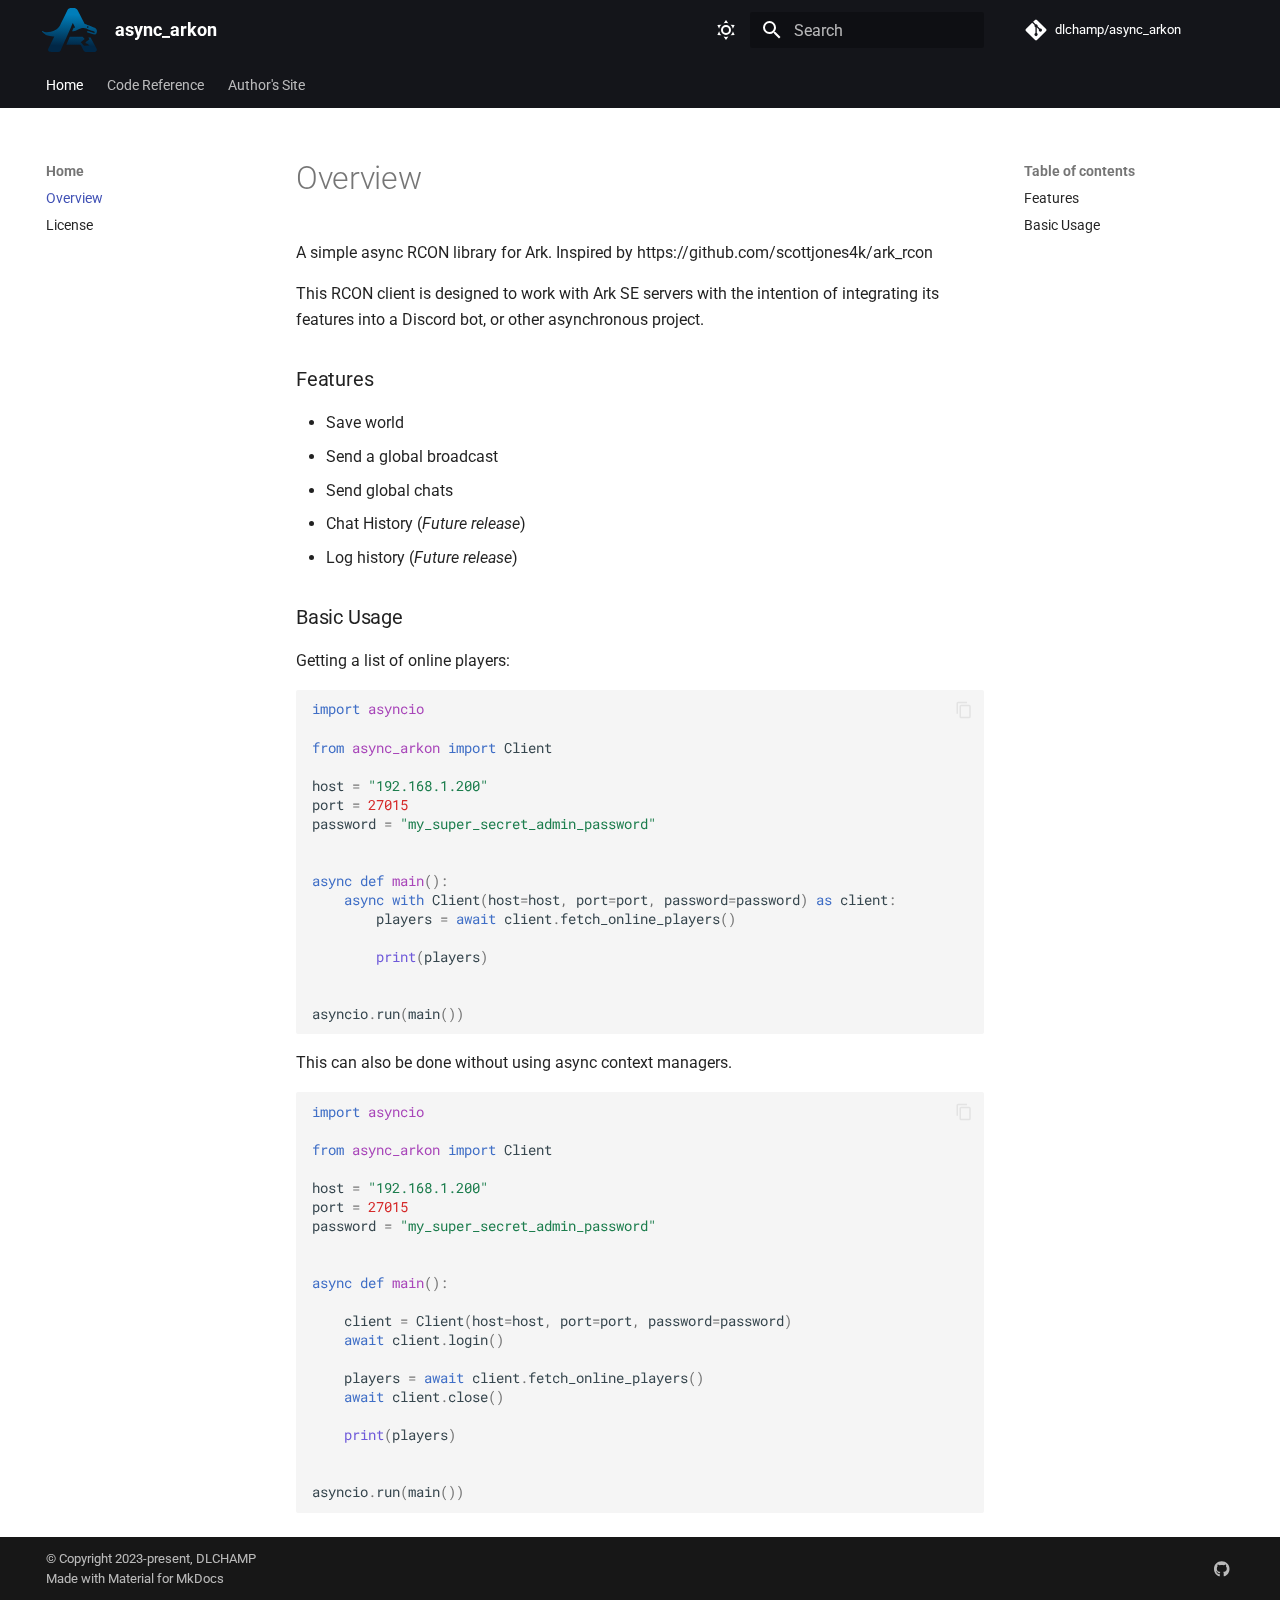
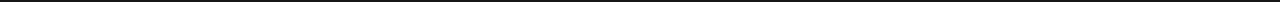
<file: index.html>
<!doctype html><html lang=en class=no-js> <head><meta charset=utf-8><meta name=viewport content="width=device-width,initial-scale=1"><meta name=description content="A simple async RCON library for Ark. Inspired by https://github.com/scottjones4k/ark_rcon"><link href=https://dlchamp.github.io/async_arkon/ rel=canonical><link href=license/ rel=next><link rel=icon href=assets/arkon.svg><meta name=generator content="mkdocs-1.5.3, mkdocs-material-9.5.2"><title>Overview - async_arkon</title><link rel=stylesheet href=assets/stylesheets/main.50c56a3b.min.css><link rel=stylesheet href=assets/stylesheets/palette.06af60db.min.css><link rel=preconnect href=https://fonts.gstatic.com crossorigin><link rel=stylesheet href="https://fonts.googleapis.com/css?family=Roboto:300,300i,400,400i,700,700i%7CRoboto+Mono:400,400i,700,700i&display=fallback"><style>:root{--md-text-font:"Roboto";--md-code-font:"Roboto Mono"}</style><link rel=stylesheet href=assets/_mkdocstrings.css><link rel=stylesheet href=assets/logo.css><script>__md_scope=new URL(".",location),__md_hash=e=>[...e].reduce((e,_)=>(e<<5)-e+_.charCodeAt(0),0),__md_get=(e,_=localStorage,t=__md_scope)=>JSON.parse(_.getItem(t.pathname+"."+e)),__md_set=(e,_,t=localStorage,a=__md_scope)=>{try{t.setItem(a.pathname+"."+e,JSON.stringify(_))}catch(e){}}</script></head> <body dir=ltr data-md-color-scheme=default data-md-color-primary=black data-md-color-accent=purple> <input class=md-toggle data-md-toggle=drawer type=checkbox id=__drawer autocomplete=off> <input class=md-toggle data-md-toggle=search type=checkbox id=__search autocomplete=off> <label class=md-overlay for=__drawer></label> <div data-md-component=skip> <a href=#features class=md-skip> Skip to content </a> </div> <div data-md-component=announce> </div> <header class=md-header data-md-component=header> <nav class="md-header__inner md-grid" aria-label=Header> <a href=. title=async_arkon class="md-header__button md-logo" aria-label=async_arkon data-md-component=logo> <img src=assets/arkon.svg alt=logo> </a> <label class="md-header__button md-icon" for=__drawer> <svg xmlns=http://www.w3.org/2000/svg viewbox="0 0 24 24"><path d="M3 6h18v2H3V6m0 5h18v2H3v-2m0 5h18v2H3v-2Z"/></svg> </label> <div class=md-header__title data-md-component=header-title> <div class=md-header__ellipsis> <div class=md-header__topic> <span class=md-ellipsis> async_arkon </span> </div> <div class=md-header__topic data-md-component=header-topic> <span class=md-ellipsis> Overview </span> </div> </div> </div> <form class=md-header__option data-md-component=palette> <input class=md-option data-md-color-media="(prefers-color-scheme: light)" data-md-color-scheme=default data-md-color-primary=black data-md-color-accent=purple aria-label="Switch to dark mode" type=radio name=__palette id=__palette_0> <label class="md-header__button md-icon" title="Switch to dark mode" for=__palette_1 hidden> <svg xmlns=http://www.w3.org/2000/svg viewbox="0 0 24 24"><path d="M12 7a5 5 0 0 1 5 5 5 5 0 0 1-5 5 5 5 0 0 1-5-5 5 5 0 0 1 5-5m0 2a3 3 0 0 0-3 3 3 3 0 0 0 3 3 3 3 0 0 0 3-3 3 3 0 0 0-3-3m0-7 2.39 3.42C13.65 5.15 12.84 5 12 5c-.84 0-1.65.15-2.39.42L12 2M3.34 7l4.16-.35A7.2 7.2 0 0 0 5.94 8.5c-.44.74-.69 1.5-.83 2.29L3.34 7m.02 10 1.76-3.77a7.131 7.131 0 0 0 2.38 4.14L3.36 17M20.65 7l-1.77 3.79a7.023 7.023 0 0 0-2.38-4.15l4.15.36m-.01 10-4.14.36c.59-.51 1.12-1.14 1.54-1.86.42-.73.69-1.5.83-2.29L20.64 17M12 22l-2.41-3.44c.74.27 1.55.44 2.41.44.82 0 1.63-.17 2.37-.44L12 22Z"/></svg> </label> <input class=md-option data-md-color-media="(prefers-color-scheme: dark)" data-md-color-scheme=slate data-md-color-primary=black data-md-color-accent=purple aria-label="Switch to light mode" type=radio name=__palette id=__palette_1> <label class="md-header__button md-icon" title="Switch to light mode" for=__palette_0 hidden> <svg xmlns=http://www.w3.org/2000/svg viewbox="0 0 24 24"><path d="m17.75 4.09-2.53 1.94.91 3.06-2.63-1.81-2.63 1.81.91-3.06-2.53-1.94L12.44 4l1.06-3 1.06 3 3.19.09m3.5 6.91-1.64 1.25.59 1.98-1.7-1.17-1.7 1.17.59-1.98L15.75 11l2.06-.05L18.5 9l.69 1.95 2.06.05m-2.28 4.95c.83-.08 1.72 1.1 1.19 1.85-.32.45-.66.87-1.08 1.27C15.17 23 8.84 23 4.94 19.07c-3.91-3.9-3.91-10.24 0-14.14.4-.4.82-.76 1.27-1.08.75-.53 1.93.36 1.85 1.19-.27 2.86.69 5.83 2.89 8.02a9.96 9.96 0 0 0 8.02 2.89m-1.64 2.02a12.08 12.08 0 0 1-7.8-3.47c-2.17-2.19-3.33-5-3.49-7.82-2.81 3.14-2.7 7.96.31 10.98 3.02 3.01 7.84 3.12 10.98.31Z"/></svg> </label> </form> <script>var media,input,key,value,palette=__md_get("__palette");if(palette&&palette.color){"(prefers-color-scheme)"===palette.color.media&&(media=matchMedia("(prefers-color-scheme: light)"),input=document.querySelector(media.matches?"[data-md-color-media='(prefers-color-scheme: light)']":"[data-md-color-media='(prefers-color-scheme: dark)']"),palette.color.media=input.getAttribute("data-md-color-media"),palette.color.scheme=input.getAttribute("data-md-color-scheme"),palette.color.primary=input.getAttribute("data-md-color-primary"),palette.color.accent=input.getAttribute("data-md-color-accent"));for([key,value]of Object.entries(palette.color))document.body.setAttribute("data-md-color-"+key,value)}</script> <label class="md-header__button md-icon" for=__search> <svg xmlns=http://www.w3.org/2000/svg viewbox="0 0 24 24"><path d="M9.5 3A6.5 6.5 0 0 1 16 9.5c0 1.61-.59 3.09-1.56 4.23l.27.27h.79l5 5-1.5 1.5-5-5v-.79l-.27-.27A6.516 6.516 0 0 1 9.5 16 6.5 6.5 0 0 1 3 9.5 6.5 6.5 0 0 1 9.5 3m0 2C7 5 5 7 5 9.5S7 14 9.5 14 14 12 14 9.5 12 5 9.5 5Z"/></svg> </label> <div class=md-search data-md-component=search role=dialog> <label class=md-search__overlay for=__search></label> <div class=md-search__inner role=search> <form class=md-search__form name=search> <input type=text class=md-search__input name=query aria-label=Search placeholder=Search autocapitalize=off autocorrect=off autocomplete=off spellcheck=false data-md-component=search-query required> <label class="md-search__icon md-icon" for=__search> <svg xmlns=http://www.w3.org/2000/svg viewbox="0 0 24 24"><path d="M9.5 3A6.5 6.5 0 0 1 16 9.5c0 1.61-.59 3.09-1.56 4.23l.27.27h.79l5 5-1.5 1.5-5-5v-.79l-.27-.27A6.516 6.516 0 0 1 9.5 16 6.5 6.5 0 0 1 3 9.5 6.5 6.5 0 0 1 9.5 3m0 2C7 5 5 7 5 9.5S7 14 9.5 14 14 12 14 9.5 12 5 9.5 5Z"/></svg> <svg xmlns=http://www.w3.org/2000/svg viewbox="0 0 24 24"><path d="M20 11v2H8l5.5 5.5-1.42 1.42L4.16 12l7.92-7.92L13.5 5.5 8 11h12Z"/></svg> </label> <nav class=md-search__options aria-label=Search> <a href=javascript:void(0) class="md-search__icon md-icon" title=Share aria-label=Share data-clipboard data-clipboard-text data-md-component=search-share tabindex=-1> <svg xmlns=http://www.w3.org/2000/svg viewbox="0 0 24 24"><path d="M18 16.08c-.76 0-1.44.3-1.96.77L8.91 12.7c.05-.23.09-.46.09-.7 0-.24-.04-.47-.09-.7l7.05-4.11c.54.5 1.25.81 2.04.81a3 3 0 0 0 3-3 3 3 0 0 0-3-3 3 3 0 0 0-3 3c0 .24.04.47.09.7L8.04 9.81C7.5 9.31 6.79 9 6 9a3 3 0 0 0-3 3 3 3 0 0 0 3 3c.79 0 1.5-.31 2.04-.81l7.12 4.15c-.05.21-.08.43-.08.66 0 1.61 1.31 2.91 2.92 2.91 1.61 0 2.92-1.3 2.92-2.91A2.92 2.92 0 0 0 18 16.08Z"/></svg> </a> <button type=reset class="md-search__icon md-icon" title=Clear aria-label=Clear tabindex=-1> <svg xmlns=http://www.w3.org/2000/svg viewbox="0 0 24 24"><path d="M19 6.41 17.59 5 12 10.59 6.41 5 5 6.41 10.59 12 5 17.59 6.41 19 12 13.41 17.59 19 19 17.59 13.41 12 19 6.41Z"/></svg> </button> </nav> <div class=md-search__suggest data-md-component=search-suggest></div> </form> <div class=md-search__output> <div class=md-search__scrollwrap data-md-scrollfix> <div class=md-search-result data-md-component=search-result> <div class=md-search-result__meta> Initializing search </div> <ol class=md-search-result__list role=presentation></ol> </div> </div> </div> </div> </div> <div class=md-header__source> <a href=https://github.com/dlchamp/async_arkon title="Go to repository" class=md-source data-md-component=source> <div class="md-source__icon md-icon"> <svg xmlns=http://www.w3.org/2000/svg viewbox="0 0 448 512"><!-- Font Awesome Free 6.5.1 by @fontawesome - https://fontawesome.com License - https://fontawesome.com/license/free (Icons: CC BY 4.0, Fonts: SIL OFL 1.1, Code: MIT License) Copyright 2023 Fonticons, Inc.--><path d="M439.55 236.05 244 40.45a28.87 28.87 0 0 0-40.81 0l-40.66 40.63 51.52 51.52c27.06-9.14 52.68 16.77 43.39 43.68l49.66 49.66c34.23-11.8 61.18 31 35.47 56.69-26.49 26.49-70.21-2.87-56-37.34L240.22 199v121.85c25.3 12.54 22.26 41.85 9.08 55a34.34 34.34 0 0 1-48.55 0c-17.57-17.6-11.07-46.91 11.25-56v-123c-20.8-8.51-24.6-30.74-18.64-45L142.57 101 8.45 235.14a28.86 28.86 0 0 0 0 40.81l195.61 195.6a28.86 28.86 0 0 0 40.8 0l194.69-194.69a28.86 28.86 0 0 0 0-40.81z"/></svg> </div> <div class=md-source__repository> dlchamp/async_arkon </div> </a> </div> </nav> </header> <div class=md-container data-md-component=container> <nav class=md-tabs aria-label=Tabs data-md-component=tabs> <div class=md-grid> <ul class=md-tabs__list> <li class="md-tabs__item md-tabs__item--active"> <a href=. class=md-tabs__link> Home </a> </li> <li class=md-tabs__item> <a href=reference/async_arkon/client/ class=md-tabs__link> Code Reference </a> </li> <li class=md-tabs__item> <a href=https://dlchamp.com class=md-tabs__link> Author's Site </a> </li> </ul> </div> </nav> <main class=md-main data-md-component=main> <div class="md-main__inner md-grid"> <div class="md-sidebar md-sidebar--primary" data-md-component=sidebar data-md-type=navigation> <div class=md-sidebar__scrollwrap> <div class=md-sidebar__inner> <nav class="md-nav md-nav--primary md-nav--lifted" aria-label=Navigation data-md-level=0> <label class=md-nav__title for=__drawer> <a href=. title=async_arkon class="md-nav__button md-logo" aria-label=async_arkon data-md-component=logo> <img src=assets/arkon.svg alt=logo> </a> async_arkon </label> <div class=md-nav__source> <a href=https://github.com/dlchamp/async_arkon title="Go to repository" class=md-source data-md-component=source> <div class="md-source__icon md-icon"> <svg xmlns=http://www.w3.org/2000/svg viewbox="0 0 448 512"><!-- Font Awesome Free 6.5.1 by @fontawesome - https://fontawesome.com License - https://fontawesome.com/license/free (Icons: CC BY 4.0, Fonts: SIL OFL 1.1, Code: MIT License) Copyright 2023 Fonticons, Inc.--><path d="M439.55 236.05 244 40.45a28.87 28.87 0 0 0-40.81 0l-40.66 40.63 51.52 51.52c27.06-9.14 52.68 16.77 43.39 43.68l49.66 49.66c34.23-11.8 61.18 31 35.47 56.69-26.49 26.49-70.21-2.87-56-37.34L240.22 199v121.85c25.3 12.54 22.26 41.85 9.08 55a34.34 34.34 0 0 1-48.55 0c-17.57-17.6-11.07-46.91 11.25-56v-123c-20.8-8.51-24.6-30.74-18.64-45L142.57 101 8.45 235.14a28.86 28.86 0 0 0 0 40.81l195.61 195.6a28.86 28.86 0 0 0 40.8 0l194.69-194.69a28.86 28.86 0 0 0 0-40.81z"/></svg> </div> <div class=md-source__repository> dlchamp/async_arkon </div> </a> </div> <ul class=md-nav__list data-md-scrollfix> <li class="md-nav__item md-nav__item--active md-nav__item--section md-nav__item--nested"> <input class="md-nav__toggle md-toggle " type=checkbox id=__nav_1 checked> <label class=md-nav__link for=__nav_1 id=__nav_1_label tabindex> <span class=md-ellipsis> Home </span> <span class="md-nav__icon md-icon"></span> </label> <nav class=md-nav data-md-level=1 aria-labelledby=__nav_1_label aria-expanded=true> <label class=md-nav__title for=__nav_1> <span class="md-nav__icon md-icon"></span> Home </label> <ul class=md-nav__list data-md-scrollfix> <li class="md-nav__item md-nav__item--active"> <input class="md-nav__toggle md-toggle" type=checkbox id=__toc> <label class="md-nav__link md-nav__link--active" for=__toc> <span class=md-ellipsis> Overview </span> <span class="md-nav__icon md-icon"></span> </label> <a href=. class="md-nav__link md-nav__link--active"> <span class=md-ellipsis> Overview </span> </a> <nav class="md-nav md-nav--secondary" aria-label="Table of contents"> <label class=md-nav__title for=__toc> <span class="md-nav__icon md-icon"></span> Table of contents </label> <ul class=md-nav__list data-md-component=toc data-md-scrollfix> <li class=md-nav__item> <a href=#features class=md-nav__link> <span class=md-ellipsis> Features </span> </a> </li> <li class=md-nav__item> <a href=#basic-usage class=md-nav__link> <span class=md-ellipsis> Basic Usage </span> </a> </li> </ul> </nav> </li> <li class=md-nav__item> <a href=license/ class=md-nav__link> <span class=md-ellipsis> License </span> </a> </li> </ul> </nav> </li> <li class="md-nav__item md-nav__item--section md-nav__item--nested"> <input class="md-nav__toggle md-toggle " type=checkbox id=__nav_2> <label class=md-nav__link for=__nav_2 id=__nav_2_label tabindex> <span class=md-ellipsis> Code Reference </span> <span class="md-nav__icon md-icon"></span> </label> <nav class=md-nav data-md-level=1 aria-labelledby=__nav_2_label aria-expanded=false> <label class=md-nav__title for=__nav_2> <span class="md-nav__icon md-icon"></span> Code Reference </label> <ul class=md-nav__list data-md-scrollfix> <li class="md-nav__item md-nav__item--section md-nav__item--nested"> <input class="md-nav__toggle md-toggle " type=checkbox id=__nav_2_1> <label class=md-nav__link for=__nav_2_1 id=__nav_2_1_label tabindex> <span class=md-ellipsis> async_arkon </span> <span class="md-nav__icon md-icon"></span> </label> <nav class=md-nav data-md-level=2 aria-labelledby=__nav_2_1_label aria-expanded=false> <label class=md-nav__title for=__nav_2_1> <span class="md-nav__icon md-icon"></span> async_arkon </label> <ul class=md-nav__list data-md-scrollfix> <li class=md-nav__item> <a href=reference/async_arkon/client/ class=md-nav__link> <span class=md-ellipsis> client </span> </a> </li> <li class="md-nav__item md-nav__item--nested"> <input class="md-nav__toggle md-toggle " type=checkbox id=__nav_2_1_2> <label class=md-nav__link for=__nav_2_1_2 id=__nav_2_1_2_label tabindex=0> <span class=md-ellipsis> types </span> <span class="md-nav__icon md-icon"></span> </label> <nav class=md-nav data-md-level=3 aria-labelledby=__nav_2_1_2_label aria-expanded=false> <label class=md-nav__title for=__nav_2_1_2> <span class="md-nav__icon md-icon"></span> types </label> <ul class=md-nav__list data-md-scrollfix> <li class=md-nav__item> <a href=reference/async_arkon/types/base/ class=md-nav__link> <span class=md-ellipsis> base </span> </a> </li> <li class=md-nav__item> <a href=reference/async_arkon/types/logline/ class=md-nav__link> <span class=md-ellipsis> logline </span> </a> </li> <li class=md-nav__item> <a href=reference/async_arkon/types/mixins/ class=md-nav__link> <span class=md-ellipsis> mixins </span> </a> </li> <li class=md-nav__item> <a href=reference/async_arkon/types/packet/ class=md-nav__link> <span class=md-ellipsis> packet </span> </a> </li> <li class=md-nav__item> <a href=reference/async_arkon/types/player/ class=md-nav__link> <span class=md-ellipsis> player </span> </a> </li> </ul> </nav> </li> </ul> </nav> </li> </ul> </nav> </li> <li class=md-nav__item> <a href=https://dlchamp.com class=md-nav__link> <span class=md-ellipsis> Author's Site </span> </a> </li> </ul> </nav> </div> </div> </div> <div class="md-sidebar md-sidebar--secondary" data-md-component=sidebar data-md-type=toc> <div class=md-sidebar__scrollwrap> <div class=md-sidebar__inner> <nav class="md-nav md-nav--secondary" aria-label="Table of contents"> <label class=md-nav__title for=__toc> <span class="md-nav__icon md-icon"></span> Table of contents </label> <ul class=md-nav__list data-md-component=toc data-md-scrollfix> <li class=md-nav__item> <a href=#features class=md-nav__link> <span class=md-ellipsis> Features </span> </a> </li> <li class=md-nav__item> <a href=#basic-usage class=md-nav__link> <span class=md-ellipsis> Basic Usage </span> </a> </li> </ul> </nav> </div> </div> </div> <div class=md-content data-md-component=content> <article class="md-content__inner md-typeset"> <h1>Overview</h1> <p>A simple async RCON library for Ark. Inspired by https://github.com/scottjones4k/ark_rcon</p> <p>This RCON client is designed to work with Ark SE servers with the intention of integrating its features into a Discord bot, or other asynchronous project.</p> <h3 id=features>Features<a class=headerlink href=#features title="Permanent link">&para;</a></h3> <ul> <li>Save world</li> <li>Send a global broadcast</li> <li>Send global chats</li> <li>Chat History (<em>Future release</em>)</li> <li>Log history (<em>Future release</em>)</li> </ul> <h3 id=basic-usage>Basic Usage<a class=headerlink href=#basic-usage title="Permanent link">&para;</a></h3> <p>Getting a list of online players: <div class=highlight><pre><span></span><code><span class=kn>import</span> <span class=nn>asyncio</span>

<span class=kn>from</span> <span class=nn>async_arkon</span> <span class=kn>import</span> <span class=n>Client</span>

<span class=n>host</span> <span class=o>=</span> <span class=s2>&quot;192.168.1.200&quot;</span>
<span class=n>port</span> <span class=o>=</span> <span class=mi>27015</span>
<span class=n>password</span> <span class=o>=</span> <span class=s2>&quot;my_super_secret_admin_password&quot;</span>


<span class=k>async</span> <span class=k>def</span> <span class=nf>main</span><span class=p>():</span>
    <span class=k>async</span> <span class=k>with</span> <span class=n>Client</span><span class=p>(</span><span class=n>host</span><span class=o>=</span><span class=n>host</span><span class=p>,</span> <span class=n>port</span><span class=o>=</span><span class=n>port</span><span class=p>,</span> <span class=n>password</span><span class=o>=</span><span class=n>password</span><span class=p>)</span> <span class=k>as</span> <span class=n>client</span><span class=p>:</span>
        <span class=n>players</span> <span class=o>=</span> <span class=k>await</span> <span class=n>client</span><span class=o>.</span><span class=n>fetch_online_players</span><span class=p>()</span>

        <span class=nb>print</span><span class=p>(</span><span class=n>players</span><span class=p>)</span>


<span class=n>asyncio</span><span class=o>.</span><span class=n>run</span><span class=p>(</span><span class=n>main</span><span class=p>())</span>
</code></pre></div> This can also be done without using async context managers. <div class=highlight><pre><span></span><code><span class=kn>import</span> <span class=nn>asyncio</span>

<span class=kn>from</span> <span class=nn>async_arkon</span> <span class=kn>import</span> <span class=n>Client</span>

<span class=n>host</span> <span class=o>=</span> <span class=s2>&quot;192.168.1.200&quot;</span>
<span class=n>port</span> <span class=o>=</span> <span class=mi>27015</span>
<span class=n>password</span> <span class=o>=</span> <span class=s2>&quot;my_super_secret_admin_password&quot;</span>


<span class=k>async</span> <span class=k>def</span> <span class=nf>main</span><span class=p>():</span>

    <span class=n>client</span> <span class=o>=</span> <span class=n>Client</span><span class=p>(</span><span class=n>host</span><span class=o>=</span><span class=n>host</span><span class=p>,</span> <span class=n>port</span><span class=o>=</span><span class=n>port</span><span class=p>,</span> <span class=n>password</span><span class=o>=</span><span class=n>password</span><span class=p>)</span>
    <span class=k>await</span> <span class=n>client</span><span class=o>.</span><span class=n>login</span><span class=p>()</span>

    <span class=n>players</span> <span class=o>=</span> <span class=k>await</span> <span class=n>client</span><span class=o>.</span><span class=n>fetch_online_players</span><span class=p>()</span>
    <span class=k>await</span> <span class=n>client</span><span class=o>.</span><span class=n>close</span><span class=p>()</span>

    <span class=nb>print</span><span class=p>(</span><span class=n>players</span><span class=p>)</span>


<span class=n>asyncio</span><span class=o>.</span><span class=n>run</span><span class=p>(</span><span class=n>main</span><span class=p>())</span>
</code></pre></div></p> </article> </div> <script>var target=document.getElementById(location.hash.slice(1));target&&target.name&&(target.checked=target.name.startsWith("__tabbed_"))</script> </div> <button type=button class="md-top md-icon" data-md-component=top hidden> <svg xmlns=http://www.w3.org/2000/svg viewbox="0 0 24 24"><path d="M13 20h-2V8l-5.5 5.5-1.42-1.42L12 4.16l7.92 7.92-1.42 1.42L13 8v12Z"/></svg> Back to top </button> </main> <footer class=md-footer> <div class="md-footer-meta md-typeset"> <div class="md-footer-meta__inner md-grid"> <div class=md-copyright> <div class=md-copyright__highlight> &copy; Copyright 2023-present, <a href=https://github.com/DLCHAMP>DLCHAMP </div> Made with <a href=https://squidfunk.github.io/mkdocs-material/ target=_blank rel=noopener> Material for MkDocs </a> </div> <div class=md-social> <a href=https://github.com/dlchamp target=_blank rel=noopener title=github.com class=md-social__link> <svg xmlns=http://www.w3.org/2000/svg viewbox="0 0 496 512"><!-- Font Awesome Free 6.5.1 by @fontawesome - https://fontawesome.com License - https://fontawesome.com/license/free (Icons: CC BY 4.0, Fonts: SIL OFL 1.1, Code: MIT License) Copyright 2023 Fonticons, Inc.--><path d="M165.9 397.4c0 2-2.3 3.6-5.2 3.6-3.3.3-5.6-1.3-5.6-3.6 0-2 2.3-3.6 5.2-3.6 3-.3 5.6 1.3 5.6 3.6zm-31.1-4.5c-.7 2 1.3 4.3 4.3 4.9 2.6 1 5.6 0 6.2-2s-1.3-4.3-4.3-5.2c-2.6-.7-5.5.3-6.2 2.3zm44.2-1.7c-2.9.7-4.9 2.6-4.6 4.9.3 2 2.9 3.3 5.9 2.6 2.9-.7 4.9-2.6 4.6-4.6-.3-1.9-3-3.2-5.9-2.9zM244.8 8C106.1 8 0 113.3 0 252c0 110.9 69.8 205.8 169.5 239.2 12.8 2.3 17.3-5.6 17.3-12.1 0-6.2-.3-40.4-.3-61.4 0 0-70 15-84.7-29.8 0 0-11.4-29.1-27.8-36.6 0 0-22.9-15.7 1.6-15.4 0 0 24.9 2 38.6 25.8 21.9 38.6 58.6 27.5 72.9 20.9 2.3-16 8.8-27.1 16-33.7-55.9-6.2-112.3-14.3-112.3-110.5 0-27.5 7.6-41.3 23.6-58.9-2.6-6.5-11.1-33.3 2.6-67.9 20.9-6.5 69 27 69 27 20-5.6 41.5-8.5 62.8-8.5s42.8 2.9 62.8 8.5c0 0 48.1-33.6 69-27 13.7 34.7 5.2 61.4 2.6 67.9 16 17.7 25.8 31.5 25.8 58.9 0 96.5-58.9 104.2-114.8 110.5 9.2 7.9 17 22.9 17 46.4 0 33.7-.3 75.4-.3 83.6 0 6.5 4.6 14.4 17.3 12.1C428.2 457.8 496 362.9 496 252 496 113.3 383.5 8 244.8 8zM97.2 352.9c-1.3 1-1 3.3.7 5.2 1.6 1.6 3.9 2.3 5.2 1 1.3-1 1-3.3-.7-5.2-1.6-1.6-3.9-2.3-5.2-1zm-10.8-8.1c-.7 1.3.3 2.9 2.3 3.9 1.6 1 3.6.7 4.3-.7.7-1.3-.3-2.9-2.3-3.9-2-.6-3.6-.3-4.3.7zm32.4 35.6c-1.6 1.3-1 4.3 1.3 6.2 2.3 2.3 5.2 2.6 6.5 1 1.3-1.3.7-4.3-1.3-6.2-2.2-2.3-5.2-2.6-6.5-1zm-11.4-14.7c-1.6 1-1.6 3.6 0 5.9 1.6 2.3 4.3 3.3 5.6 2.3 1.6-1.3 1.6-3.9 0-6.2-1.4-2.3-4-3.3-5.6-2z"/></svg> </a> </div> </div> </div> </footer> </div> <div class=md-dialog data-md-component=dialog> <div class="md-dialog__inner md-typeset"></div> </div> <script id=__config type=application/json>{"base": ".", "features": ["content.code.copy", "navigation.sections", "navigation.tabs", "navigation.top", "search.share", "search.suggest"], "search": "assets/javascripts/workers/search.f886a092.min.js", "translations": {"clipboard.copied": "Copied to clipboard", "clipboard.copy": "Copy to clipboard", "search.result.more.one": "1 more on this page", "search.result.more.other": "# more on this page", "search.result.none": "No matching documents", "search.result.one": "1 matching document", "search.result.other": "# matching documents", "search.result.placeholder": "Type to start searching", "search.result.term.missing": "Missing", "select.version": "Select version"}}</script> <script src=assets/javascripts/bundle.d7c377c4.min.js></script> </body> </html>
</file>
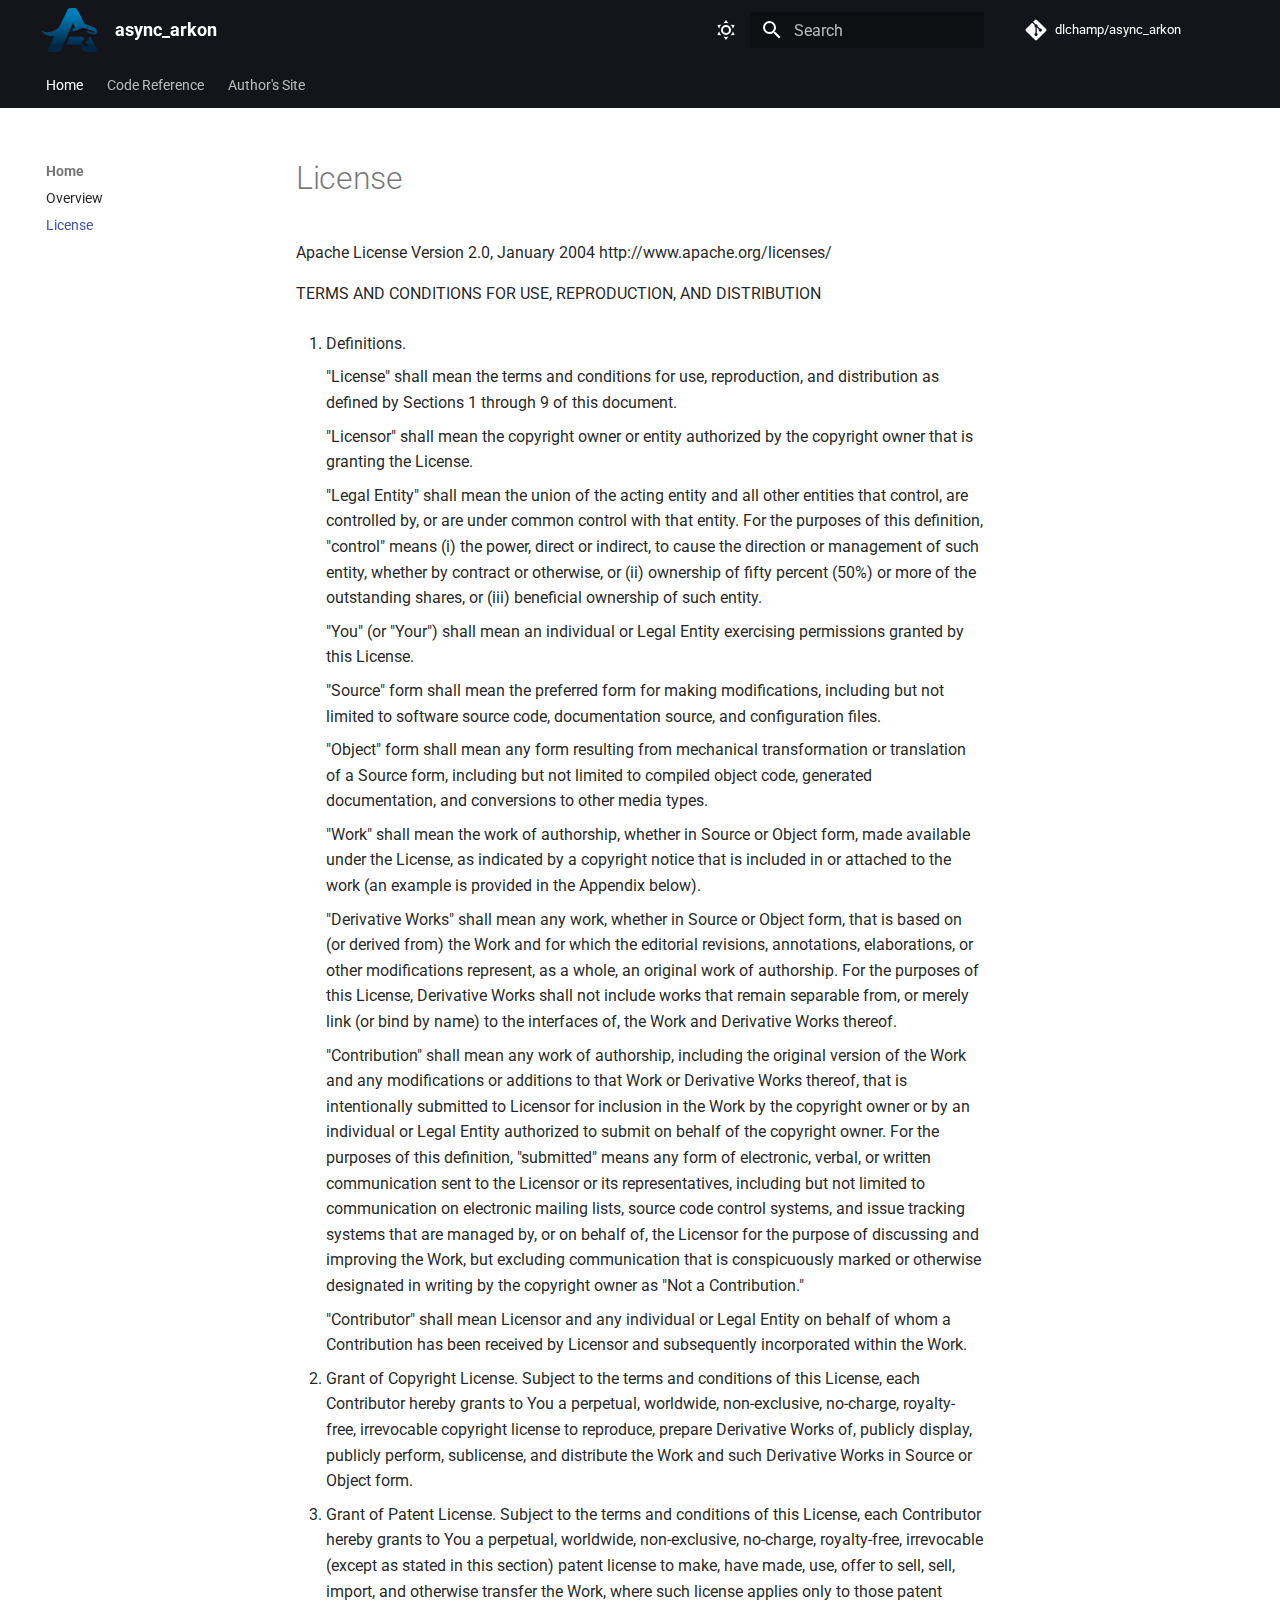
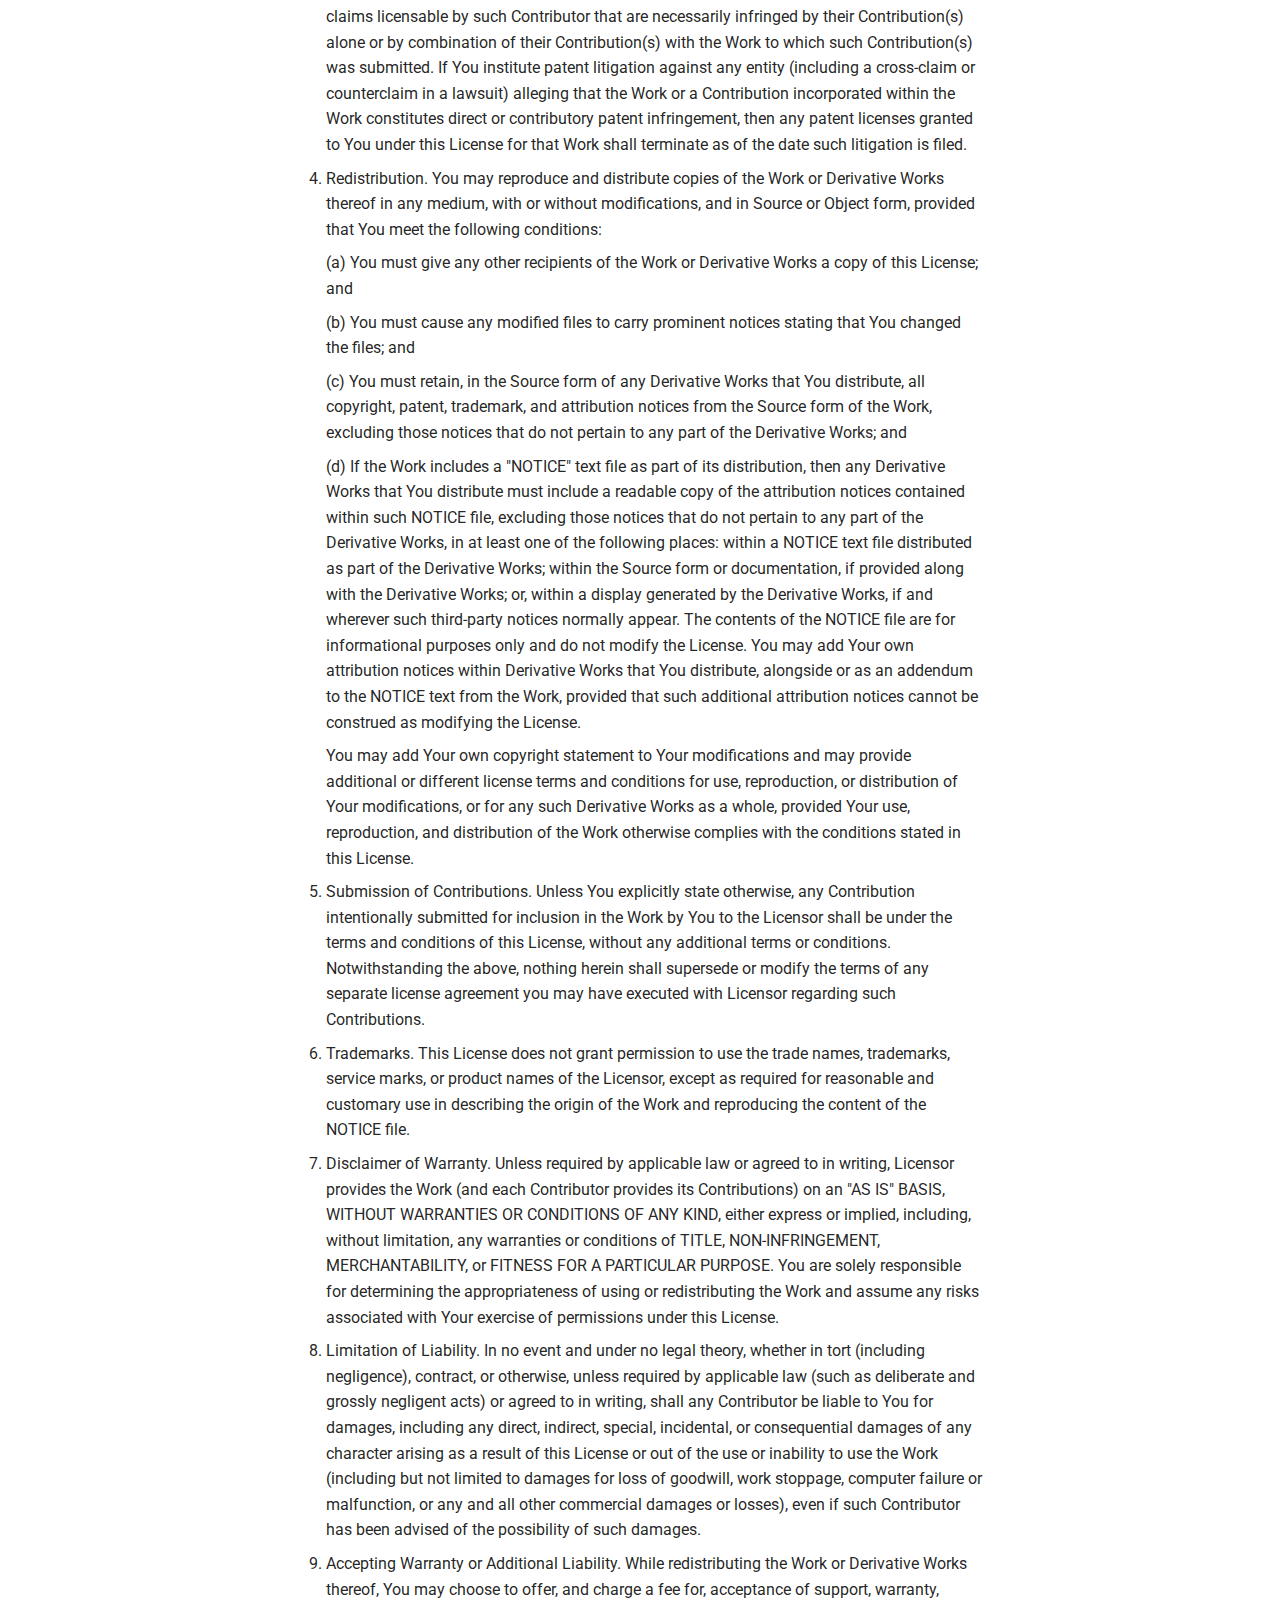
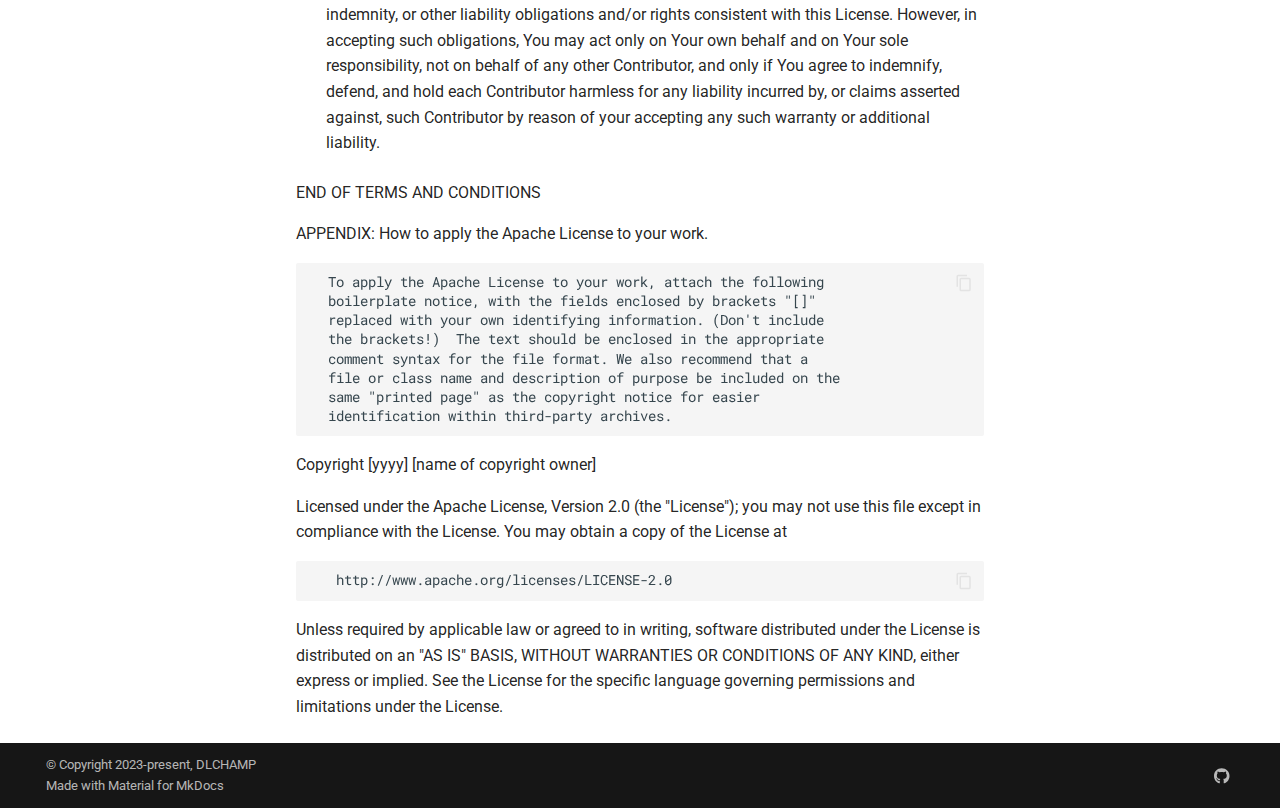
<file: license/index.html>
<!doctype html><html lang=en class=no-js> <head><meta charset=utf-8><meta name=viewport content="width=device-width,initial-scale=1"><meta name=description content="A simple async RCON library for Ark. Inspired by https://github.com/scottjones4k/ark_rcon"><link href=https://dlchamp.github.io/async_arkon/license/ rel=canonical><link rel=prev href=..><link href=../reference/async_arkon/client/ rel=next><link rel=icon href=../assets/arkon.svg><meta name=generator content="mkdocs-1.5.3, mkdocs-material-9.5.2"><title>License - async_arkon</title><link rel=stylesheet href=../assets/stylesheets/main.50c56a3b.min.css><link rel=stylesheet href=../assets/stylesheets/palette.06af60db.min.css><link rel=preconnect href=https://fonts.gstatic.com crossorigin><link rel=stylesheet href="https://fonts.googleapis.com/css?family=Roboto:300,300i,400,400i,700,700i%7CRoboto+Mono:400,400i,700,700i&display=fallback"><style>:root{--md-text-font:"Roboto";--md-code-font:"Roboto Mono"}</style><link rel=stylesheet href=../assets/_mkdocstrings.css><link rel=stylesheet href=../assets/logo.css><script>__md_scope=new URL("..",location),__md_hash=e=>[...e].reduce((e,_)=>(e<<5)-e+_.charCodeAt(0),0),__md_get=(e,_=localStorage,t=__md_scope)=>JSON.parse(_.getItem(t.pathname+"."+e)),__md_set=(e,_,t=localStorage,a=__md_scope)=>{try{t.setItem(a.pathname+"."+e,JSON.stringify(_))}catch(e){}}</script></head> <body dir=ltr data-md-color-scheme=default data-md-color-primary=black data-md-color-accent=purple> <input class=md-toggle data-md-toggle=drawer type=checkbox id=__drawer autocomplete=off> <input class=md-toggle data-md-toggle=search type=checkbox id=__search autocomplete=off> <label class=md-overlay for=__drawer></label> <div data-md-component=skip> </div> <div data-md-component=announce> </div> <header class=md-header data-md-component=header> <nav class="md-header__inner md-grid" aria-label=Header> <a href=.. title=async_arkon class="md-header__button md-logo" aria-label=async_arkon data-md-component=logo> <img src=../assets/arkon.svg alt=logo> </a> <label class="md-header__button md-icon" for=__drawer> <svg xmlns=http://www.w3.org/2000/svg viewbox="0 0 24 24"><path d="M3 6h18v2H3V6m0 5h18v2H3v-2m0 5h18v2H3v-2Z"/></svg> </label> <div class=md-header__title data-md-component=header-title> <div class=md-header__ellipsis> <div class=md-header__topic> <span class=md-ellipsis> async_arkon </span> </div> <div class=md-header__topic data-md-component=header-topic> <span class=md-ellipsis> License </span> </div> </div> </div> <form class=md-header__option data-md-component=palette> <input class=md-option data-md-color-media="(prefers-color-scheme: light)" data-md-color-scheme=default data-md-color-primary=black data-md-color-accent=purple aria-label="Switch to dark mode" type=radio name=__palette id=__palette_0> <label class="md-header__button md-icon" title="Switch to dark mode" for=__palette_1 hidden> <svg xmlns=http://www.w3.org/2000/svg viewbox="0 0 24 24"><path d="M12 7a5 5 0 0 1 5 5 5 5 0 0 1-5 5 5 5 0 0 1-5-5 5 5 0 0 1 5-5m0 2a3 3 0 0 0-3 3 3 3 0 0 0 3 3 3 3 0 0 0 3-3 3 3 0 0 0-3-3m0-7 2.39 3.42C13.65 5.15 12.84 5 12 5c-.84 0-1.65.15-2.39.42L12 2M3.34 7l4.16-.35A7.2 7.2 0 0 0 5.94 8.5c-.44.74-.69 1.5-.83 2.29L3.34 7m.02 10 1.76-3.77a7.131 7.131 0 0 0 2.38 4.14L3.36 17M20.65 7l-1.77 3.79a7.023 7.023 0 0 0-2.38-4.15l4.15.36m-.01 10-4.14.36c.59-.51 1.12-1.14 1.54-1.86.42-.73.69-1.5.83-2.29L20.64 17M12 22l-2.41-3.44c.74.27 1.55.44 2.41.44.82 0 1.63-.17 2.37-.44L12 22Z"/></svg> </label> <input class=md-option data-md-color-media="(prefers-color-scheme: dark)" data-md-color-scheme=slate data-md-color-primary=black data-md-color-accent=purple aria-label="Switch to light mode" type=radio name=__palette id=__palette_1> <label class="md-header__button md-icon" title="Switch to light mode" for=__palette_0 hidden> <svg xmlns=http://www.w3.org/2000/svg viewbox="0 0 24 24"><path d="m17.75 4.09-2.53 1.94.91 3.06-2.63-1.81-2.63 1.81.91-3.06-2.53-1.94L12.44 4l1.06-3 1.06 3 3.19.09m3.5 6.91-1.64 1.25.59 1.98-1.7-1.17-1.7 1.17.59-1.98L15.75 11l2.06-.05L18.5 9l.69 1.95 2.06.05m-2.28 4.95c.83-.08 1.72 1.1 1.19 1.85-.32.45-.66.87-1.08 1.27C15.17 23 8.84 23 4.94 19.07c-3.91-3.9-3.91-10.24 0-14.14.4-.4.82-.76 1.27-1.08.75-.53 1.93.36 1.85 1.19-.27 2.86.69 5.83 2.89 8.02a9.96 9.96 0 0 0 8.02 2.89m-1.64 2.02a12.08 12.08 0 0 1-7.8-3.47c-2.17-2.19-3.33-5-3.49-7.82-2.81 3.14-2.7 7.96.31 10.98 3.02 3.01 7.84 3.12 10.98.31Z"/></svg> </label> </form> <script>var media,input,key,value,palette=__md_get("__palette");if(palette&&palette.color){"(prefers-color-scheme)"===palette.color.media&&(media=matchMedia("(prefers-color-scheme: light)"),input=document.querySelector(media.matches?"[data-md-color-media='(prefers-color-scheme: light)']":"[data-md-color-media='(prefers-color-scheme: dark)']"),palette.color.media=input.getAttribute("data-md-color-media"),palette.color.scheme=input.getAttribute("data-md-color-scheme"),palette.color.primary=input.getAttribute("data-md-color-primary"),palette.color.accent=input.getAttribute("data-md-color-accent"));for([key,value]of Object.entries(palette.color))document.body.setAttribute("data-md-color-"+key,value)}</script> <label class="md-header__button md-icon" for=__search> <svg xmlns=http://www.w3.org/2000/svg viewbox="0 0 24 24"><path d="M9.5 3A6.5 6.5 0 0 1 16 9.5c0 1.61-.59 3.09-1.56 4.23l.27.27h.79l5 5-1.5 1.5-5-5v-.79l-.27-.27A6.516 6.516 0 0 1 9.5 16 6.5 6.5 0 0 1 3 9.5 6.5 6.5 0 0 1 9.5 3m0 2C7 5 5 7 5 9.5S7 14 9.5 14 14 12 14 9.5 12 5 9.5 5Z"/></svg> </label> <div class=md-search data-md-component=search role=dialog> <label class=md-search__overlay for=__search></label> <div class=md-search__inner role=search> <form class=md-search__form name=search> <input type=text class=md-search__input name=query aria-label=Search placeholder=Search autocapitalize=off autocorrect=off autocomplete=off spellcheck=false data-md-component=search-query required> <label class="md-search__icon md-icon" for=__search> <svg xmlns=http://www.w3.org/2000/svg viewbox="0 0 24 24"><path d="M9.5 3A6.5 6.5 0 0 1 16 9.5c0 1.61-.59 3.09-1.56 4.23l.27.27h.79l5 5-1.5 1.5-5-5v-.79l-.27-.27A6.516 6.516 0 0 1 9.5 16 6.5 6.5 0 0 1 3 9.5 6.5 6.5 0 0 1 9.5 3m0 2C7 5 5 7 5 9.5S7 14 9.5 14 14 12 14 9.5 12 5 9.5 5Z"/></svg> <svg xmlns=http://www.w3.org/2000/svg viewbox="0 0 24 24"><path d="M20 11v2H8l5.5 5.5-1.42 1.42L4.16 12l7.92-7.92L13.5 5.5 8 11h12Z"/></svg> </label> <nav class=md-search__options aria-label=Search> <a href=javascript:void(0) class="md-search__icon md-icon" title=Share aria-label=Share data-clipboard data-clipboard-text data-md-component=search-share tabindex=-1> <svg xmlns=http://www.w3.org/2000/svg viewbox="0 0 24 24"><path d="M18 16.08c-.76 0-1.44.3-1.96.77L8.91 12.7c.05-.23.09-.46.09-.7 0-.24-.04-.47-.09-.7l7.05-4.11c.54.5 1.25.81 2.04.81a3 3 0 0 0 3-3 3 3 0 0 0-3-3 3 3 0 0 0-3 3c0 .24.04.47.09.7L8.04 9.81C7.5 9.31 6.79 9 6 9a3 3 0 0 0-3 3 3 3 0 0 0 3 3c.79 0 1.5-.31 2.04-.81l7.12 4.15c-.05.21-.08.43-.08.66 0 1.61 1.31 2.91 2.92 2.91 1.61 0 2.92-1.3 2.92-2.91A2.92 2.92 0 0 0 18 16.08Z"/></svg> </a> <button type=reset class="md-search__icon md-icon" title=Clear aria-label=Clear tabindex=-1> <svg xmlns=http://www.w3.org/2000/svg viewbox="0 0 24 24"><path d="M19 6.41 17.59 5 12 10.59 6.41 5 5 6.41 10.59 12 5 17.59 6.41 19 12 13.41 17.59 19 19 17.59 13.41 12 19 6.41Z"/></svg> </button> </nav> <div class=md-search__suggest data-md-component=search-suggest></div> </form> <div class=md-search__output> <div class=md-search__scrollwrap data-md-scrollfix> <div class=md-search-result data-md-component=search-result> <div class=md-search-result__meta> Initializing search </div> <ol class=md-search-result__list role=presentation></ol> </div> </div> </div> </div> </div> <div class=md-header__source> <a href=https://github.com/dlchamp/async_arkon title="Go to repository" class=md-source data-md-component=source> <div class="md-source__icon md-icon"> <svg xmlns=http://www.w3.org/2000/svg viewbox="0 0 448 512"><!-- Font Awesome Free 6.5.1 by @fontawesome - https://fontawesome.com License - https://fontawesome.com/license/free (Icons: CC BY 4.0, Fonts: SIL OFL 1.1, Code: MIT License) Copyright 2023 Fonticons, Inc.--><path d="M439.55 236.05 244 40.45a28.87 28.87 0 0 0-40.81 0l-40.66 40.63 51.52 51.52c27.06-9.14 52.68 16.77 43.39 43.68l49.66 49.66c34.23-11.8 61.18 31 35.47 56.69-26.49 26.49-70.21-2.87-56-37.34L240.22 199v121.85c25.3 12.54 22.26 41.85 9.08 55a34.34 34.34 0 0 1-48.55 0c-17.57-17.6-11.07-46.91 11.25-56v-123c-20.8-8.51-24.6-30.74-18.64-45L142.57 101 8.45 235.14a28.86 28.86 0 0 0 0 40.81l195.61 195.6a28.86 28.86 0 0 0 40.8 0l194.69-194.69a28.86 28.86 0 0 0 0-40.81z"/></svg> </div> <div class=md-source__repository> dlchamp/async_arkon </div> </a> </div> </nav> </header> <div class=md-container data-md-component=container> <nav class=md-tabs aria-label=Tabs data-md-component=tabs> <div class=md-grid> <ul class=md-tabs__list> <li class="md-tabs__item md-tabs__item--active"> <a href=.. class=md-tabs__link> Home </a> </li> <li class=md-tabs__item> <a href=../reference/async_arkon/client/ class=md-tabs__link> Code Reference </a> </li> <li class=md-tabs__item> <a href=https://dlchamp.com class=md-tabs__link> Author's Site </a> </li> </ul> </div> </nav> <main class=md-main data-md-component=main> <div class="md-main__inner md-grid"> <div class="md-sidebar md-sidebar--primary" data-md-component=sidebar data-md-type=navigation> <div class=md-sidebar__scrollwrap> <div class=md-sidebar__inner> <nav class="md-nav md-nav--primary md-nav--lifted" aria-label=Navigation data-md-level=0> <label class=md-nav__title for=__drawer> <a href=.. title=async_arkon class="md-nav__button md-logo" aria-label=async_arkon data-md-component=logo> <img src=../assets/arkon.svg alt=logo> </a> async_arkon </label> <div class=md-nav__source> <a href=https://github.com/dlchamp/async_arkon title="Go to repository" class=md-source data-md-component=source> <div class="md-source__icon md-icon"> <svg xmlns=http://www.w3.org/2000/svg viewbox="0 0 448 512"><!-- Font Awesome Free 6.5.1 by @fontawesome - https://fontawesome.com License - https://fontawesome.com/license/free (Icons: CC BY 4.0, Fonts: SIL OFL 1.1, Code: MIT License) Copyright 2023 Fonticons, Inc.--><path d="M439.55 236.05 244 40.45a28.87 28.87 0 0 0-40.81 0l-40.66 40.63 51.52 51.52c27.06-9.14 52.68 16.77 43.39 43.68l49.66 49.66c34.23-11.8 61.18 31 35.47 56.69-26.49 26.49-70.21-2.87-56-37.34L240.22 199v121.85c25.3 12.54 22.26 41.85 9.08 55a34.34 34.34 0 0 1-48.55 0c-17.57-17.6-11.07-46.91 11.25-56v-123c-20.8-8.51-24.6-30.74-18.64-45L142.57 101 8.45 235.14a28.86 28.86 0 0 0 0 40.81l195.61 195.6a28.86 28.86 0 0 0 40.8 0l194.69-194.69a28.86 28.86 0 0 0 0-40.81z"/></svg> </div> <div class=md-source__repository> dlchamp/async_arkon </div> </a> </div> <ul class=md-nav__list data-md-scrollfix> <li class="md-nav__item md-nav__item--active md-nav__item--section md-nav__item--nested"> <input class="md-nav__toggle md-toggle " type=checkbox id=__nav_1 checked> <label class=md-nav__link for=__nav_1 id=__nav_1_label tabindex> <span class=md-ellipsis> Home </span> <span class="md-nav__icon md-icon"></span> </label> <nav class=md-nav data-md-level=1 aria-labelledby=__nav_1_label aria-expanded=true> <label class=md-nav__title for=__nav_1> <span class="md-nav__icon md-icon"></span> Home </label> <ul class=md-nav__list data-md-scrollfix> <li class=md-nav__item> <a href=.. class=md-nav__link> <span class=md-ellipsis> Overview </span> </a> </li> <li class="md-nav__item md-nav__item--active"> <input class="md-nav__toggle md-toggle" type=checkbox id=__toc> <a href=./ class="md-nav__link md-nav__link--active"> <span class=md-ellipsis> License </span> </a> </li> </ul> </nav> </li> <li class="md-nav__item md-nav__item--section md-nav__item--nested"> <input class="md-nav__toggle md-toggle " type=checkbox id=__nav_2> <label class=md-nav__link for=__nav_2 id=__nav_2_label tabindex> <span class=md-ellipsis> Code Reference </span> <span class="md-nav__icon md-icon"></span> </label> <nav class=md-nav data-md-level=1 aria-labelledby=__nav_2_label aria-expanded=false> <label class=md-nav__title for=__nav_2> <span class="md-nav__icon md-icon"></span> Code Reference </label> <ul class=md-nav__list data-md-scrollfix> <li class="md-nav__item md-nav__item--section md-nav__item--nested"> <input class="md-nav__toggle md-toggle " type=checkbox id=__nav_2_1> <label class=md-nav__link for=__nav_2_1 id=__nav_2_1_label tabindex> <span class=md-ellipsis> async_arkon </span> <span class="md-nav__icon md-icon"></span> </label> <nav class=md-nav data-md-level=2 aria-labelledby=__nav_2_1_label aria-expanded=false> <label class=md-nav__title for=__nav_2_1> <span class="md-nav__icon md-icon"></span> async_arkon </label> <ul class=md-nav__list data-md-scrollfix> <li class=md-nav__item> <a href=../reference/async_arkon/client/ class=md-nav__link> <span class=md-ellipsis> client </span> </a> </li> <li class="md-nav__item md-nav__item--nested"> <input class="md-nav__toggle md-toggle " type=checkbox id=__nav_2_1_2> <label class=md-nav__link for=__nav_2_1_2 id=__nav_2_1_2_label tabindex=0> <span class=md-ellipsis> types </span> <span class="md-nav__icon md-icon"></span> </label> <nav class=md-nav data-md-level=3 aria-labelledby=__nav_2_1_2_label aria-expanded=false> <label class=md-nav__title for=__nav_2_1_2> <span class="md-nav__icon md-icon"></span> types </label> <ul class=md-nav__list data-md-scrollfix> <li class=md-nav__item> <a href=../reference/async_arkon/types/base/ class=md-nav__link> <span class=md-ellipsis> base </span> </a> </li> <li class=md-nav__item> <a href=../reference/async_arkon/types/logline/ class=md-nav__link> <span class=md-ellipsis> logline </span> </a> </li> <li class=md-nav__item> <a href=../reference/async_arkon/types/mixins/ class=md-nav__link> <span class=md-ellipsis> mixins </span> </a> </li> <li class=md-nav__item> <a href=../reference/async_arkon/types/packet/ class=md-nav__link> <span class=md-ellipsis> packet </span> </a> </li> <li class=md-nav__item> <a href=../reference/async_arkon/types/player/ class=md-nav__link> <span class=md-ellipsis> player </span> </a> </li> </ul> </nav> </li> </ul> </nav> </li> </ul> </nav> </li> <li class=md-nav__item> <a href=https://dlchamp.com class=md-nav__link> <span class=md-ellipsis> Author's Site </span> </a> </li> </ul> </nav> </div> </div> </div> <div class="md-sidebar md-sidebar--secondary" data-md-component=sidebar data-md-type=toc> <div class=md-sidebar__scrollwrap> <div class=md-sidebar__inner> <nav class="md-nav md-nav--secondary" aria-label="Table of contents"> </nav> </div> </div> </div> <div class=md-content data-md-component=content> <article class="md-content__inner md-typeset"> <h1>License</h1> <p>Apache License Version 2.0, January 2004 http://www.apache.org/licenses/</p> <p>TERMS AND CONDITIONS FOR USE, REPRODUCTION, AND DISTRIBUTION</p> <ol> <li> <p>Definitions.</p> <p>"License" shall mean the terms and conditions for use, reproduction, and distribution as defined by Sections 1 through 9 of this document.</p> <p>"Licensor" shall mean the copyright owner or entity authorized by the copyright owner that is granting the License.</p> <p>"Legal Entity" shall mean the union of the acting entity and all other entities that control, are controlled by, or are under common control with that entity. For the purposes of this definition, "control" means (i) the power, direct or indirect, to cause the direction or management of such entity, whether by contract or otherwise, or (ii) ownership of fifty percent (50%) or more of the outstanding shares, or (iii) beneficial ownership of such entity.</p> <p>"You" (or "Your") shall mean an individual or Legal Entity exercising permissions granted by this License.</p> <p>"Source" form shall mean the preferred form for making modifications, including but not limited to software source code, documentation source, and configuration files.</p> <p>"Object" form shall mean any form resulting from mechanical transformation or translation of a Source form, including but not limited to compiled object code, generated documentation, and conversions to other media types.</p> <p>"Work" shall mean the work of authorship, whether in Source or Object form, made available under the License, as indicated by a copyright notice that is included in or attached to the work (an example is provided in the Appendix below).</p> <p>"Derivative Works" shall mean any work, whether in Source or Object form, that is based on (or derived from) the Work and for which the editorial revisions, annotations, elaborations, or other modifications represent, as a whole, an original work of authorship. For the purposes of this License, Derivative Works shall not include works that remain separable from, or merely link (or bind by name) to the interfaces of, the Work and Derivative Works thereof.</p> <p>"Contribution" shall mean any work of authorship, including the original version of the Work and any modifications or additions to that Work or Derivative Works thereof, that is intentionally submitted to Licensor for inclusion in the Work by the copyright owner or by an individual or Legal Entity authorized to submit on behalf of the copyright owner. For the purposes of this definition, "submitted" means any form of electronic, verbal, or written communication sent to the Licensor or its representatives, including but not limited to communication on electronic mailing lists, source code control systems, and issue tracking systems that are managed by, or on behalf of, the Licensor for the purpose of discussing and improving the Work, but excluding communication that is conspicuously marked or otherwise designated in writing by the copyright owner as "Not a Contribution."</p> <p>"Contributor" shall mean Licensor and any individual or Legal Entity on behalf of whom a Contribution has been received by Licensor and subsequently incorporated within the Work.</p> </li> <li> <p>Grant of Copyright License. Subject to the terms and conditions of this License, each Contributor hereby grants to You a perpetual, worldwide, non-exclusive, no-charge, royalty-free, irrevocable copyright license to reproduce, prepare Derivative Works of, publicly display, publicly perform, sublicense, and distribute the Work and such Derivative Works in Source or Object form.</p> </li> <li> <p>Grant of Patent License. Subject to the terms and conditions of this License, each Contributor hereby grants to You a perpetual, worldwide, non-exclusive, no-charge, royalty-free, irrevocable (except as stated in this section) patent license to make, have made, use, offer to sell, sell, import, and otherwise transfer the Work, where such license applies only to those patent claims licensable by such Contributor that are necessarily infringed by their Contribution(s) alone or by combination of their Contribution(s) with the Work to which such Contribution(s) was submitted. If You institute patent litigation against any entity (including a cross-claim or counterclaim in a lawsuit) alleging that the Work or a Contribution incorporated within the Work constitutes direct or contributory patent infringement, then any patent licenses granted to You under this License for that Work shall terminate as of the date such litigation is filed.</p> </li> <li> <p>Redistribution. You may reproduce and distribute copies of the Work or Derivative Works thereof in any medium, with or without modifications, and in Source or Object form, provided that You meet the following conditions:</p> <p>(a) You must give any other recipients of the Work or Derivative Works a copy of this License; and</p> <p>(b) You must cause any modified files to carry prominent notices stating that You changed the files; and</p> <p>(c) You must retain, in the Source form of any Derivative Works that You distribute, all copyright, patent, trademark, and attribution notices from the Source form of the Work, excluding those notices that do not pertain to any part of the Derivative Works; and</p> <p>(d) If the Work includes a "NOTICE" text file as part of its distribution, then any Derivative Works that You distribute must include a readable copy of the attribution notices contained within such NOTICE file, excluding those notices that do not pertain to any part of the Derivative Works, in at least one of the following places: within a NOTICE text file distributed as part of the Derivative Works; within the Source form or documentation, if provided along with the Derivative Works; or, within a display generated by the Derivative Works, if and wherever such third-party notices normally appear. The contents of the NOTICE file are for informational purposes only and do not modify the License. You may add Your own attribution notices within Derivative Works that You distribute, alongside or as an addendum to the NOTICE text from the Work, provided that such additional attribution notices cannot be construed as modifying the License.</p> <p>You may add Your own copyright statement to Your modifications and may provide additional or different license terms and conditions for use, reproduction, or distribution of Your modifications, or for any such Derivative Works as a whole, provided Your use, reproduction, and distribution of the Work otherwise complies with the conditions stated in this License.</p> </li> <li> <p>Submission of Contributions. Unless You explicitly state otherwise, any Contribution intentionally submitted for inclusion in the Work by You to the Licensor shall be under the terms and conditions of this License, without any additional terms or conditions. Notwithstanding the above, nothing herein shall supersede or modify the terms of any separate license agreement you may have executed with Licensor regarding such Contributions.</p> </li> <li> <p>Trademarks. This License does not grant permission to use the trade names, trademarks, service marks, or product names of the Licensor, except as required for reasonable and customary use in describing the origin of the Work and reproducing the content of the NOTICE file.</p> </li> <li> <p>Disclaimer of Warranty. Unless required by applicable law or agreed to in writing, Licensor provides the Work (and each Contributor provides its Contributions) on an "AS IS" BASIS, WITHOUT WARRANTIES OR CONDITIONS OF ANY KIND, either express or implied, including, without limitation, any warranties or conditions of TITLE, NON-INFRINGEMENT, MERCHANTABILITY, or FITNESS FOR A PARTICULAR PURPOSE. You are solely responsible for determining the appropriateness of using or redistributing the Work and assume any risks associated with Your exercise of permissions under this License.</p> </li> <li> <p>Limitation of Liability. In no event and under no legal theory, whether in tort (including negligence), contract, or otherwise, unless required by applicable law (such as deliberate and grossly negligent acts) or agreed to in writing, shall any Contributor be liable to You for damages, including any direct, indirect, special, incidental, or consequential damages of any character arising as a result of this License or out of the use or inability to use the Work (including but not limited to damages for loss of goodwill, work stoppage, computer failure or malfunction, or any and all other commercial damages or losses), even if such Contributor has been advised of the possibility of such damages.</p> </li> <li> <p>Accepting Warranty or Additional Liability. While redistributing the Work or Derivative Works thereof, You may choose to offer, and charge a fee for, acceptance of support, warranty, indemnity, or other liability obligations and/or rights consistent with this License. However, in accepting such obligations, You may act only on Your own behalf and on Your sole responsibility, not on behalf of any other Contributor, and only if You agree to indemnify, defend, and hold each Contributor harmless for any liability incurred by, or claims asserted against, such Contributor by reason of your accepting any such warranty or additional liability.</p> </li> </ol> <p>END OF TERMS AND CONDITIONS</p> <p>APPENDIX: How to apply the Apache License to your work.</p> <pre><code>  To apply the Apache License to your work, attach the following
  boilerplate notice, with the fields enclosed by brackets "[]"
  replaced with your own identifying information. (Don't include
  the brackets!)  The text should be enclosed in the appropriate
  comment syntax for the file format. We also recommend that a
  file or class name and description of purpose be included on the
  same "printed page" as the copyright notice for easier
  identification within third-party archives.
</code></pre> <p>Copyright [yyyy] [name of copyright owner]</p> <p>Licensed under the Apache License, Version 2.0 (the "License"); you may not use this file except in compliance with the License. You may obtain a copy of the License at</p> <pre><code>   http://www.apache.org/licenses/LICENSE-2.0
</code></pre> <p>Unless required by applicable law or agreed to in writing, software distributed under the License is distributed on an "AS IS" BASIS, WITHOUT WARRANTIES OR CONDITIONS OF ANY KIND, either express or implied. See the License for the specific language governing permissions and limitations under the License.</p> </article> </div> <script>var target=document.getElementById(location.hash.slice(1));target&&target.name&&(target.checked=target.name.startsWith("__tabbed_"))</script> </div> <button type=button class="md-top md-icon" data-md-component=top hidden> <svg xmlns=http://www.w3.org/2000/svg viewbox="0 0 24 24"><path d="M13 20h-2V8l-5.5 5.5-1.42-1.42L12 4.16l7.92 7.92-1.42 1.42L13 8v12Z"/></svg> Back to top </button> </main> <footer class=md-footer> <div class="md-footer-meta md-typeset"> <div class="md-footer-meta__inner md-grid"> <div class=md-copyright> <div class=md-copyright__highlight> &copy; Copyright 2023-present, <a href=https://github.com/DLCHAMP>DLCHAMP </div> Made with <a href=https://squidfunk.github.io/mkdocs-material/ target=_blank rel=noopener> Material for MkDocs </a> </div> <div class=md-social> <a href=https://github.com/dlchamp target=_blank rel=noopener title=github.com class=md-social__link> <svg xmlns=http://www.w3.org/2000/svg viewbox="0 0 496 512"><!-- Font Awesome Free 6.5.1 by @fontawesome - https://fontawesome.com License - https://fontawesome.com/license/free (Icons: CC BY 4.0, Fonts: SIL OFL 1.1, Code: MIT License) Copyright 2023 Fonticons, Inc.--><path d="M165.9 397.4c0 2-2.3 3.6-5.2 3.6-3.3.3-5.6-1.3-5.6-3.6 0-2 2.3-3.6 5.2-3.6 3-.3 5.6 1.3 5.6 3.6zm-31.1-4.5c-.7 2 1.3 4.3 4.3 4.9 2.6 1 5.6 0 6.2-2s-1.3-4.3-4.3-5.2c-2.6-.7-5.5.3-6.2 2.3zm44.2-1.7c-2.9.7-4.9 2.6-4.6 4.9.3 2 2.9 3.3 5.9 2.6 2.9-.7 4.9-2.6 4.6-4.6-.3-1.9-3-3.2-5.9-2.9zM244.8 8C106.1 8 0 113.3 0 252c0 110.9 69.8 205.8 169.5 239.2 12.8 2.3 17.3-5.6 17.3-12.1 0-6.2-.3-40.4-.3-61.4 0 0-70 15-84.7-29.8 0 0-11.4-29.1-27.8-36.6 0 0-22.9-15.7 1.6-15.4 0 0 24.9 2 38.6 25.8 21.9 38.6 58.6 27.5 72.9 20.9 2.3-16 8.8-27.1 16-33.7-55.9-6.2-112.3-14.3-112.3-110.5 0-27.5 7.6-41.3 23.6-58.9-2.6-6.5-11.1-33.3 2.6-67.9 20.9-6.5 69 27 69 27 20-5.6 41.5-8.5 62.8-8.5s42.8 2.9 62.8 8.5c0 0 48.1-33.6 69-27 13.7 34.7 5.2 61.4 2.6 67.9 16 17.7 25.8 31.5 25.8 58.9 0 96.5-58.9 104.2-114.8 110.5 9.2 7.9 17 22.9 17 46.4 0 33.7-.3 75.4-.3 83.6 0 6.5 4.6 14.4 17.3 12.1C428.2 457.8 496 362.9 496 252 496 113.3 383.5 8 244.8 8zM97.2 352.9c-1.3 1-1 3.3.7 5.2 1.6 1.6 3.9 2.3 5.2 1 1.3-1 1-3.3-.7-5.2-1.6-1.6-3.9-2.3-5.2-1zm-10.8-8.1c-.7 1.3.3 2.9 2.3 3.9 1.6 1 3.6.7 4.3-.7.7-1.3-.3-2.9-2.3-3.9-2-.6-3.6-.3-4.3.7zm32.4 35.6c-1.6 1.3-1 4.3 1.3 6.2 2.3 2.3 5.2 2.6 6.5 1 1.3-1.3.7-4.3-1.3-6.2-2.2-2.3-5.2-2.6-6.5-1zm-11.4-14.7c-1.6 1-1.6 3.6 0 5.9 1.6 2.3 4.3 3.3 5.6 2.3 1.6-1.3 1.6-3.9 0-6.2-1.4-2.3-4-3.3-5.6-2z"/></svg> </a> </div> </div> </div> </footer> </div> <div class=md-dialog data-md-component=dialog> <div class="md-dialog__inner md-typeset"></div> </div> <script id=__config type=application/json>{"base": "..", "features": ["content.code.copy", "navigation.sections", "navigation.tabs", "navigation.top", "search.share", "search.suggest"], "search": "../assets/javascripts/workers/search.f886a092.min.js", "translations": {"clipboard.copied": "Copied to clipboard", "clipboard.copy": "Copy to clipboard", "search.result.more.one": "1 more on this page", "search.result.more.other": "# more on this page", "search.result.none": "No matching documents", "search.result.one": "1 matching document", "search.result.other": "# matching documents", "search.result.placeholder": "Type to start searching", "search.result.term.missing": "Missing", "select.version": "Select version"}}</script> <script src=../assets/javascripts/bundle.d7c377c4.min.js></script> </body> </html>
</file>
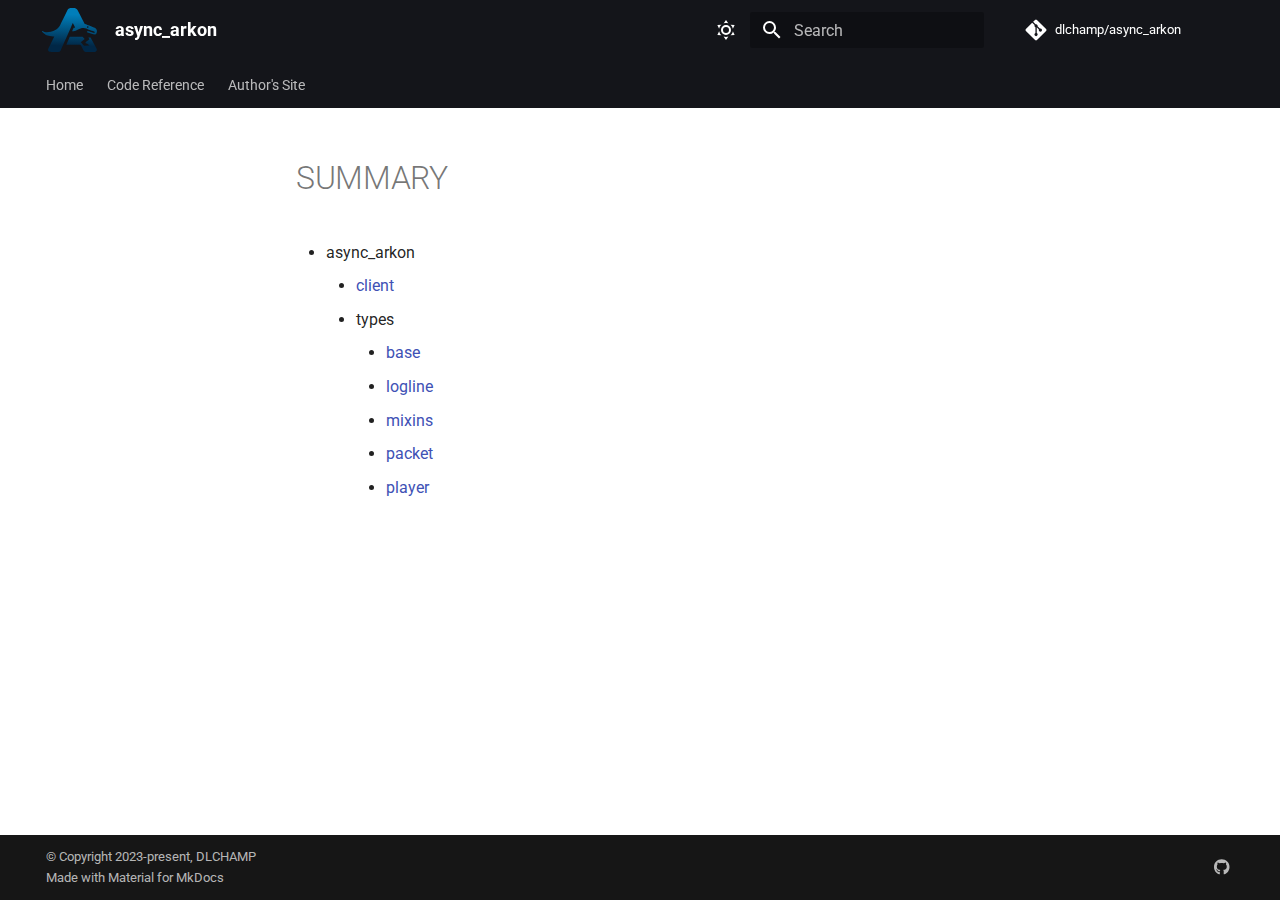
<file: reference/SUMMARY/index.html>
<!doctype html><html lang=en class=no-js> <head><meta charset=utf-8><meta name=viewport content="width=device-width,initial-scale=1"><meta name=description content="A simple async RCON library for Ark. Inspired by https://github.com/scottjones4k/ark_rcon"><link href=https://dlchamp.github.io/async_arkon/reference/SUMMARY/ rel=canonical><link rel=icon href=../../assets/arkon.svg><meta name=generator content="mkdocs-1.5.3, mkdocs-material-9.5.2"><title>SUMMARY - async_arkon</title><link rel=stylesheet href=../../assets/stylesheets/main.50c56a3b.min.css><link rel=stylesheet href=../../assets/stylesheets/palette.06af60db.min.css><link rel=preconnect href=https://fonts.gstatic.com crossorigin><link rel=stylesheet href="https://fonts.googleapis.com/css?family=Roboto:300,300i,400,400i,700,700i%7CRoboto+Mono:400,400i,700,700i&display=fallback"><style>:root{--md-text-font:"Roboto";--md-code-font:"Roboto Mono"}</style><link rel=stylesheet href=../../assets/_mkdocstrings.css><link rel=stylesheet href=../../assets/logo.css><script>__md_scope=new URL("../..",location),__md_hash=e=>[...e].reduce((e,_)=>(e<<5)-e+_.charCodeAt(0),0),__md_get=(e,_=localStorage,t=__md_scope)=>JSON.parse(_.getItem(t.pathname+"."+e)),__md_set=(e,_,t=localStorage,a=__md_scope)=>{try{t.setItem(a.pathname+"."+e,JSON.stringify(_))}catch(e){}}</script></head> <body dir=ltr data-md-color-scheme=default data-md-color-primary=black data-md-color-accent=purple> <input class=md-toggle data-md-toggle=drawer type=checkbox id=__drawer autocomplete=off> <input class=md-toggle data-md-toggle=search type=checkbox id=__search autocomplete=off> <label class=md-overlay for=__drawer></label> <div data-md-component=skip> </div> <div data-md-component=announce> </div> <header class=md-header data-md-component=header> <nav class="md-header__inner md-grid" aria-label=Header> <a href=../.. title=async_arkon class="md-header__button md-logo" aria-label=async_arkon data-md-component=logo> <img src=../../assets/arkon.svg alt=logo> </a> <label class="md-header__button md-icon" for=__drawer> <svg xmlns=http://www.w3.org/2000/svg viewbox="0 0 24 24"><path d="M3 6h18v2H3V6m0 5h18v2H3v-2m0 5h18v2H3v-2Z"/></svg> </label> <div class=md-header__title data-md-component=header-title> <div class=md-header__ellipsis> <div class=md-header__topic> <span class=md-ellipsis> async_arkon </span> </div> <div class=md-header__topic data-md-component=header-topic> <span class=md-ellipsis> SUMMARY </span> </div> </div> </div> <form class=md-header__option data-md-component=palette> <input class=md-option data-md-color-media="(prefers-color-scheme: light)" data-md-color-scheme=default data-md-color-primary=black data-md-color-accent=purple aria-label="Switch to dark mode" type=radio name=__palette id=__palette_0> <label class="md-header__button md-icon" title="Switch to dark mode" for=__palette_1 hidden> <svg xmlns=http://www.w3.org/2000/svg viewbox="0 0 24 24"><path d="M12 7a5 5 0 0 1 5 5 5 5 0 0 1-5 5 5 5 0 0 1-5-5 5 5 0 0 1 5-5m0 2a3 3 0 0 0-3 3 3 3 0 0 0 3 3 3 3 0 0 0 3-3 3 3 0 0 0-3-3m0-7 2.39 3.42C13.65 5.15 12.84 5 12 5c-.84 0-1.65.15-2.39.42L12 2M3.34 7l4.16-.35A7.2 7.2 0 0 0 5.94 8.5c-.44.74-.69 1.5-.83 2.29L3.34 7m.02 10 1.76-3.77a7.131 7.131 0 0 0 2.38 4.14L3.36 17M20.65 7l-1.77 3.79a7.023 7.023 0 0 0-2.38-4.15l4.15.36m-.01 10-4.14.36c.59-.51 1.12-1.14 1.54-1.86.42-.73.69-1.5.83-2.29L20.64 17M12 22l-2.41-3.44c.74.27 1.55.44 2.41.44.82 0 1.63-.17 2.37-.44L12 22Z"/></svg> </label> <input class=md-option data-md-color-media="(prefers-color-scheme: dark)" data-md-color-scheme=slate data-md-color-primary=black data-md-color-accent=purple aria-label="Switch to light mode" type=radio name=__palette id=__palette_1> <label class="md-header__button md-icon" title="Switch to light mode" for=__palette_0 hidden> <svg xmlns=http://www.w3.org/2000/svg viewbox="0 0 24 24"><path d="m17.75 4.09-2.53 1.94.91 3.06-2.63-1.81-2.63 1.81.91-3.06-2.53-1.94L12.44 4l1.06-3 1.06 3 3.19.09m3.5 6.91-1.64 1.25.59 1.98-1.7-1.17-1.7 1.17.59-1.98L15.75 11l2.06-.05L18.5 9l.69 1.95 2.06.05m-2.28 4.95c.83-.08 1.72 1.1 1.19 1.85-.32.45-.66.87-1.08 1.27C15.17 23 8.84 23 4.94 19.07c-3.91-3.9-3.91-10.24 0-14.14.4-.4.82-.76 1.27-1.08.75-.53 1.93.36 1.85 1.19-.27 2.86.69 5.83 2.89 8.02a9.96 9.96 0 0 0 8.02 2.89m-1.64 2.02a12.08 12.08 0 0 1-7.8-3.47c-2.17-2.19-3.33-5-3.49-7.82-2.81 3.14-2.7 7.96.31 10.98 3.02 3.01 7.84 3.12 10.98.31Z"/></svg> </label> </form> <script>var media,input,key,value,palette=__md_get("__palette");if(palette&&palette.color){"(prefers-color-scheme)"===palette.color.media&&(media=matchMedia("(prefers-color-scheme: light)"),input=document.querySelector(media.matches?"[data-md-color-media='(prefers-color-scheme: light)']":"[data-md-color-media='(prefers-color-scheme: dark)']"),palette.color.media=input.getAttribute("data-md-color-media"),palette.color.scheme=input.getAttribute("data-md-color-scheme"),palette.color.primary=input.getAttribute("data-md-color-primary"),palette.color.accent=input.getAttribute("data-md-color-accent"));for([key,value]of Object.entries(palette.color))document.body.setAttribute("data-md-color-"+key,value)}</script> <label class="md-header__button md-icon" for=__search> <svg xmlns=http://www.w3.org/2000/svg viewbox="0 0 24 24"><path d="M9.5 3A6.5 6.5 0 0 1 16 9.5c0 1.61-.59 3.09-1.56 4.23l.27.27h.79l5 5-1.5 1.5-5-5v-.79l-.27-.27A6.516 6.516 0 0 1 9.5 16 6.5 6.5 0 0 1 3 9.5 6.5 6.5 0 0 1 9.5 3m0 2C7 5 5 7 5 9.5S7 14 9.5 14 14 12 14 9.5 12 5 9.5 5Z"/></svg> </label> <div class=md-search data-md-component=search role=dialog> <label class=md-search__overlay for=__search></label> <div class=md-search__inner role=search> <form class=md-search__form name=search> <input type=text class=md-search__input name=query aria-label=Search placeholder=Search autocapitalize=off autocorrect=off autocomplete=off spellcheck=false data-md-component=search-query required> <label class="md-search__icon md-icon" for=__search> <svg xmlns=http://www.w3.org/2000/svg viewbox="0 0 24 24"><path d="M9.5 3A6.5 6.5 0 0 1 16 9.5c0 1.61-.59 3.09-1.56 4.23l.27.27h.79l5 5-1.5 1.5-5-5v-.79l-.27-.27A6.516 6.516 0 0 1 9.5 16 6.5 6.5 0 0 1 3 9.5 6.5 6.5 0 0 1 9.5 3m0 2C7 5 5 7 5 9.5S7 14 9.5 14 14 12 14 9.5 12 5 9.5 5Z"/></svg> <svg xmlns=http://www.w3.org/2000/svg viewbox="0 0 24 24"><path d="M20 11v2H8l5.5 5.5-1.42 1.42L4.16 12l7.92-7.92L13.5 5.5 8 11h12Z"/></svg> </label> <nav class=md-search__options aria-label=Search> <a href=javascript:void(0) class="md-search__icon md-icon" title=Share aria-label=Share data-clipboard data-clipboard-text data-md-component=search-share tabindex=-1> <svg xmlns=http://www.w3.org/2000/svg viewbox="0 0 24 24"><path d="M18 16.08c-.76 0-1.44.3-1.96.77L8.91 12.7c.05-.23.09-.46.09-.7 0-.24-.04-.47-.09-.7l7.05-4.11c.54.5 1.25.81 2.04.81a3 3 0 0 0 3-3 3 3 0 0 0-3-3 3 3 0 0 0-3 3c0 .24.04.47.09.7L8.04 9.81C7.5 9.31 6.79 9 6 9a3 3 0 0 0-3 3 3 3 0 0 0 3 3c.79 0 1.5-.31 2.04-.81l7.12 4.15c-.05.21-.08.43-.08.66 0 1.61 1.31 2.91 2.92 2.91 1.61 0 2.92-1.3 2.92-2.91A2.92 2.92 0 0 0 18 16.08Z"/></svg> </a> <button type=reset class="md-search__icon md-icon" title=Clear aria-label=Clear tabindex=-1> <svg xmlns=http://www.w3.org/2000/svg viewbox="0 0 24 24"><path d="M19 6.41 17.59 5 12 10.59 6.41 5 5 6.41 10.59 12 5 17.59 6.41 19 12 13.41 17.59 19 19 17.59 13.41 12 19 6.41Z"/></svg> </button> </nav> <div class=md-search__suggest data-md-component=search-suggest></div> </form> <div class=md-search__output> <div class=md-search__scrollwrap data-md-scrollfix> <div class=md-search-result data-md-component=search-result> <div class=md-search-result__meta> Initializing search </div> <ol class=md-search-result__list role=presentation></ol> </div> </div> </div> </div> </div> <div class=md-header__source> <a href=https://github.com/dlchamp/async_arkon title="Go to repository" class=md-source data-md-component=source> <div class="md-source__icon md-icon"> <svg xmlns=http://www.w3.org/2000/svg viewbox="0 0 448 512"><!-- Font Awesome Free 6.5.1 by @fontawesome - https://fontawesome.com License - https://fontawesome.com/license/free (Icons: CC BY 4.0, Fonts: SIL OFL 1.1, Code: MIT License) Copyright 2023 Fonticons, Inc.--><path d="M439.55 236.05 244 40.45a28.87 28.87 0 0 0-40.81 0l-40.66 40.63 51.52 51.52c27.06-9.14 52.68 16.77 43.39 43.68l49.66 49.66c34.23-11.8 61.18 31 35.47 56.69-26.49 26.49-70.21-2.87-56-37.34L240.22 199v121.85c25.3 12.54 22.26 41.85 9.08 55a34.34 34.34 0 0 1-48.55 0c-17.57-17.6-11.07-46.91 11.25-56v-123c-20.8-8.51-24.6-30.74-18.64-45L142.57 101 8.45 235.14a28.86 28.86 0 0 0 0 40.81l195.61 195.6a28.86 28.86 0 0 0 40.8 0l194.69-194.69a28.86 28.86 0 0 0 0-40.81z"/></svg> </div> <div class=md-source__repository> dlchamp/async_arkon </div> </a> </div> </nav> </header> <div class=md-container data-md-component=container> <nav class=md-tabs aria-label=Tabs data-md-component=tabs> <div class=md-grid> <ul class=md-tabs__list> <li class=md-tabs__item> <a href=../.. class=md-tabs__link> Home </a> </li> <li class=md-tabs__item> <a href=../async_arkon/client/ class=md-tabs__link> Code Reference </a> </li> <li class=md-tabs__item> <a href=https://dlchamp.com class=md-tabs__link> Author's Site </a> </li> </ul> </div> </nav> <main class=md-main data-md-component=main> <div class="md-main__inner md-grid"> <div class="md-sidebar md-sidebar--primary" data-md-component=sidebar data-md-type=navigation> <div class=md-sidebar__scrollwrap> <div class=md-sidebar__inner> <nav class="md-nav md-nav--primary md-nav--lifted" aria-label=Navigation data-md-level=0> <label class=md-nav__title for=__drawer> <a href=../.. title=async_arkon class="md-nav__button md-logo" aria-label=async_arkon data-md-component=logo> <img src=../../assets/arkon.svg alt=logo> </a> async_arkon </label> <div class=md-nav__source> <a href=https://github.com/dlchamp/async_arkon title="Go to repository" class=md-source data-md-component=source> <div class="md-source__icon md-icon"> <svg xmlns=http://www.w3.org/2000/svg viewbox="0 0 448 512"><!-- Font Awesome Free 6.5.1 by @fontawesome - https://fontawesome.com License - https://fontawesome.com/license/free (Icons: CC BY 4.0, Fonts: SIL OFL 1.1, Code: MIT License) Copyright 2023 Fonticons, Inc.--><path d="M439.55 236.05 244 40.45a28.87 28.87 0 0 0-40.81 0l-40.66 40.63 51.52 51.52c27.06-9.14 52.68 16.77 43.39 43.68l49.66 49.66c34.23-11.8 61.18 31 35.47 56.69-26.49 26.49-70.21-2.87-56-37.34L240.22 199v121.85c25.3 12.54 22.26 41.85 9.08 55a34.34 34.34 0 0 1-48.55 0c-17.57-17.6-11.07-46.91 11.25-56v-123c-20.8-8.51-24.6-30.74-18.64-45L142.57 101 8.45 235.14a28.86 28.86 0 0 0 0 40.81l195.61 195.6a28.86 28.86 0 0 0 40.8 0l194.69-194.69a28.86 28.86 0 0 0 0-40.81z"/></svg> </div> <div class=md-source__repository> dlchamp/async_arkon </div> </a> </div> <ul class=md-nav__list data-md-scrollfix> <li class="md-nav__item md-nav__item--section md-nav__item--nested"> <input class="md-nav__toggle md-toggle " type=checkbox id=__nav_1> <label class=md-nav__link for=__nav_1 id=__nav_1_label tabindex> <span class=md-ellipsis> Home </span> <span class="md-nav__icon md-icon"></span> </label> <nav class=md-nav data-md-level=1 aria-labelledby=__nav_1_label aria-expanded=false> <label class=md-nav__title for=__nav_1> <span class="md-nav__icon md-icon"></span> Home </label> <ul class=md-nav__list data-md-scrollfix> <li class=md-nav__item> <a href=../.. class=md-nav__link> <span class=md-ellipsis> Overview </span> </a> </li> <li class=md-nav__item> <a href=../../license/ class=md-nav__link> <span class=md-ellipsis> License </span> </a> </li> </ul> </nav> </li> <li class="md-nav__item md-nav__item--section md-nav__item--nested"> <input class="md-nav__toggle md-toggle " type=checkbox id=__nav_2> <label class=md-nav__link for=__nav_2 id=__nav_2_label tabindex> <span class=md-ellipsis> Code Reference </span> <span class="md-nav__icon md-icon"></span> </label> <nav class=md-nav data-md-level=1 aria-labelledby=__nav_2_label aria-expanded=false> <label class=md-nav__title for=__nav_2> <span class="md-nav__icon md-icon"></span> Code Reference </label> <ul class=md-nav__list data-md-scrollfix> <li class="md-nav__item md-nav__item--section md-nav__item--nested"> <input class="md-nav__toggle md-toggle " type=checkbox id=__nav_2_1> <label class=md-nav__link for=__nav_2_1 id=__nav_2_1_label tabindex> <span class=md-ellipsis> async_arkon </span> <span class="md-nav__icon md-icon"></span> </label> <nav class=md-nav data-md-level=2 aria-labelledby=__nav_2_1_label aria-expanded=false> <label class=md-nav__title for=__nav_2_1> <span class="md-nav__icon md-icon"></span> async_arkon </label> <ul class=md-nav__list data-md-scrollfix> <li class=md-nav__item> <a href=../async_arkon/client/ class=md-nav__link> <span class=md-ellipsis> client </span> </a> </li> <li class="md-nav__item md-nav__item--nested"> <input class="md-nav__toggle md-toggle " type=checkbox id=__nav_2_1_2> <label class=md-nav__link for=__nav_2_1_2 id=__nav_2_1_2_label tabindex=0> <span class=md-ellipsis> types </span> <span class="md-nav__icon md-icon"></span> </label> <nav class=md-nav data-md-level=3 aria-labelledby=__nav_2_1_2_label aria-expanded=false> <label class=md-nav__title for=__nav_2_1_2> <span class="md-nav__icon md-icon"></span> types </label> <ul class=md-nav__list data-md-scrollfix> <li class=md-nav__item> <a href=../async_arkon/types/base/ class=md-nav__link> <span class=md-ellipsis> base </span> </a> </li> <li class=md-nav__item> <a href=../async_arkon/types/logline/ class=md-nav__link> <span class=md-ellipsis> logline </span> </a> </li> <li class=md-nav__item> <a href=../async_arkon/types/mixins/ class=md-nav__link> <span class=md-ellipsis> mixins </span> </a> </li> <li class=md-nav__item> <a href=../async_arkon/types/packet/ class=md-nav__link> <span class=md-ellipsis> packet </span> </a> </li> <li class=md-nav__item> <a href=../async_arkon/types/player/ class=md-nav__link> <span class=md-ellipsis> player </span> </a> </li> </ul> </nav> </li> </ul> </nav> </li> </ul> </nav> </li> <li class=md-nav__item> <a href=https://dlchamp.com class=md-nav__link> <span class=md-ellipsis> Author's Site </span> </a> </li> </ul> </nav> </div> </div> </div> <div class="md-sidebar md-sidebar--secondary" data-md-component=sidebar data-md-type=toc> <div class=md-sidebar__scrollwrap> <div class=md-sidebar__inner> <nav class="md-nav md-nav--secondary" aria-label="Table of contents"> </nav> </div> </div> </div> <div class=md-content data-md-component=content> <article class="md-content__inner md-typeset"> <h1>SUMMARY</h1> <ul> <li>async_arkon<ul> <li><a href=../async_arkon/client/ >client</a></li> <li>types<ul> <li><a href=../async_arkon/types/base/ >base</a></li> <li><a href=../async_arkon/types/logline/ >logline</a></li> <li><a href=../async_arkon/types/mixins/ >mixins</a></li> <li><a href=../async_arkon/types/packet/ >packet</a></li> <li><a href=../async_arkon/types/player/ >player</a></li> </ul> </li> </ul> </li> </ul> </article> </div> <script>var target=document.getElementById(location.hash.slice(1));target&&target.name&&(target.checked=target.name.startsWith("__tabbed_"))</script> </div> <button type=button class="md-top md-icon" data-md-component=top hidden> <svg xmlns=http://www.w3.org/2000/svg viewbox="0 0 24 24"><path d="M13 20h-2V8l-5.5 5.5-1.42-1.42L12 4.16l7.92 7.92-1.42 1.42L13 8v12Z"/></svg> Back to top </button> </main> <footer class=md-footer> <div class="md-footer-meta md-typeset"> <div class="md-footer-meta__inner md-grid"> <div class=md-copyright> <div class=md-copyright__highlight> &copy; Copyright 2023-present, <a href=https://github.com/DLCHAMP>DLCHAMP </div> Made with <a href=https://squidfunk.github.io/mkdocs-material/ target=_blank rel=noopener> Material for MkDocs </a> </div> <div class=md-social> <a href=https://github.com/dlchamp target=_blank rel=noopener title=github.com class=md-social__link> <svg xmlns=http://www.w3.org/2000/svg viewbox="0 0 496 512"><!-- Font Awesome Free 6.5.1 by @fontawesome - https://fontawesome.com License - https://fontawesome.com/license/free (Icons: CC BY 4.0, Fonts: SIL OFL 1.1, Code: MIT License) Copyright 2023 Fonticons, Inc.--><path d="M165.9 397.4c0 2-2.3 3.6-5.2 3.6-3.3.3-5.6-1.3-5.6-3.6 0-2 2.3-3.6 5.2-3.6 3-.3 5.6 1.3 5.6 3.6zm-31.1-4.5c-.7 2 1.3 4.3 4.3 4.9 2.6 1 5.6 0 6.2-2s-1.3-4.3-4.3-5.2c-2.6-.7-5.5.3-6.2 2.3zm44.2-1.7c-2.9.7-4.9 2.6-4.6 4.9.3 2 2.9 3.3 5.9 2.6 2.9-.7 4.9-2.6 4.6-4.6-.3-1.9-3-3.2-5.9-2.9zM244.8 8C106.1 8 0 113.3 0 252c0 110.9 69.8 205.8 169.5 239.2 12.8 2.3 17.3-5.6 17.3-12.1 0-6.2-.3-40.4-.3-61.4 0 0-70 15-84.7-29.8 0 0-11.4-29.1-27.8-36.6 0 0-22.9-15.7 1.6-15.4 0 0 24.9 2 38.6 25.8 21.9 38.6 58.6 27.5 72.9 20.9 2.3-16 8.8-27.1 16-33.7-55.9-6.2-112.3-14.3-112.3-110.5 0-27.5 7.6-41.3 23.6-58.9-2.6-6.5-11.1-33.3 2.6-67.9 20.9-6.5 69 27 69 27 20-5.6 41.5-8.5 62.8-8.5s42.8 2.9 62.8 8.5c0 0 48.1-33.6 69-27 13.7 34.7 5.2 61.4 2.6 67.9 16 17.7 25.8 31.5 25.8 58.9 0 96.5-58.9 104.2-114.8 110.5 9.2 7.9 17 22.9 17 46.4 0 33.7-.3 75.4-.3 83.6 0 6.5 4.6 14.4 17.3 12.1C428.2 457.8 496 362.9 496 252 496 113.3 383.5 8 244.8 8zM97.2 352.9c-1.3 1-1 3.3.7 5.2 1.6 1.6 3.9 2.3 5.2 1 1.3-1 1-3.3-.7-5.2-1.6-1.6-3.9-2.3-5.2-1zm-10.8-8.1c-.7 1.3.3 2.9 2.3 3.9 1.6 1 3.6.7 4.3-.7.7-1.3-.3-2.9-2.3-3.9-2-.6-3.6-.3-4.3.7zm32.4 35.6c-1.6 1.3-1 4.3 1.3 6.2 2.3 2.3 5.2 2.6 6.5 1 1.3-1.3.7-4.3-1.3-6.2-2.2-2.3-5.2-2.6-6.5-1zm-11.4-14.7c-1.6 1-1.6 3.6 0 5.9 1.6 2.3 4.3 3.3 5.6 2.3 1.6-1.3 1.6-3.9 0-6.2-1.4-2.3-4-3.3-5.6-2z"/></svg> </a> </div> </div> </div> </footer> </div> <div class=md-dialog data-md-component=dialog> <div class="md-dialog__inner md-typeset"></div> </div> <script id=__config type=application/json>{"base": "../..", "features": ["content.code.copy", "navigation.sections", "navigation.tabs", "navigation.top", "search.share", "search.suggest"], "search": "../../assets/javascripts/workers/search.f886a092.min.js", "translations": {"clipboard.copied": "Copied to clipboard", "clipboard.copy": "Copy to clipboard", "search.result.more.one": "1 more on this page", "search.result.more.other": "# more on this page", "search.result.none": "No matching documents", "search.result.one": "1 matching document", "search.result.other": "# matching documents", "search.result.placeholder": "Type to start searching", "search.result.term.missing": "Missing", "select.version": "Select version"}}</script> <script src=../../assets/javascripts/bundle.d7c377c4.min.js></script> </body> </html>
</file>
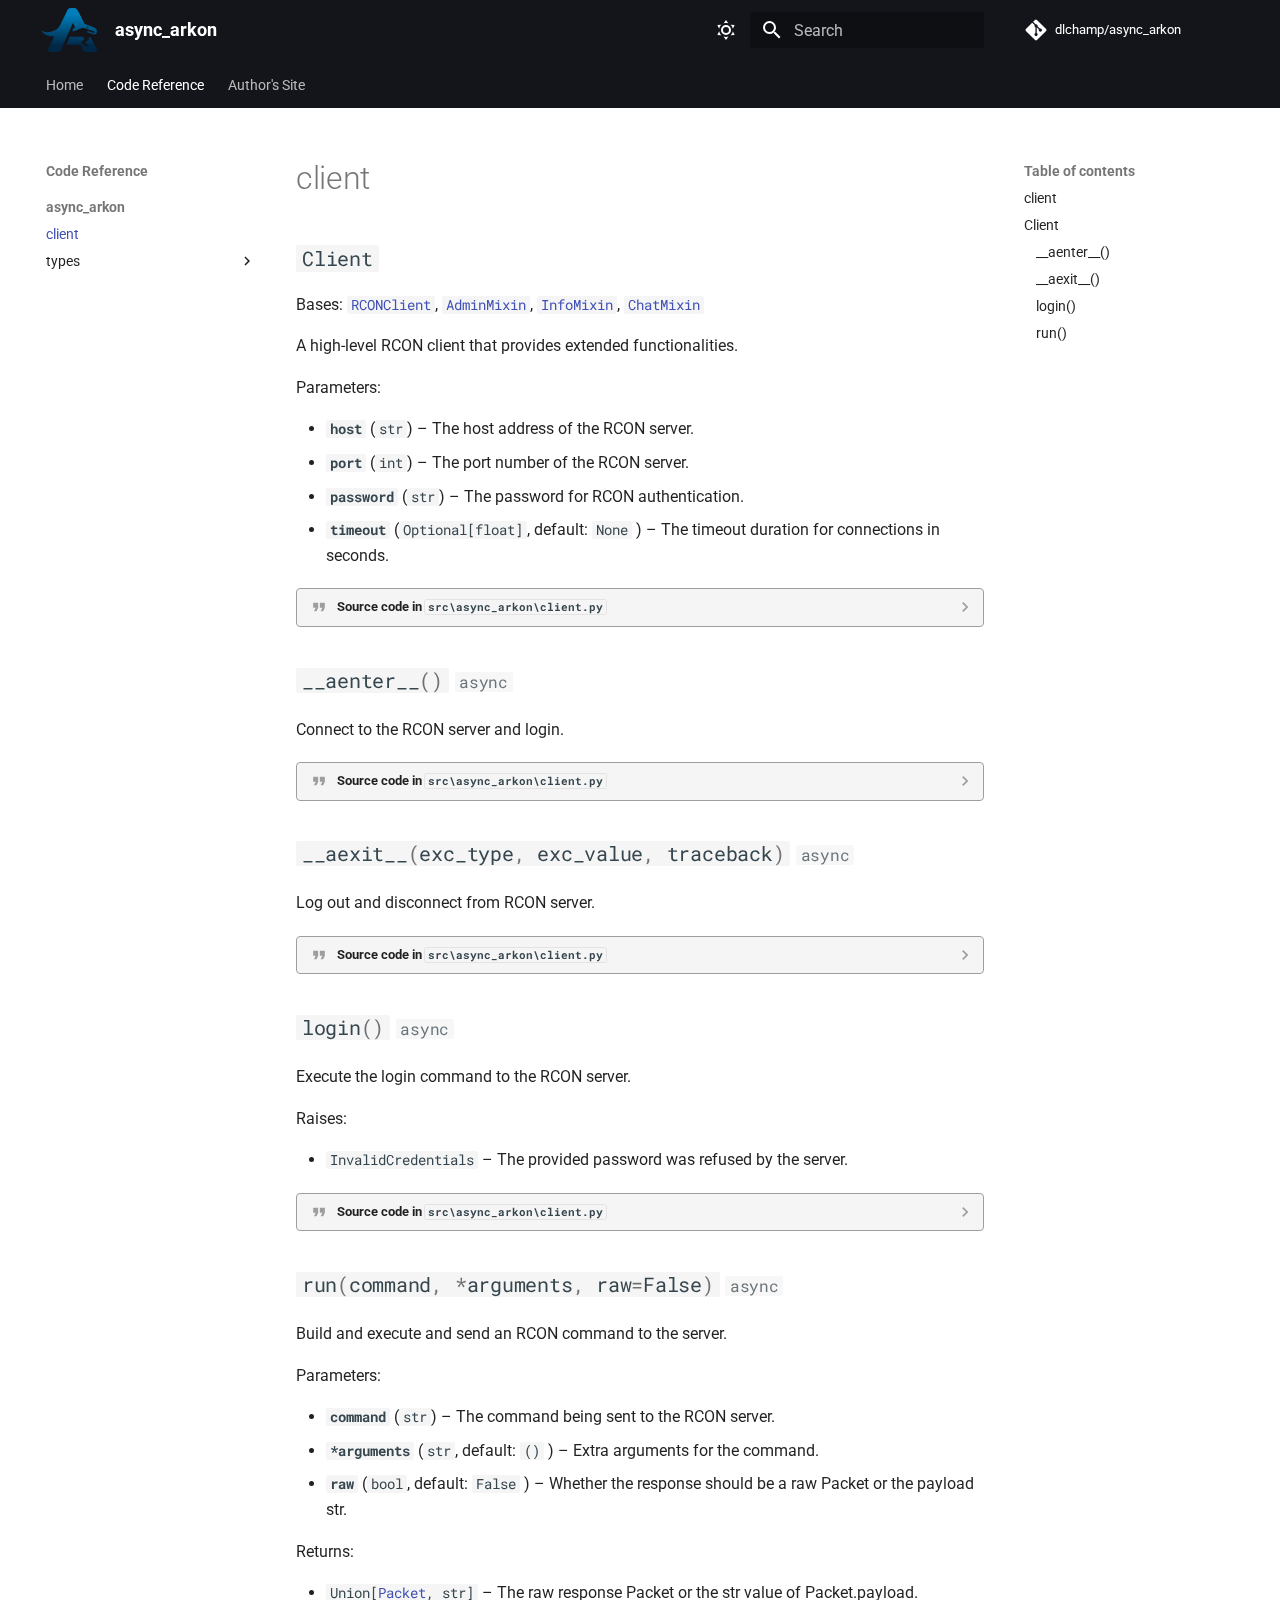
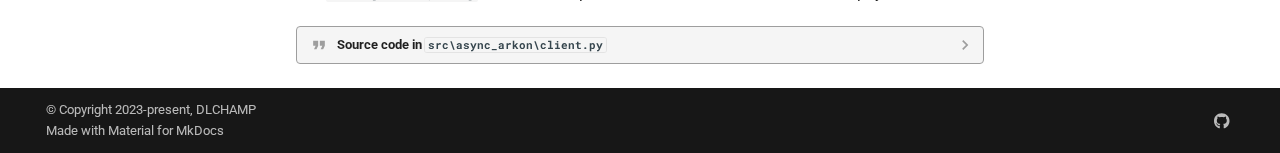
<file: reference/async_arkon/client/index.html>
<!doctype html><html lang=en class=no-js> <head><meta charset=utf-8><meta name=viewport content="width=device-width,initial-scale=1"><meta name=description content="A simple async RCON library for Ark. Inspired by https://github.com/scottjones4k/ark_rcon"><link href=https://dlchamp.github.io/async_arkon/reference/async_arkon/client/ rel=canonical><link href=../../../license/ rel=prev><link href=../types/base/ rel=next><link rel=icon href=../../../assets/arkon.svg><meta name=generator content="mkdocs-1.5.3, mkdocs-material-9.5.2"><title>client - async_arkon</title><link rel=stylesheet href=../../../assets/stylesheets/main.50c56a3b.min.css><link rel=stylesheet href=../../../assets/stylesheets/palette.06af60db.min.css><link rel=preconnect href=https://fonts.gstatic.com crossorigin><link rel=stylesheet href="https://fonts.googleapis.com/css?family=Roboto:300,300i,400,400i,700,700i%7CRoboto+Mono:400,400i,700,700i&display=fallback"><style>:root{--md-text-font:"Roboto";--md-code-font:"Roboto Mono"}</style><link rel=stylesheet href=../../../assets/_mkdocstrings.css><link rel=stylesheet href=../../../assets/logo.css><script>__md_scope=new URL("../../..",location),__md_hash=e=>[...e].reduce((e,_)=>(e<<5)-e+_.charCodeAt(0),0),__md_get=(e,_=localStorage,t=__md_scope)=>JSON.parse(_.getItem(t.pathname+"."+e)),__md_set=(e,_,t=localStorage,a=__md_scope)=>{try{t.setItem(a.pathname+"."+e,JSON.stringify(_))}catch(e){}}</script></head> <body dir=ltr data-md-color-scheme=default data-md-color-primary=black data-md-color-accent=purple> <input class=md-toggle data-md-toggle=drawer type=checkbox id=__drawer autocomplete=off> <input class=md-toggle data-md-toggle=search type=checkbox id=__search autocomplete=off> <label class=md-overlay for=__drawer></label> <div data-md-component=skip> <a href=#async_arkon.client class=md-skip> Skip to content </a> </div> <div data-md-component=announce> </div> <header class=md-header data-md-component=header> <nav class="md-header__inner md-grid" aria-label=Header> <a href=../../.. title=async_arkon class="md-header__button md-logo" aria-label=async_arkon data-md-component=logo> <img src=../../../assets/arkon.svg alt=logo> </a> <label class="md-header__button md-icon" for=__drawer> <svg xmlns=http://www.w3.org/2000/svg viewbox="0 0 24 24"><path d="M3 6h18v2H3V6m0 5h18v2H3v-2m0 5h18v2H3v-2Z"/></svg> </label> <div class=md-header__title data-md-component=header-title> <div class=md-header__ellipsis> <div class=md-header__topic> <span class=md-ellipsis> async_arkon </span> </div> <div class=md-header__topic data-md-component=header-topic> <span class=md-ellipsis> client </span> </div> </div> </div> <form class=md-header__option data-md-component=palette> <input class=md-option data-md-color-media="(prefers-color-scheme: light)" data-md-color-scheme=default data-md-color-primary=black data-md-color-accent=purple aria-label="Switch to dark mode" type=radio name=__palette id=__palette_0> <label class="md-header__button md-icon" title="Switch to dark mode" for=__palette_1 hidden> <svg xmlns=http://www.w3.org/2000/svg viewbox="0 0 24 24"><path d="M12 7a5 5 0 0 1 5 5 5 5 0 0 1-5 5 5 5 0 0 1-5-5 5 5 0 0 1 5-5m0 2a3 3 0 0 0-3 3 3 3 0 0 0 3 3 3 3 0 0 0 3-3 3 3 0 0 0-3-3m0-7 2.39 3.42C13.65 5.15 12.84 5 12 5c-.84 0-1.65.15-2.39.42L12 2M3.34 7l4.16-.35A7.2 7.2 0 0 0 5.94 8.5c-.44.74-.69 1.5-.83 2.29L3.34 7m.02 10 1.76-3.77a7.131 7.131 0 0 0 2.38 4.14L3.36 17M20.65 7l-1.77 3.79a7.023 7.023 0 0 0-2.38-4.15l4.15.36m-.01 10-4.14.36c.59-.51 1.12-1.14 1.54-1.86.42-.73.69-1.5.83-2.29L20.64 17M12 22l-2.41-3.44c.74.27 1.55.44 2.41.44.82 0 1.63-.17 2.37-.44L12 22Z"/></svg> </label> <input class=md-option data-md-color-media="(prefers-color-scheme: dark)" data-md-color-scheme=slate data-md-color-primary=black data-md-color-accent=purple aria-label="Switch to light mode" type=radio name=__palette id=__palette_1> <label class="md-header__button md-icon" title="Switch to light mode" for=__palette_0 hidden> <svg xmlns=http://www.w3.org/2000/svg viewbox="0 0 24 24"><path d="m17.75 4.09-2.53 1.94.91 3.06-2.63-1.81-2.63 1.81.91-3.06-2.53-1.94L12.44 4l1.06-3 1.06 3 3.19.09m3.5 6.91-1.64 1.25.59 1.98-1.7-1.17-1.7 1.17.59-1.98L15.75 11l2.06-.05L18.5 9l.69 1.95 2.06.05m-2.28 4.95c.83-.08 1.72 1.1 1.19 1.85-.32.45-.66.87-1.08 1.27C15.17 23 8.84 23 4.94 19.07c-3.91-3.9-3.91-10.24 0-14.14.4-.4.82-.76 1.27-1.08.75-.53 1.93.36 1.85 1.19-.27 2.86.69 5.83 2.89 8.02a9.96 9.96 0 0 0 8.02 2.89m-1.64 2.02a12.08 12.08 0 0 1-7.8-3.47c-2.17-2.19-3.33-5-3.49-7.82-2.81 3.14-2.7 7.96.31 10.98 3.02 3.01 7.84 3.12 10.98.31Z"/></svg> </label> </form> <script>var media,input,key,value,palette=__md_get("__palette");if(palette&&palette.color){"(prefers-color-scheme)"===palette.color.media&&(media=matchMedia("(prefers-color-scheme: light)"),input=document.querySelector(media.matches?"[data-md-color-media='(prefers-color-scheme: light)']":"[data-md-color-media='(prefers-color-scheme: dark)']"),palette.color.media=input.getAttribute("data-md-color-media"),palette.color.scheme=input.getAttribute("data-md-color-scheme"),palette.color.primary=input.getAttribute("data-md-color-primary"),palette.color.accent=input.getAttribute("data-md-color-accent"));for([key,value]of Object.entries(palette.color))document.body.setAttribute("data-md-color-"+key,value)}</script> <label class="md-header__button md-icon" for=__search> <svg xmlns=http://www.w3.org/2000/svg viewbox="0 0 24 24"><path d="M9.5 3A6.5 6.5 0 0 1 16 9.5c0 1.61-.59 3.09-1.56 4.23l.27.27h.79l5 5-1.5 1.5-5-5v-.79l-.27-.27A6.516 6.516 0 0 1 9.5 16 6.5 6.5 0 0 1 3 9.5 6.5 6.5 0 0 1 9.5 3m0 2C7 5 5 7 5 9.5S7 14 9.5 14 14 12 14 9.5 12 5 9.5 5Z"/></svg> </label> <div class=md-search data-md-component=search role=dialog> <label class=md-search__overlay for=__search></label> <div class=md-search__inner role=search> <form class=md-search__form name=search> <input type=text class=md-search__input name=query aria-label=Search placeholder=Search autocapitalize=off autocorrect=off autocomplete=off spellcheck=false data-md-component=search-query required> <label class="md-search__icon md-icon" for=__search> <svg xmlns=http://www.w3.org/2000/svg viewbox="0 0 24 24"><path d="M9.5 3A6.5 6.5 0 0 1 16 9.5c0 1.61-.59 3.09-1.56 4.23l.27.27h.79l5 5-1.5 1.5-5-5v-.79l-.27-.27A6.516 6.516 0 0 1 9.5 16 6.5 6.5 0 0 1 3 9.5 6.5 6.5 0 0 1 9.5 3m0 2C7 5 5 7 5 9.5S7 14 9.5 14 14 12 14 9.5 12 5 9.5 5Z"/></svg> <svg xmlns=http://www.w3.org/2000/svg viewbox="0 0 24 24"><path d="M20 11v2H8l5.5 5.5-1.42 1.42L4.16 12l7.92-7.92L13.5 5.5 8 11h12Z"/></svg> </label> <nav class=md-search__options aria-label=Search> <a href=javascript:void(0) class="md-search__icon md-icon" title=Share aria-label=Share data-clipboard data-clipboard-text data-md-component=search-share tabindex=-1> <svg xmlns=http://www.w3.org/2000/svg viewbox="0 0 24 24"><path d="M18 16.08c-.76 0-1.44.3-1.96.77L8.91 12.7c.05-.23.09-.46.09-.7 0-.24-.04-.47-.09-.7l7.05-4.11c.54.5 1.25.81 2.04.81a3 3 0 0 0 3-3 3 3 0 0 0-3-3 3 3 0 0 0-3 3c0 .24.04.47.09.7L8.04 9.81C7.5 9.31 6.79 9 6 9a3 3 0 0 0-3 3 3 3 0 0 0 3 3c.79 0 1.5-.31 2.04-.81l7.12 4.15c-.05.21-.08.43-.08.66 0 1.61 1.31 2.91 2.92 2.91 1.61 0 2.92-1.3 2.92-2.91A2.92 2.92 0 0 0 18 16.08Z"/></svg> </a> <button type=reset class="md-search__icon md-icon" title=Clear aria-label=Clear tabindex=-1> <svg xmlns=http://www.w3.org/2000/svg viewbox="0 0 24 24"><path d="M19 6.41 17.59 5 12 10.59 6.41 5 5 6.41 10.59 12 5 17.59 6.41 19 12 13.41 17.59 19 19 17.59 13.41 12 19 6.41Z"/></svg> </button> </nav> <div class=md-search__suggest data-md-component=search-suggest></div> </form> <div class=md-search__output> <div class=md-search__scrollwrap data-md-scrollfix> <div class=md-search-result data-md-component=search-result> <div class=md-search-result__meta> Initializing search </div> <ol class=md-search-result__list role=presentation></ol> </div> </div> </div> </div> </div> <div class=md-header__source> <a href=https://github.com/dlchamp/async_arkon title="Go to repository" class=md-source data-md-component=source> <div class="md-source__icon md-icon"> <svg xmlns=http://www.w3.org/2000/svg viewbox="0 0 448 512"><!-- Font Awesome Free 6.5.1 by @fontawesome - https://fontawesome.com License - https://fontawesome.com/license/free (Icons: CC BY 4.0, Fonts: SIL OFL 1.1, Code: MIT License) Copyright 2023 Fonticons, Inc.--><path d="M439.55 236.05 244 40.45a28.87 28.87 0 0 0-40.81 0l-40.66 40.63 51.52 51.52c27.06-9.14 52.68 16.77 43.39 43.68l49.66 49.66c34.23-11.8 61.18 31 35.47 56.69-26.49 26.49-70.21-2.87-56-37.34L240.22 199v121.85c25.3 12.54 22.26 41.85 9.08 55a34.34 34.34 0 0 1-48.55 0c-17.57-17.6-11.07-46.91 11.25-56v-123c-20.8-8.51-24.6-30.74-18.64-45L142.57 101 8.45 235.14a28.86 28.86 0 0 0 0 40.81l195.61 195.6a28.86 28.86 0 0 0 40.8 0l194.69-194.69a28.86 28.86 0 0 0 0-40.81z"/></svg> </div> <div class=md-source__repository> dlchamp/async_arkon </div> </a> </div> </nav> </header> <div class=md-container data-md-component=container> <nav class=md-tabs aria-label=Tabs data-md-component=tabs> <div class=md-grid> <ul class=md-tabs__list> <li class=md-tabs__item> <a href=../../.. class=md-tabs__link> Home </a> </li> <li class="md-tabs__item md-tabs__item--active"> <a href=./ class=md-tabs__link> Code Reference </a> </li> <li class=md-tabs__item> <a href=https://dlchamp.com class=md-tabs__link> Author's Site </a> </li> </ul> </div> </nav> <main class=md-main data-md-component=main> <div class="md-main__inner md-grid"> <div class="md-sidebar md-sidebar--primary" data-md-component=sidebar data-md-type=navigation> <div class=md-sidebar__scrollwrap> <div class=md-sidebar__inner> <nav class="md-nav md-nav--primary md-nav--lifted" aria-label=Navigation data-md-level=0> <label class=md-nav__title for=__drawer> <a href=../../.. title=async_arkon class="md-nav__button md-logo" aria-label=async_arkon data-md-component=logo> <img src=../../../assets/arkon.svg alt=logo> </a> async_arkon </label> <div class=md-nav__source> <a href=https://github.com/dlchamp/async_arkon title="Go to repository" class=md-source data-md-component=source> <div class="md-source__icon md-icon"> <svg xmlns=http://www.w3.org/2000/svg viewbox="0 0 448 512"><!-- Font Awesome Free 6.5.1 by @fontawesome - https://fontawesome.com License - https://fontawesome.com/license/free (Icons: CC BY 4.0, Fonts: SIL OFL 1.1, Code: MIT License) Copyright 2023 Fonticons, Inc.--><path d="M439.55 236.05 244 40.45a28.87 28.87 0 0 0-40.81 0l-40.66 40.63 51.52 51.52c27.06-9.14 52.68 16.77 43.39 43.68l49.66 49.66c34.23-11.8 61.18 31 35.47 56.69-26.49 26.49-70.21-2.87-56-37.34L240.22 199v121.85c25.3 12.54 22.26 41.85 9.08 55a34.34 34.34 0 0 1-48.55 0c-17.57-17.6-11.07-46.91 11.25-56v-123c-20.8-8.51-24.6-30.74-18.64-45L142.57 101 8.45 235.14a28.86 28.86 0 0 0 0 40.81l195.61 195.6a28.86 28.86 0 0 0 40.8 0l194.69-194.69a28.86 28.86 0 0 0 0-40.81z"/></svg> </div> <div class=md-source__repository> dlchamp/async_arkon </div> </a> </div> <ul class=md-nav__list data-md-scrollfix> <li class="md-nav__item md-nav__item--section md-nav__item--nested"> <input class="md-nav__toggle md-toggle " type=checkbox id=__nav_1> <label class=md-nav__link for=__nav_1 id=__nav_1_label tabindex> <span class=md-ellipsis> Home </span> <span class="md-nav__icon md-icon"></span> </label> <nav class=md-nav data-md-level=1 aria-labelledby=__nav_1_label aria-expanded=false> <label class=md-nav__title for=__nav_1> <span class="md-nav__icon md-icon"></span> Home </label> <ul class=md-nav__list data-md-scrollfix> <li class=md-nav__item> <a href=../../.. class=md-nav__link> <span class=md-ellipsis> Overview </span> </a> </li> <li class=md-nav__item> <a href=../../../license/ class=md-nav__link> <span class=md-ellipsis> License </span> </a> </li> </ul> </nav> </li> <li class="md-nav__item md-nav__item--active md-nav__item--section md-nav__item--nested"> <input class="md-nav__toggle md-toggle " type=checkbox id=__nav_2 checked> <label class=md-nav__link for=__nav_2 id=__nav_2_label tabindex> <span class=md-ellipsis> Code Reference </span> <span class="md-nav__icon md-icon"></span> </label> <nav class=md-nav data-md-level=1 aria-labelledby=__nav_2_label aria-expanded=true> <label class=md-nav__title for=__nav_2> <span class="md-nav__icon md-icon"></span> Code Reference </label> <ul class=md-nav__list data-md-scrollfix> <li class="md-nav__item md-nav__item--active md-nav__item--section md-nav__item--nested"> <input class="md-nav__toggle md-toggle " type=checkbox id=__nav_2_1 checked> <label class=md-nav__link for=__nav_2_1 id=__nav_2_1_label tabindex> <span class=md-ellipsis> async_arkon </span> <span class="md-nav__icon md-icon"></span> </label> <nav class=md-nav data-md-level=2 aria-labelledby=__nav_2_1_label aria-expanded=true> <label class=md-nav__title for=__nav_2_1> <span class="md-nav__icon md-icon"></span> async_arkon </label> <ul class=md-nav__list data-md-scrollfix> <li class="md-nav__item md-nav__item--active"> <input class="md-nav__toggle md-toggle" type=checkbox id=__toc> <label class="md-nav__link md-nav__link--active" for=__toc> <span class=md-ellipsis> client </span> <span class="md-nav__icon md-icon"></span> </label> <a href=./ class="md-nav__link md-nav__link--active"> <span class=md-ellipsis> client </span> </a> <nav class="md-nav md-nav--secondary" aria-label="Table of contents"> <label class=md-nav__title for=__toc> <span class="md-nav__icon md-icon"></span> Table of contents </label> <ul class=md-nav__list data-md-component=toc data-md-scrollfix> <li class=md-nav__item> <a href=#async_arkon.client class=md-nav__link> <span class=md-ellipsis> client </span> </a> </li> <li class=md-nav__item> <a href=#async_arkon.client.Client class=md-nav__link> <span class=md-ellipsis> Client </span> </a> <nav class=md-nav aria-label=Client> <ul class=md-nav__list> <li class=md-nav__item> <a href=#async_arkon.client.Client.__aenter__ class=md-nav__link> <span class=md-ellipsis> __aenter__() </span> </a> </li> <li class=md-nav__item> <a href=#async_arkon.client.Client.__aexit__ class=md-nav__link> <span class=md-ellipsis> __aexit__() </span> </a> </li> <li class=md-nav__item> <a href=#async_arkon.client.Client.login class=md-nav__link> <span class=md-ellipsis> login() </span> </a> </li> <li class=md-nav__item> <a href=#async_arkon.client.Client.run class=md-nav__link> <span class=md-ellipsis> run() </span> </a> </li> </ul> </nav> </li> </ul> </nav> </li> <li class="md-nav__item md-nav__item--nested"> <input class="md-nav__toggle md-toggle " type=checkbox id=__nav_2_1_2> <label class=md-nav__link for=__nav_2_1_2 id=__nav_2_1_2_label tabindex=0> <span class=md-ellipsis> types </span> <span class="md-nav__icon md-icon"></span> </label> <nav class=md-nav data-md-level=3 aria-labelledby=__nav_2_1_2_label aria-expanded=false> <label class=md-nav__title for=__nav_2_1_2> <span class="md-nav__icon md-icon"></span> types </label> <ul class=md-nav__list data-md-scrollfix> <li class=md-nav__item> <a href=../types/base/ class=md-nav__link> <span class=md-ellipsis> base </span> </a> </li> <li class=md-nav__item> <a href=../types/logline/ class=md-nav__link> <span class=md-ellipsis> logline </span> </a> </li> <li class=md-nav__item> <a href=../types/mixins/ class=md-nav__link> <span class=md-ellipsis> mixins </span> </a> </li> <li class=md-nav__item> <a href=../types/packet/ class=md-nav__link> <span class=md-ellipsis> packet </span> </a> </li> <li class=md-nav__item> <a href=../types/player/ class=md-nav__link> <span class=md-ellipsis> player </span> </a> </li> </ul> </nav> </li> </ul> </nav> </li> </ul> </nav> </li> <li class=md-nav__item> <a href=https://dlchamp.com class=md-nav__link> <span class=md-ellipsis> Author's Site </span> </a> </li> </ul> </nav> </div> </div> </div> <div class="md-sidebar md-sidebar--secondary" data-md-component=sidebar data-md-type=toc> <div class=md-sidebar__scrollwrap> <div class=md-sidebar__inner> <nav class="md-nav md-nav--secondary" aria-label="Table of contents"> <label class=md-nav__title for=__toc> <span class="md-nav__icon md-icon"></span> Table of contents </label> <ul class=md-nav__list data-md-component=toc data-md-scrollfix> <li class=md-nav__item> <a href=#async_arkon.client class=md-nav__link> <span class=md-ellipsis> client </span> </a> </li> <li class=md-nav__item> <a href=#async_arkon.client.Client class=md-nav__link> <span class=md-ellipsis> Client </span> </a> <nav class=md-nav aria-label=Client> <ul class=md-nav__list> <li class=md-nav__item> <a href=#async_arkon.client.Client.__aenter__ class=md-nav__link> <span class=md-ellipsis> __aenter__() </span> </a> </li> <li class=md-nav__item> <a href=#async_arkon.client.Client.__aexit__ class=md-nav__link> <span class=md-ellipsis> __aexit__() </span> </a> </li> <li class=md-nav__item> <a href=#async_arkon.client.Client.login class=md-nav__link> <span class=md-ellipsis> login() </span> </a> </li> <li class=md-nav__item> <a href=#async_arkon.client.Client.run class=md-nav__link> <span class=md-ellipsis> run() </span> </a> </li> </ul> </nav> </li> </ul> </nav> </div> </div> </div> <div class=md-content data-md-component=content> <article class="md-content__inner md-typeset"> <h1>client</h1> <div class="doc doc-object doc-module"> <a id=async_arkon.client></a> <div class="doc doc-contents first"> <div class="doc doc-children"> <div class="doc doc-object doc-class"> <h2 id=async_arkon.client.Client class="doc doc-heading"> <code>Client</code> <a href=#async_arkon.client.Client class=headerlink title="Permanent link">&para;</a></h2> <div class="doc doc-contents "> <p class="doc doc-class-bases"> Bases: <code><a class="autorefs autorefs-internal" title="async_arkon.types.base.RCONClient" href="../types/base/#async_arkon.types.base.RCONClient">RCONClient</a></code>, <code><a class="autorefs autorefs-internal" title="async_arkon.types.mixins.AdminMixin" href="../types/mixins/#async_arkon.types.mixins.AdminMixin">AdminMixin</a></code>, <code><a class="autorefs autorefs-internal" title="async_arkon.types.mixins.InfoMixin" href="../types/mixins/#async_arkon.types.mixins.InfoMixin">InfoMixin</a></code>, <code><a class="autorefs autorefs-internal" title="async_arkon.types.mixins.ChatMixin" href="../types/mixins/#async_arkon.types.mixins.ChatMixin">ChatMixin</a></code></p> <p>A high-level RCON client that provides extended functionalities.</p> <p>Parameters:</p> <ul> <li class=field-body> <b><code>host</code></b> (<code>str</code>) – <div class=doc-md-description> <p>The host address of the RCON server.</p> </div> </li> <li class=field-body> <b><code>port</code></b> (<code>int</code>) – <div class=doc-md-description> <p>The port number of the RCON server.</p> </div> </li> <li class=field-body> <b><code>password</code></b> (<code>str</code>) – <div class=doc-md-description> <p>The password for RCON authentication.</p> </div> </li> <li class=field-body> <b><code>timeout</code></b> (<code><span title="typing.Optional">Optional</span>[float]</code>, default: <code>None</code> ) – <div class=doc-md-description> <p>The timeout duration for connections in seconds.</p> </div> </li> </ul> <details class=quote> <summary>Source code in <code>src\async_arkon\client.py</code></summary> <div class=highlight><table class=highlighttable><tr><td class=linenos><div class=linenodiv><pre><span></span><span class=normal> 12</span>
<span class=normal> 13</span>
<span class=normal> 14</span>
<span class=normal> 15</span>
<span class=normal> 16</span>
<span class=normal> 17</span>
<span class=normal> 18</span>
<span class=normal> 19</span>
<span class=normal> 20</span>
<span class=normal> 21</span>
<span class=normal> 22</span>
<span class=normal> 23</span>
<span class=normal> 24</span>
<span class=normal> 25</span>
<span class=normal> 26</span>
<span class=normal> 27</span>
<span class=normal> 28</span>
<span class=normal> 29</span>
<span class=normal> 30</span>
<span class=normal> 31</span>
<span class=normal> 32</span>
<span class=normal> 33</span>
<span class=normal> 34</span>
<span class=normal> 35</span>
<span class=normal> 36</span>
<span class=normal> 37</span>
<span class=normal> 38</span>
<span class=normal> 39</span>
<span class=normal> 40</span>
<span class=normal> 41</span>
<span class=normal> 42</span>
<span class=normal> 43</span>
<span class=normal> 44</span>
<span class=normal> 45</span>
<span class=normal> 46</span>
<span class=normal> 47</span>
<span class=normal> 48</span>
<span class=normal> 49</span>
<span class=normal> 50</span>
<span class=normal> 51</span>
<span class=normal> 52</span>
<span class=normal> 53</span>
<span class=normal> 54</span>
<span class=normal> 55</span>
<span class=normal> 56</span>
<span class=normal> 57</span>
<span class=normal> 58</span>
<span class=normal> 59</span>
<span class=normal> 60</span>
<span class=normal> 61</span>
<span class=normal> 62</span>
<span class=normal> 63</span>
<span class=normal> 64</span>
<span class=normal> 65</span>
<span class=normal> 66</span>
<span class=normal> 67</span>
<span class=normal> 68</span>
<span class=normal> 69</span>
<span class=normal> 70</span>
<span class=normal> 71</span>
<span class=normal> 72</span>
<span class=normal> 73</span>
<span class=normal> 74</span>
<span class=normal> 75</span>
<span class=normal> 76</span>
<span class=normal> 77</span>
<span class=normal> 78</span>
<span class=normal> 79</span>
<span class=normal> 80</span>
<span class=normal> 81</span>
<span class=normal> 82</span>
<span class=normal> 83</span>
<span class=normal> 84</span>
<span class=normal> 85</span>
<span class=normal> 86</span>
<span class=normal> 87</span>
<span class=normal> 88</span>
<span class=normal> 89</span>
<span class=normal> 90</span>
<span class=normal> 91</span>
<span class=normal> 92</span>
<span class=normal> 93</span>
<span class=normal> 94</span>
<span class=normal> 95</span>
<span class=normal> 96</span>
<span class=normal> 97</span>
<span class=normal> 98</span>
<span class=normal> 99</span>
<span class=normal>100</span>
<span class=normal>101</span>
<span class=normal>102</span>
<span class=normal>103</span>
<span class=normal>104</span>
<span class=normal>105</span></pre></div></td><td class=code><div><pre><span></span><code><span class=k>class</span> <span class=nc>Client</span><span class=p>(</span><span class=n>RCONClient</span><span class=p>,</span> <span class=n>AdminMixin</span><span class=p>,</span> <span class=n>InfoMixin</span><span class=p>,</span> <span class=n>ChatMixin</span><span class=p>):</span>
<span class=w>    </span><span class=sd>&quot;&quot;&quot;</span>
<span class=sd>    A high-level RCON client that provides extended functionalities.</span>

<span class=sd>    Parameters</span>
<span class=sd>    ----------</span>
<span class=sd>    host : str</span>
<span class=sd>        The host address of the RCON server.</span>
<span class=sd>    port : int</span>
<span class=sd>        The port number of the RCON server.</span>
<span class=sd>    password : str</span>
<span class=sd>        The password for RCON authentication.</span>
<span class=sd>    timeout : Optional[float], optional</span>
<span class=sd>        The timeout duration for connections in seconds.</span>
<span class=sd>    &quot;&quot;&quot;</span>

    <span class=k>def</span> <span class=fm>__init__</span><span class=p>(</span>
        <span class=bp>self</span><span class=p>,</span> <span class=n>host</span><span class=p>:</span> <span class=nb>str</span><span class=p>,</span> <span class=n>port</span><span class=p>:</span> <span class=nb>int</span><span class=p>,</span> <span class=n>password</span><span class=p>:</span> <span class=nb>str</span><span class=p>,</span> <span class=o>*</span><span class=p>,</span> <span class=n>timeout</span><span class=p>:</span> <span class=n>Optional</span><span class=p>[</span><span class=nb>float</span><span class=p>]</span> <span class=o>=</span> <span class=kc>None</span>
    <span class=p>)</span> <span class=o>-&gt;</span> <span class=kc>None</span><span class=p>:</span>
        <span class=nb>super</span><span class=p>()</span><span class=o>.</span><span class=fm>__init__</span><span class=p>(</span><span class=n>host</span><span class=p>,</span> <span class=n>port</span><span class=p>,</span> <span class=n>timeout</span><span class=o>=</span><span class=n>timeout</span><span class=p>)</span>

        <span class=bp>self</span><span class=o>.</span><span class=n>password</span> <span class=o>=</span> <span class=n>password</span>
        <span class=bp>self</span><span class=o>.</span><span class=n>logged_in</span><span class=p>:</span> <span class=nb>bool</span> <span class=o>=</span> <span class=kc>False</span>

    <span class=k>async</span> <span class=k>def</span> <span class=fm>__aenter__</span><span class=p>(</span><span class=bp>self</span><span class=p>)</span> <span class=o>-&gt;</span> <span class=n>Self</span><span class=p>:</span>
<span class=w>        </span><span class=sd>&quot;&quot;&quot;Connect to the RCON server and login.&quot;&quot;&quot;</span>
        <span class=k>await</span> <span class=nb>super</span><span class=p>()</span><span class=o>.</span><span class=fm>__aenter__</span><span class=p>()</span>
        <span class=k>await</span> <span class=bp>self</span><span class=o>.</span><span class=n>login</span><span class=p>()</span>
        <span class=k>return</span> <span class=bp>self</span>

    <span class=k>async</span> <span class=k>def</span> <span class=fm>__aexit__</span><span class=p>(</span>
        <span class=bp>self</span><span class=p>,</span>
        <span class=n>exc_type</span><span class=p>:</span> <span class=nb>type</span><span class=p>[</span><span class=ne>BaseException</span><span class=p>]</span> <span class=o>|</span> <span class=kc>None</span><span class=p>,</span>
        <span class=n>exc_value</span><span class=p>:</span> <span class=ne>BaseException</span> <span class=o>|</span> <span class=kc>None</span><span class=p>,</span>
        <span class=n>traceback</span><span class=p>:</span> <span class=n>TracebackType</span> <span class=o>|</span> <span class=kc>None</span><span class=p>,</span>
    <span class=p>)</span> <span class=o>-&gt;</span> <span class=kc>None</span><span class=p>:</span>
<span class=w>        </span><span class=sd>&quot;&quot;&quot;Log out and disconnect from RCON server.&quot;&quot;&quot;</span>
        <span class=k>await</span> <span class=nb>super</span><span class=p>()</span><span class=o>.</span><span class=fm>__aexit__</span><span class=p>(</span><span class=n>exc_type</span><span class=p>,</span> <span class=n>exc_value</span><span class=p>,</span> <span class=n>traceback</span><span class=p>)</span>
        <span class=bp>self</span><span class=o>.</span><span class=n>logged_in</span> <span class=o>=</span> <span class=kc>False</span>

    <span class=nd>@overload</span>
    <span class=k>async</span> <span class=k>def</span> <span class=nf>run</span><span class=p>(</span><span class=bp>self</span><span class=p>,</span> <span class=n>command</span><span class=p>:</span> <span class=nb>str</span><span class=p>,</span> <span class=o>*</span><span class=n>arguments</span><span class=p>:</span> <span class=nb>str</span><span class=p>,</span> <span class=n>raw</span><span class=p>:</span> <span class=n>Literal</span><span class=p>[</span><span class=kc>False</span><span class=p>])</span> <span class=o>-&gt;</span> <span class=nb>str</span><span class=p>:</span>
        <span class=o>...</span>

    <span class=nd>@overload</span>
    <span class=k>async</span> <span class=k>def</span> <span class=nf>run</span><span class=p>(</span><span class=bp>self</span><span class=p>,</span> <span class=n>command</span><span class=p>:</span> <span class=nb>str</span><span class=p>,</span> <span class=o>*</span><span class=n>arguments</span><span class=p>:</span> <span class=nb>str</span><span class=p>,</span> <span class=n>raw</span><span class=p>:</span> <span class=n>Literal</span><span class=p>[</span><span class=kc>True</span><span class=p>])</span> <span class=o>-&gt;</span> <span class=n>Packet</span><span class=p>:</span>
        <span class=o>...</span>

    <span class=k>async</span> <span class=k>def</span> <span class=nf>run</span><span class=p>(</span><span class=bp>self</span><span class=p>,</span> <span class=n>command</span><span class=p>:</span> <span class=nb>str</span><span class=p>,</span> <span class=o>*</span><span class=n>arguments</span><span class=p>:</span> <span class=nb>str</span><span class=p>,</span> <span class=n>raw</span><span class=p>:</span> <span class=nb>bool</span> <span class=o>=</span> <span class=kc>False</span><span class=p>)</span> <span class=o>-&gt;</span> <span class=n>Union</span><span class=p>[</span><span class=n>Packet</span><span class=p>,</span> <span class=nb>str</span><span class=p>]:</span>
<span class=w>        </span><span class=sd>&quot;&quot;&quot;Build and execute and send an RCON command to the server.</span>

<span class=sd>        Parameters</span>
<span class=sd>        ----------</span>
<span class=sd>        command: str</span>
<span class=sd>            The command being sent to the RCON server.</span>
<span class=sd>        *arguments: str</span>
<span class=sd>            Extra arguments for the command.</span>
<span class=sd>        raw: bool, False</span>
<span class=sd>            Whether the response should be a raw Packet or the payload str.</span>

<span class=sd>        Returns</span>
<span class=sd>        -------</span>
<span class=sd>        Union[Packet, str]</span>
<span class=sd>            The raw response Packet or the str value of Packet.payload.</span>
<span class=sd>        &quot;&quot;&quot;</span>
        <span class=n>command</span> <span class=o>=</span> <span class=s2>&quot; &quot;</span><span class=o>.</span><span class=n>join</span><span class=p>((</span><span class=n>command</span><span class=p>,</span> <span class=o>*</span><span class=n>arguments</span><span class=p>))</span>
        <span class=n>packet</span> <span class=o>=</span> <span class=n>Packet</span><span class=o>.</span><span class=n>from_command</span><span class=p>(</span><span class=n>command</span><span class=p>)</span>
        <span class=n>response</span> <span class=o>=</span> <span class=k>await</span> <span class=bp>self</span><span class=o>.</span><span class=n>communicate</span><span class=p>(</span><span class=n>packet</span><span class=p>)</span>
        <span class=k>return</span> <span class=n>response</span> <span class=k>if</span> <span class=n>raw</span> <span class=k>else</span> <span class=n>response</span><span class=o>.</span><span class=n>payload</span>

    <span class=k>async</span> <span class=k>def</span> <span class=nf>login</span><span class=p>(</span><span class=bp>self</span><span class=p>)</span> <span class=o>-&gt;</span> <span class=kc>None</span><span class=p>:</span>
<span class=w>        </span><span class=sd>&quot;&quot;&quot;Execute the login command to the RCON server.</span>

<span class=sd>        Raises</span>
<span class=sd>        ------</span>
<span class=sd>        errors.InvalidCredentials</span>
<span class=sd>            The provided password was refused by the server.</span>
<span class=sd>        &quot;&quot;&quot;</span>
        <span class=k>if</span> <span class=bp>self</span><span class=o>.</span><span class=n>logged_in</span><span class=p>:</span>
            <span class=k>return</span>

        <span class=k>if</span> <span class=ow>not</span> <span class=bp>self</span><span class=o>.</span><span class=n>_writer</span><span class=p>:</span>
            <span class=k>await</span> <span class=bp>self</span><span class=o>.</span><span class=n>connect</span><span class=p>()</span>

        <span class=bp>self</span><span class=o>.</span><span class=n>logged_in</span> <span class=o>=</span> <span class=kc>True</span>

        <span class=n>packet</span> <span class=o>=</span> <span class=n>Packet</span><span class=o>.</span><span class=n>from_login</span><span class=p>(</span><span class=bp>self</span><span class=o>.</span><span class=n>password</span><span class=p>)</span>

        <span class=k>try</span><span class=p>:</span>
            <span class=k>await</span> <span class=bp>self</span><span class=o>.</span><span class=n>communicate</span><span class=p>(</span><span class=n>packet</span><span class=p>)</span>
        <span class=k>except</span> <span class=n>errors</span><span class=o>.</span><span class=n>RequestIdMismatch</span><span class=p>:</span>
            <span class=k>raise</span> <span class=n>errors</span><span class=o>.</span><span class=n>InvalidCredentials</span> <span class=kn>from</span> <span class=kc>None</span>

        <span class=k>return</span>
</code></pre></div></td></tr></table></div> </details> <div class="doc doc-children"> <div class="doc doc-object doc-function"> <h3 id=async_arkon.client.Client.__aenter__ class="doc doc-heading"> <code class="highlight language-python"><span class=fm>__aenter__</span><span class=p>()</span></code> <span class="doc doc-labels"> <small class="doc doc-label doc-label-async"><code>async</code></small> </span> <a href=#async_arkon.client.Client.__aenter__ class=headerlink title="Permanent link">&para;</a></h3> <div class="doc doc-contents "> <p>Connect to the RCON server and login.</p> <details class=quote> <summary>Source code in <code>src\async_arkon\client.py</code></summary> <div class=highlight><table class=highlighttable><tr><td class=linenos><div class=linenodiv><pre><span></span><span class=normal>36</span>
<span class=normal>37</span>
<span class=normal>38</span>
<span class=normal>39</span>
<span class=normal>40</span></pre></div></td><td class=code><div><pre><span></span><code><span class=k>async</span> <span class=k>def</span> <span class=fm>__aenter__</span><span class=p>(</span><span class=bp>self</span><span class=p>)</span> <span class=o>-&gt;</span> <span class=n>Self</span><span class=p>:</span>
<span class=w>    </span><span class=sd>&quot;&quot;&quot;Connect to the RCON server and login.&quot;&quot;&quot;</span>
    <span class=k>await</span> <span class=nb>super</span><span class=p>()</span><span class=o>.</span><span class=fm>__aenter__</span><span class=p>()</span>
    <span class=k>await</span> <span class=bp>self</span><span class=o>.</span><span class=n>login</span><span class=p>()</span>
    <span class=k>return</span> <span class=bp>self</span>
</code></pre></div></td></tr></table></div> </details> </div> </div> <div class="doc doc-object doc-function"> <h3 id=async_arkon.client.Client.__aexit__ class="doc doc-heading"> <code class="highlight language-python"><span class=fm>__aexit__</span><span class=p>(</span><span class=n>exc_type</span><span class=p>,</span> <span class=n>exc_value</span><span class=p>,</span> <span class=n>traceback</span><span class=p>)</span></code> <span class="doc doc-labels"> <small class="doc doc-label doc-label-async"><code>async</code></small> </span> <a href=#async_arkon.client.Client.__aexit__ class=headerlink title="Permanent link">&para;</a></h3> <div class="doc doc-contents "> <p>Log out and disconnect from RCON server.</p> <details class=quote> <summary>Source code in <code>src\async_arkon\client.py</code></summary> <div class=highlight><table class=highlighttable><tr><td class=linenos><div class=linenodiv><pre><span></span><span class=normal>42</span>
<span class=normal>43</span>
<span class=normal>44</span>
<span class=normal>45</span>
<span class=normal>46</span>
<span class=normal>47</span>
<span class=normal>48</span>
<span class=normal>49</span>
<span class=normal>50</span></pre></div></td><td class=code><div><pre><span></span><code><span class=k>async</span> <span class=k>def</span> <span class=fm>__aexit__</span><span class=p>(</span>
    <span class=bp>self</span><span class=p>,</span>
    <span class=n>exc_type</span><span class=p>:</span> <span class=nb>type</span><span class=p>[</span><span class=ne>BaseException</span><span class=p>]</span> <span class=o>|</span> <span class=kc>None</span><span class=p>,</span>
    <span class=n>exc_value</span><span class=p>:</span> <span class=ne>BaseException</span> <span class=o>|</span> <span class=kc>None</span><span class=p>,</span>
    <span class=n>traceback</span><span class=p>:</span> <span class=n>TracebackType</span> <span class=o>|</span> <span class=kc>None</span><span class=p>,</span>
<span class=p>)</span> <span class=o>-&gt;</span> <span class=kc>None</span><span class=p>:</span>
<span class=w>    </span><span class=sd>&quot;&quot;&quot;Log out and disconnect from RCON server.&quot;&quot;&quot;</span>
    <span class=k>await</span> <span class=nb>super</span><span class=p>()</span><span class=o>.</span><span class=fm>__aexit__</span><span class=p>(</span><span class=n>exc_type</span><span class=p>,</span> <span class=n>exc_value</span><span class=p>,</span> <span class=n>traceback</span><span class=p>)</span>
    <span class=bp>self</span><span class=o>.</span><span class=n>logged_in</span> <span class=o>=</span> <span class=kc>False</span>
</code></pre></div></td></tr></table></div> </details> </div> </div> <div class="doc doc-object doc-function"> <h3 id=async_arkon.client.Client.login class="doc doc-heading"> <code class="highlight language-python"><span class=n>login</span><span class=p>()</span></code> <span class="doc doc-labels"> <small class="doc doc-label doc-label-async"><code>async</code></small> </span> <a href=#async_arkon.client.Client.login class=headerlink title="Permanent link">&para;</a></h3> <div class="doc doc-contents "> <p>Execute the login command to the RCON server.</p> <p>Raises:</p> <ul> <li class=field-body> <code><span title="async_arkon.errors.InvalidCredentials">InvalidCredentials</span></code> – <div class=doc-md-description> <p>The provided password was refused by the server.</p> </div> </li> </ul> <details class=quote> <summary>Source code in <code>src\async_arkon\client.py</code></summary> <div class=highlight><table class=highlighttable><tr><td class=linenos><div class=linenodiv><pre><span></span><span class=normal> 82</span>
<span class=normal> 83</span>
<span class=normal> 84</span>
<span class=normal> 85</span>
<span class=normal> 86</span>
<span class=normal> 87</span>
<span class=normal> 88</span>
<span class=normal> 89</span>
<span class=normal> 90</span>
<span class=normal> 91</span>
<span class=normal> 92</span>
<span class=normal> 93</span>
<span class=normal> 94</span>
<span class=normal> 95</span>
<span class=normal> 96</span>
<span class=normal> 97</span>
<span class=normal> 98</span>
<span class=normal> 99</span>
<span class=normal>100</span>
<span class=normal>101</span>
<span class=normal>102</span>
<span class=normal>103</span>
<span class=normal>104</span>
<span class=normal>105</span></pre></div></td><td class=code><div><pre><span></span><code><span class=k>async</span> <span class=k>def</span> <span class=nf>login</span><span class=p>(</span><span class=bp>self</span><span class=p>)</span> <span class=o>-&gt;</span> <span class=kc>None</span><span class=p>:</span>
<span class=w>    </span><span class=sd>&quot;&quot;&quot;Execute the login command to the RCON server.</span>

<span class=sd>    Raises</span>
<span class=sd>    ------</span>
<span class=sd>    errors.InvalidCredentials</span>
<span class=sd>        The provided password was refused by the server.</span>
<span class=sd>    &quot;&quot;&quot;</span>
    <span class=k>if</span> <span class=bp>self</span><span class=o>.</span><span class=n>logged_in</span><span class=p>:</span>
        <span class=k>return</span>

    <span class=k>if</span> <span class=ow>not</span> <span class=bp>self</span><span class=o>.</span><span class=n>_writer</span><span class=p>:</span>
        <span class=k>await</span> <span class=bp>self</span><span class=o>.</span><span class=n>connect</span><span class=p>()</span>

    <span class=bp>self</span><span class=o>.</span><span class=n>logged_in</span> <span class=o>=</span> <span class=kc>True</span>

    <span class=n>packet</span> <span class=o>=</span> <span class=n>Packet</span><span class=o>.</span><span class=n>from_login</span><span class=p>(</span><span class=bp>self</span><span class=o>.</span><span class=n>password</span><span class=p>)</span>

    <span class=k>try</span><span class=p>:</span>
        <span class=k>await</span> <span class=bp>self</span><span class=o>.</span><span class=n>communicate</span><span class=p>(</span><span class=n>packet</span><span class=p>)</span>
    <span class=k>except</span> <span class=n>errors</span><span class=o>.</span><span class=n>RequestIdMismatch</span><span class=p>:</span>
        <span class=k>raise</span> <span class=n>errors</span><span class=o>.</span><span class=n>InvalidCredentials</span> <span class=kn>from</span> <span class=kc>None</span>

    <span class=k>return</span>
</code></pre></div></td></tr></table></div> </details> </div> </div> <div class="doc doc-object doc-function"> <h3 id=async_arkon.client.Client.run class="doc doc-heading"> <code class="highlight language-python"><span class=n>run</span><span class=p>(</span><span class=n>command</span><span class=p>,</span> <span class=o>*</span><span class=n>arguments</span><span class=p>,</span> <span class=n>raw</span><span class=o>=</span><span class=kc>False</span><span class=p>)</span></code> <span class="doc doc-labels"> <small class="doc doc-label doc-label-async"><code>async</code></small> </span> <a href=#async_arkon.client.Client.run class=headerlink title="Permanent link">&para;</a></h3> <div class="doc doc-contents "> <p>Build and execute and send an RCON command to the server.</p> <p>Parameters:</p> <ul> <li class=field-body> <b><code>command</code></b> (<code>str</code>) – <div class=doc-md-description> <p>The command being sent to the RCON server.</p> </div> </li> <li class=field-body> <b><code>*arguments</code></b> (<code>str</code>, default: <code>()</code> ) – <div class=doc-md-description> <p>Extra arguments for the command.</p> </div> </li> <li class=field-body> <b><code>raw</code></b> (<code>bool</code>, default: <code>False</code> ) – <div class=doc-md-description> <p>Whether the response should be a raw Packet or the payload str.</p> </div> </li> </ul> <p>Returns:</p> <ul> <li class=field-body> <code><span title="typing.Union">Union</span>[<a class="autorefs autorefs-internal" title="async_arkon.types.packet.Packet" href="../types/packet/#async_arkon.types.packet.Packet">Packet</a>, str]</code> – <div class=doc-md-description> <p>The raw response Packet or the str value of Packet.payload.</p> </div> </li> </ul> <details class=quote> <summary>Source code in <code>src\async_arkon\client.py</code></summary> <div class=highlight><table class=highlighttable><tr><td class=linenos><div class=linenodiv><pre><span></span><span class=normal>60</span>
<span class=normal>61</span>
<span class=normal>62</span>
<span class=normal>63</span>
<span class=normal>64</span>
<span class=normal>65</span>
<span class=normal>66</span>
<span class=normal>67</span>
<span class=normal>68</span>
<span class=normal>69</span>
<span class=normal>70</span>
<span class=normal>71</span>
<span class=normal>72</span>
<span class=normal>73</span>
<span class=normal>74</span>
<span class=normal>75</span>
<span class=normal>76</span>
<span class=normal>77</span>
<span class=normal>78</span>
<span class=normal>79</span>
<span class=normal>80</span></pre></div></td><td class=code><div><pre><span></span><code><span class=k>async</span> <span class=k>def</span> <span class=nf>run</span><span class=p>(</span><span class=bp>self</span><span class=p>,</span> <span class=n>command</span><span class=p>:</span> <span class=nb>str</span><span class=p>,</span> <span class=o>*</span><span class=n>arguments</span><span class=p>:</span> <span class=nb>str</span><span class=p>,</span> <span class=n>raw</span><span class=p>:</span> <span class=nb>bool</span> <span class=o>=</span> <span class=kc>False</span><span class=p>)</span> <span class=o>-&gt;</span> <span class=n>Union</span><span class=p>[</span><span class=n>Packet</span><span class=p>,</span> <span class=nb>str</span><span class=p>]:</span>
<span class=w>    </span><span class=sd>&quot;&quot;&quot;Build and execute and send an RCON command to the server.</span>

<span class=sd>    Parameters</span>
<span class=sd>    ----------</span>
<span class=sd>    command: str</span>
<span class=sd>        The command being sent to the RCON server.</span>
<span class=sd>    *arguments: str</span>
<span class=sd>        Extra arguments for the command.</span>
<span class=sd>    raw: bool, False</span>
<span class=sd>        Whether the response should be a raw Packet or the payload str.</span>

<span class=sd>    Returns</span>
<span class=sd>    -------</span>
<span class=sd>    Union[Packet, str]</span>
<span class=sd>        The raw response Packet or the str value of Packet.payload.</span>
<span class=sd>    &quot;&quot;&quot;</span>
    <span class=n>command</span> <span class=o>=</span> <span class=s2>&quot; &quot;</span><span class=o>.</span><span class=n>join</span><span class=p>((</span><span class=n>command</span><span class=p>,</span> <span class=o>*</span><span class=n>arguments</span><span class=p>))</span>
    <span class=n>packet</span> <span class=o>=</span> <span class=n>Packet</span><span class=o>.</span><span class=n>from_command</span><span class=p>(</span><span class=n>command</span><span class=p>)</span>
    <span class=n>response</span> <span class=o>=</span> <span class=k>await</span> <span class=bp>self</span><span class=o>.</span><span class=n>communicate</span><span class=p>(</span><span class=n>packet</span><span class=p>)</span>
    <span class=k>return</span> <span class=n>response</span> <span class=k>if</span> <span class=n>raw</span> <span class=k>else</span> <span class=n>response</span><span class=o>.</span><span class=n>payload</span>
</code></pre></div></td></tr></table></div> </details> </div> </div> </div> </div> </div> </div> </div> </div> </article> </div> <script>var target=document.getElementById(location.hash.slice(1));target&&target.name&&(target.checked=target.name.startsWith("__tabbed_"))</script> </div> <button type=button class="md-top md-icon" data-md-component=top hidden> <svg xmlns=http://www.w3.org/2000/svg viewbox="0 0 24 24"><path d="M13 20h-2V8l-5.5 5.5-1.42-1.42L12 4.16l7.92 7.92-1.42 1.42L13 8v12Z"/></svg> Back to top </button> </main> <footer class=md-footer> <div class="md-footer-meta md-typeset"> <div class="md-footer-meta__inner md-grid"> <div class=md-copyright> <div class=md-copyright__highlight> &copy; Copyright 2023-present, <a href=https://github.com/DLCHAMP>DLCHAMP </div> Made with <a href=https://squidfunk.github.io/mkdocs-material/ target=_blank rel=noopener> Material for MkDocs </a> </div> <div class=md-social> <a href=https://github.com/dlchamp target=_blank rel=noopener title=github.com class=md-social__link> <svg xmlns=http://www.w3.org/2000/svg viewbox="0 0 496 512"><!-- Font Awesome Free 6.5.1 by @fontawesome - https://fontawesome.com License - https://fontawesome.com/license/free (Icons: CC BY 4.0, Fonts: SIL OFL 1.1, Code: MIT License) Copyright 2023 Fonticons, Inc.--><path d="M165.9 397.4c0 2-2.3 3.6-5.2 3.6-3.3.3-5.6-1.3-5.6-3.6 0-2 2.3-3.6 5.2-3.6 3-.3 5.6 1.3 5.6 3.6zm-31.1-4.5c-.7 2 1.3 4.3 4.3 4.9 2.6 1 5.6 0 6.2-2s-1.3-4.3-4.3-5.2c-2.6-.7-5.5.3-6.2 2.3zm44.2-1.7c-2.9.7-4.9 2.6-4.6 4.9.3 2 2.9 3.3 5.9 2.6 2.9-.7 4.9-2.6 4.6-4.6-.3-1.9-3-3.2-5.9-2.9zM244.8 8C106.1 8 0 113.3 0 252c0 110.9 69.8 205.8 169.5 239.2 12.8 2.3 17.3-5.6 17.3-12.1 0-6.2-.3-40.4-.3-61.4 0 0-70 15-84.7-29.8 0 0-11.4-29.1-27.8-36.6 0 0-22.9-15.7 1.6-15.4 0 0 24.9 2 38.6 25.8 21.9 38.6 58.6 27.5 72.9 20.9 2.3-16 8.8-27.1 16-33.7-55.9-6.2-112.3-14.3-112.3-110.5 0-27.5 7.6-41.3 23.6-58.9-2.6-6.5-11.1-33.3 2.6-67.9 20.9-6.5 69 27 69 27 20-5.6 41.5-8.5 62.8-8.5s42.8 2.9 62.8 8.5c0 0 48.1-33.6 69-27 13.7 34.7 5.2 61.4 2.6 67.9 16 17.7 25.8 31.5 25.8 58.9 0 96.5-58.9 104.2-114.8 110.5 9.2 7.9 17 22.9 17 46.4 0 33.7-.3 75.4-.3 83.6 0 6.5 4.6 14.4 17.3 12.1C428.2 457.8 496 362.9 496 252 496 113.3 383.5 8 244.8 8zM97.2 352.9c-1.3 1-1 3.3.7 5.2 1.6 1.6 3.9 2.3 5.2 1 1.3-1 1-3.3-.7-5.2-1.6-1.6-3.9-2.3-5.2-1zm-10.8-8.1c-.7 1.3.3 2.9 2.3 3.9 1.6 1 3.6.7 4.3-.7.7-1.3-.3-2.9-2.3-3.9-2-.6-3.6-.3-4.3.7zm32.4 35.6c-1.6 1.3-1 4.3 1.3 6.2 2.3 2.3 5.2 2.6 6.5 1 1.3-1.3.7-4.3-1.3-6.2-2.2-2.3-5.2-2.6-6.5-1zm-11.4-14.7c-1.6 1-1.6 3.6 0 5.9 1.6 2.3 4.3 3.3 5.6 2.3 1.6-1.3 1.6-3.9 0-6.2-1.4-2.3-4-3.3-5.6-2z"/></svg> </a> </div> </div> </div> </footer> </div> <div class=md-dialog data-md-component=dialog> <div class="md-dialog__inner md-typeset"></div> </div> <script id=__config type=application/json>{"base": "../../..", "features": ["content.code.copy", "navigation.sections", "navigation.tabs", "navigation.top", "search.share", "search.suggest"], "search": "../../../assets/javascripts/workers/search.f886a092.min.js", "translations": {"clipboard.copied": "Copied to clipboard", "clipboard.copy": "Copy to clipboard", "search.result.more.one": "1 more on this page", "search.result.more.other": "# more on this page", "search.result.none": "No matching documents", "search.result.one": "1 matching document", "search.result.other": "# matching documents", "search.result.placeholder": "Type to start searching", "search.result.term.missing": "Missing", "select.version": "Select version"}}</script> <script src=../../../assets/javascripts/bundle.d7c377c4.min.js></script> </body> </html>
</file>
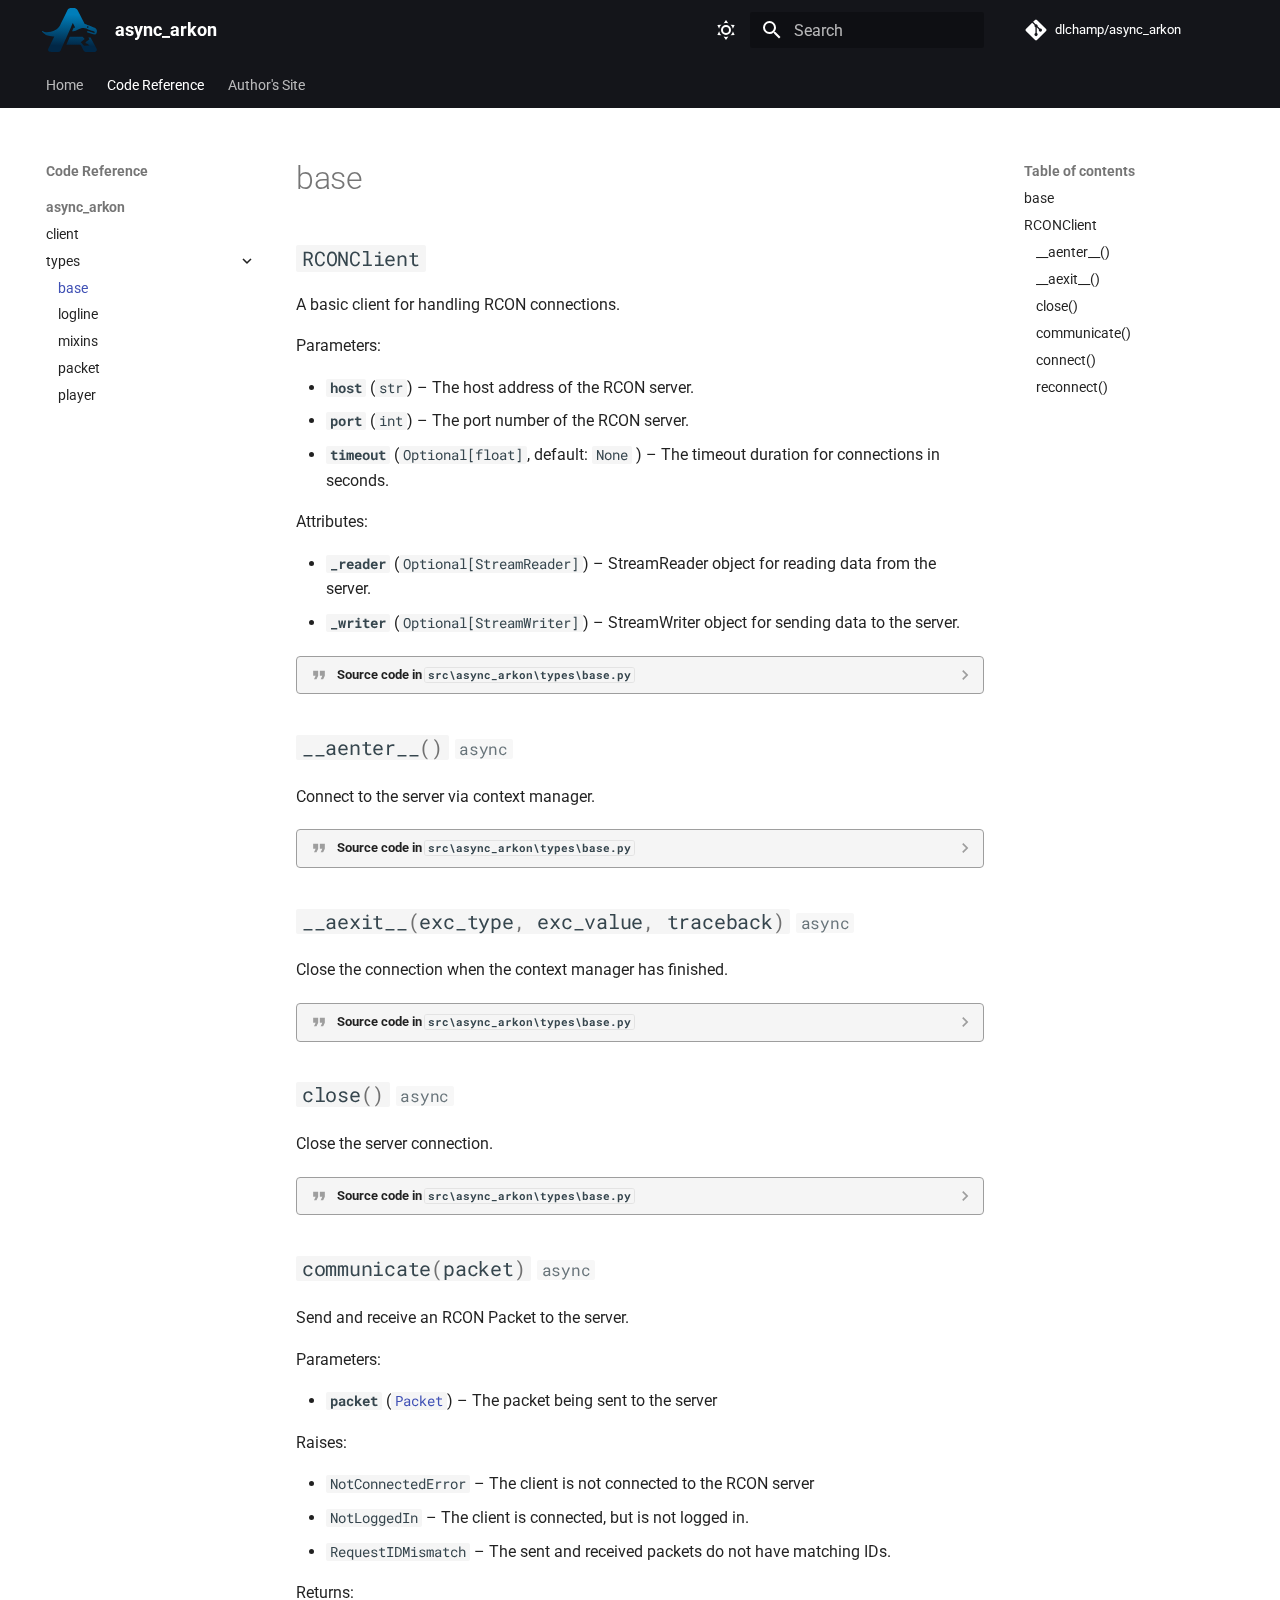
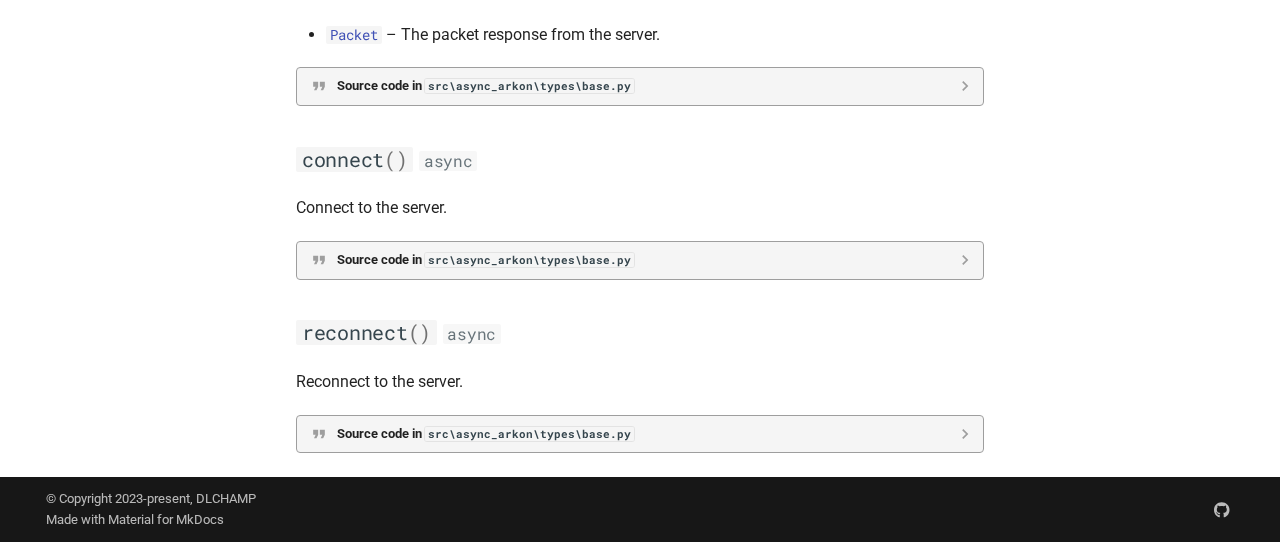
<file: reference/async_arkon/types/base/index.html>
<!doctype html><html lang=en class=no-js> <head><meta charset=utf-8><meta name=viewport content="width=device-width,initial-scale=1"><meta name=description content="A simple async RCON library for Ark. Inspired by https://github.com/scottjones4k/ark_rcon"><link href=https://dlchamp.github.io/async_arkon/reference/async_arkon/types/base/ rel=canonical><link href=../../client/ rel=prev><link href=../logline/ rel=next><link rel=icon href=../../../../assets/arkon.svg><meta name=generator content="mkdocs-1.5.3, mkdocs-material-9.5.2"><title>base - async_arkon</title><link rel=stylesheet href=../../../../assets/stylesheets/main.50c56a3b.min.css><link rel=stylesheet href=../../../../assets/stylesheets/palette.06af60db.min.css><link rel=preconnect href=https://fonts.gstatic.com crossorigin><link rel=stylesheet href="https://fonts.googleapis.com/css?family=Roboto:300,300i,400,400i,700,700i%7CRoboto+Mono:400,400i,700,700i&display=fallback"><style>:root{--md-text-font:"Roboto";--md-code-font:"Roboto Mono"}</style><link rel=stylesheet href=../../../../assets/_mkdocstrings.css><link rel=stylesheet href=../../../../assets/logo.css><script>__md_scope=new URL("../../../..",location),__md_hash=e=>[...e].reduce((e,_)=>(e<<5)-e+_.charCodeAt(0),0),__md_get=(e,_=localStorage,t=__md_scope)=>JSON.parse(_.getItem(t.pathname+"."+e)),__md_set=(e,_,t=localStorage,a=__md_scope)=>{try{t.setItem(a.pathname+"."+e,JSON.stringify(_))}catch(e){}}</script></head> <body dir=ltr data-md-color-scheme=default data-md-color-primary=black data-md-color-accent=purple> <input class=md-toggle data-md-toggle=drawer type=checkbox id=__drawer autocomplete=off> <input class=md-toggle data-md-toggle=search type=checkbox id=__search autocomplete=off> <label class=md-overlay for=__drawer></label> <div data-md-component=skip> <a href=#async_arkon.types.base class=md-skip> Skip to content </a> </div> <div data-md-component=announce> </div> <header class=md-header data-md-component=header> <nav class="md-header__inner md-grid" aria-label=Header> <a href=../../../.. title=async_arkon class="md-header__button md-logo" aria-label=async_arkon data-md-component=logo> <img src=../../../../assets/arkon.svg alt=logo> </a> <label class="md-header__button md-icon" for=__drawer> <svg xmlns=http://www.w3.org/2000/svg viewbox="0 0 24 24"><path d="M3 6h18v2H3V6m0 5h18v2H3v-2m0 5h18v2H3v-2Z"/></svg> </label> <div class=md-header__title data-md-component=header-title> <div class=md-header__ellipsis> <div class=md-header__topic> <span class=md-ellipsis> async_arkon </span> </div> <div class=md-header__topic data-md-component=header-topic> <span class=md-ellipsis> base </span> </div> </div> </div> <form class=md-header__option data-md-component=palette> <input class=md-option data-md-color-media="(prefers-color-scheme: light)" data-md-color-scheme=default data-md-color-primary=black data-md-color-accent=purple aria-label="Switch to dark mode" type=radio name=__palette id=__palette_0> <label class="md-header__button md-icon" title="Switch to dark mode" for=__palette_1 hidden> <svg xmlns=http://www.w3.org/2000/svg viewbox="0 0 24 24"><path d="M12 7a5 5 0 0 1 5 5 5 5 0 0 1-5 5 5 5 0 0 1-5-5 5 5 0 0 1 5-5m0 2a3 3 0 0 0-3 3 3 3 0 0 0 3 3 3 3 0 0 0 3-3 3 3 0 0 0-3-3m0-7 2.39 3.42C13.65 5.15 12.84 5 12 5c-.84 0-1.65.15-2.39.42L12 2M3.34 7l4.16-.35A7.2 7.2 0 0 0 5.94 8.5c-.44.74-.69 1.5-.83 2.29L3.34 7m.02 10 1.76-3.77a7.131 7.131 0 0 0 2.38 4.14L3.36 17M20.65 7l-1.77 3.79a7.023 7.023 0 0 0-2.38-4.15l4.15.36m-.01 10-4.14.36c.59-.51 1.12-1.14 1.54-1.86.42-.73.69-1.5.83-2.29L20.64 17M12 22l-2.41-3.44c.74.27 1.55.44 2.41.44.82 0 1.63-.17 2.37-.44L12 22Z"/></svg> </label> <input class=md-option data-md-color-media="(prefers-color-scheme: dark)" data-md-color-scheme=slate data-md-color-primary=black data-md-color-accent=purple aria-label="Switch to light mode" type=radio name=__palette id=__palette_1> <label class="md-header__button md-icon" title="Switch to light mode" for=__palette_0 hidden> <svg xmlns=http://www.w3.org/2000/svg viewbox="0 0 24 24"><path d="m17.75 4.09-2.53 1.94.91 3.06-2.63-1.81-2.63 1.81.91-3.06-2.53-1.94L12.44 4l1.06-3 1.06 3 3.19.09m3.5 6.91-1.64 1.25.59 1.98-1.7-1.17-1.7 1.17.59-1.98L15.75 11l2.06-.05L18.5 9l.69 1.95 2.06.05m-2.28 4.95c.83-.08 1.72 1.1 1.19 1.85-.32.45-.66.87-1.08 1.27C15.17 23 8.84 23 4.94 19.07c-3.91-3.9-3.91-10.24 0-14.14.4-.4.82-.76 1.27-1.08.75-.53 1.93.36 1.85 1.19-.27 2.86.69 5.83 2.89 8.02a9.96 9.96 0 0 0 8.02 2.89m-1.64 2.02a12.08 12.08 0 0 1-7.8-3.47c-2.17-2.19-3.33-5-3.49-7.82-2.81 3.14-2.7 7.96.31 10.98 3.02 3.01 7.84 3.12 10.98.31Z"/></svg> </label> </form> <script>var media,input,key,value,palette=__md_get("__palette");if(palette&&palette.color){"(prefers-color-scheme)"===palette.color.media&&(media=matchMedia("(prefers-color-scheme: light)"),input=document.querySelector(media.matches?"[data-md-color-media='(prefers-color-scheme: light)']":"[data-md-color-media='(prefers-color-scheme: dark)']"),palette.color.media=input.getAttribute("data-md-color-media"),palette.color.scheme=input.getAttribute("data-md-color-scheme"),palette.color.primary=input.getAttribute("data-md-color-primary"),palette.color.accent=input.getAttribute("data-md-color-accent"));for([key,value]of Object.entries(palette.color))document.body.setAttribute("data-md-color-"+key,value)}</script> <label class="md-header__button md-icon" for=__search> <svg xmlns=http://www.w3.org/2000/svg viewbox="0 0 24 24"><path d="M9.5 3A6.5 6.5 0 0 1 16 9.5c0 1.61-.59 3.09-1.56 4.23l.27.27h.79l5 5-1.5 1.5-5-5v-.79l-.27-.27A6.516 6.516 0 0 1 9.5 16 6.5 6.5 0 0 1 3 9.5 6.5 6.5 0 0 1 9.5 3m0 2C7 5 5 7 5 9.5S7 14 9.5 14 14 12 14 9.5 12 5 9.5 5Z"/></svg> </label> <div class=md-search data-md-component=search role=dialog> <label class=md-search__overlay for=__search></label> <div class=md-search__inner role=search> <form class=md-search__form name=search> <input type=text class=md-search__input name=query aria-label=Search placeholder=Search autocapitalize=off autocorrect=off autocomplete=off spellcheck=false data-md-component=search-query required> <label class="md-search__icon md-icon" for=__search> <svg xmlns=http://www.w3.org/2000/svg viewbox="0 0 24 24"><path d="M9.5 3A6.5 6.5 0 0 1 16 9.5c0 1.61-.59 3.09-1.56 4.23l.27.27h.79l5 5-1.5 1.5-5-5v-.79l-.27-.27A6.516 6.516 0 0 1 9.5 16 6.5 6.5 0 0 1 3 9.5 6.5 6.5 0 0 1 9.5 3m0 2C7 5 5 7 5 9.5S7 14 9.5 14 14 12 14 9.5 12 5 9.5 5Z"/></svg> <svg xmlns=http://www.w3.org/2000/svg viewbox="0 0 24 24"><path d="M20 11v2H8l5.5 5.5-1.42 1.42L4.16 12l7.92-7.92L13.5 5.5 8 11h12Z"/></svg> </label> <nav class=md-search__options aria-label=Search> <a href=javascript:void(0) class="md-search__icon md-icon" title=Share aria-label=Share data-clipboard data-clipboard-text data-md-component=search-share tabindex=-1> <svg xmlns=http://www.w3.org/2000/svg viewbox="0 0 24 24"><path d="M18 16.08c-.76 0-1.44.3-1.96.77L8.91 12.7c.05-.23.09-.46.09-.7 0-.24-.04-.47-.09-.7l7.05-4.11c.54.5 1.25.81 2.04.81a3 3 0 0 0 3-3 3 3 0 0 0-3-3 3 3 0 0 0-3 3c0 .24.04.47.09.7L8.04 9.81C7.5 9.31 6.79 9 6 9a3 3 0 0 0-3 3 3 3 0 0 0 3 3c.79 0 1.5-.31 2.04-.81l7.12 4.15c-.05.21-.08.43-.08.66 0 1.61 1.31 2.91 2.92 2.91 1.61 0 2.92-1.3 2.92-2.91A2.92 2.92 0 0 0 18 16.08Z"/></svg> </a> <button type=reset class="md-search__icon md-icon" title=Clear aria-label=Clear tabindex=-1> <svg xmlns=http://www.w3.org/2000/svg viewbox="0 0 24 24"><path d="M19 6.41 17.59 5 12 10.59 6.41 5 5 6.41 10.59 12 5 17.59 6.41 19 12 13.41 17.59 19 19 17.59 13.41 12 19 6.41Z"/></svg> </button> </nav> <div class=md-search__suggest data-md-component=search-suggest></div> </form> <div class=md-search__output> <div class=md-search__scrollwrap data-md-scrollfix> <div class=md-search-result data-md-component=search-result> <div class=md-search-result__meta> Initializing search </div> <ol class=md-search-result__list role=presentation></ol> </div> </div> </div> </div> </div> <div class=md-header__source> <a href=https://github.com/dlchamp/async_arkon title="Go to repository" class=md-source data-md-component=source> <div class="md-source__icon md-icon"> <svg xmlns=http://www.w3.org/2000/svg viewbox="0 0 448 512"><!-- Font Awesome Free 6.5.1 by @fontawesome - https://fontawesome.com License - https://fontawesome.com/license/free (Icons: CC BY 4.0, Fonts: SIL OFL 1.1, Code: MIT License) Copyright 2023 Fonticons, Inc.--><path d="M439.55 236.05 244 40.45a28.87 28.87 0 0 0-40.81 0l-40.66 40.63 51.52 51.52c27.06-9.14 52.68 16.77 43.39 43.68l49.66 49.66c34.23-11.8 61.18 31 35.47 56.69-26.49 26.49-70.21-2.87-56-37.34L240.22 199v121.85c25.3 12.54 22.26 41.85 9.08 55a34.34 34.34 0 0 1-48.55 0c-17.57-17.6-11.07-46.91 11.25-56v-123c-20.8-8.51-24.6-30.74-18.64-45L142.57 101 8.45 235.14a28.86 28.86 0 0 0 0 40.81l195.61 195.6a28.86 28.86 0 0 0 40.8 0l194.69-194.69a28.86 28.86 0 0 0 0-40.81z"/></svg> </div> <div class=md-source__repository> dlchamp/async_arkon </div> </a> </div> </nav> </header> <div class=md-container data-md-component=container> <nav class=md-tabs aria-label=Tabs data-md-component=tabs> <div class=md-grid> <ul class=md-tabs__list> <li class=md-tabs__item> <a href=../../../.. class=md-tabs__link> Home </a> </li> <li class="md-tabs__item md-tabs__item--active"> <a href=../../client/ class=md-tabs__link> Code Reference </a> </li> <li class=md-tabs__item> <a href=https://dlchamp.com class=md-tabs__link> Author's Site </a> </li> </ul> </div> </nav> <main class=md-main data-md-component=main> <div class="md-main__inner md-grid"> <div class="md-sidebar md-sidebar--primary" data-md-component=sidebar data-md-type=navigation> <div class=md-sidebar__scrollwrap> <div class=md-sidebar__inner> <nav class="md-nav md-nav--primary md-nav--lifted" aria-label=Navigation data-md-level=0> <label class=md-nav__title for=__drawer> <a href=../../../.. title=async_arkon class="md-nav__button md-logo" aria-label=async_arkon data-md-component=logo> <img src=../../../../assets/arkon.svg alt=logo> </a> async_arkon </label> <div class=md-nav__source> <a href=https://github.com/dlchamp/async_arkon title="Go to repository" class=md-source data-md-component=source> <div class="md-source__icon md-icon"> <svg xmlns=http://www.w3.org/2000/svg viewbox="0 0 448 512"><!-- Font Awesome Free 6.5.1 by @fontawesome - https://fontawesome.com License - https://fontawesome.com/license/free (Icons: CC BY 4.0, Fonts: SIL OFL 1.1, Code: MIT License) Copyright 2023 Fonticons, Inc.--><path d="M439.55 236.05 244 40.45a28.87 28.87 0 0 0-40.81 0l-40.66 40.63 51.52 51.52c27.06-9.14 52.68 16.77 43.39 43.68l49.66 49.66c34.23-11.8 61.18 31 35.47 56.69-26.49 26.49-70.21-2.87-56-37.34L240.22 199v121.85c25.3 12.54 22.26 41.85 9.08 55a34.34 34.34 0 0 1-48.55 0c-17.57-17.6-11.07-46.91 11.25-56v-123c-20.8-8.51-24.6-30.74-18.64-45L142.57 101 8.45 235.14a28.86 28.86 0 0 0 0 40.81l195.61 195.6a28.86 28.86 0 0 0 40.8 0l194.69-194.69a28.86 28.86 0 0 0 0-40.81z"/></svg> </div> <div class=md-source__repository> dlchamp/async_arkon </div> </a> </div> <ul class=md-nav__list data-md-scrollfix> <li class="md-nav__item md-nav__item--section md-nav__item--nested"> <input class="md-nav__toggle md-toggle " type=checkbox id=__nav_1> <label class=md-nav__link for=__nav_1 id=__nav_1_label tabindex> <span class=md-ellipsis> Home </span> <span class="md-nav__icon md-icon"></span> </label> <nav class=md-nav data-md-level=1 aria-labelledby=__nav_1_label aria-expanded=false> <label class=md-nav__title for=__nav_1> <span class="md-nav__icon md-icon"></span> Home </label> <ul class=md-nav__list data-md-scrollfix> <li class=md-nav__item> <a href=../../../.. class=md-nav__link> <span class=md-ellipsis> Overview </span> </a> </li> <li class=md-nav__item> <a href=../../../../license/ class=md-nav__link> <span class=md-ellipsis> License </span> </a> </li> </ul> </nav> </li> <li class="md-nav__item md-nav__item--active md-nav__item--section md-nav__item--nested"> <input class="md-nav__toggle md-toggle " type=checkbox id=__nav_2 checked> <label class=md-nav__link for=__nav_2 id=__nav_2_label tabindex> <span class=md-ellipsis> Code Reference </span> <span class="md-nav__icon md-icon"></span> </label> <nav class=md-nav data-md-level=1 aria-labelledby=__nav_2_label aria-expanded=true> <label class=md-nav__title for=__nav_2> <span class="md-nav__icon md-icon"></span> Code Reference </label> <ul class=md-nav__list data-md-scrollfix> <li class="md-nav__item md-nav__item--active md-nav__item--section md-nav__item--nested"> <input class="md-nav__toggle md-toggle " type=checkbox id=__nav_2_1 checked> <label class=md-nav__link for=__nav_2_1 id=__nav_2_1_label tabindex> <span class=md-ellipsis> async_arkon </span> <span class="md-nav__icon md-icon"></span> </label> <nav class=md-nav data-md-level=2 aria-labelledby=__nav_2_1_label aria-expanded=true> <label class=md-nav__title for=__nav_2_1> <span class="md-nav__icon md-icon"></span> async_arkon </label> <ul class=md-nav__list data-md-scrollfix> <li class=md-nav__item> <a href=../../client/ class=md-nav__link> <span class=md-ellipsis> client </span> </a> </li> <li class="md-nav__item md-nav__item--active md-nav__item--nested"> <input class="md-nav__toggle md-toggle " type=checkbox id=__nav_2_1_2 checked> <label class=md-nav__link for=__nav_2_1_2 id=__nav_2_1_2_label tabindex=0> <span class=md-ellipsis> types </span> <span class="md-nav__icon md-icon"></span> </label> <nav class=md-nav data-md-level=3 aria-labelledby=__nav_2_1_2_label aria-expanded=true> <label class=md-nav__title for=__nav_2_1_2> <span class="md-nav__icon md-icon"></span> types </label> <ul class=md-nav__list data-md-scrollfix> <li class="md-nav__item md-nav__item--active"> <input class="md-nav__toggle md-toggle" type=checkbox id=__toc> <label class="md-nav__link md-nav__link--active" for=__toc> <span class=md-ellipsis> base </span> <span class="md-nav__icon md-icon"></span> </label> <a href=./ class="md-nav__link md-nav__link--active"> <span class=md-ellipsis> base </span> </a> <nav class="md-nav md-nav--secondary" aria-label="Table of contents"> <label class=md-nav__title for=__toc> <span class="md-nav__icon md-icon"></span> Table of contents </label> <ul class=md-nav__list data-md-component=toc data-md-scrollfix> <li class=md-nav__item> <a href=#async_arkon.types.base class=md-nav__link> <span class=md-ellipsis> base </span> </a> </li> <li class=md-nav__item> <a href=#async_arkon.types.base.RCONClient class=md-nav__link> <span class=md-ellipsis> RCONClient </span> </a> <nav class=md-nav aria-label=RCONClient> <ul class=md-nav__list> <li class=md-nav__item> <a href=#async_arkon.types.base.RCONClient.__aenter__ class=md-nav__link> <span class=md-ellipsis> __aenter__() </span> </a> </li> <li class=md-nav__item> <a href=#async_arkon.types.base.RCONClient.__aexit__ class=md-nav__link> <span class=md-ellipsis> __aexit__() </span> </a> </li> <li class=md-nav__item> <a href=#async_arkon.types.base.RCONClient.close class=md-nav__link> <span class=md-ellipsis> close() </span> </a> </li> <li class=md-nav__item> <a href=#async_arkon.types.base.RCONClient.communicate class=md-nav__link> <span class=md-ellipsis> communicate() </span> </a> </li> <li class=md-nav__item> <a href=#async_arkon.types.base.RCONClient.connect class=md-nav__link> <span class=md-ellipsis> connect() </span> </a> </li> <li class=md-nav__item> <a href=#async_arkon.types.base.RCONClient.reconnect class=md-nav__link> <span class=md-ellipsis> reconnect() </span> </a> </li> </ul> </nav> </li> </ul> </nav> </li> <li class=md-nav__item> <a href=../logline/ class=md-nav__link> <span class=md-ellipsis> logline </span> </a> </li> <li class=md-nav__item> <a href=../mixins/ class=md-nav__link> <span class=md-ellipsis> mixins </span> </a> </li> <li class=md-nav__item> <a href=../packet/ class=md-nav__link> <span class=md-ellipsis> packet </span> </a> </li> <li class=md-nav__item> <a href=../player/ class=md-nav__link> <span class=md-ellipsis> player </span> </a> </li> </ul> </nav> </li> </ul> </nav> </li> </ul> </nav> </li> <li class=md-nav__item> <a href=https://dlchamp.com class=md-nav__link> <span class=md-ellipsis> Author's Site </span> </a> </li> </ul> </nav> </div> </div> </div> <div class="md-sidebar md-sidebar--secondary" data-md-component=sidebar data-md-type=toc> <div class=md-sidebar__scrollwrap> <div class=md-sidebar__inner> <nav class="md-nav md-nav--secondary" aria-label="Table of contents"> <label class=md-nav__title for=__toc> <span class="md-nav__icon md-icon"></span> Table of contents </label> <ul class=md-nav__list data-md-component=toc data-md-scrollfix> <li class=md-nav__item> <a href=#async_arkon.types.base class=md-nav__link> <span class=md-ellipsis> base </span> </a> </li> <li class=md-nav__item> <a href=#async_arkon.types.base.RCONClient class=md-nav__link> <span class=md-ellipsis> RCONClient </span> </a> <nav class=md-nav aria-label=RCONClient> <ul class=md-nav__list> <li class=md-nav__item> <a href=#async_arkon.types.base.RCONClient.__aenter__ class=md-nav__link> <span class=md-ellipsis> __aenter__() </span> </a> </li> <li class=md-nav__item> <a href=#async_arkon.types.base.RCONClient.__aexit__ class=md-nav__link> <span class=md-ellipsis> __aexit__() </span> </a> </li> <li class=md-nav__item> <a href=#async_arkon.types.base.RCONClient.close class=md-nav__link> <span class=md-ellipsis> close() </span> </a> </li> <li class=md-nav__item> <a href=#async_arkon.types.base.RCONClient.communicate class=md-nav__link> <span class=md-ellipsis> communicate() </span> </a> </li> <li class=md-nav__item> <a href=#async_arkon.types.base.RCONClient.connect class=md-nav__link> <span class=md-ellipsis> connect() </span> </a> </li> <li class=md-nav__item> <a href=#async_arkon.types.base.RCONClient.reconnect class=md-nav__link> <span class=md-ellipsis> reconnect() </span> </a> </li> </ul> </nav> </li> </ul> </nav> </div> </div> </div> <div class=md-content data-md-component=content> <article class="md-content__inner md-typeset"> <h1>base</h1> <div class="doc doc-object doc-module"> <a id=async_arkon.types.base></a> <div class="doc doc-contents first"> <div class="doc doc-children"> <div class="doc doc-object doc-class"> <h2 id=async_arkon.types.base.RCONClient class="doc doc-heading"> <code>RCONClient</code> <a href=#async_arkon.types.base.RCONClient class=headerlink title="Permanent link">&para;</a></h2> <div class="doc doc-contents "> <p>A basic client for handling RCON connections.</p> <p>Parameters:</p> <ul> <li class=field-body> <b><code>host</code></b> (<code>str</code>) – <div class=doc-md-description> <p>The host address of the RCON server.</p> </div> </li> <li class=field-body> <b><code>port</code></b> (<code>int</code>) – <div class=doc-md-description> <p>The port number of the RCON server.</p> </div> </li> <li class=field-body> <b><code>timeout</code></b> (<code><span title="typing.Optional">Optional</span>[float]</code>, default: <code>None</code> ) – <div class=doc-md-description> <p>The timeout duration for connections in seconds.</p> </div> </li> </ul> <p>Attributes:</p> <ul> <li class=field-body> <b><code>_reader</code></b> (<code><span title="typing.Optional">Optional</span>[<span title="asyncio.StreamReader">StreamReader</span>]</code>) – <div class=doc-md-description> <p>StreamReader object for reading data from the server.</p> </div> </li> <li class=field-body> <b><code>_writer</code></b> (<code><span title="typing.Optional">Optional</span>[<span title="asyncio.StreamWriter">StreamWriter</span>]</code>) – <div class=doc-md-description> <p>StreamWriter object for sending data to the server.</p> </div> </li> </ul> <details class=quote> <summary>Source code in <code>src\async_arkon\types\base.py</code></summary> <div class=highlight><table class=highlighttable><tr><td class=linenos><div class=linenodiv><pre><span></span><span class=normal> 16</span>
<span class=normal> 17</span>
<span class=normal> 18</span>
<span class=normal> 19</span>
<span class=normal> 20</span>
<span class=normal> 21</span>
<span class=normal> 22</span>
<span class=normal> 23</span>
<span class=normal> 24</span>
<span class=normal> 25</span>
<span class=normal> 26</span>
<span class=normal> 27</span>
<span class=normal> 28</span>
<span class=normal> 29</span>
<span class=normal> 30</span>
<span class=normal> 31</span>
<span class=normal> 32</span>
<span class=normal> 33</span>
<span class=normal> 34</span>
<span class=normal> 35</span>
<span class=normal> 36</span>
<span class=normal> 37</span>
<span class=normal> 38</span>
<span class=normal> 39</span>
<span class=normal> 40</span>
<span class=normal> 41</span>
<span class=normal> 42</span>
<span class=normal> 43</span>
<span class=normal> 44</span>
<span class=normal> 45</span>
<span class=normal> 46</span>
<span class=normal> 47</span>
<span class=normal> 48</span>
<span class=normal> 49</span>
<span class=normal> 50</span>
<span class=normal> 51</span>
<span class=normal> 52</span>
<span class=normal> 53</span>
<span class=normal> 54</span>
<span class=normal> 55</span>
<span class=normal> 56</span>
<span class=normal> 57</span>
<span class=normal> 58</span>
<span class=normal> 59</span>
<span class=normal> 60</span>
<span class=normal> 61</span>
<span class=normal> 62</span>
<span class=normal> 63</span>
<span class=normal> 64</span>
<span class=normal> 65</span>
<span class=normal> 66</span>
<span class=normal> 67</span>
<span class=normal> 68</span>
<span class=normal> 69</span>
<span class=normal> 70</span>
<span class=normal> 71</span>
<span class=normal> 72</span>
<span class=normal> 73</span>
<span class=normal> 74</span>
<span class=normal> 75</span>
<span class=normal> 76</span>
<span class=normal> 77</span>
<span class=normal> 78</span>
<span class=normal> 79</span>
<span class=normal> 80</span>
<span class=normal> 81</span>
<span class=normal> 82</span>
<span class=normal> 83</span>
<span class=normal> 84</span>
<span class=normal> 85</span>
<span class=normal> 86</span>
<span class=normal> 87</span>
<span class=normal> 88</span>
<span class=normal> 89</span>
<span class=normal> 90</span>
<span class=normal> 91</span>
<span class=normal> 92</span>
<span class=normal> 93</span>
<span class=normal> 94</span>
<span class=normal> 95</span>
<span class=normal> 96</span>
<span class=normal> 97</span>
<span class=normal> 98</span>
<span class=normal> 99</span>
<span class=normal>100</span>
<span class=normal>101</span>
<span class=normal>102</span>
<span class=normal>103</span>
<span class=normal>104</span>
<span class=normal>105</span>
<span class=normal>106</span>
<span class=normal>107</span>
<span class=normal>108</span>
<span class=normal>109</span>
<span class=normal>110</span>
<span class=normal>111</span>
<span class=normal>112</span>
<span class=normal>113</span>
<span class=normal>114</span>
<span class=normal>115</span>
<span class=normal>116</span>
<span class=normal>117</span>
<span class=normal>118</span>
<span class=normal>119</span>
<span class=normal>120</span>
<span class=normal>121</span>
<span class=normal>122</span>
<span class=normal>123</span>
<span class=normal>124</span>
<span class=normal>125</span>
<span class=normal>126</span>
<span class=normal>127</span>
<span class=normal>128</span></pre></div></td><td class=code><div><pre><span></span><code><span class=k>class</span> <span class=nc>RCONClient</span><span class=p>:</span>
<span class=w>    </span><span class=sd>&quot;&quot;&quot;</span>
<span class=sd>    A basic client for handling RCON connections.</span>

<span class=sd>    Parameters</span>
<span class=sd>    ----------</span>
<span class=sd>    host : str</span>
<span class=sd>        The host address of the RCON server.</span>
<span class=sd>    port : int</span>
<span class=sd>        The port number of the RCON server.</span>
<span class=sd>    timeout : Optional[float], optional</span>
<span class=sd>        The timeout duration for connections in seconds.</span>

<span class=sd>    Attributes</span>
<span class=sd>    ----------</span>
<span class=sd>    _reader : Optional[asyncio.StreamReader]</span>
<span class=sd>        StreamReader object for reading data from the server.</span>
<span class=sd>    _writer : Optional[asyncio.StreamWriter]</span>
<span class=sd>        StreamWriter object for sending data to the server.</span>
<span class=sd>    &quot;&quot;&quot;</span>

    <span class=k>def</span> <span class=fm>__init__</span><span class=p>(</span><span class=bp>self</span><span class=p>,</span> <span class=n>host</span><span class=p>:</span> <span class=nb>str</span><span class=p>,</span> <span class=n>port</span><span class=p>:</span> <span class=nb>int</span><span class=p>,</span> <span class=n>timeout</span><span class=p>:</span> <span class=n>Optional</span><span class=p>[</span><span class=nb>float</span><span class=p>]</span> <span class=o>=</span> <span class=kc>None</span><span class=p>)</span> <span class=o>-&gt;</span> <span class=kc>None</span><span class=p>:</span>
        <span class=bp>self</span><span class=o>.</span><span class=n>host</span> <span class=o>=</span> <span class=n>host</span>
        <span class=bp>self</span><span class=o>.</span><span class=n>port</span> <span class=o>=</span> <span class=n>port</span>
        <span class=bp>self</span><span class=o>.</span><span class=n>timeout</span> <span class=o>=</span> <span class=n>timeout</span>

        <span class=bp>self</span><span class=o>.</span><span class=n>_reader</span><span class=p>:</span> <span class=n>Optional</span><span class=p>[</span><span class=n>asyncio</span><span class=o>.</span><span class=n>StreamReader</span><span class=p>]</span> <span class=o>=</span> <span class=kc>None</span>
        <span class=bp>self</span><span class=o>.</span><span class=n>_writer</span><span class=p>:</span> <span class=n>Optional</span><span class=p>[</span><span class=n>asyncio</span><span class=o>.</span><span class=n>StreamWriter</span><span class=p>]</span> <span class=o>=</span> <span class=kc>None</span>

        <span class=bp>self</span><span class=o>.</span><span class=n>logged_in</span><span class=p>:</span> <span class=nb>bool</span> <span class=o>=</span> <span class=kc>False</span>

    <span class=k>async</span> <span class=k>def</span> <span class=fm>__aenter__</span><span class=p>(</span><span class=bp>self</span><span class=p>)</span> <span class=o>-&gt;</span> <span class=n>Self</span><span class=p>:</span>
<span class=w>        </span><span class=sd>&quot;&quot;&quot;Connect to the server via context manager.&quot;&quot;&quot;</span>
        <span class=k>await</span> <span class=bp>self</span><span class=o>.</span><span class=n>connect</span><span class=p>()</span>
        <span class=k>return</span> <span class=bp>self</span>

    <span class=k>async</span> <span class=k>def</span> <span class=fm>__aexit__</span><span class=p>(</span>
        <span class=bp>self</span><span class=p>,</span>
        <span class=n>exc_type</span><span class=p>:</span> <span class=n>Optional</span><span class=p>[</span><span class=n>Type</span><span class=p>[</span><span class=ne>BaseException</span><span class=p>]],</span>
        <span class=n>exc_value</span><span class=p>:</span> <span class=n>Optional</span><span class=p>[</span><span class=ne>BaseException</span><span class=p>],</span>
        <span class=n>traceback</span><span class=p>:</span> <span class=n>Optional</span><span class=p>[</span><span class=n>types</span><span class=o>.</span><span class=n>TracebackType</span><span class=p>],</span>
    <span class=p>)</span> <span class=o>-&gt;</span> <span class=kc>None</span><span class=p>:</span>
<span class=w>        </span><span class=sd>&quot;&quot;&quot;Close the connection when the context manager has finished.&quot;&quot;&quot;</span>
        <span class=k>await</span> <span class=bp>self</span><span class=o>.</span><span class=n>close</span><span class=p>()</span>

    <span class=k>async</span> <span class=k>def</span> <span class=nf>reconnect</span><span class=p>(</span><span class=bp>self</span><span class=p>)</span> <span class=o>-&gt;</span> <span class=kc>None</span><span class=p>:</span>
<span class=w>        </span><span class=sd>&quot;&quot;&quot;Reconnect to the server.&quot;&quot;&quot;</span>
        <span class=k>await</span> <span class=bp>self</span><span class=o>.</span><span class=n>close</span><span class=p>()</span>
        <span class=k>await</span> <span class=bp>self</span><span class=o>.</span><span class=n>connect</span><span class=p>()</span>

    <span class=k>async</span> <span class=k>def</span> <span class=nf>connect</span><span class=p>(</span><span class=bp>self</span><span class=p>)</span> <span class=o>-&gt;</span> <span class=kc>None</span><span class=p>:</span>
<span class=w>        </span><span class=sd>&quot;&quot;&quot;Connect to the server.&quot;&quot;&quot;</span>
        <span class=n>connect_coro</span> <span class=o>=</span> <span class=n>asyncio</span><span class=o>.</span><span class=n>open_connection</span><span class=p>(</span><span class=n>host</span><span class=o>=</span><span class=bp>self</span><span class=o>.</span><span class=n>host</span><span class=p>,</span> <span class=n>port</span><span class=o>=</span><span class=bp>self</span><span class=o>.</span><span class=n>port</span><span class=p>)</span>
        <span class=k>if</span> <span class=bp>self</span><span class=o>.</span><span class=n>timeout</span><span class=p>:</span>
            <span class=n>connect_coro</span> <span class=o>=</span> <span class=n>asyncio</span><span class=o>.</span><span class=n>wait_for</span><span class=p>(</span><span class=n>connect_coro</span><span class=p>,</span> <span class=n>timeout</span><span class=o>=</span><span class=bp>self</span><span class=o>.</span><span class=n>timeout</span><span class=p>)</span>

        <span class=k>try</span><span class=p>:</span>
            <span class=bp>self</span><span class=o>.</span><span class=n>_reader</span><span class=p>,</span> <span class=bp>self</span><span class=o>.</span><span class=n>_writer</span> <span class=o>=</span> <span class=k>await</span> <span class=n>connect_coro</span>
        <span class=k>except</span> <span class=n>asyncio</span><span class=o>.</span><span class=n>TimeoutError</span><span class=p>:</span>
            <span class=k>raise</span> <span class=n>errors</span><span class=o>.</span><span class=n>ConnectionTimedOut</span> <span class=kn>from</span> <span class=kc>None</span>

    <span class=k>async</span> <span class=k>def</span> <span class=nf>close</span><span class=p>(</span><span class=bp>self</span><span class=p>)</span> <span class=o>-&gt;</span> <span class=kc>None</span><span class=p>:</span>
<span class=w>        </span><span class=sd>&quot;&quot;&quot;Close the server connection.&quot;&quot;&quot;</span>
        <span class=k>if</span> <span class=ow>not</span> <span class=bp>self</span><span class=o>.</span><span class=n>_writer</span><span class=p>:</span>
            <span class=k>return</span>

        <span class=bp>self</span><span class=o>.</span><span class=n>_writer</span><span class=o>.</span><span class=n>close</span><span class=p>()</span>
        <span class=k>await</span> <span class=bp>self</span><span class=o>.</span><span class=n>_writer</span><span class=o>.</span><span class=n>wait_closed</span><span class=p>()</span>

        <span class=bp>self</span><span class=o>.</span><span class=n>_writer</span> <span class=o>=</span> <span class=kc>None</span>
        <span class=bp>self</span><span class=o>.</span><span class=n>_reader</span> <span class=o>=</span> <span class=kc>None</span>

    <span class=k>async</span> <span class=k>def</span> <span class=nf>communicate</span><span class=p>(</span><span class=bp>self</span><span class=p>,</span> <span class=n>packet</span><span class=p>:</span> <span class=n>Packet</span><span class=p>)</span> <span class=o>-&gt;</span> <span class=n>Packet</span><span class=p>:</span>
<span class=w>        </span><span class=sd>&quot;&quot;&quot;Send and receive an RCON Packet to the server.</span>

<span class=sd>        Parameters</span>
<span class=sd>        ----------</span>
<span class=sd>        packet: Packet</span>
<span class=sd>            The packet being sent to the server</span>

<span class=sd>        Raises</span>
<span class=sd>        ------</span>
<span class=sd>        errors.NotConnectedError</span>
<span class=sd>            The client is not connected to the RCON server</span>
<span class=sd>        errors.NotLoggedIn</span>
<span class=sd>            The client is connected, but is not logged in.</span>
<span class=sd>        errors.RequestIDMismatch</span>
<span class=sd>            The sent and received packets do not have matching IDs.</span>

<span class=sd>        Returns</span>
<span class=sd>        -------</span>
<span class=sd>        Packet</span>
<span class=sd>            The packet response from the server.</span>
<span class=sd>        &quot;&quot;&quot;</span>
        <span class=k>if</span> <span class=ow>not</span> <span class=bp>self</span><span class=o>.</span><span class=n>_writer</span> <span class=ow>or</span> <span class=ow>not</span> <span class=bp>self</span><span class=o>.</span><span class=n>_reader</span><span class=p>:</span>
            <span class=n>msg</span> <span class=o>=</span> <span class=s2>&quot;Client not is connected to the host. Please connect before logging in.&quot;</span>
            <span class=k>raise</span> <span class=n>errors</span><span class=o>.</span><span class=n>NotConnectedError</span><span class=p>(</span><span class=n>msg</span><span class=p>)</span>

        <span class=k>if</span> <span class=ow>not</span> <span class=bp>self</span><span class=o>.</span><span class=n>logged_in</span><span class=p>:</span>
            <span class=n>msg</span> <span class=o>=</span> <span class=s2>&quot;You connected to the RCON server but have not logged in.&quot;</span>
            <span class=k>raise</span> <span class=n>errors</span><span class=o>.</span><span class=n>NotLoggedIn</span><span class=p>(</span><span class=n>msg</span><span class=p>)</span>

        <span class=bp>self</span><span class=o>.</span><span class=n>_writer</span><span class=o>.</span><span class=n>write</span><span class=p>(</span><span class=nb>bytes</span><span class=p>(</span><span class=n>packet</span><span class=p>))</span>
        <span class=k>await</span> <span class=bp>self</span><span class=o>.</span><span class=n>_writer</span><span class=o>.</span><span class=n>drain</span><span class=p>()</span>
        <span class=n>header</span> <span class=o>=</span> <span class=k>await</span> <span class=bp>self</span><span class=o>.</span><span class=n>_reader</span><span class=o>.</span><span class=n>read</span><span class=p>(</span><span class=mi>4</span><span class=p>)</span>
        <span class=n>length</span> <span class=o>=</span> <span class=nb>int</span><span class=o>.</span><span class=n>from_bytes</span><span class=p>(</span><span class=n>header</span><span class=p>,</span> <span class=s2>&quot;little&quot;</span><span class=p>)</span>
        <span class=n>payload</span> <span class=o>=</span> <span class=k>await</span> <span class=bp>self</span><span class=o>.</span><span class=n>_reader</span><span class=o>.</span><span class=n>read</span><span class=p>(</span><span class=n>length</span><span class=p>)</span>
        <span class=n>response</span> <span class=o>=</span> <span class=n>Packet</span><span class=o>.</span><span class=n>from_bytes</span><span class=p>(</span><span class=n>payload</span><span class=p>)</span>

        <span class=k>if</span> <span class=n>response</span><span class=o>.</span><span class=n>request_id</span> <span class=o>!=</span> <span class=n>packet</span><span class=o>.</span><span class=n>request_id</span><span class=p>:</span>
            <span class=k>raise</span> <span class=n>errors</span><span class=o>.</span><span class=n>RequestIdMismatch</span><span class=p>(</span><span class=n>packet</span><span class=o>.</span><span class=n>request_id</span><span class=p>,</span> <span class=n>response</span><span class=o>.</span><span class=n>request_id</span><span class=p>)</span>

        <span class=k>return</span> <span class=n>response</span>
</code></pre></div></td></tr></table></div> </details> <div class="doc doc-children"> <div class="doc doc-object doc-function"> <h3 id=async_arkon.types.base.RCONClient.__aenter__ class="doc doc-heading"> <code class="highlight language-python"><span class=fm>__aenter__</span><span class=p>()</span></code> <span class="doc doc-labels"> <small class="doc doc-label doc-label-async"><code>async</code></small> </span> <a href=#async_arkon.types.base.RCONClient.__aenter__ class=headerlink title="Permanent link">&para;</a></h3> <div class="doc doc-contents "> <p>Connect to the server via context manager.</p> <details class=quote> <summary>Source code in <code>src\async_arkon\types\base.py</code></summary> <div class=highlight><table class=highlighttable><tr><td class=linenos><div class=linenodiv><pre><span></span><span class=normal>47</span>
<span class=normal>48</span>
<span class=normal>49</span>
<span class=normal>50</span></pre></div></td><td class=code><div><pre><span></span><code><span class=k>async</span> <span class=k>def</span> <span class=fm>__aenter__</span><span class=p>(</span><span class=bp>self</span><span class=p>)</span> <span class=o>-&gt;</span> <span class=n>Self</span><span class=p>:</span>
<span class=w>    </span><span class=sd>&quot;&quot;&quot;Connect to the server via context manager.&quot;&quot;&quot;</span>
    <span class=k>await</span> <span class=bp>self</span><span class=o>.</span><span class=n>connect</span><span class=p>()</span>
    <span class=k>return</span> <span class=bp>self</span>
</code></pre></div></td></tr></table></div> </details> </div> </div> <div class="doc doc-object doc-function"> <h3 id=async_arkon.types.base.RCONClient.__aexit__ class="doc doc-heading"> <code class="highlight language-python"><span class=fm>__aexit__</span><span class=p>(</span><span class=n>exc_type</span><span class=p>,</span> <span class=n>exc_value</span><span class=p>,</span> <span class=n>traceback</span><span class=p>)</span></code> <span class="doc doc-labels"> <small class="doc doc-label doc-label-async"><code>async</code></small> </span> <a href=#async_arkon.types.base.RCONClient.__aexit__ class=headerlink title="Permanent link">&para;</a></h3> <div class="doc doc-contents "> <p>Close the connection when the context manager has finished.</p> <details class=quote> <summary>Source code in <code>src\async_arkon\types\base.py</code></summary> <div class=highlight><table class=highlighttable><tr><td class=linenos><div class=linenodiv><pre><span></span><span class=normal>52</span>
<span class=normal>53</span>
<span class=normal>54</span>
<span class=normal>55</span>
<span class=normal>56</span>
<span class=normal>57</span>
<span class=normal>58</span>
<span class=normal>59</span></pre></div></td><td class=code><div><pre><span></span><code><span class=k>async</span> <span class=k>def</span> <span class=fm>__aexit__</span><span class=p>(</span>
    <span class=bp>self</span><span class=p>,</span>
    <span class=n>exc_type</span><span class=p>:</span> <span class=n>Optional</span><span class=p>[</span><span class=n>Type</span><span class=p>[</span><span class=ne>BaseException</span><span class=p>]],</span>
    <span class=n>exc_value</span><span class=p>:</span> <span class=n>Optional</span><span class=p>[</span><span class=ne>BaseException</span><span class=p>],</span>
    <span class=n>traceback</span><span class=p>:</span> <span class=n>Optional</span><span class=p>[</span><span class=n>types</span><span class=o>.</span><span class=n>TracebackType</span><span class=p>],</span>
<span class=p>)</span> <span class=o>-&gt;</span> <span class=kc>None</span><span class=p>:</span>
<span class=w>    </span><span class=sd>&quot;&quot;&quot;Close the connection when the context manager has finished.&quot;&quot;&quot;</span>
    <span class=k>await</span> <span class=bp>self</span><span class=o>.</span><span class=n>close</span><span class=p>()</span>
</code></pre></div></td></tr></table></div> </details> </div> </div> <div class="doc doc-object doc-function"> <h3 id=async_arkon.types.base.RCONClient.close class="doc doc-heading"> <code class="highlight language-python"><span class=n>close</span><span class=p>()</span></code> <span class="doc doc-labels"> <small class="doc doc-label doc-label-async"><code>async</code></small> </span> <a href=#async_arkon.types.base.RCONClient.close class=headerlink title="Permanent link">&para;</a></h3> <div class="doc doc-contents "> <p>Close the server connection.</p> <details class=quote> <summary>Source code in <code>src\async_arkon\types\base.py</code></summary> <div class=highlight><table class=highlighttable><tr><td class=linenos><div class=linenodiv><pre><span></span><span class=normal>77</span>
<span class=normal>78</span>
<span class=normal>79</span>
<span class=normal>80</span>
<span class=normal>81</span>
<span class=normal>82</span>
<span class=normal>83</span>
<span class=normal>84</span>
<span class=normal>85</span>
<span class=normal>86</span></pre></div></td><td class=code><div><pre><span></span><code><span class=k>async</span> <span class=k>def</span> <span class=nf>close</span><span class=p>(</span><span class=bp>self</span><span class=p>)</span> <span class=o>-&gt;</span> <span class=kc>None</span><span class=p>:</span>
<span class=w>    </span><span class=sd>&quot;&quot;&quot;Close the server connection.&quot;&quot;&quot;</span>
    <span class=k>if</span> <span class=ow>not</span> <span class=bp>self</span><span class=o>.</span><span class=n>_writer</span><span class=p>:</span>
        <span class=k>return</span>

    <span class=bp>self</span><span class=o>.</span><span class=n>_writer</span><span class=o>.</span><span class=n>close</span><span class=p>()</span>
    <span class=k>await</span> <span class=bp>self</span><span class=o>.</span><span class=n>_writer</span><span class=o>.</span><span class=n>wait_closed</span><span class=p>()</span>

    <span class=bp>self</span><span class=o>.</span><span class=n>_writer</span> <span class=o>=</span> <span class=kc>None</span>
    <span class=bp>self</span><span class=o>.</span><span class=n>_reader</span> <span class=o>=</span> <span class=kc>None</span>
</code></pre></div></td></tr></table></div> </details> </div> </div> <div class="doc doc-object doc-function"> <h3 id=async_arkon.types.base.RCONClient.communicate class="doc doc-heading"> <code class="highlight language-python"><span class=n>communicate</span><span class=p>(</span><span class=n>packet</span><span class=p>)</span></code> <span class="doc doc-labels"> <small class="doc doc-label doc-label-async"><code>async</code></small> </span> <a href=#async_arkon.types.base.RCONClient.communicate class=headerlink title="Permanent link">&para;</a></h3> <div class="doc doc-contents "> <p>Send and receive an RCON Packet to the server.</p> <p>Parameters:</p> <ul> <li class=field-body> <b><code>packet</code></b> (<code><a class="autorefs autorefs-internal" title="async_arkon.types.packet.Packet" href="../packet/#async_arkon.types.packet.Packet">Packet</a></code>) – <div class=doc-md-description> <p>The packet being sent to the server</p> </div> </li> </ul> <p>Raises:</p> <ul> <li class=field-body> <code><span title="async_arkon.errors.NotConnectedError">NotConnectedError</span></code> – <div class=doc-md-description> <p>The client is not connected to the RCON server</p> </div> </li> <li class=field-body> <code><span title="async_arkon.errors.NotLoggedIn">NotLoggedIn</span></code> – <div class=doc-md-description> <p>The client is connected, but is not logged in.</p> </div> </li> <li class=field-body> <code><span title="async_arkon.errors.RequestIDMismatch">RequestIDMismatch</span></code> – <div class=doc-md-description> <p>The sent and received packets do not have matching IDs.</p> </div> </li> </ul> <p>Returns:</p> <ul> <li class=field-body> <code><a class="autorefs autorefs-internal" title="async_arkon.types.packet.Packet" href="../packet/#async_arkon.types.packet.Packet">Packet</a></code> – <div class=doc-md-description> <p>The packet response from the server.</p> </div> </li> </ul> <details class=quote> <summary>Source code in <code>src\async_arkon\types\base.py</code></summary> <div class=highlight><table class=highlighttable><tr><td class=linenos><div class=linenodiv><pre><span></span><span class=normal> 88</span>
<span class=normal> 89</span>
<span class=normal> 90</span>
<span class=normal> 91</span>
<span class=normal> 92</span>
<span class=normal> 93</span>
<span class=normal> 94</span>
<span class=normal> 95</span>
<span class=normal> 96</span>
<span class=normal> 97</span>
<span class=normal> 98</span>
<span class=normal> 99</span>
<span class=normal>100</span>
<span class=normal>101</span>
<span class=normal>102</span>
<span class=normal>103</span>
<span class=normal>104</span>
<span class=normal>105</span>
<span class=normal>106</span>
<span class=normal>107</span>
<span class=normal>108</span>
<span class=normal>109</span>
<span class=normal>110</span>
<span class=normal>111</span>
<span class=normal>112</span>
<span class=normal>113</span>
<span class=normal>114</span>
<span class=normal>115</span>
<span class=normal>116</span>
<span class=normal>117</span>
<span class=normal>118</span>
<span class=normal>119</span>
<span class=normal>120</span>
<span class=normal>121</span>
<span class=normal>122</span>
<span class=normal>123</span>
<span class=normal>124</span>
<span class=normal>125</span>
<span class=normal>126</span>
<span class=normal>127</span>
<span class=normal>128</span></pre></div></td><td class=code><div><pre><span></span><code><span class=k>async</span> <span class=k>def</span> <span class=nf>communicate</span><span class=p>(</span><span class=bp>self</span><span class=p>,</span> <span class=n>packet</span><span class=p>:</span> <span class=n>Packet</span><span class=p>)</span> <span class=o>-&gt;</span> <span class=n>Packet</span><span class=p>:</span>
<span class=w>    </span><span class=sd>&quot;&quot;&quot;Send and receive an RCON Packet to the server.</span>

<span class=sd>    Parameters</span>
<span class=sd>    ----------</span>
<span class=sd>    packet: Packet</span>
<span class=sd>        The packet being sent to the server</span>

<span class=sd>    Raises</span>
<span class=sd>    ------</span>
<span class=sd>    errors.NotConnectedError</span>
<span class=sd>        The client is not connected to the RCON server</span>
<span class=sd>    errors.NotLoggedIn</span>
<span class=sd>        The client is connected, but is not logged in.</span>
<span class=sd>    errors.RequestIDMismatch</span>
<span class=sd>        The sent and received packets do not have matching IDs.</span>

<span class=sd>    Returns</span>
<span class=sd>    -------</span>
<span class=sd>    Packet</span>
<span class=sd>        The packet response from the server.</span>
<span class=sd>    &quot;&quot;&quot;</span>
    <span class=k>if</span> <span class=ow>not</span> <span class=bp>self</span><span class=o>.</span><span class=n>_writer</span> <span class=ow>or</span> <span class=ow>not</span> <span class=bp>self</span><span class=o>.</span><span class=n>_reader</span><span class=p>:</span>
        <span class=n>msg</span> <span class=o>=</span> <span class=s2>&quot;Client not is connected to the host. Please connect before logging in.&quot;</span>
        <span class=k>raise</span> <span class=n>errors</span><span class=o>.</span><span class=n>NotConnectedError</span><span class=p>(</span><span class=n>msg</span><span class=p>)</span>

    <span class=k>if</span> <span class=ow>not</span> <span class=bp>self</span><span class=o>.</span><span class=n>logged_in</span><span class=p>:</span>
        <span class=n>msg</span> <span class=o>=</span> <span class=s2>&quot;You connected to the RCON server but have not logged in.&quot;</span>
        <span class=k>raise</span> <span class=n>errors</span><span class=o>.</span><span class=n>NotLoggedIn</span><span class=p>(</span><span class=n>msg</span><span class=p>)</span>

    <span class=bp>self</span><span class=o>.</span><span class=n>_writer</span><span class=o>.</span><span class=n>write</span><span class=p>(</span><span class=nb>bytes</span><span class=p>(</span><span class=n>packet</span><span class=p>))</span>
    <span class=k>await</span> <span class=bp>self</span><span class=o>.</span><span class=n>_writer</span><span class=o>.</span><span class=n>drain</span><span class=p>()</span>
    <span class=n>header</span> <span class=o>=</span> <span class=k>await</span> <span class=bp>self</span><span class=o>.</span><span class=n>_reader</span><span class=o>.</span><span class=n>read</span><span class=p>(</span><span class=mi>4</span><span class=p>)</span>
    <span class=n>length</span> <span class=o>=</span> <span class=nb>int</span><span class=o>.</span><span class=n>from_bytes</span><span class=p>(</span><span class=n>header</span><span class=p>,</span> <span class=s2>&quot;little&quot;</span><span class=p>)</span>
    <span class=n>payload</span> <span class=o>=</span> <span class=k>await</span> <span class=bp>self</span><span class=o>.</span><span class=n>_reader</span><span class=o>.</span><span class=n>read</span><span class=p>(</span><span class=n>length</span><span class=p>)</span>
    <span class=n>response</span> <span class=o>=</span> <span class=n>Packet</span><span class=o>.</span><span class=n>from_bytes</span><span class=p>(</span><span class=n>payload</span><span class=p>)</span>

    <span class=k>if</span> <span class=n>response</span><span class=o>.</span><span class=n>request_id</span> <span class=o>!=</span> <span class=n>packet</span><span class=o>.</span><span class=n>request_id</span><span class=p>:</span>
        <span class=k>raise</span> <span class=n>errors</span><span class=o>.</span><span class=n>RequestIdMismatch</span><span class=p>(</span><span class=n>packet</span><span class=o>.</span><span class=n>request_id</span><span class=p>,</span> <span class=n>response</span><span class=o>.</span><span class=n>request_id</span><span class=p>)</span>

    <span class=k>return</span> <span class=n>response</span>
</code></pre></div></td></tr></table></div> </details> </div> </div> <div class="doc doc-object doc-function"> <h3 id=async_arkon.types.base.RCONClient.connect class="doc doc-heading"> <code class="highlight language-python"><span class=n>connect</span><span class=p>()</span></code> <span class="doc doc-labels"> <small class="doc doc-label doc-label-async"><code>async</code></small> </span> <a href=#async_arkon.types.base.RCONClient.connect class=headerlink title="Permanent link">&para;</a></h3> <div class="doc doc-contents "> <p>Connect to the server.</p> <details class=quote> <summary>Source code in <code>src\async_arkon\types\base.py</code></summary> <div class=highlight><table class=highlighttable><tr><td class=linenos><div class=linenodiv><pre><span></span><span class=normal>66</span>
<span class=normal>67</span>
<span class=normal>68</span>
<span class=normal>69</span>
<span class=normal>70</span>
<span class=normal>71</span>
<span class=normal>72</span>
<span class=normal>73</span>
<span class=normal>74</span>
<span class=normal>75</span></pre></div></td><td class=code><div><pre><span></span><code><span class=k>async</span> <span class=k>def</span> <span class=nf>connect</span><span class=p>(</span><span class=bp>self</span><span class=p>)</span> <span class=o>-&gt;</span> <span class=kc>None</span><span class=p>:</span>
<span class=w>    </span><span class=sd>&quot;&quot;&quot;Connect to the server.&quot;&quot;&quot;</span>
    <span class=n>connect_coro</span> <span class=o>=</span> <span class=n>asyncio</span><span class=o>.</span><span class=n>open_connection</span><span class=p>(</span><span class=n>host</span><span class=o>=</span><span class=bp>self</span><span class=o>.</span><span class=n>host</span><span class=p>,</span> <span class=n>port</span><span class=o>=</span><span class=bp>self</span><span class=o>.</span><span class=n>port</span><span class=p>)</span>
    <span class=k>if</span> <span class=bp>self</span><span class=o>.</span><span class=n>timeout</span><span class=p>:</span>
        <span class=n>connect_coro</span> <span class=o>=</span> <span class=n>asyncio</span><span class=o>.</span><span class=n>wait_for</span><span class=p>(</span><span class=n>connect_coro</span><span class=p>,</span> <span class=n>timeout</span><span class=o>=</span><span class=bp>self</span><span class=o>.</span><span class=n>timeout</span><span class=p>)</span>

    <span class=k>try</span><span class=p>:</span>
        <span class=bp>self</span><span class=o>.</span><span class=n>_reader</span><span class=p>,</span> <span class=bp>self</span><span class=o>.</span><span class=n>_writer</span> <span class=o>=</span> <span class=k>await</span> <span class=n>connect_coro</span>
    <span class=k>except</span> <span class=n>asyncio</span><span class=o>.</span><span class=n>TimeoutError</span><span class=p>:</span>
        <span class=k>raise</span> <span class=n>errors</span><span class=o>.</span><span class=n>ConnectionTimedOut</span> <span class=kn>from</span> <span class=kc>None</span>
</code></pre></div></td></tr></table></div> </details> </div> </div> <div class="doc doc-object doc-function"> <h3 id=async_arkon.types.base.RCONClient.reconnect class="doc doc-heading"> <code class="highlight language-python"><span class=n>reconnect</span><span class=p>()</span></code> <span class="doc doc-labels"> <small class="doc doc-label doc-label-async"><code>async</code></small> </span> <a href=#async_arkon.types.base.RCONClient.reconnect class=headerlink title="Permanent link">&para;</a></h3> <div class="doc doc-contents "> <p>Reconnect to the server.</p> <details class=quote> <summary>Source code in <code>src\async_arkon\types\base.py</code></summary> <div class=highlight><table class=highlighttable><tr><td class=linenos><div class=linenodiv><pre><span></span><span class=normal>61</span>
<span class=normal>62</span>
<span class=normal>63</span>
<span class=normal>64</span></pre></div></td><td class=code><div><pre><span></span><code><span class=k>async</span> <span class=k>def</span> <span class=nf>reconnect</span><span class=p>(</span><span class=bp>self</span><span class=p>)</span> <span class=o>-&gt;</span> <span class=kc>None</span><span class=p>:</span>
<span class=w>    </span><span class=sd>&quot;&quot;&quot;Reconnect to the server.&quot;&quot;&quot;</span>
    <span class=k>await</span> <span class=bp>self</span><span class=o>.</span><span class=n>close</span><span class=p>()</span>
    <span class=k>await</span> <span class=bp>self</span><span class=o>.</span><span class=n>connect</span><span class=p>()</span>
</code></pre></div></td></tr></table></div> </details> </div> </div> </div> </div> </div> </div> </div> </div> </article> </div> <script>var target=document.getElementById(location.hash.slice(1));target&&target.name&&(target.checked=target.name.startsWith("__tabbed_"))</script> </div> <button type=button class="md-top md-icon" data-md-component=top hidden> <svg xmlns=http://www.w3.org/2000/svg viewbox="0 0 24 24"><path d="M13 20h-2V8l-5.5 5.5-1.42-1.42L12 4.16l7.92 7.92-1.42 1.42L13 8v12Z"/></svg> Back to top </button> </main> <footer class=md-footer> <div class="md-footer-meta md-typeset"> <div class="md-footer-meta__inner md-grid"> <div class=md-copyright> <div class=md-copyright__highlight> &copy; Copyright 2023-present, <a href=https://github.com/DLCHAMP>DLCHAMP </div> Made with <a href=https://squidfunk.github.io/mkdocs-material/ target=_blank rel=noopener> Material for MkDocs </a> </div> <div class=md-social> <a href=https://github.com/dlchamp target=_blank rel=noopener title=github.com class=md-social__link> <svg xmlns=http://www.w3.org/2000/svg viewbox="0 0 496 512"><!-- Font Awesome Free 6.5.1 by @fontawesome - https://fontawesome.com License - https://fontawesome.com/license/free (Icons: CC BY 4.0, Fonts: SIL OFL 1.1, Code: MIT License) Copyright 2023 Fonticons, Inc.--><path d="M165.9 397.4c0 2-2.3 3.6-5.2 3.6-3.3.3-5.6-1.3-5.6-3.6 0-2 2.3-3.6 5.2-3.6 3-.3 5.6 1.3 5.6 3.6zm-31.1-4.5c-.7 2 1.3 4.3 4.3 4.9 2.6 1 5.6 0 6.2-2s-1.3-4.3-4.3-5.2c-2.6-.7-5.5.3-6.2 2.3zm44.2-1.7c-2.9.7-4.9 2.6-4.6 4.9.3 2 2.9 3.3 5.9 2.6 2.9-.7 4.9-2.6 4.6-4.6-.3-1.9-3-3.2-5.9-2.9zM244.8 8C106.1 8 0 113.3 0 252c0 110.9 69.8 205.8 169.5 239.2 12.8 2.3 17.3-5.6 17.3-12.1 0-6.2-.3-40.4-.3-61.4 0 0-70 15-84.7-29.8 0 0-11.4-29.1-27.8-36.6 0 0-22.9-15.7 1.6-15.4 0 0 24.9 2 38.6 25.8 21.9 38.6 58.6 27.5 72.9 20.9 2.3-16 8.8-27.1 16-33.7-55.9-6.2-112.3-14.3-112.3-110.5 0-27.5 7.6-41.3 23.6-58.9-2.6-6.5-11.1-33.3 2.6-67.9 20.9-6.5 69 27 69 27 20-5.6 41.5-8.5 62.8-8.5s42.8 2.9 62.8 8.5c0 0 48.1-33.6 69-27 13.7 34.7 5.2 61.4 2.6 67.9 16 17.7 25.8 31.5 25.8 58.9 0 96.5-58.9 104.2-114.8 110.5 9.2 7.9 17 22.9 17 46.4 0 33.7-.3 75.4-.3 83.6 0 6.5 4.6 14.4 17.3 12.1C428.2 457.8 496 362.9 496 252 496 113.3 383.5 8 244.8 8zM97.2 352.9c-1.3 1-1 3.3.7 5.2 1.6 1.6 3.9 2.3 5.2 1 1.3-1 1-3.3-.7-5.2-1.6-1.6-3.9-2.3-5.2-1zm-10.8-8.1c-.7 1.3.3 2.9 2.3 3.9 1.6 1 3.6.7 4.3-.7.7-1.3-.3-2.9-2.3-3.9-2-.6-3.6-.3-4.3.7zm32.4 35.6c-1.6 1.3-1 4.3 1.3 6.2 2.3 2.3 5.2 2.6 6.5 1 1.3-1.3.7-4.3-1.3-6.2-2.2-2.3-5.2-2.6-6.5-1zm-11.4-14.7c-1.6 1-1.6 3.6 0 5.9 1.6 2.3 4.3 3.3 5.6 2.3 1.6-1.3 1.6-3.9 0-6.2-1.4-2.3-4-3.3-5.6-2z"/></svg> </a> </div> </div> </div> </footer> </div> <div class=md-dialog data-md-component=dialog> <div class="md-dialog__inner md-typeset"></div> </div> <script id=__config type=application/json>{"base": "../../../..", "features": ["content.code.copy", "navigation.sections", "navigation.tabs", "navigation.top", "search.share", "search.suggest"], "search": "../../../../assets/javascripts/workers/search.f886a092.min.js", "translations": {"clipboard.copied": "Copied to clipboard", "clipboard.copy": "Copy to clipboard", "search.result.more.one": "1 more on this page", "search.result.more.other": "# more on this page", "search.result.none": "No matching documents", "search.result.one": "1 matching document", "search.result.other": "# matching documents", "search.result.placeholder": "Type to start searching", "search.result.term.missing": "Missing", "select.version": "Select version"}}</script> <script src=../../../../assets/javascripts/bundle.d7c377c4.min.js></script> </body> </html>
</file>
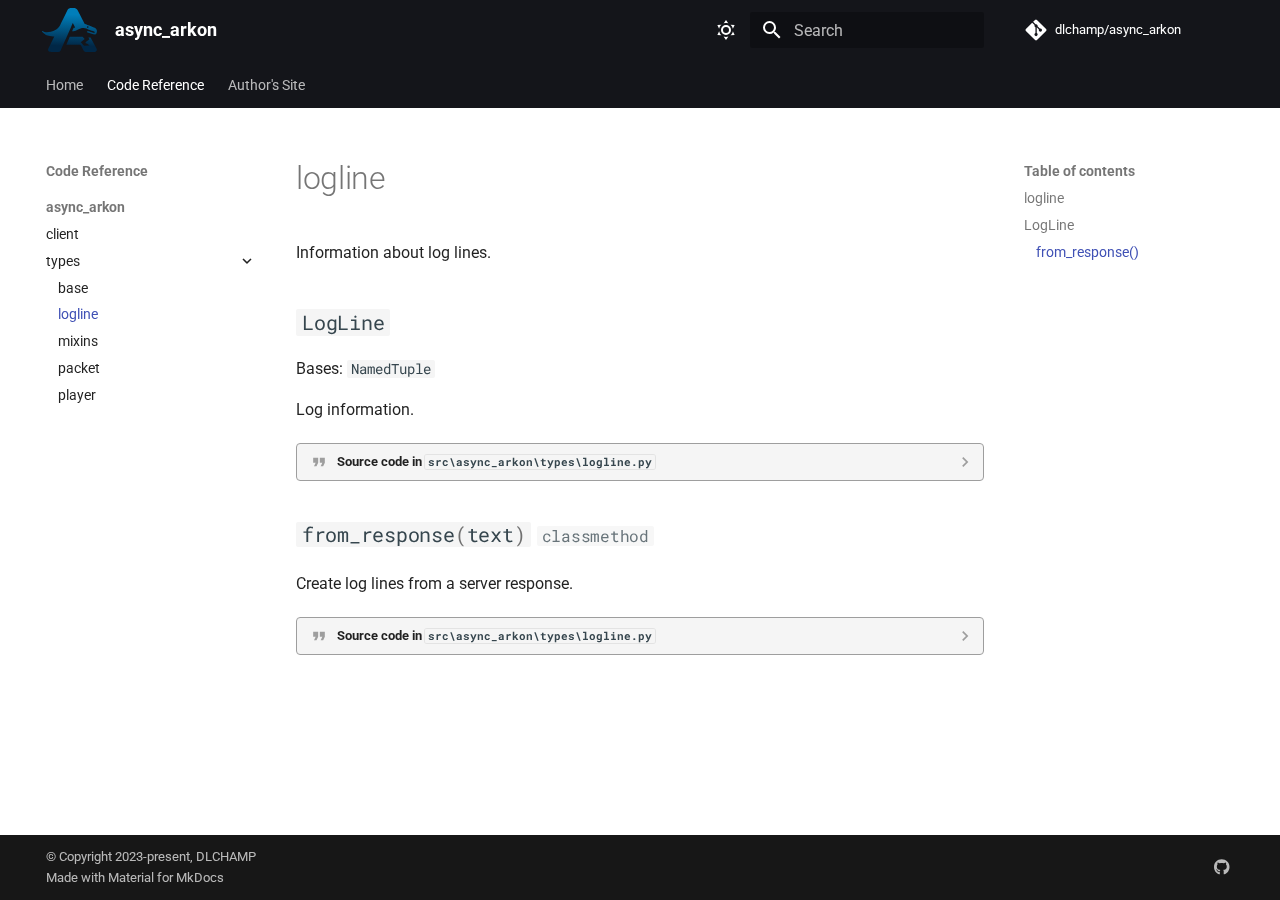
<file: reference/async_arkon/types/logline/index.html>
<!doctype html><html lang=en class=no-js> <head><meta charset=utf-8><meta name=viewport content="width=device-width,initial-scale=1"><meta name=description content="A simple async RCON library for Ark. Inspired by https://github.com/scottjones4k/ark_rcon"><link href=https://dlchamp.github.io/async_arkon/reference/async_arkon/types/logline/ rel=canonical><link href=../base/ rel=prev><link href=../mixins/ rel=next><link rel=icon href=../../../../assets/arkon.svg><meta name=generator content="mkdocs-1.5.3, mkdocs-material-9.5.2"><title>logline - async_arkon</title><link rel=stylesheet href=../../../../assets/stylesheets/main.50c56a3b.min.css><link rel=stylesheet href=../../../../assets/stylesheets/palette.06af60db.min.css><link rel=preconnect href=https://fonts.gstatic.com crossorigin><link rel=stylesheet href="https://fonts.googleapis.com/css?family=Roboto:300,300i,400,400i,700,700i%7CRoboto+Mono:400,400i,700,700i&display=fallback"><style>:root{--md-text-font:"Roboto";--md-code-font:"Roboto Mono"}</style><link rel=stylesheet href=../../../../assets/_mkdocstrings.css><link rel=stylesheet href=../../../../assets/logo.css><script>__md_scope=new URL("../../../..",location),__md_hash=e=>[...e].reduce((e,_)=>(e<<5)-e+_.charCodeAt(0),0),__md_get=(e,_=localStorage,t=__md_scope)=>JSON.parse(_.getItem(t.pathname+"."+e)),__md_set=(e,_,t=localStorage,a=__md_scope)=>{try{t.setItem(a.pathname+"."+e,JSON.stringify(_))}catch(e){}}</script></head> <body dir=ltr data-md-color-scheme=default data-md-color-primary=black data-md-color-accent=purple> <input class=md-toggle data-md-toggle=drawer type=checkbox id=__drawer autocomplete=off> <input class=md-toggle data-md-toggle=search type=checkbox id=__search autocomplete=off> <label class=md-overlay for=__drawer></label> <div data-md-component=skip> <a href=#async_arkon.types.logline class=md-skip> Skip to content </a> </div> <div data-md-component=announce> </div> <header class=md-header data-md-component=header> <nav class="md-header__inner md-grid" aria-label=Header> <a href=../../../.. title=async_arkon class="md-header__button md-logo" aria-label=async_arkon data-md-component=logo> <img src=../../../../assets/arkon.svg alt=logo> </a> <label class="md-header__button md-icon" for=__drawer> <svg xmlns=http://www.w3.org/2000/svg viewbox="0 0 24 24"><path d="M3 6h18v2H3V6m0 5h18v2H3v-2m0 5h18v2H3v-2Z"/></svg> </label> <div class=md-header__title data-md-component=header-title> <div class=md-header__ellipsis> <div class=md-header__topic> <span class=md-ellipsis> async_arkon </span> </div> <div class=md-header__topic data-md-component=header-topic> <span class=md-ellipsis> logline </span> </div> </div> </div> <form class=md-header__option data-md-component=palette> <input class=md-option data-md-color-media="(prefers-color-scheme: light)" data-md-color-scheme=default data-md-color-primary=black data-md-color-accent=purple aria-label="Switch to dark mode" type=radio name=__palette id=__palette_0> <label class="md-header__button md-icon" title="Switch to dark mode" for=__palette_1 hidden> <svg xmlns=http://www.w3.org/2000/svg viewbox="0 0 24 24"><path d="M12 7a5 5 0 0 1 5 5 5 5 0 0 1-5 5 5 5 0 0 1-5-5 5 5 0 0 1 5-5m0 2a3 3 0 0 0-3 3 3 3 0 0 0 3 3 3 3 0 0 0 3-3 3 3 0 0 0-3-3m0-7 2.39 3.42C13.65 5.15 12.84 5 12 5c-.84 0-1.65.15-2.39.42L12 2M3.34 7l4.16-.35A7.2 7.2 0 0 0 5.94 8.5c-.44.74-.69 1.5-.83 2.29L3.34 7m.02 10 1.76-3.77a7.131 7.131 0 0 0 2.38 4.14L3.36 17M20.65 7l-1.77 3.79a7.023 7.023 0 0 0-2.38-4.15l4.15.36m-.01 10-4.14.36c.59-.51 1.12-1.14 1.54-1.86.42-.73.69-1.5.83-2.29L20.64 17M12 22l-2.41-3.44c.74.27 1.55.44 2.41.44.82 0 1.63-.17 2.37-.44L12 22Z"/></svg> </label> <input class=md-option data-md-color-media="(prefers-color-scheme: dark)" data-md-color-scheme=slate data-md-color-primary=black data-md-color-accent=purple aria-label="Switch to light mode" type=radio name=__palette id=__palette_1> <label class="md-header__button md-icon" title="Switch to light mode" for=__palette_0 hidden> <svg xmlns=http://www.w3.org/2000/svg viewbox="0 0 24 24"><path d="m17.75 4.09-2.53 1.94.91 3.06-2.63-1.81-2.63 1.81.91-3.06-2.53-1.94L12.44 4l1.06-3 1.06 3 3.19.09m3.5 6.91-1.64 1.25.59 1.98-1.7-1.17-1.7 1.17.59-1.98L15.75 11l2.06-.05L18.5 9l.69 1.95 2.06.05m-2.28 4.95c.83-.08 1.72 1.1 1.19 1.85-.32.45-.66.87-1.08 1.27C15.17 23 8.84 23 4.94 19.07c-3.91-3.9-3.91-10.24 0-14.14.4-.4.82-.76 1.27-1.08.75-.53 1.93.36 1.85 1.19-.27 2.86.69 5.83 2.89 8.02a9.96 9.96 0 0 0 8.02 2.89m-1.64 2.02a12.08 12.08 0 0 1-7.8-3.47c-2.17-2.19-3.33-5-3.49-7.82-2.81 3.14-2.7 7.96.31 10.98 3.02 3.01 7.84 3.12 10.98.31Z"/></svg> </label> </form> <script>var media,input,key,value,palette=__md_get("__palette");if(palette&&palette.color){"(prefers-color-scheme)"===palette.color.media&&(media=matchMedia("(prefers-color-scheme: light)"),input=document.querySelector(media.matches?"[data-md-color-media='(prefers-color-scheme: light)']":"[data-md-color-media='(prefers-color-scheme: dark)']"),palette.color.media=input.getAttribute("data-md-color-media"),palette.color.scheme=input.getAttribute("data-md-color-scheme"),palette.color.primary=input.getAttribute("data-md-color-primary"),palette.color.accent=input.getAttribute("data-md-color-accent"));for([key,value]of Object.entries(palette.color))document.body.setAttribute("data-md-color-"+key,value)}</script> <label class="md-header__button md-icon" for=__search> <svg xmlns=http://www.w3.org/2000/svg viewbox="0 0 24 24"><path d="M9.5 3A6.5 6.5 0 0 1 16 9.5c0 1.61-.59 3.09-1.56 4.23l.27.27h.79l5 5-1.5 1.5-5-5v-.79l-.27-.27A6.516 6.516 0 0 1 9.5 16 6.5 6.5 0 0 1 3 9.5 6.5 6.5 0 0 1 9.5 3m0 2C7 5 5 7 5 9.5S7 14 9.5 14 14 12 14 9.5 12 5 9.5 5Z"/></svg> </label> <div class=md-search data-md-component=search role=dialog> <label class=md-search__overlay for=__search></label> <div class=md-search__inner role=search> <form class=md-search__form name=search> <input type=text class=md-search__input name=query aria-label=Search placeholder=Search autocapitalize=off autocorrect=off autocomplete=off spellcheck=false data-md-component=search-query required> <label class="md-search__icon md-icon" for=__search> <svg xmlns=http://www.w3.org/2000/svg viewbox="0 0 24 24"><path d="M9.5 3A6.5 6.5 0 0 1 16 9.5c0 1.61-.59 3.09-1.56 4.23l.27.27h.79l5 5-1.5 1.5-5-5v-.79l-.27-.27A6.516 6.516 0 0 1 9.5 16 6.5 6.5 0 0 1 3 9.5 6.5 6.5 0 0 1 9.5 3m0 2C7 5 5 7 5 9.5S7 14 9.5 14 14 12 14 9.5 12 5 9.5 5Z"/></svg> <svg xmlns=http://www.w3.org/2000/svg viewbox="0 0 24 24"><path d="M20 11v2H8l5.5 5.5-1.42 1.42L4.16 12l7.92-7.92L13.5 5.5 8 11h12Z"/></svg> </label> <nav class=md-search__options aria-label=Search> <a href=javascript:void(0) class="md-search__icon md-icon" title=Share aria-label=Share data-clipboard data-clipboard-text data-md-component=search-share tabindex=-1> <svg xmlns=http://www.w3.org/2000/svg viewbox="0 0 24 24"><path d="M18 16.08c-.76 0-1.44.3-1.96.77L8.91 12.7c.05-.23.09-.46.09-.7 0-.24-.04-.47-.09-.7l7.05-4.11c.54.5 1.25.81 2.04.81a3 3 0 0 0 3-3 3 3 0 0 0-3-3 3 3 0 0 0-3 3c0 .24.04.47.09.7L8.04 9.81C7.5 9.31 6.79 9 6 9a3 3 0 0 0-3 3 3 3 0 0 0 3 3c.79 0 1.5-.31 2.04-.81l7.12 4.15c-.05.21-.08.43-.08.66 0 1.61 1.31 2.91 2.92 2.91 1.61 0 2.92-1.3 2.92-2.91A2.92 2.92 0 0 0 18 16.08Z"/></svg> </a> <button type=reset class="md-search__icon md-icon" title=Clear aria-label=Clear tabindex=-1> <svg xmlns=http://www.w3.org/2000/svg viewbox="0 0 24 24"><path d="M19 6.41 17.59 5 12 10.59 6.41 5 5 6.41 10.59 12 5 17.59 6.41 19 12 13.41 17.59 19 19 17.59 13.41 12 19 6.41Z"/></svg> </button> </nav> <div class=md-search__suggest data-md-component=search-suggest></div> </form> <div class=md-search__output> <div class=md-search__scrollwrap data-md-scrollfix> <div class=md-search-result data-md-component=search-result> <div class=md-search-result__meta> Initializing search </div> <ol class=md-search-result__list role=presentation></ol> </div> </div> </div> </div> </div> <div class=md-header__source> <a href=https://github.com/dlchamp/async_arkon title="Go to repository" class=md-source data-md-component=source> <div class="md-source__icon md-icon"> <svg xmlns=http://www.w3.org/2000/svg viewbox="0 0 448 512"><!-- Font Awesome Free 6.5.1 by @fontawesome - https://fontawesome.com License - https://fontawesome.com/license/free (Icons: CC BY 4.0, Fonts: SIL OFL 1.1, Code: MIT License) Copyright 2023 Fonticons, Inc.--><path d="M439.55 236.05 244 40.45a28.87 28.87 0 0 0-40.81 0l-40.66 40.63 51.52 51.52c27.06-9.14 52.68 16.77 43.39 43.68l49.66 49.66c34.23-11.8 61.18 31 35.47 56.69-26.49 26.49-70.21-2.87-56-37.34L240.22 199v121.85c25.3 12.54 22.26 41.85 9.08 55a34.34 34.34 0 0 1-48.55 0c-17.57-17.6-11.07-46.91 11.25-56v-123c-20.8-8.51-24.6-30.74-18.64-45L142.57 101 8.45 235.14a28.86 28.86 0 0 0 0 40.81l195.61 195.6a28.86 28.86 0 0 0 40.8 0l194.69-194.69a28.86 28.86 0 0 0 0-40.81z"/></svg> </div> <div class=md-source__repository> dlchamp/async_arkon </div> </a> </div> </nav> </header> <div class=md-container data-md-component=container> <nav class=md-tabs aria-label=Tabs data-md-component=tabs> <div class=md-grid> <ul class=md-tabs__list> <li class=md-tabs__item> <a href=../../../.. class=md-tabs__link> Home </a> </li> <li class="md-tabs__item md-tabs__item--active"> <a href=../../client/ class=md-tabs__link> Code Reference </a> </li> <li class=md-tabs__item> <a href=https://dlchamp.com class=md-tabs__link> Author's Site </a> </li> </ul> </div> </nav> <main class=md-main data-md-component=main> <div class="md-main__inner md-grid"> <div class="md-sidebar md-sidebar--primary" data-md-component=sidebar data-md-type=navigation> <div class=md-sidebar__scrollwrap> <div class=md-sidebar__inner> <nav class="md-nav md-nav--primary md-nav--lifted" aria-label=Navigation data-md-level=0> <label class=md-nav__title for=__drawer> <a href=../../../.. title=async_arkon class="md-nav__button md-logo" aria-label=async_arkon data-md-component=logo> <img src=../../../../assets/arkon.svg alt=logo> </a> async_arkon </label> <div class=md-nav__source> <a href=https://github.com/dlchamp/async_arkon title="Go to repository" class=md-source data-md-component=source> <div class="md-source__icon md-icon"> <svg xmlns=http://www.w3.org/2000/svg viewbox="0 0 448 512"><!-- Font Awesome Free 6.5.1 by @fontawesome - https://fontawesome.com License - https://fontawesome.com/license/free (Icons: CC BY 4.0, Fonts: SIL OFL 1.1, Code: MIT License) Copyright 2023 Fonticons, Inc.--><path d="M439.55 236.05 244 40.45a28.87 28.87 0 0 0-40.81 0l-40.66 40.63 51.52 51.52c27.06-9.14 52.68 16.77 43.39 43.68l49.66 49.66c34.23-11.8 61.18 31 35.47 56.69-26.49 26.49-70.21-2.87-56-37.34L240.22 199v121.85c25.3 12.54 22.26 41.85 9.08 55a34.34 34.34 0 0 1-48.55 0c-17.57-17.6-11.07-46.91 11.25-56v-123c-20.8-8.51-24.6-30.74-18.64-45L142.57 101 8.45 235.14a28.86 28.86 0 0 0 0 40.81l195.61 195.6a28.86 28.86 0 0 0 40.8 0l194.69-194.69a28.86 28.86 0 0 0 0-40.81z"/></svg> </div> <div class=md-source__repository> dlchamp/async_arkon </div> </a> </div> <ul class=md-nav__list data-md-scrollfix> <li class="md-nav__item md-nav__item--section md-nav__item--nested"> <input class="md-nav__toggle md-toggle " type=checkbox id=__nav_1> <label class=md-nav__link for=__nav_1 id=__nav_1_label tabindex> <span class=md-ellipsis> Home </span> <span class="md-nav__icon md-icon"></span> </label> <nav class=md-nav data-md-level=1 aria-labelledby=__nav_1_label aria-expanded=false> <label class=md-nav__title for=__nav_1> <span class="md-nav__icon md-icon"></span> Home </label> <ul class=md-nav__list data-md-scrollfix> <li class=md-nav__item> <a href=../../../.. class=md-nav__link> <span class=md-ellipsis> Overview </span> </a> </li> <li class=md-nav__item> <a href=../../../../license/ class=md-nav__link> <span class=md-ellipsis> License </span> </a> </li> </ul> </nav> </li> <li class="md-nav__item md-nav__item--active md-nav__item--section md-nav__item--nested"> <input class="md-nav__toggle md-toggle " type=checkbox id=__nav_2 checked> <label class=md-nav__link for=__nav_2 id=__nav_2_label tabindex> <span class=md-ellipsis> Code Reference </span> <span class="md-nav__icon md-icon"></span> </label> <nav class=md-nav data-md-level=1 aria-labelledby=__nav_2_label aria-expanded=true> <label class=md-nav__title for=__nav_2> <span class="md-nav__icon md-icon"></span> Code Reference </label> <ul class=md-nav__list data-md-scrollfix> <li class="md-nav__item md-nav__item--active md-nav__item--section md-nav__item--nested"> <input class="md-nav__toggle md-toggle " type=checkbox id=__nav_2_1 checked> <label class=md-nav__link for=__nav_2_1 id=__nav_2_1_label tabindex> <span class=md-ellipsis> async_arkon </span> <span class="md-nav__icon md-icon"></span> </label> <nav class=md-nav data-md-level=2 aria-labelledby=__nav_2_1_label aria-expanded=true> <label class=md-nav__title for=__nav_2_1> <span class="md-nav__icon md-icon"></span> async_arkon </label> <ul class=md-nav__list data-md-scrollfix> <li class=md-nav__item> <a href=../../client/ class=md-nav__link> <span class=md-ellipsis> client </span> </a> </li> <li class="md-nav__item md-nav__item--active md-nav__item--nested"> <input class="md-nav__toggle md-toggle " type=checkbox id=__nav_2_1_2 checked> <label class=md-nav__link for=__nav_2_1_2 id=__nav_2_1_2_label tabindex=0> <span class=md-ellipsis> types </span> <span class="md-nav__icon md-icon"></span> </label> <nav class=md-nav data-md-level=3 aria-labelledby=__nav_2_1_2_label aria-expanded=true> <label class=md-nav__title for=__nav_2_1_2> <span class="md-nav__icon md-icon"></span> types </label> <ul class=md-nav__list data-md-scrollfix> <li class=md-nav__item> <a href=../base/ class=md-nav__link> <span class=md-ellipsis> base </span> </a> </li> <li class="md-nav__item md-nav__item--active"> <input class="md-nav__toggle md-toggle" type=checkbox id=__toc> <label class="md-nav__link md-nav__link--active" for=__toc> <span class=md-ellipsis> logline </span> <span class="md-nav__icon md-icon"></span> </label> <a href=./ class="md-nav__link md-nav__link--active"> <span class=md-ellipsis> logline </span> </a> <nav class="md-nav md-nav--secondary" aria-label="Table of contents"> <label class=md-nav__title for=__toc> <span class="md-nav__icon md-icon"></span> Table of contents </label> <ul class=md-nav__list data-md-component=toc data-md-scrollfix> <li class=md-nav__item> <a href=#async_arkon.types.logline class=md-nav__link> <span class=md-ellipsis> logline </span> </a> </li> <li class=md-nav__item> <a href=#async_arkon.types.logline.LogLine class=md-nav__link> <span class=md-ellipsis> LogLine </span> </a> <nav class=md-nav aria-label=LogLine> <ul class=md-nav__list> <li class=md-nav__item> <a href=#async_arkon.types.logline.LogLine.from_response class=md-nav__link> <span class=md-ellipsis> from_response() </span> </a> </li> </ul> </nav> </li> </ul> </nav> </li> <li class=md-nav__item> <a href=../mixins/ class=md-nav__link> <span class=md-ellipsis> mixins </span> </a> </li> <li class=md-nav__item> <a href=../packet/ class=md-nav__link> <span class=md-ellipsis> packet </span> </a> </li> <li class=md-nav__item> <a href=../player/ class=md-nav__link> <span class=md-ellipsis> player </span> </a> </li> </ul> </nav> </li> </ul> </nav> </li> </ul> </nav> </li> <li class=md-nav__item> <a href=https://dlchamp.com class=md-nav__link> <span class=md-ellipsis> Author's Site </span> </a> </li> </ul> </nav> </div> </div> </div> <div class="md-sidebar md-sidebar--secondary" data-md-component=sidebar data-md-type=toc> <div class=md-sidebar__scrollwrap> <div class=md-sidebar__inner> <nav class="md-nav md-nav--secondary" aria-label="Table of contents"> <label class=md-nav__title for=__toc> <span class="md-nav__icon md-icon"></span> Table of contents </label> <ul class=md-nav__list data-md-component=toc data-md-scrollfix> <li class=md-nav__item> <a href=#async_arkon.types.logline class=md-nav__link> <span class=md-ellipsis> logline </span> </a> </li> <li class=md-nav__item> <a href=#async_arkon.types.logline.LogLine class=md-nav__link> <span class=md-ellipsis> LogLine </span> </a> <nav class=md-nav aria-label=LogLine> <ul class=md-nav__list> <li class=md-nav__item> <a href=#async_arkon.types.logline.LogLine.from_response class=md-nav__link> <span class=md-ellipsis> from_response() </span> </a> </li> </ul> </nav> </li> </ul> </nav> </div> </div> </div> <div class=md-content data-md-component=content> <article class="md-content__inner md-typeset"> <h1>logline</h1> <div class="doc doc-object doc-module"> <a id=async_arkon.types.logline></a> <div class="doc doc-contents first"> <p>Information about log lines.</p> <div class="doc doc-children"> <div class="doc doc-object doc-class"> <h2 id=async_arkon.types.logline.LogLine class="doc doc-heading"> <code>LogLine</code> <a href=#async_arkon.types.logline.LogLine class=headerlink title="Permanent link">&para;</a></h2> <div class="doc doc-contents "> <p class="doc doc-class-bases"> Bases: <code><span title="typing.NamedTuple">NamedTuple</span></code></p> <p>Log information.</p> <details class=quote> <summary>Source code in <code>src\async_arkon\types\logline.py</code></summary> <div class=highlight><table class=highlighttable><tr><td class=linenos><div class=linenodiv><pre><span></span><span class=normal>12</span>
<span class=normal>13</span>
<span class=normal>14</span>
<span class=normal>15</span>
<span class=normal>16</span>
<span class=normal>17</span>
<span class=normal>18</span>
<span class=normal>19</span>
<span class=normal>20</span>
<span class=normal>21</span>
<span class=normal>22</span>
<span class=normal>23</span>
<span class=normal>24</span></pre></div></td><td class=code><div><pre><span></span><code><span class=k>class</span> <span class=nc>LogLine</span><span class=p>(</span><span class=n>NamedTuple</span><span class=p>):</span>
<span class=w>    </span><span class=sd>&quot;&quot;&quot;Log information.&quot;&quot;&quot;</span>

    <span class=n>time</span><span class=p>:</span> <span class=nb>str</span>
    <span class=n>log</span><span class=p>:</span> <span class=nb>str</span>

    <span class=nd>@classmethod</span>
    <span class=k>def</span> <span class=nf>from_response</span><span class=p>(</span><span class=bp>cls</span><span class=p>,</span> <span class=n>text</span><span class=p>:</span> <span class=nb>str</span><span class=p>)</span> <span class=o>-&gt;</span> <span class=n>List</span><span class=p>[</span><span class=n>Self</span><span class=p>]:</span>
<span class=w>        </span><span class=sd>&quot;&quot;&quot;Create log lines from a server response.&quot;&quot;&quot;</span>
        <span class=k>if</span> <span class=n>text</span> <span class=o>==</span> <span class=s2>&quot;Server received, But no response!! </span><span class=se>\n</span><span class=s2> &quot;</span><span class=p>:</span>
            <span class=k>return</span> <span class=p>[]</span>

        <span class=k>return</span> <span class=p>[</span><span class=bp>cls</span><span class=p>(</span><span class=n>match</span><span class=o>.</span><span class=n>group</span><span class=p>(</span><span class=mi>1</span><span class=p>),</span> <span class=n>match</span><span class=o>.</span><span class=n>group</span><span class=p>(</span><span class=mi>2</span><span class=p>))</span> <span class=k>for</span> <span class=n>match</span> <span class=ow>in</span> <span class=n>REGEX</span><span class=o>.</span><span class=n>finditer</span><span class=p>(</span><span class=n>text</span><span class=p>)</span> <span class=k>if</span> <span class=n>match</span><span class=p>]</span>
</code></pre></div></td></tr></table></div> </details> <div class="doc doc-children"> <div class="doc doc-object doc-function"> <h3 id=async_arkon.types.logline.LogLine.from_response class="doc doc-heading"> <code class="highlight language-python"><span class=n>from_response</span><span class=p>(</span><span class=n>text</span><span class=p>)</span></code> <span class="doc doc-labels"> <small class="doc doc-label doc-label-classmethod"><code>classmethod</code></small> </span> <a href=#async_arkon.types.logline.LogLine.from_response class=headerlink title="Permanent link">&para;</a></h3> <div class="doc doc-contents "> <p>Create log lines from a server response.</p> <details class=quote> <summary>Source code in <code>src\async_arkon\types\logline.py</code></summary> <div class=highlight><table class=highlighttable><tr><td class=linenos><div class=linenodiv><pre><span></span><span class=normal>18</span>
<span class=normal>19</span>
<span class=normal>20</span>
<span class=normal>21</span>
<span class=normal>22</span>
<span class=normal>23</span>
<span class=normal>24</span></pre></div></td><td class=code><div><pre><span></span><code><span class=nd>@classmethod</span>
<span class=k>def</span> <span class=nf>from_response</span><span class=p>(</span><span class=bp>cls</span><span class=p>,</span> <span class=n>text</span><span class=p>:</span> <span class=nb>str</span><span class=p>)</span> <span class=o>-&gt;</span> <span class=n>List</span><span class=p>[</span><span class=n>Self</span><span class=p>]:</span>
<span class=w>    </span><span class=sd>&quot;&quot;&quot;Create log lines from a server response.&quot;&quot;&quot;</span>
    <span class=k>if</span> <span class=n>text</span> <span class=o>==</span> <span class=s2>&quot;Server received, But no response!! </span><span class=se>\n</span><span class=s2> &quot;</span><span class=p>:</span>
        <span class=k>return</span> <span class=p>[]</span>

    <span class=k>return</span> <span class=p>[</span><span class=bp>cls</span><span class=p>(</span><span class=n>match</span><span class=o>.</span><span class=n>group</span><span class=p>(</span><span class=mi>1</span><span class=p>),</span> <span class=n>match</span><span class=o>.</span><span class=n>group</span><span class=p>(</span><span class=mi>2</span><span class=p>))</span> <span class=k>for</span> <span class=n>match</span> <span class=ow>in</span> <span class=n>REGEX</span><span class=o>.</span><span class=n>finditer</span><span class=p>(</span><span class=n>text</span><span class=p>)</span> <span class=k>if</span> <span class=n>match</span><span class=p>]</span>
</code></pre></div></td></tr></table></div> </details> </div> </div> </div> </div> </div> </div> </div> </div> </article> </div> <script>var target=document.getElementById(location.hash.slice(1));target&&target.name&&(target.checked=target.name.startsWith("__tabbed_"))</script> </div> <button type=button class="md-top md-icon" data-md-component=top hidden> <svg xmlns=http://www.w3.org/2000/svg viewbox="0 0 24 24"><path d="M13 20h-2V8l-5.5 5.5-1.42-1.42L12 4.16l7.92 7.92-1.42 1.42L13 8v12Z"/></svg> Back to top </button> </main> <footer class=md-footer> <div class="md-footer-meta md-typeset"> <div class="md-footer-meta__inner md-grid"> <div class=md-copyright> <div class=md-copyright__highlight> &copy; Copyright 2023-present, <a href=https://github.com/DLCHAMP>DLCHAMP </div> Made with <a href=https://squidfunk.github.io/mkdocs-material/ target=_blank rel=noopener> Material for MkDocs </a> </div> <div class=md-social> <a href=https://github.com/dlchamp target=_blank rel=noopener title=github.com class=md-social__link> <svg xmlns=http://www.w3.org/2000/svg viewbox="0 0 496 512"><!-- Font Awesome Free 6.5.1 by @fontawesome - https://fontawesome.com License - https://fontawesome.com/license/free (Icons: CC BY 4.0, Fonts: SIL OFL 1.1, Code: MIT License) Copyright 2023 Fonticons, Inc.--><path d="M165.9 397.4c0 2-2.3 3.6-5.2 3.6-3.3.3-5.6-1.3-5.6-3.6 0-2 2.3-3.6 5.2-3.6 3-.3 5.6 1.3 5.6 3.6zm-31.1-4.5c-.7 2 1.3 4.3 4.3 4.9 2.6 1 5.6 0 6.2-2s-1.3-4.3-4.3-5.2c-2.6-.7-5.5.3-6.2 2.3zm44.2-1.7c-2.9.7-4.9 2.6-4.6 4.9.3 2 2.9 3.3 5.9 2.6 2.9-.7 4.9-2.6 4.6-4.6-.3-1.9-3-3.2-5.9-2.9zM244.8 8C106.1 8 0 113.3 0 252c0 110.9 69.8 205.8 169.5 239.2 12.8 2.3 17.3-5.6 17.3-12.1 0-6.2-.3-40.4-.3-61.4 0 0-70 15-84.7-29.8 0 0-11.4-29.1-27.8-36.6 0 0-22.9-15.7 1.6-15.4 0 0 24.9 2 38.6 25.8 21.9 38.6 58.6 27.5 72.9 20.9 2.3-16 8.8-27.1 16-33.7-55.9-6.2-112.3-14.3-112.3-110.5 0-27.5 7.6-41.3 23.6-58.9-2.6-6.5-11.1-33.3 2.6-67.9 20.9-6.5 69 27 69 27 20-5.6 41.5-8.5 62.8-8.5s42.8 2.9 62.8 8.5c0 0 48.1-33.6 69-27 13.7 34.7 5.2 61.4 2.6 67.9 16 17.7 25.8 31.5 25.8 58.9 0 96.5-58.9 104.2-114.8 110.5 9.2 7.9 17 22.9 17 46.4 0 33.7-.3 75.4-.3 83.6 0 6.5 4.6 14.4 17.3 12.1C428.2 457.8 496 362.9 496 252 496 113.3 383.5 8 244.8 8zM97.2 352.9c-1.3 1-1 3.3.7 5.2 1.6 1.6 3.9 2.3 5.2 1 1.3-1 1-3.3-.7-5.2-1.6-1.6-3.9-2.3-5.2-1zm-10.8-8.1c-.7 1.3.3 2.9 2.3 3.9 1.6 1 3.6.7 4.3-.7.7-1.3-.3-2.9-2.3-3.9-2-.6-3.6-.3-4.3.7zm32.4 35.6c-1.6 1.3-1 4.3 1.3 6.2 2.3 2.3 5.2 2.6 6.5 1 1.3-1.3.7-4.3-1.3-6.2-2.2-2.3-5.2-2.6-6.5-1zm-11.4-14.7c-1.6 1-1.6 3.6 0 5.9 1.6 2.3 4.3 3.3 5.6 2.3 1.6-1.3 1.6-3.9 0-6.2-1.4-2.3-4-3.3-5.6-2z"/></svg> </a> </div> </div> </div> </footer> </div> <div class=md-dialog data-md-component=dialog> <div class="md-dialog__inner md-typeset"></div> </div> <script id=__config type=application/json>{"base": "../../../..", "features": ["content.code.copy", "navigation.sections", "navigation.tabs", "navigation.top", "search.share", "search.suggest"], "search": "../../../../assets/javascripts/workers/search.f886a092.min.js", "translations": {"clipboard.copied": "Copied to clipboard", "clipboard.copy": "Copy to clipboard", "search.result.more.one": "1 more on this page", "search.result.more.other": "# more on this page", "search.result.none": "No matching documents", "search.result.one": "1 matching document", "search.result.other": "# matching documents", "search.result.placeholder": "Type to start searching", "search.result.term.missing": "Missing", "select.version": "Select version"}}</script> <script src=../../../../assets/javascripts/bundle.d7c377c4.min.js></script> </body> </html>
</file>
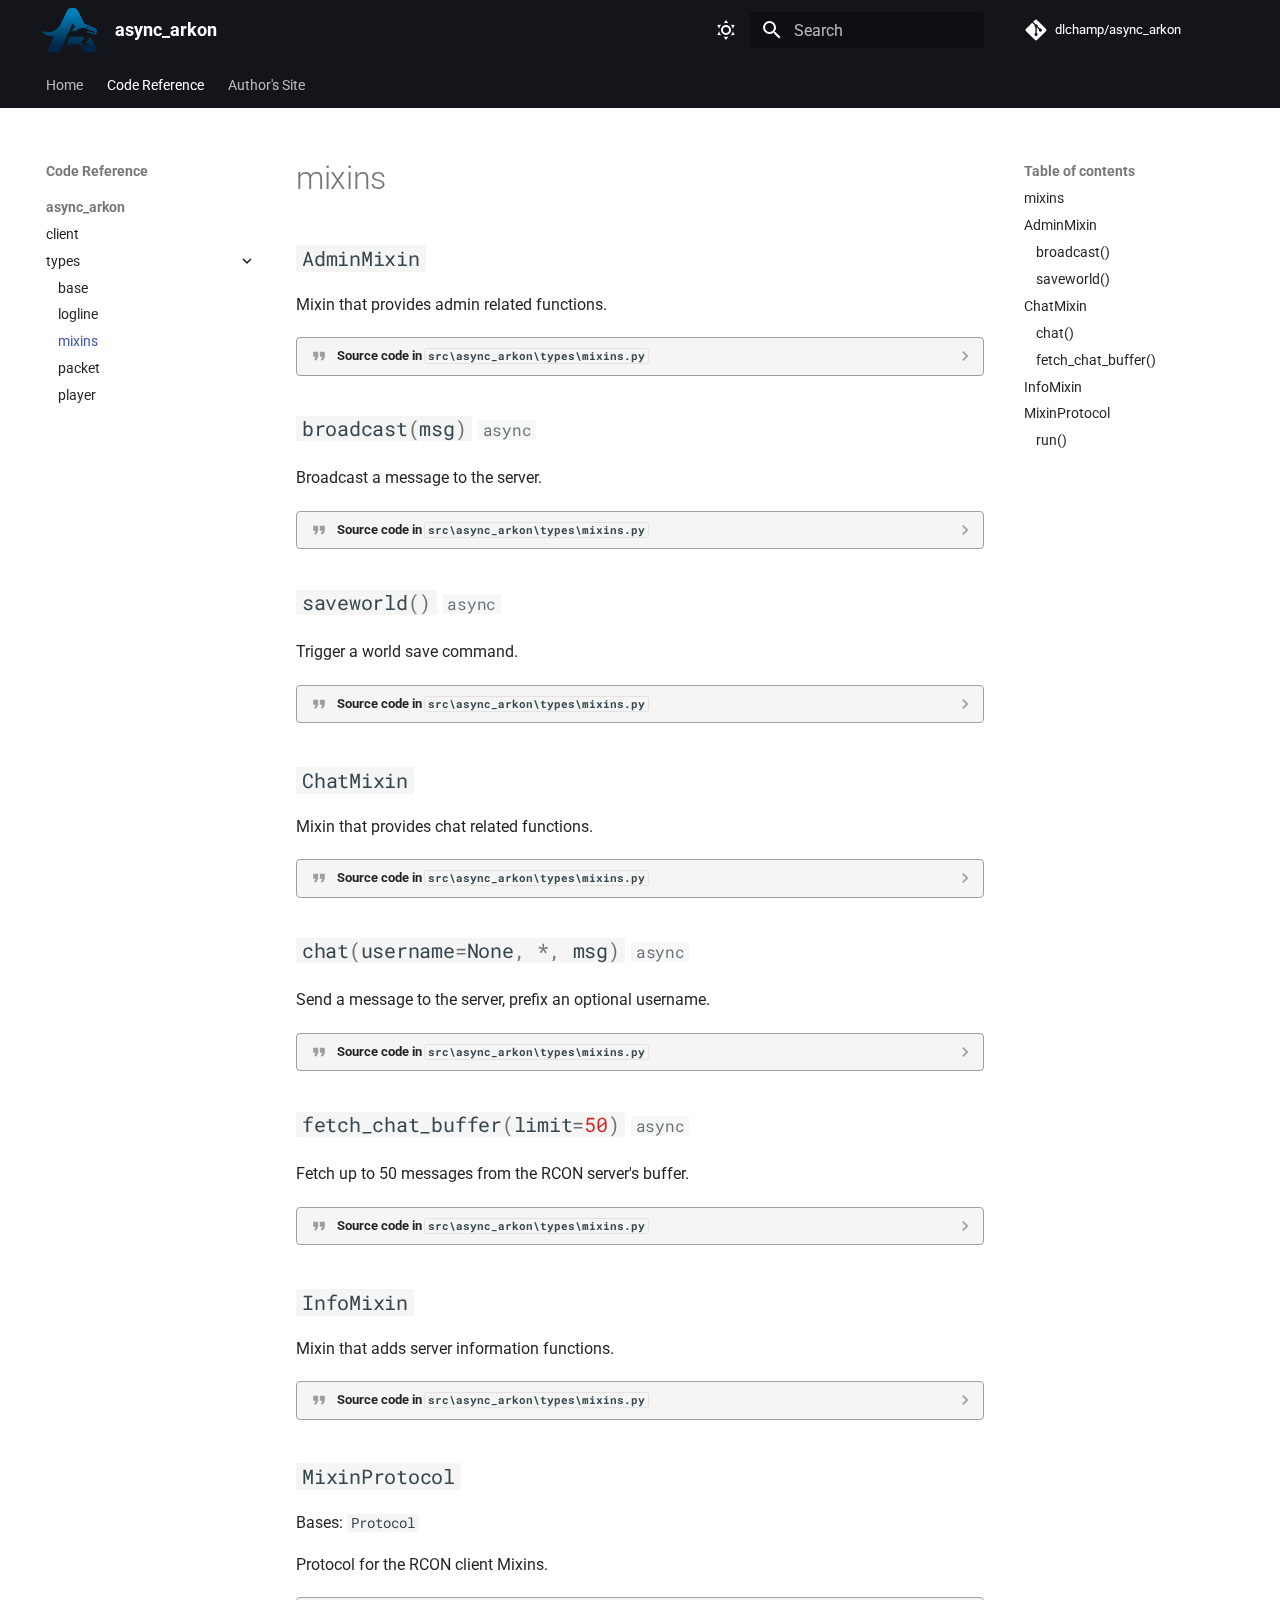
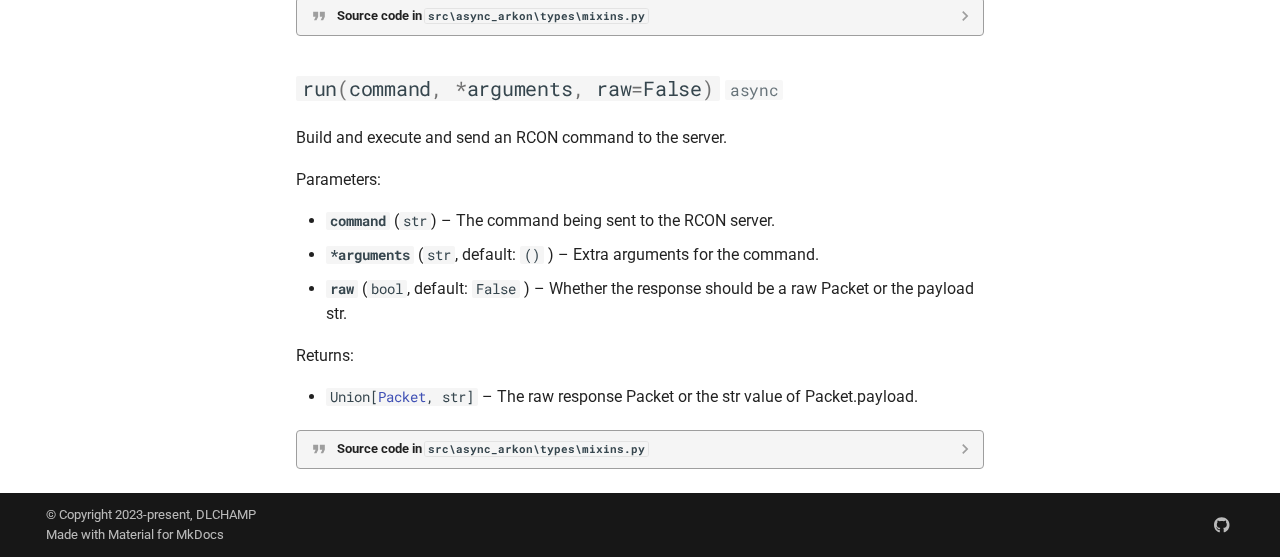
<file: reference/async_arkon/types/mixins/index.html>
<!doctype html><html lang=en class=no-js> <head><meta charset=utf-8><meta name=viewport content="width=device-width,initial-scale=1"><meta name=description content="A simple async RCON library for Ark. Inspired by https://github.com/scottjones4k/ark_rcon"><link href=https://dlchamp.github.io/async_arkon/reference/async_arkon/types/mixins/ rel=canonical><link href=../logline/ rel=prev><link href=../packet/ rel=next><link rel=icon href=../../../../assets/arkon.svg><meta name=generator content="mkdocs-1.5.3, mkdocs-material-9.5.2"><title>mixins - async_arkon</title><link rel=stylesheet href=../../../../assets/stylesheets/main.50c56a3b.min.css><link rel=stylesheet href=../../../../assets/stylesheets/palette.06af60db.min.css><link rel=preconnect href=https://fonts.gstatic.com crossorigin><link rel=stylesheet href="https://fonts.googleapis.com/css?family=Roboto:300,300i,400,400i,700,700i%7CRoboto+Mono:400,400i,700,700i&display=fallback"><style>:root{--md-text-font:"Roboto";--md-code-font:"Roboto Mono"}</style><link rel=stylesheet href=../../../../assets/_mkdocstrings.css><link rel=stylesheet href=../../../../assets/logo.css><script>__md_scope=new URL("../../../..",location),__md_hash=e=>[...e].reduce((e,_)=>(e<<5)-e+_.charCodeAt(0),0),__md_get=(e,_=localStorage,t=__md_scope)=>JSON.parse(_.getItem(t.pathname+"."+e)),__md_set=(e,_,t=localStorage,a=__md_scope)=>{try{t.setItem(a.pathname+"."+e,JSON.stringify(_))}catch(e){}}</script></head> <body dir=ltr data-md-color-scheme=default data-md-color-primary=black data-md-color-accent=purple> <input class=md-toggle data-md-toggle=drawer type=checkbox id=__drawer autocomplete=off> <input class=md-toggle data-md-toggle=search type=checkbox id=__search autocomplete=off> <label class=md-overlay for=__drawer></label> <div data-md-component=skip> <a href=#async_arkon.types.mixins class=md-skip> Skip to content </a> </div> <div data-md-component=announce> </div> <header class=md-header data-md-component=header> <nav class="md-header__inner md-grid" aria-label=Header> <a href=../../../.. title=async_arkon class="md-header__button md-logo" aria-label=async_arkon data-md-component=logo> <img src=../../../../assets/arkon.svg alt=logo> </a> <label class="md-header__button md-icon" for=__drawer> <svg xmlns=http://www.w3.org/2000/svg viewbox="0 0 24 24"><path d="M3 6h18v2H3V6m0 5h18v2H3v-2m0 5h18v2H3v-2Z"/></svg> </label> <div class=md-header__title data-md-component=header-title> <div class=md-header__ellipsis> <div class=md-header__topic> <span class=md-ellipsis> async_arkon </span> </div> <div class=md-header__topic data-md-component=header-topic> <span class=md-ellipsis> mixins </span> </div> </div> </div> <form class=md-header__option data-md-component=palette> <input class=md-option data-md-color-media="(prefers-color-scheme: light)" data-md-color-scheme=default data-md-color-primary=black data-md-color-accent=purple aria-label="Switch to dark mode" type=radio name=__palette id=__palette_0> <label class="md-header__button md-icon" title="Switch to dark mode" for=__palette_1 hidden> <svg xmlns=http://www.w3.org/2000/svg viewbox="0 0 24 24"><path d="M12 7a5 5 0 0 1 5 5 5 5 0 0 1-5 5 5 5 0 0 1-5-5 5 5 0 0 1 5-5m0 2a3 3 0 0 0-3 3 3 3 0 0 0 3 3 3 3 0 0 0 3-3 3 3 0 0 0-3-3m0-7 2.39 3.42C13.65 5.15 12.84 5 12 5c-.84 0-1.65.15-2.39.42L12 2M3.34 7l4.16-.35A7.2 7.2 0 0 0 5.94 8.5c-.44.74-.69 1.5-.83 2.29L3.34 7m.02 10 1.76-3.77a7.131 7.131 0 0 0 2.38 4.14L3.36 17M20.65 7l-1.77 3.79a7.023 7.023 0 0 0-2.38-4.15l4.15.36m-.01 10-4.14.36c.59-.51 1.12-1.14 1.54-1.86.42-.73.69-1.5.83-2.29L20.64 17M12 22l-2.41-3.44c.74.27 1.55.44 2.41.44.82 0 1.63-.17 2.37-.44L12 22Z"/></svg> </label> <input class=md-option data-md-color-media="(prefers-color-scheme: dark)" data-md-color-scheme=slate data-md-color-primary=black data-md-color-accent=purple aria-label="Switch to light mode" type=radio name=__palette id=__palette_1> <label class="md-header__button md-icon" title="Switch to light mode" for=__palette_0 hidden> <svg xmlns=http://www.w3.org/2000/svg viewbox="0 0 24 24"><path d="m17.75 4.09-2.53 1.94.91 3.06-2.63-1.81-2.63 1.81.91-3.06-2.53-1.94L12.44 4l1.06-3 1.06 3 3.19.09m3.5 6.91-1.64 1.25.59 1.98-1.7-1.17-1.7 1.17.59-1.98L15.75 11l2.06-.05L18.5 9l.69 1.95 2.06.05m-2.28 4.95c.83-.08 1.72 1.1 1.19 1.85-.32.45-.66.87-1.08 1.27C15.17 23 8.84 23 4.94 19.07c-3.91-3.9-3.91-10.24 0-14.14.4-.4.82-.76 1.27-1.08.75-.53 1.93.36 1.85 1.19-.27 2.86.69 5.83 2.89 8.02a9.96 9.96 0 0 0 8.02 2.89m-1.64 2.02a12.08 12.08 0 0 1-7.8-3.47c-2.17-2.19-3.33-5-3.49-7.82-2.81 3.14-2.7 7.96.31 10.98 3.02 3.01 7.84 3.12 10.98.31Z"/></svg> </label> </form> <script>var media,input,key,value,palette=__md_get("__palette");if(palette&&palette.color){"(prefers-color-scheme)"===palette.color.media&&(media=matchMedia("(prefers-color-scheme: light)"),input=document.querySelector(media.matches?"[data-md-color-media='(prefers-color-scheme: light)']":"[data-md-color-media='(prefers-color-scheme: dark)']"),palette.color.media=input.getAttribute("data-md-color-media"),palette.color.scheme=input.getAttribute("data-md-color-scheme"),palette.color.primary=input.getAttribute("data-md-color-primary"),palette.color.accent=input.getAttribute("data-md-color-accent"));for([key,value]of Object.entries(palette.color))document.body.setAttribute("data-md-color-"+key,value)}</script> <label class="md-header__button md-icon" for=__search> <svg xmlns=http://www.w3.org/2000/svg viewbox="0 0 24 24"><path d="M9.5 3A6.5 6.5 0 0 1 16 9.5c0 1.61-.59 3.09-1.56 4.23l.27.27h.79l5 5-1.5 1.5-5-5v-.79l-.27-.27A6.516 6.516 0 0 1 9.5 16 6.5 6.5 0 0 1 3 9.5 6.5 6.5 0 0 1 9.5 3m0 2C7 5 5 7 5 9.5S7 14 9.5 14 14 12 14 9.5 12 5 9.5 5Z"/></svg> </label> <div class=md-search data-md-component=search role=dialog> <label class=md-search__overlay for=__search></label> <div class=md-search__inner role=search> <form class=md-search__form name=search> <input type=text class=md-search__input name=query aria-label=Search placeholder=Search autocapitalize=off autocorrect=off autocomplete=off spellcheck=false data-md-component=search-query required> <label class="md-search__icon md-icon" for=__search> <svg xmlns=http://www.w3.org/2000/svg viewbox="0 0 24 24"><path d="M9.5 3A6.5 6.5 0 0 1 16 9.5c0 1.61-.59 3.09-1.56 4.23l.27.27h.79l5 5-1.5 1.5-5-5v-.79l-.27-.27A6.516 6.516 0 0 1 9.5 16 6.5 6.5 0 0 1 3 9.5 6.5 6.5 0 0 1 9.5 3m0 2C7 5 5 7 5 9.5S7 14 9.5 14 14 12 14 9.5 12 5 9.5 5Z"/></svg> <svg xmlns=http://www.w3.org/2000/svg viewbox="0 0 24 24"><path d="M20 11v2H8l5.5 5.5-1.42 1.42L4.16 12l7.92-7.92L13.5 5.5 8 11h12Z"/></svg> </label> <nav class=md-search__options aria-label=Search> <a href=javascript:void(0) class="md-search__icon md-icon" title=Share aria-label=Share data-clipboard data-clipboard-text data-md-component=search-share tabindex=-1> <svg xmlns=http://www.w3.org/2000/svg viewbox="0 0 24 24"><path d="M18 16.08c-.76 0-1.44.3-1.96.77L8.91 12.7c.05-.23.09-.46.09-.7 0-.24-.04-.47-.09-.7l7.05-4.11c.54.5 1.25.81 2.04.81a3 3 0 0 0 3-3 3 3 0 0 0-3-3 3 3 0 0 0-3 3c0 .24.04.47.09.7L8.04 9.81C7.5 9.31 6.79 9 6 9a3 3 0 0 0-3 3 3 3 0 0 0 3 3c.79 0 1.5-.31 2.04-.81l7.12 4.15c-.05.21-.08.43-.08.66 0 1.61 1.31 2.91 2.92 2.91 1.61 0 2.92-1.3 2.92-2.91A2.92 2.92 0 0 0 18 16.08Z"/></svg> </a> <button type=reset class="md-search__icon md-icon" title=Clear aria-label=Clear tabindex=-1> <svg xmlns=http://www.w3.org/2000/svg viewbox="0 0 24 24"><path d="M19 6.41 17.59 5 12 10.59 6.41 5 5 6.41 10.59 12 5 17.59 6.41 19 12 13.41 17.59 19 19 17.59 13.41 12 19 6.41Z"/></svg> </button> </nav> <div class=md-search__suggest data-md-component=search-suggest></div> </form> <div class=md-search__output> <div class=md-search__scrollwrap data-md-scrollfix> <div class=md-search-result data-md-component=search-result> <div class=md-search-result__meta> Initializing search </div> <ol class=md-search-result__list role=presentation></ol> </div> </div> </div> </div> </div> <div class=md-header__source> <a href=https://github.com/dlchamp/async_arkon title="Go to repository" class=md-source data-md-component=source> <div class="md-source__icon md-icon"> <svg xmlns=http://www.w3.org/2000/svg viewbox="0 0 448 512"><!-- Font Awesome Free 6.5.1 by @fontawesome - https://fontawesome.com License - https://fontawesome.com/license/free (Icons: CC BY 4.0, Fonts: SIL OFL 1.1, Code: MIT License) Copyright 2023 Fonticons, Inc.--><path d="M439.55 236.05 244 40.45a28.87 28.87 0 0 0-40.81 0l-40.66 40.63 51.52 51.52c27.06-9.14 52.68 16.77 43.39 43.68l49.66 49.66c34.23-11.8 61.18 31 35.47 56.69-26.49 26.49-70.21-2.87-56-37.34L240.22 199v121.85c25.3 12.54 22.26 41.85 9.08 55a34.34 34.34 0 0 1-48.55 0c-17.57-17.6-11.07-46.91 11.25-56v-123c-20.8-8.51-24.6-30.74-18.64-45L142.57 101 8.45 235.14a28.86 28.86 0 0 0 0 40.81l195.61 195.6a28.86 28.86 0 0 0 40.8 0l194.69-194.69a28.86 28.86 0 0 0 0-40.81z"/></svg> </div> <div class=md-source__repository> dlchamp/async_arkon </div> </a> </div> </nav> </header> <div class=md-container data-md-component=container> <nav class=md-tabs aria-label=Tabs data-md-component=tabs> <div class=md-grid> <ul class=md-tabs__list> <li class=md-tabs__item> <a href=../../../.. class=md-tabs__link> Home </a> </li> <li class="md-tabs__item md-tabs__item--active"> <a href=../../client/ class=md-tabs__link> Code Reference </a> </li> <li class=md-tabs__item> <a href=https://dlchamp.com class=md-tabs__link> Author's Site </a> </li> </ul> </div> </nav> <main class=md-main data-md-component=main> <div class="md-main__inner md-grid"> <div class="md-sidebar md-sidebar--primary" data-md-component=sidebar data-md-type=navigation> <div class=md-sidebar__scrollwrap> <div class=md-sidebar__inner> <nav class="md-nav md-nav--primary md-nav--lifted" aria-label=Navigation data-md-level=0> <label class=md-nav__title for=__drawer> <a href=../../../.. title=async_arkon class="md-nav__button md-logo" aria-label=async_arkon data-md-component=logo> <img src=../../../../assets/arkon.svg alt=logo> </a> async_arkon </label> <div class=md-nav__source> <a href=https://github.com/dlchamp/async_arkon title="Go to repository" class=md-source data-md-component=source> <div class="md-source__icon md-icon"> <svg xmlns=http://www.w3.org/2000/svg viewbox="0 0 448 512"><!-- Font Awesome Free 6.5.1 by @fontawesome - https://fontawesome.com License - https://fontawesome.com/license/free (Icons: CC BY 4.0, Fonts: SIL OFL 1.1, Code: MIT License) Copyright 2023 Fonticons, Inc.--><path d="M439.55 236.05 244 40.45a28.87 28.87 0 0 0-40.81 0l-40.66 40.63 51.52 51.52c27.06-9.14 52.68 16.77 43.39 43.68l49.66 49.66c34.23-11.8 61.18 31 35.47 56.69-26.49 26.49-70.21-2.87-56-37.34L240.22 199v121.85c25.3 12.54 22.26 41.85 9.08 55a34.34 34.34 0 0 1-48.55 0c-17.57-17.6-11.07-46.91 11.25-56v-123c-20.8-8.51-24.6-30.74-18.64-45L142.57 101 8.45 235.14a28.86 28.86 0 0 0 0 40.81l195.61 195.6a28.86 28.86 0 0 0 40.8 0l194.69-194.69a28.86 28.86 0 0 0 0-40.81z"/></svg> </div> <div class=md-source__repository> dlchamp/async_arkon </div> </a> </div> <ul class=md-nav__list data-md-scrollfix> <li class="md-nav__item md-nav__item--section md-nav__item--nested"> <input class="md-nav__toggle md-toggle " type=checkbox id=__nav_1> <label class=md-nav__link for=__nav_1 id=__nav_1_label tabindex> <span class=md-ellipsis> Home </span> <span class="md-nav__icon md-icon"></span> </label> <nav class=md-nav data-md-level=1 aria-labelledby=__nav_1_label aria-expanded=false> <label class=md-nav__title for=__nav_1> <span class="md-nav__icon md-icon"></span> Home </label> <ul class=md-nav__list data-md-scrollfix> <li class=md-nav__item> <a href=../../../.. class=md-nav__link> <span class=md-ellipsis> Overview </span> </a> </li> <li class=md-nav__item> <a href=../../../../license/ class=md-nav__link> <span class=md-ellipsis> License </span> </a> </li> </ul> </nav> </li> <li class="md-nav__item md-nav__item--active md-nav__item--section md-nav__item--nested"> <input class="md-nav__toggle md-toggle " type=checkbox id=__nav_2 checked> <label class=md-nav__link for=__nav_2 id=__nav_2_label tabindex> <span class=md-ellipsis> Code Reference </span> <span class="md-nav__icon md-icon"></span> </label> <nav class=md-nav data-md-level=1 aria-labelledby=__nav_2_label aria-expanded=true> <label class=md-nav__title for=__nav_2> <span class="md-nav__icon md-icon"></span> Code Reference </label> <ul class=md-nav__list data-md-scrollfix> <li class="md-nav__item md-nav__item--active md-nav__item--section md-nav__item--nested"> <input class="md-nav__toggle md-toggle " type=checkbox id=__nav_2_1 checked> <label class=md-nav__link for=__nav_2_1 id=__nav_2_1_label tabindex> <span class=md-ellipsis> async_arkon </span> <span class="md-nav__icon md-icon"></span> </label> <nav class=md-nav data-md-level=2 aria-labelledby=__nav_2_1_label aria-expanded=true> <label class=md-nav__title for=__nav_2_1> <span class="md-nav__icon md-icon"></span> async_arkon </label> <ul class=md-nav__list data-md-scrollfix> <li class=md-nav__item> <a href=../../client/ class=md-nav__link> <span class=md-ellipsis> client </span> </a> </li> <li class="md-nav__item md-nav__item--active md-nav__item--nested"> <input class="md-nav__toggle md-toggle " type=checkbox id=__nav_2_1_2 checked> <label class=md-nav__link for=__nav_2_1_2 id=__nav_2_1_2_label tabindex=0> <span class=md-ellipsis> types </span> <span class="md-nav__icon md-icon"></span> </label> <nav class=md-nav data-md-level=3 aria-labelledby=__nav_2_1_2_label aria-expanded=true> <label class=md-nav__title for=__nav_2_1_2> <span class="md-nav__icon md-icon"></span> types </label> <ul class=md-nav__list data-md-scrollfix> <li class=md-nav__item> <a href=../base/ class=md-nav__link> <span class=md-ellipsis> base </span> </a> </li> <li class=md-nav__item> <a href=../logline/ class=md-nav__link> <span class=md-ellipsis> logline </span> </a> </li> <li class="md-nav__item md-nav__item--active"> <input class="md-nav__toggle md-toggle" type=checkbox id=__toc> <label class="md-nav__link md-nav__link--active" for=__toc> <span class=md-ellipsis> mixins </span> <span class="md-nav__icon md-icon"></span> </label> <a href=./ class="md-nav__link md-nav__link--active"> <span class=md-ellipsis> mixins </span> </a> <nav class="md-nav md-nav--secondary" aria-label="Table of contents"> <label class=md-nav__title for=__toc> <span class="md-nav__icon md-icon"></span> Table of contents </label> <ul class=md-nav__list data-md-component=toc data-md-scrollfix> <li class=md-nav__item> <a href=#async_arkon.types.mixins class=md-nav__link> <span class=md-ellipsis> mixins </span> </a> </li> <li class=md-nav__item> <a href=#async_arkon.types.mixins.AdminMixin class=md-nav__link> <span class=md-ellipsis> AdminMixin </span> </a> <nav class=md-nav aria-label=AdminMixin> <ul class=md-nav__list> <li class=md-nav__item> <a href=#async_arkon.types.mixins.AdminMixin.broadcast class=md-nav__link> <span class=md-ellipsis> broadcast() </span> </a> </li> <li class=md-nav__item> <a href=#async_arkon.types.mixins.AdminMixin.saveworld class=md-nav__link> <span class=md-ellipsis> saveworld() </span> </a> </li> </ul> </nav> </li> <li class=md-nav__item> <a href=#async_arkon.types.mixins.ChatMixin class=md-nav__link> <span class=md-ellipsis> ChatMixin </span> </a> <nav class=md-nav aria-label=ChatMixin> <ul class=md-nav__list> <li class=md-nav__item> <a href=#async_arkon.types.mixins.ChatMixin.chat class=md-nav__link> <span class=md-ellipsis> chat() </span> </a> </li> <li class=md-nav__item> <a href=#async_arkon.types.mixins.ChatMixin.fetch_chat_buffer class=md-nav__link> <span class=md-ellipsis> fetch_chat_buffer() </span> </a> </li> </ul> </nav> </li> <li class=md-nav__item> <a href=#async_arkon.types.mixins.InfoMixin class=md-nav__link> <span class=md-ellipsis> InfoMixin </span> </a> </li> <li class=md-nav__item> <a href=#async_arkon.types.mixins.MixinProtocol class=md-nav__link> <span class=md-ellipsis> MixinProtocol </span> </a> <nav class=md-nav aria-label=MixinProtocol> <ul class=md-nav__list> <li class=md-nav__item> <a href=#async_arkon.types.mixins.MixinProtocol.run class=md-nav__link> <span class=md-ellipsis> run() </span> </a> </li> </ul> </nav> </li> </ul> </nav> </li> <li class=md-nav__item> <a href=../packet/ class=md-nav__link> <span class=md-ellipsis> packet </span> </a> </li> <li class=md-nav__item> <a href=../player/ class=md-nav__link> <span class=md-ellipsis> player </span> </a> </li> </ul> </nav> </li> </ul> </nav> </li> </ul> </nav> </li> <li class=md-nav__item> <a href=https://dlchamp.com class=md-nav__link> <span class=md-ellipsis> Author's Site </span> </a> </li> </ul> </nav> </div> </div> </div> <div class="md-sidebar md-sidebar--secondary" data-md-component=sidebar data-md-type=toc> <div class=md-sidebar__scrollwrap> <div class=md-sidebar__inner> <nav class="md-nav md-nav--secondary" aria-label="Table of contents"> <label class=md-nav__title for=__toc> <span class="md-nav__icon md-icon"></span> Table of contents </label> <ul class=md-nav__list data-md-component=toc data-md-scrollfix> <li class=md-nav__item> <a href=#async_arkon.types.mixins class=md-nav__link> <span class=md-ellipsis> mixins </span> </a> </li> <li class=md-nav__item> <a href=#async_arkon.types.mixins.AdminMixin class=md-nav__link> <span class=md-ellipsis> AdminMixin </span> </a> <nav class=md-nav aria-label=AdminMixin> <ul class=md-nav__list> <li class=md-nav__item> <a href=#async_arkon.types.mixins.AdminMixin.broadcast class=md-nav__link> <span class=md-ellipsis> broadcast() </span> </a> </li> <li class=md-nav__item> <a href=#async_arkon.types.mixins.AdminMixin.saveworld class=md-nav__link> <span class=md-ellipsis> saveworld() </span> </a> </li> </ul> </nav> </li> <li class=md-nav__item> <a href=#async_arkon.types.mixins.ChatMixin class=md-nav__link> <span class=md-ellipsis> ChatMixin </span> </a> <nav class=md-nav aria-label=ChatMixin> <ul class=md-nav__list> <li class=md-nav__item> <a href=#async_arkon.types.mixins.ChatMixin.chat class=md-nav__link> <span class=md-ellipsis> chat() </span> </a> </li> <li class=md-nav__item> <a href=#async_arkon.types.mixins.ChatMixin.fetch_chat_buffer class=md-nav__link> <span class=md-ellipsis> fetch_chat_buffer() </span> </a> </li> </ul> </nav> </li> <li class=md-nav__item> <a href=#async_arkon.types.mixins.InfoMixin class=md-nav__link> <span class=md-ellipsis> InfoMixin </span> </a> </li> <li class=md-nav__item> <a href=#async_arkon.types.mixins.MixinProtocol class=md-nav__link> <span class=md-ellipsis> MixinProtocol </span> </a> <nav class=md-nav aria-label=MixinProtocol> <ul class=md-nav__list> <li class=md-nav__item> <a href=#async_arkon.types.mixins.MixinProtocol.run class=md-nav__link> <span class=md-ellipsis> run() </span> </a> </li> </ul> </nav> </li> </ul> </nav> </div> </div> </div> <div class=md-content data-md-component=content> <article class="md-content__inner md-typeset"> <h1>mixins</h1> <div class="doc doc-object doc-module"> <a id=async_arkon.types.mixins></a> <div class="doc doc-contents first"> <div class="doc doc-children"> <div class="doc doc-object doc-class"> <h2 id=async_arkon.types.mixins.AdminMixin class="doc doc-heading"> <code>AdminMixin</code> <a href=#async_arkon.types.mixins.AdminMixin class=headerlink title="Permanent link">&para;</a></h2> <div class="doc doc-contents "> <p>Mixin that provides admin related functions.</p> <details class=quote> <summary>Source code in <code>src\async_arkon\types\mixins.py</code></summary> <div class=highlight><table class=highlighttable><tr><td class=linenos><div class=linenodiv><pre><span></span><span class=normal>47</span>
<span class=normal>48</span>
<span class=normal>49</span>
<span class=normal>50</span>
<span class=normal>51</span>
<span class=normal>52</span>
<span class=normal>53</span>
<span class=normal>54</span>
<span class=normal>55</span>
<span class=normal>56</span></pre></div></td><td class=code><div><pre><span></span><code><span class=k>class</span> <span class=nc>AdminMixin</span><span class=p>:</span>
<span class=w>    </span><span class=sd>&quot;&quot;&quot;Mixin that provides admin related functions.&quot;&quot;&quot;</span>

    <span class=k>async</span> <span class=k>def</span> <span class=nf>saveworld</span><span class=p>(</span><span class=bp>self</span><span class=p>:</span> <span class=n>MixinProtocol</span><span class=p>)</span> <span class=o>-&gt;</span> <span class=kc>None</span><span class=p>:</span>
<span class=w>        </span><span class=sd>&quot;&quot;&quot;Trigger a world save command.&quot;&quot;&quot;</span>
        <span class=k>await</span> <span class=bp>self</span><span class=o>.</span><span class=n>run</span><span class=p>(</span><span class=s2>&quot;saveworld&quot;</span><span class=p>,</span> <span class=n>raw</span><span class=o>=</span><span class=kc>False</span><span class=p>)</span>

    <span class=k>async</span> <span class=k>def</span> <span class=nf>broadcast</span><span class=p>(</span><span class=bp>self</span><span class=p>:</span> <span class=n>MixinProtocol</span><span class=p>,</span> <span class=n>msg</span><span class=p>:</span> <span class=nb>str</span><span class=p>)</span> <span class=o>-&gt;</span> <span class=kc>None</span><span class=p>:</span>
<span class=w>        </span><span class=sd>&quot;&quot;&quot;Broadcast a message to the server.&quot;&quot;&quot;</span>
        <span class=k>await</span> <span class=bp>self</span><span class=o>.</span><span class=n>run</span><span class=p>(</span><span class=s2>&quot;broadcast&quot;</span><span class=p>,</span> <span class=n>msg</span><span class=p>,</span> <span class=n>raw</span><span class=o>=</span><span class=kc>False</span><span class=p>)</span>
</code></pre></div></td></tr></table></div> </details> <div class="doc doc-children"> <div class="doc doc-object doc-function"> <h3 id=async_arkon.types.mixins.AdminMixin.broadcast class="doc doc-heading"> <code class="highlight language-python"><span class=n>broadcast</span><span class=p>(</span><span class=n>msg</span><span class=p>)</span></code> <span class="doc doc-labels"> <small class="doc doc-label doc-label-async"><code>async</code></small> </span> <a href=#async_arkon.types.mixins.AdminMixin.broadcast class=headerlink title="Permanent link">&para;</a></h3> <div class="doc doc-contents "> <p>Broadcast a message to the server.</p> <details class=quote> <summary>Source code in <code>src\async_arkon\types\mixins.py</code></summary> <div class=highlight><table class=highlighttable><tr><td class=linenos><div class=linenodiv><pre><span></span><span class=normal>54</span>
<span class=normal>55</span>
<span class=normal>56</span></pre></div></td><td class=code><div><pre><span></span><code><span class=k>async</span> <span class=k>def</span> <span class=nf>broadcast</span><span class=p>(</span><span class=bp>self</span><span class=p>:</span> <span class=n>MixinProtocol</span><span class=p>,</span> <span class=n>msg</span><span class=p>:</span> <span class=nb>str</span><span class=p>)</span> <span class=o>-&gt;</span> <span class=kc>None</span><span class=p>:</span>
<span class=w>    </span><span class=sd>&quot;&quot;&quot;Broadcast a message to the server.&quot;&quot;&quot;</span>
    <span class=k>await</span> <span class=bp>self</span><span class=o>.</span><span class=n>run</span><span class=p>(</span><span class=s2>&quot;broadcast&quot;</span><span class=p>,</span> <span class=n>msg</span><span class=p>,</span> <span class=n>raw</span><span class=o>=</span><span class=kc>False</span><span class=p>)</span>
</code></pre></div></td></tr></table></div> </details> </div> </div> <div class="doc doc-object doc-function"> <h3 id=async_arkon.types.mixins.AdminMixin.saveworld class="doc doc-heading"> <code class="highlight language-python"><span class=n>saveworld</span><span class=p>()</span></code> <span class="doc doc-labels"> <small class="doc doc-label doc-label-async"><code>async</code></small> </span> <a href=#async_arkon.types.mixins.AdminMixin.saveworld class=headerlink title="Permanent link">&para;</a></h3> <div class="doc doc-contents "> <p>Trigger a world save command.</p> <details class=quote> <summary>Source code in <code>src\async_arkon\types\mixins.py</code></summary> <div class=highlight><table class=highlighttable><tr><td class=linenos><div class=linenodiv><pre><span></span><span class=normal>50</span>
<span class=normal>51</span>
<span class=normal>52</span></pre></div></td><td class=code><div><pre><span></span><code><span class=k>async</span> <span class=k>def</span> <span class=nf>saveworld</span><span class=p>(</span><span class=bp>self</span><span class=p>:</span> <span class=n>MixinProtocol</span><span class=p>)</span> <span class=o>-&gt;</span> <span class=kc>None</span><span class=p>:</span>
<span class=w>    </span><span class=sd>&quot;&quot;&quot;Trigger a world save command.&quot;&quot;&quot;</span>
    <span class=k>await</span> <span class=bp>self</span><span class=o>.</span><span class=n>run</span><span class=p>(</span><span class=s2>&quot;saveworld&quot;</span><span class=p>,</span> <span class=n>raw</span><span class=o>=</span><span class=kc>False</span><span class=p>)</span>
</code></pre></div></td></tr></table></div> </details> </div> </div> </div> </div> </div> <div class="doc doc-object doc-class"> <h2 id=async_arkon.types.mixins.ChatMixin class="doc doc-heading"> <code>ChatMixin</code> <a href=#async_arkon.types.mixins.ChatMixin class=headerlink title="Permanent link">&para;</a></h2> <div class="doc doc-contents "> <p>Mixin that provides chat related functions.</p> <details class=quote> <summary>Source code in <code>src\async_arkon\types\mixins.py</code></summary> <div class=highlight><table class=highlighttable><tr><td class=linenos><div class=linenodiv><pre><span></span><span class=normal>59</span>
<span class=normal>60</span>
<span class=normal>61</span>
<span class=normal>62</span>
<span class=normal>63</span>
<span class=normal>64</span>
<span class=normal>65</span>
<span class=normal>66</span>
<span class=normal>67</span>
<span class=normal>68</span>
<span class=normal>69</span>
<span class=normal>70</span>
<span class=normal>71</span></pre></div></td><td class=code><div><pre><span></span><code><span class=k>class</span> <span class=nc>ChatMixin</span><span class=p>:</span>
<span class=w>    </span><span class=sd>&quot;&quot;&quot;Mixin that provides chat related functions.&quot;&quot;&quot;</span>

    <span class=k>async</span> <span class=k>def</span> <span class=nf>chat</span><span class=p>(</span><span class=bp>self</span><span class=p>:</span> <span class=n>MixinProtocol</span><span class=p>,</span> <span class=n>username</span><span class=p>:</span> <span class=n>Optional</span><span class=p>[</span><span class=nb>str</span><span class=p>]</span> <span class=o>=</span> <span class=kc>None</span><span class=p>,</span> <span class=o>*</span><span class=p>,</span> <span class=n>msg</span><span class=p>:</span> <span class=nb>str</span><span class=p>)</span> <span class=o>-&gt;</span> <span class=kc>None</span><span class=p>:</span>
<span class=w>        </span><span class=sd>&quot;&quot;&quot;Send a message to the server, prefix an optional username.&quot;&quot;&quot;</span>
        <span class=k>if</span> <span class=n>username</span><span class=p>:</span>
            <span class=n>msg</span> <span class=o>=</span> <span class=sa>f</span><span class=s2>&quot;</span><span class=si>{</span><span class=n>username</span><span class=si>}</span><span class=s2>: </span><span class=si>{</span><span class=n>msg</span><span class=si>}</span><span class=s2>&quot;</span>

        <span class=k>await</span> <span class=bp>self</span><span class=o>.</span><span class=n>run</span><span class=p>(</span><span class=s2>&quot;serverchat&quot;</span><span class=p>,</span> <span class=n>msg</span><span class=p>,</span> <span class=n>raw</span><span class=o>=</span><span class=kc>True</span><span class=p>)</span>

    <span class=k>async</span> <span class=k>def</span> <span class=nf>fetch_chat_buffer</span><span class=p>(</span><span class=bp>self</span><span class=p>:</span> <span class=n>MixinProtocol</span><span class=p>,</span> <span class=n>limit</span><span class=p>:</span> <span class=nb>int</span> <span class=o>=</span> <span class=mi>50</span><span class=p>)</span> <span class=o>-&gt;</span> <span class=n>Any</span><span class=p>:</span>
<span class=w>        </span><span class=sd>&quot;&quot;&quot;Fetch up to 50 messages from the RCON server&#39;s buffer.&quot;&quot;&quot;</span>
        <span class=k>return</span> <span class=k>await</span> <span class=bp>self</span><span class=o>.</span><span class=n>run</span><span class=p>(</span><span class=s2>&quot;getchat&quot;</span><span class=p>,</span> <span class=n>raw</span><span class=o>=</span><span class=kc>True</span><span class=p>)</span>
</code></pre></div></td></tr></table></div> </details> <div class="doc doc-children"> <div class="doc doc-object doc-function"> <h3 id=async_arkon.types.mixins.ChatMixin.chat class="doc doc-heading"> <code class="highlight language-python"><span class=n>chat</span><span class=p>(</span><span class=n>username</span><span class=o>=</span><span class=kc>None</span><span class=p>,</span> <span class=o>*</span><span class=p>,</span> <span class=n>msg</span><span class=p>)</span></code> <span class="doc doc-labels"> <small class="doc doc-label doc-label-async"><code>async</code></small> </span> <a href=#async_arkon.types.mixins.ChatMixin.chat class=headerlink title="Permanent link">&para;</a></h3> <div class="doc doc-contents "> <p>Send a message to the server, prefix an optional username.</p> <details class=quote> <summary>Source code in <code>src\async_arkon\types\mixins.py</code></summary> <div class=highlight><table class=highlighttable><tr><td class=linenos><div class=linenodiv><pre><span></span><span class=normal>62</span>
<span class=normal>63</span>
<span class=normal>64</span>
<span class=normal>65</span>
<span class=normal>66</span>
<span class=normal>67</span></pre></div></td><td class=code><div><pre><span></span><code><span class=k>async</span> <span class=k>def</span> <span class=nf>chat</span><span class=p>(</span><span class=bp>self</span><span class=p>:</span> <span class=n>MixinProtocol</span><span class=p>,</span> <span class=n>username</span><span class=p>:</span> <span class=n>Optional</span><span class=p>[</span><span class=nb>str</span><span class=p>]</span> <span class=o>=</span> <span class=kc>None</span><span class=p>,</span> <span class=o>*</span><span class=p>,</span> <span class=n>msg</span><span class=p>:</span> <span class=nb>str</span><span class=p>)</span> <span class=o>-&gt;</span> <span class=kc>None</span><span class=p>:</span>
<span class=w>    </span><span class=sd>&quot;&quot;&quot;Send a message to the server, prefix an optional username.&quot;&quot;&quot;</span>
    <span class=k>if</span> <span class=n>username</span><span class=p>:</span>
        <span class=n>msg</span> <span class=o>=</span> <span class=sa>f</span><span class=s2>&quot;</span><span class=si>{</span><span class=n>username</span><span class=si>}</span><span class=s2>: </span><span class=si>{</span><span class=n>msg</span><span class=si>}</span><span class=s2>&quot;</span>

    <span class=k>await</span> <span class=bp>self</span><span class=o>.</span><span class=n>run</span><span class=p>(</span><span class=s2>&quot;serverchat&quot;</span><span class=p>,</span> <span class=n>msg</span><span class=p>,</span> <span class=n>raw</span><span class=o>=</span><span class=kc>True</span><span class=p>)</span>
</code></pre></div></td></tr></table></div> </details> </div> </div> <div class="doc doc-object doc-function"> <h3 id=async_arkon.types.mixins.ChatMixin.fetch_chat_buffer class="doc doc-heading"> <code class="highlight language-python"><span class=n>fetch_chat_buffer</span><span class=p>(</span><span class=n>limit</span><span class=o>=</span><span class=mi>50</span><span class=p>)</span></code> <span class="doc doc-labels"> <small class="doc doc-label doc-label-async"><code>async</code></small> </span> <a href=#async_arkon.types.mixins.ChatMixin.fetch_chat_buffer class=headerlink title="Permanent link">&para;</a></h3> <div class="doc doc-contents "> <p>Fetch up to 50 messages from the RCON server's buffer.</p> <details class=quote> <summary>Source code in <code>src\async_arkon\types\mixins.py</code></summary> <div class=highlight><table class=highlighttable><tr><td class=linenos><div class=linenodiv><pre><span></span><span class=normal>69</span>
<span class=normal>70</span>
<span class=normal>71</span></pre></div></td><td class=code><div><pre><span></span><code><span class=k>async</span> <span class=k>def</span> <span class=nf>fetch_chat_buffer</span><span class=p>(</span><span class=bp>self</span><span class=p>:</span> <span class=n>MixinProtocol</span><span class=p>,</span> <span class=n>limit</span><span class=p>:</span> <span class=nb>int</span> <span class=o>=</span> <span class=mi>50</span><span class=p>)</span> <span class=o>-&gt;</span> <span class=n>Any</span><span class=p>:</span>
<span class=w>    </span><span class=sd>&quot;&quot;&quot;Fetch up to 50 messages from the RCON server&#39;s buffer.&quot;&quot;&quot;</span>
    <span class=k>return</span> <span class=k>await</span> <span class=bp>self</span><span class=o>.</span><span class=n>run</span><span class=p>(</span><span class=s2>&quot;getchat&quot;</span><span class=p>,</span> <span class=n>raw</span><span class=o>=</span><span class=kc>True</span><span class=p>)</span>
</code></pre></div></td></tr></table></div> </details> </div> </div> </div> </div> </div> <div class="doc doc-object doc-class"> <h2 id=async_arkon.types.mixins.InfoMixin class="doc doc-heading"> <code>InfoMixin</code> <a href=#async_arkon.types.mixins.InfoMixin class=headerlink title="Permanent link">&para;</a></h2> <div class="doc doc-contents "> <p>Mixin that adds server information functions.</p> <details class=quote> <summary>Source code in <code>src\async_arkon\types\mixins.py</code></summary> <div class=highlight><table class=highlighttable><tr><td class=linenos><div class=linenodiv><pre><span></span><span class=normal>74</span>
<span class=normal>75</span>
<span class=normal>76</span>
<span class=normal>77</span>
<span class=normal>78</span>
<span class=normal>79</span>
<span class=normal>80</span>
<span class=normal>81</span>
<span class=normal>82</span>
<span class=normal>83</span>
<span class=normal>84</span>
<span class=normal>85</span>
<span class=normal>86</span>
<span class=normal>87</span>
<span class=normal>88</span></pre></div></td><td class=code><div><pre><span></span><code><span class=k>class</span> <span class=nc>InfoMixin</span><span class=p>:</span>
<span class=w>    </span><span class=sd>&quot;&quot;&quot;Mixin that adds server information functions.&quot;&quot;&quot;</span>

    <span class=k>async</span> <span class=k>def</span> <span class=nf>fetch_online_players</span><span class=p>(</span><span class=bp>self</span><span class=p>:</span> <span class=n>MixinProtocol</span><span class=p>)</span> <span class=o>-&gt;</span> <span class=n>List</span><span class=p>[</span><span class=n>Player</span><span class=p>]:</span>
        <span class=n>response</span> <span class=o>=</span> <span class=k>await</span> <span class=bp>self</span><span class=o>.</span><span class=n>run</span><span class=p>(</span><span class=s2>&quot;listplayers&quot;</span><span class=p>,</span> <span class=n>raw</span><span class=o>=</span><span class=kc>False</span><span class=p>)</span>

        <span class=k>if</span> <span class=n>response</span><span class=o>.</span><span class=n>strip</span><span class=p>()</span> <span class=o>==</span> <span class=s2>&quot;No Players Connected&quot;</span><span class=p>:</span>
            <span class=k>return</span> <span class=p>[]</span>

        <span class=k>return</span> <span class=p>[</span><span class=n>Player</span><span class=o>.</span><span class=n>from_response</span><span class=p>(</span><span class=n>line</span><span class=p>)</span> <span class=k>for</span> <span class=n>line</span> <span class=ow>in</span> <span class=n>response</span><span class=o>.</span><span class=n>split</span><span class=p>(</span><span class=s2>&quot;</span><span class=se>\n</span><span class=s2>&quot;</span><span class=p>)</span> <span class=k>if</span> <span class=n>line</span><span class=o>.</span><span class=n>strip</span><span class=p>()]</span>

    <span class=k>async</span> <span class=k>def</span> <span class=nf>get_server_log</span><span class=p>(</span><span class=bp>self</span><span class=p>:</span> <span class=n>MixinProtocol</span><span class=p>)</span> <span class=o>-&gt;</span> <span class=kc>None</span><span class=p>:</span>
        <span class=n>response</span> <span class=o>=</span> <span class=k>await</span> <span class=bp>self</span><span class=o>.</span><span class=n>run</span><span class=p>(</span><span class=s2>&quot;getgamelog&quot;</span><span class=p>,</span> <span class=n>raw</span><span class=o>=</span><span class=kc>True</span><span class=p>)</span>

        <span class=nb>print</span><span class=p>(</span><span class=n>response</span><span class=p>)</span>
</code></pre></div></td></tr></table></div> </details> <div class="doc doc-children"> </div> </div> </div> <div class="doc doc-object doc-class"> <h2 id=async_arkon.types.mixins.MixinProtocol class="doc doc-heading"> <code>MixinProtocol</code> <a href=#async_arkon.types.mixins.MixinProtocol class=headerlink title="Permanent link">&para;</a></h2> <div class="doc doc-contents "> <p class="doc doc-class-bases"> Bases: <code><span title="typing.Protocol">Protocol</span></code></p> <p>Protocol for the RCON client Mixins.</p> <details class=quote> <summary>Source code in <code>src\async_arkon\types\mixins.py</code></summary> <div class=highlight><table class=highlighttable><tr><td class=linenos><div class=linenodiv><pre><span></span><span class=normal>16</span>
<span class=normal>17</span>
<span class=normal>18</span>
<span class=normal>19</span>
<span class=normal>20</span>
<span class=normal>21</span>
<span class=normal>22</span>
<span class=normal>23</span>
<span class=normal>24</span>
<span class=normal>25</span>
<span class=normal>26</span>
<span class=normal>27</span>
<span class=normal>28</span>
<span class=normal>29</span>
<span class=normal>30</span>
<span class=normal>31</span>
<span class=normal>32</span>
<span class=normal>33</span>
<span class=normal>34</span>
<span class=normal>35</span>
<span class=normal>36</span>
<span class=normal>37</span>
<span class=normal>38</span>
<span class=normal>39</span>
<span class=normal>40</span>
<span class=normal>41</span>
<span class=normal>42</span>
<span class=normal>43</span>
<span class=normal>44</span></pre></div></td><td class=code><div><pre><span></span><code><span class=k>class</span> <span class=nc>MixinProtocol</span><span class=p>(</span><span class=n>Protocol</span><span class=p>):</span>
<span class=w>    </span><span class=sd>&quot;&quot;&quot;Protocol for the RCON client Mixins.&quot;&quot;&quot;</span>

    <span class=nd>@overload</span>
    <span class=k>async</span> <span class=k>def</span> <span class=nf>run</span><span class=p>(</span><span class=bp>self</span><span class=p>,</span> <span class=n>command</span><span class=p>:</span> <span class=nb>str</span><span class=p>,</span> <span class=o>*</span><span class=n>arguments</span><span class=p>:</span> <span class=nb>str</span><span class=p>,</span> <span class=n>raw</span><span class=p>:</span> <span class=n>Literal</span><span class=p>[</span><span class=kc>False</span><span class=p>])</span> <span class=o>-&gt;</span> <span class=nb>str</span><span class=p>:</span>
        <span class=o>...</span>

    <span class=nd>@overload</span>
    <span class=k>async</span> <span class=k>def</span> <span class=nf>run</span><span class=p>(</span><span class=bp>self</span><span class=p>,</span> <span class=n>command</span><span class=p>:</span> <span class=nb>str</span><span class=p>,</span> <span class=o>*</span><span class=n>arguments</span><span class=p>:</span> <span class=nb>str</span><span class=p>,</span> <span class=n>raw</span><span class=p>:</span> <span class=n>Literal</span><span class=p>[</span><span class=kc>True</span><span class=p>])</span> <span class=o>-&gt;</span> <span class=n>Packet</span><span class=p>:</span>
        <span class=o>...</span>

    <span class=k>async</span> <span class=k>def</span> <span class=nf>run</span><span class=p>(</span><span class=bp>self</span><span class=p>,</span> <span class=n>command</span><span class=p>:</span> <span class=nb>str</span><span class=p>,</span> <span class=o>*</span><span class=n>arguments</span><span class=p>:</span> <span class=nb>str</span><span class=p>,</span> <span class=n>raw</span><span class=p>:</span> <span class=nb>bool</span> <span class=o>=</span> <span class=kc>False</span><span class=p>)</span> <span class=o>-&gt;</span> <span class=n>Union</span><span class=p>[</span><span class=n>Packet</span><span class=p>,</span> <span class=nb>str</span><span class=p>]:</span>
<span class=w>        </span><span class=sd>&quot;&quot;&quot;Build and execute and send an RCON command to the server.</span>

<span class=sd>        Parameters</span>
<span class=sd>        ----------</span>
<span class=sd>        command: str</span>
<span class=sd>            The command being sent to the RCON server.</span>
<span class=sd>        *arguments: str</span>
<span class=sd>            Extra arguments for the command.</span>
<span class=sd>        raw: bool, False</span>
<span class=sd>            Whether the response should be a raw Packet or the payload str.</span>

<span class=sd>        Returns</span>
<span class=sd>        -------</span>
<span class=sd>        Union[Packet, str]</span>
<span class=sd>            The raw response Packet or the str value of Packet.payload.</span>
<span class=sd>        &quot;&quot;&quot;</span>
        <span class=o>...</span>
</code></pre></div></td></tr></table></div> </details> <div class="doc doc-children"> <div class="doc doc-object doc-function"> <h3 id=async_arkon.types.mixins.MixinProtocol.run class="doc doc-heading"> <code class="highlight language-python"><span class=n>run</span><span class=p>(</span><span class=n>command</span><span class=p>,</span> <span class=o>*</span><span class=n>arguments</span><span class=p>,</span> <span class=n>raw</span><span class=o>=</span><span class=kc>False</span><span class=p>)</span></code> <span class="doc doc-labels"> <small class="doc doc-label doc-label-async"><code>async</code></small> </span> <a href=#async_arkon.types.mixins.MixinProtocol.run class=headerlink title="Permanent link">&para;</a></h3> <div class="doc doc-contents "> <p>Build and execute and send an RCON command to the server.</p> <p>Parameters:</p> <ul> <li class=field-body> <b><code>command</code></b> (<code>str</code>) – <div class=doc-md-description> <p>The command being sent to the RCON server.</p> </div> </li> <li class=field-body> <b><code>*arguments</code></b> (<code>str</code>, default: <code>()</code> ) – <div class=doc-md-description> <p>Extra arguments for the command.</p> </div> </li> <li class=field-body> <b><code>raw</code></b> (<code>bool</code>, default: <code>False</code> ) – <div class=doc-md-description> <p>Whether the response should be a raw Packet or the payload str.</p> </div> </li> </ul> <p>Returns:</p> <ul> <li class=field-body> <code><span title="typing.Union">Union</span>[<a class="autorefs autorefs-internal" title="async_arkon.types.packet.Packet" href="../packet/#async_arkon.types.packet.Packet">Packet</a>, str]</code> – <div class=doc-md-description> <p>The raw response Packet or the str value of Packet.payload.</p> </div> </li> </ul> <details class=quote> <summary>Source code in <code>src\async_arkon\types\mixins.py</code></summary> <div class=highlight><table class=highlighttable><tr><td class=linenos><div class=linenodiv><pre><span></span><span class=normal>27</span>
<span class=normal>28</span>
<span class=normal>29</span>
<span class=normal>30</span>
<span class=normal>31</span>
<span class=normal>32</span>
<span class=normal>33</span>
<span class=normal>34</span>
<span class=normal>35</span>
<span class=normal>36</span>
<span class=normal>37</span>
<span class=normal>38</span>
<span class=normal>39</span>
<span class=normal>40</span>
<span class=normal>41</span>
<span class=normal>42</span>
<span class=normal>43</span>
<span class=normal>44</span></pre></div></td><td class=code><div><pre><span></span><code><span class=k>async</span> <span class=k>def</span> <span class=nf>run</span><span class=p>(</span><span class=bp>self</span><span class=p>,</span> <span class=n>command</span><span class=p>:</span> <span class=nb>str</span><span class=p>,</span> <span class=o>*</span><span class=n>arguments</span><span class=p>:</span> <span class=nb>str</span><span class=p>,</span> <span class=n>raw</span><span class=p>:</span> <span class=nb>bool</span> <span class=o>=</span> <span class=kc>False</span><span class=p>)</span> <span class=o>-&gt;</span> <span class=n>Union</span><span class=p>[</span><span class=n>Packet</span><span class=p>,</span> <span class=nb>str</span><span class=p>]:</span>
<span class=w>    </span><span class=sd>&quot;&quot;&quot;Build and execute and send an RCON command to the server.</span>

<span class=sd>    Parameters</span>
<span class=sd>    ----------</span>
<span class=sd>    command: str</span>
<span class=sd>        The command being sent to the RCON server.</span>
<span class=sd>    *arguments: str</span>
<span class=sd>        Extra arguments for the command.</span>
<span class=sd>    raw: bool, False</span>
<span class=sd>        Whether the response should be a raw Packet or the payload str.</span>

<span class=sd>    Returns</span>
<span class=sd>    -------</span>
<span class=sd>    Union[Packet, str]</span>
<span class=sd>        The raw response Packet or the str value of Packet.payload.</span>
<span class=sd>    &quot;&quot;&quot;</span>
    <span class=o>...</span>
</code></pre></div></td></tr></table></div> </details> </div> </div> </div> </div> </div> </div> </div> </div> </article> </div> <script>var target=document.getElementById(location.hash.slice(1));target&&target.name&&(target.checked=target.name.startsWith("__tabbed_"))</script> </div> <button type=button class="md-top md-icon" data-md-component=top hidden> <svg xmlns=http://www.w3.org/2000/svg viewbox="0 0 24 24"><path d="M13 20h-2V8l-5.5 5.5-1.42-1.42L12 4.16l7.92 7.92-1.42 1.42L13 8v12Z"/></svg> Back to top </button> </main> <footer class=md-footer> <div class="md-footer-meta md-typeset"> <div class="md-footer-meta__inner md-grid"> <div class=md-copyright> <div class=md-copyright__highlight> &copy; Copyright 2023-present, <a href=https://github.com/DLCHAMP>DLCHAMP </div> Made with <a href=https://squidfunk.github.io/mkdocs-material/ target=_blank rel=noopener> Material for MkDocs </a> </div> <div class=md-social> <a href=https://github.com/dlchamp target=_blank rel=noopener title=github.com class=md-social__link> <svg xmlns=http://www.w3.org/2000/svg viewbox="0 0 496 512"><!-- Font Awesome Free 6.5.1 by @fontawesome - https://fontawesome.com License - https://fontawesome.com/license/free (Icons: CC BY 4.0, Fonts: SIL OFL 1.1, Code: MIT License) Copyright 2023 Fonticons, Inc.--><path d="M165.9 397.4c0 2-2.3 3.6-5.2 3.6-3.3.3-5.6-1.3-5.6-3.6 0-2 2.3-3.6 5.2-3.6 3-.3 5.6 1.3 5.6 3.6zm-31.1-4.5c-.7 2 1.3 4.3 4.3 4.9 2.6 1 5.6 0 6.2-2s-1.3-4.3-4.3-5.2c-2.6-.7-5.5.3-6.2 2.3zm44.2-1.7c-2.9.7-4.9 2.6-4.6 4.9.3 2 2.9 3.3 5.9 2.6 2.9-.7 4.9-2.6 4.6-4.6-.3-1.9-3-3.2-5.9-2.9zM244.8 8C106.1 8 0 113.3 0 252c0 110.9 69.8 205.8 169.5 239.2 12.8 2.3 17.3-5.6 17.3-12.1 0-6.2-.3-40.4-.3-61.4 0 0-70 15-84.7-29.8 0 0-11.4-29.1-27.8-36.6 0 0-22.9-15.7 1.6-15.4 0 0 24.9 2 38.6 25.8 21.9 38.6 58.6 27.5 72.9 20.9 2.3-16 8.8-27.1 16-33.7-55.9-6.2-112.3-14.3-112.3-110.5 0-27.5 7.6-41.3 23.6-58.9-2.6-6.5-11.1-33.3 2.6-67.9 20.9-6.5 69 27 69 27 20-5.6 41.5-8.5 62.8-8.5s42.8 2.9 62.8 8.5c0 0 48.1-33.6 69-27 13.7 34.7 5.2 61.4 2.6 67.9 16 17.7 25.8 31.5 25.8 58.9 0 96.5-58.9 104.2-114.8 110.5 9.2 7.9 17 22.9 17 46.4 0 33.7-.3 75.4-.3 83.6 0 6.5 4.6 14.4 17.3 12.1C428.2 457.8 496 362.9 496 252 496 113.3 383.5 8 244.8 8zM97.2 352.9c-1.3 1-1 3.3.7 5.2 1.6 1.6 3.9 2.3 5.2 1 1.3-1 1-3.3-.7-5.2-1.6-1.6-3.9-2.3-5.2-1zm-10.8-8.1c-.7 1.3.3 2.9 2.3 3.9 1.6 1 3.6.7 4.3-.7.7-1.3-.3-2.9-2.3-3.9-2-.6-3.6-.3-4.3.7zm32.4 35.6c-1.6 1.3-1 4.3 1.3 6.2 2.3 2.3 5.2 2.6 6.5 1 1.3-1.3.7-4.3-1.3-6.2-2.2-2.3-5.2-2.6-6.5-1zm-11.4-14.7c-1.6 1-1.6 3.6 0 5.9 1.6 2.3 4.3 3.3 5.6 2.3 1.6-1.3 1.6-3.9 0-6.2-1.4-2.3-4-3.3-5.6-2z"/></svg> </a> </div> </div> </div> </footer> </div> <div class=md-dialog data-md-component=dialog> <div class="md-dialog__inner md-typeset"></div> </div> <script id=__config type=application/json>{"base": "../../../..", "features": ["content.code.copy", "navigation.sections", "navigation.tabs", "navigation.top", "search.share", "search.suggest"], "search": "../../../../assets/javascripts/workers/search.f886a092.min.js", "translations": {"clipboard.copied": "Copied to clipboard", "clipboard.copy": "Copy to clipboard", "search.result.more.one": "1 more on this page", "search.result.more.other": "# more on this page", "search.result.none": "No matching documents", "search.result.one": "1 matching document", "search.result.other": "# matching documents", "search.result.placeholder": "Type to start searching", "search.result.term.missing": "Missing", "select.version": "Select version"}}</script> <script src=../../../../assets/javascripts/bundle.d7c377c4.min.js></script> </body> </html>
</file>
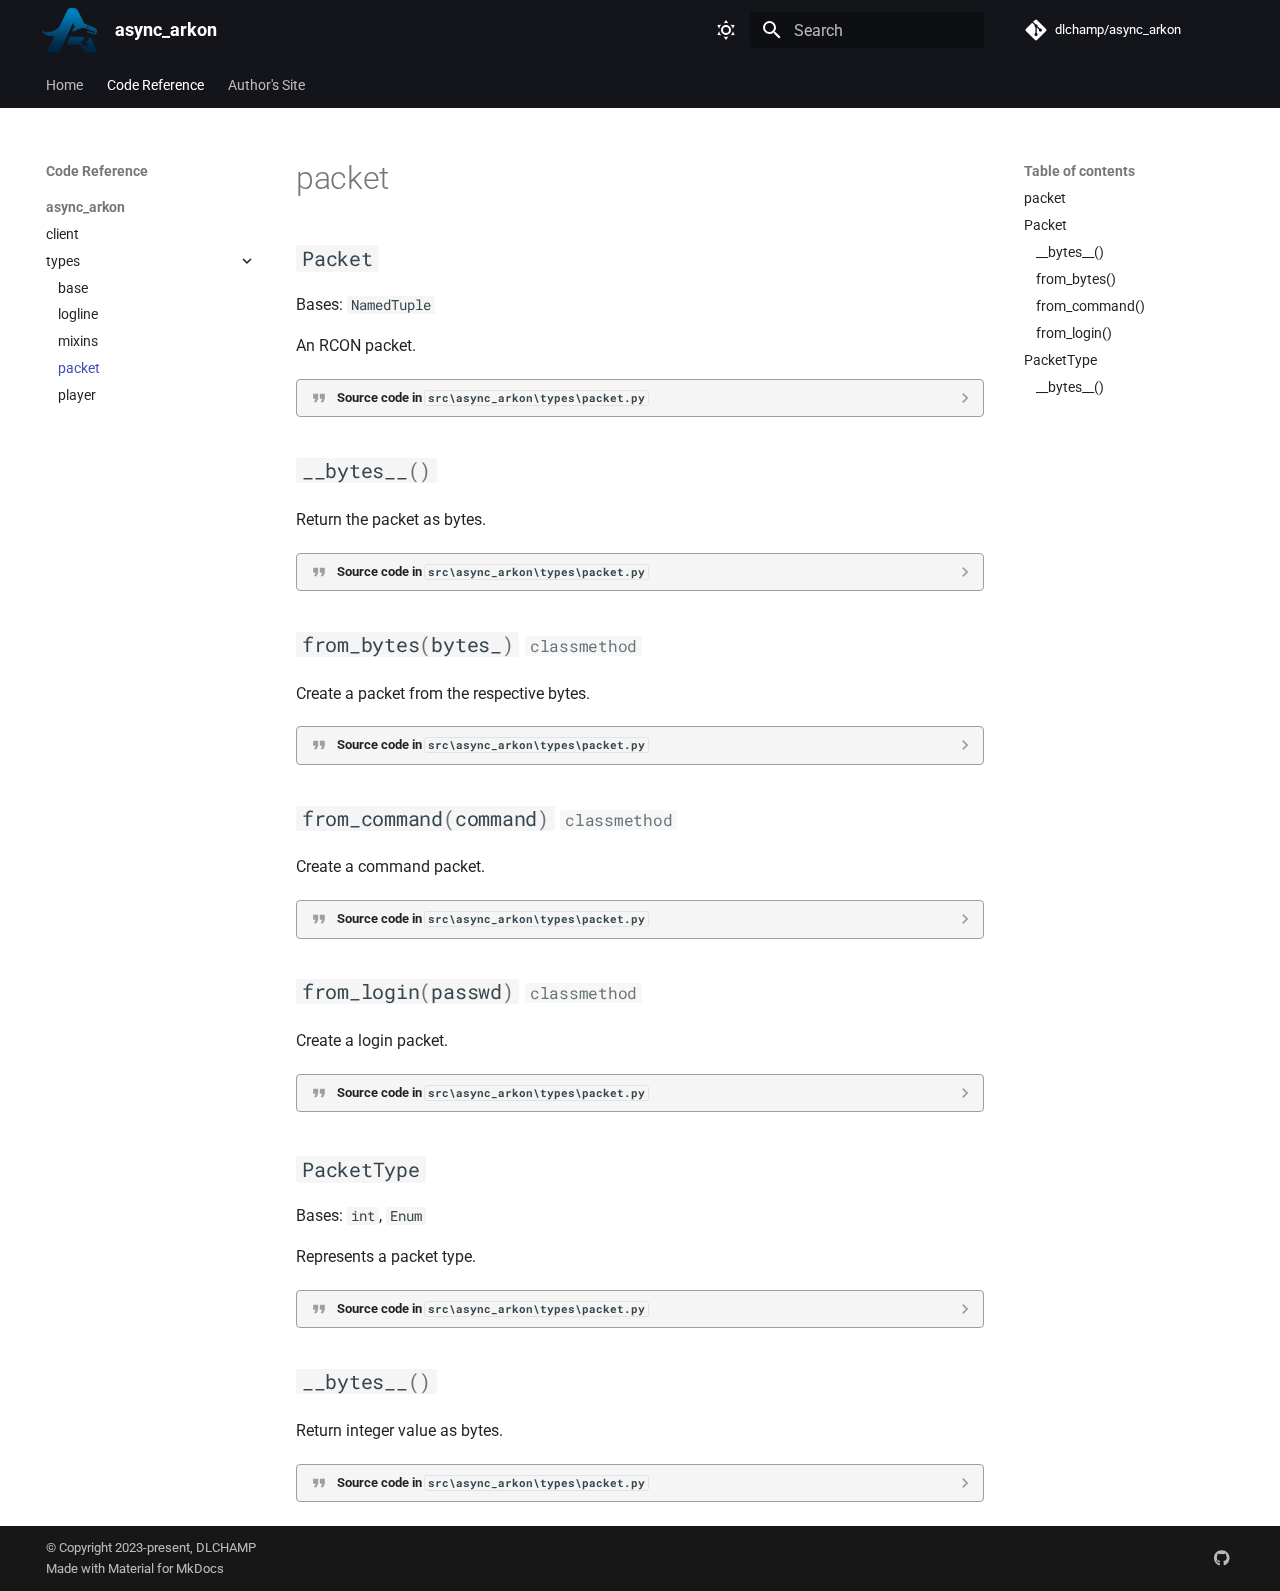
<file: reference/async_arkon/types/packet/index.html>
<!doctype html><html lang=en class=no-js> <head><meta charset=utf-8><meta name=viewport content="width=device-width,initial-scale=1"><meta name=description content="A simple async RCON library for Ark. Inspired by https://github.com/scottjones4k/ark_rcon"><link href=https://dlchamp.github.io/async_arkon/reference/async_arkon/types/packet/ rel=canonical><link href=../mixins/ rel=prev><link href=../player/ rel=next><link rel=icon href=../../../../assets/arkon.svg><meta name=generator content="mkdocs-1.5.3, mkdocs-material-9.5.2"><title>packet - async_arkon</title><link rel=stylesheet href=../../../../assets/stylesheets/main.50c56a3b.min.css><link rel=stylesheet href=../../../../assets/stylesheets/palette.06af60db.min.css><link rel=preconnect href=https://fonts.gstatic.com crossorigin><link rel=stylesheet href="https://fonts.googleapis.com/css?family=Roboto:300,300i,400,400i,700,700i%7CRoboto+Mono:400,400i,700,700i&display=fallback"><style>:root{--md-text-font:"Roboto";--md-code-font:"Roboto Mono"}</style><link rel=stylesheet href=../../../../assets/_mkdocstrings.css><link rel=stylesheet href=../../../../assets/logo.css><script>__md_scope=new URL("../../../..",location),__md_hash=e=>[...e].reduce((e,_)=>(e<<5)-e+_.charCodeAt(0),0),__md_get=(e,_=localStorage,t=__md_scope)=>JSON.parse(_.getItem(t.pathname+"."+e)),__md_set=(e,_,t=localStorage,a=__md_scope)=>{try{t.setItem(a.pathname+"."+e,JSON.stringify(_))}catch(e){}}</script></head> <body dir=ltr data-md-color-scheme=default data-md-color-primary=black data-md-color-accent=purple> <input class=md-toggle data-md-toggle=drawer type=checkbox id=__drawer autocomplete=off> <input class=md-toggle data-md-toggle=search type=checkbox id=__search autocomplete=off> <label class=md-overlay for=__drawer></label> <div data-md-component=skip> <a href=#async_arkon.types.packet class=md-skip> Skip to content </a> </div> <div data-md-component=announce> </div> <header class=md-header data-md-component=header> <nav class="md-header__inner md-grid" aria-label=Header> <a href=../../../.. title=async_arkon class="md-header__button md-logo" aria-label=async_arkon data-md-component=logo> <img src=../../../../assets/arkon.svg alt=logo> </a> <label class="md-header__button md-icon" for=__drawer> <svg xmlns=http://www.w3.org/2000/svg viewbox="0 0 24 24"><path d="M3 6h18v2H3V6m0 5h18v2H3v-2m0 5h18v2H3v-2Z"/></svg> </label> <div class=md-header__title data-md-component=header-title> <div class=md-header__ellipsis> <div class=md-header__topic> <span class=md-ellipsis> async_arkon </span> </div> <div class=md-header__topic data-md-component=header-topic> <span class=md-ellipsis> packet </span> </div> </div> </div> <form class=md-header__option data-md-component=palette> <input class=md-option data-md-color-media="(prefers-color-scheme: light)" data-md-color-scheme=default data-md-color-primary=black data-md-color-accent=purple aria-label="Switch to dark mode" type=radio name=__palette id=__palette_0> <label class="md-header__button md-icon" title="Switch to dark mode" for=__palette_1 hidden> <svg xmlns=http://www.w3.org/2000/svg viewbox="0 0 24 24"><path d="M12 7a5 5 0 0 1 5 5 5 5 0 0 1-5 5 5 5 0 0 1-5-5 5 5 0 0 1 5-5m0 2a3 3 0 0 0-3 3 3 3 0 0 0 3 3 3 3 0 0 0 3-3 3 3 0 0 0-3-3m0-7 2.39 3.42C13.65 5.15 12.84 5 12 5c-.84 0-1.65.15-2.39.42L12 2M3.34 7l4.16-.35A7.2 7.2 0 0 0 5.94 8.5c-.44.74-.69 1.5-.83 2.29L3.34 7m.02 10 1.76-3.77a7.131 7.131 0 0 0 2.38 4.14L3.36 17M20.65 7l-1.77 3.79a7.023 7.023 0 0 0-2.38-4.15l4.15.36m-.01 10-4.14.36c.59-.51 1.12-1.14 1.54-1.86.42-.73.69-1.5.83-2.29L20.64 17M12 22l-2.41-3.44c.74.27 1.55.44 2.41.44.82 0 1.63-.17 2.37-.44L12 22Z"/></svg> </label> <input class=md-option data-md-color-media="(prefers-color-scheme: dark)" data-md-color-scheme=slate data-md-color-primary=black data-md-color-accent=purple aria-label="Switch to light mode" type=radio name=__palette id=__palette_1> <label class="md-header__button md-icon" title="Switch to light mode" for=__palette_0 hidden> <svg xmlns=http://www.w3.org/2000/svg viewbox="0 0 24 24"><path d="m17.75 4.09-2.53 1.94.91 3.06-2.63-1.81-2.63 1.81.91-3.06-2.53-1.94L12.44 4l1.06-3 1.06 3 3.19.09m3.5 6.91-1.64 1.25.59 1.98-1.7-1.17-1.7 1.17.59-1.98L15.75 11l2.06-.05L18.5 9l.69 1.95 2.06.05m-2.28 4.95c.83-.08 1.72 1.1 1.19 1.85-.32.45-.66.87-1.08 1.27C15.17 23 8.84 23 4.94 19.07c-3.91-3.9-3.91-10.24 0-14.14.4-.4.82-.76 1.27-1.08.75-.53 1.93.36 1.85 1.19-.27 2.86.69 5.83 2.89 8.02a9.96 9.96 0 0 0 8.02 2.89m-1.64 2.02a12.08 12.08 0 0 1-7.8-3.47c-2.17-2.19-3.33-5-3.49-7.82-2.81 3.14-2.7 7.96.31 10.98 3.02 3.01 7.84 3.12 10.98.31Z"/></svg> </label> </form> <script>var media,input,key,value,palette=__md_get("__palette");if(palette&&palette.color){"(prefers-color-scheme)"===palette.color.media&&(media=matchMedia("(prefers-color-scheme: light)"),input=document.querySelector(media.matches?"[data-md-color-media='(prefers-color-scheme: light)']":"[data-md-color-media='(prefers-color-scheme: dark)']"),palette.color.media=input.getAttribute("data-md-color-media"),palette.color.scheme=input.getAttribute("data-md-color-scheme"),palette.color.primary=input.getAttribute("data-md-color-primary"),palette.color.accent=input.getAttribute("data-md-color-accent"));for([key,value]of Object.entries(palette.color))document.body.setAttribute("data-md-color-"+key,value)}</script> <label class="md-header__button md-icon" for=__search> <svg xmlns=http://www.w3.org/2000/svg viewbox="0 0 24 24"><path d="M9.5 3A6.5 6.5 0 0 1 16 9.5c0 1.61-.59 3.09-1.56 4.23l.27.27h.79l5 5-1.5 1.5-5-5v-.79l-.27-.27A6.516 6.516 0 0 1 9.5 16 6.5 6.5 0 0 1 3 9.5 6.5 6.5 0 0 1 9.5 3m0 2C7 5 5 7 5 9.5S7 14 9.5 14 14 12 14 9.5 12 5 9.5 5Z"/></svg> </label> <div class=md-search data-md-component=search role=dialog> <label class=md-search__overlay for=__search></label> <div class=md-search__inner role=search> <form class=md-search__form name=search> <input type=text class=md-search__input name=query aria-label=Search placeholder=Search autocapitalize=off autocorrect=off autocomplete=off spellcheck=false data-md-component=search-query required> <label class="md-search__icon md-icon" for=__search> <svg xmlns=http://www.w3.org/2000/svg viewbox="0 0 24 24"><path d="M9.5 3A6.5 6.5 0 0 1 16 9.5c0 1.61-.59 3.09-1.56 4.23l.27.27h.79l5 5-1.5 1.5-5-5v-.79l-.27-.27A6.516 6.516 0 0 1 9.5 16 6.5 6.5 0 0 1 3 9.5 6.5 6.5 0 0 1 9.5 3m0 2C7 5 5 7 5 9.5S7 14 9.5 14 14 12 14 9.5 12 5 9.5 5Z"/></svg> <svg xmlns=http://www.w3.org/2000/svg viewbox="0 0 24 24"><path d="M20 11v2H8l5.5 5.5-1.42 1.42L4.16 12l7.92-7.92L13.5 5.5 8 11h12Z"/></svg> </label> <nav class=md-search__options aria-label=Search> <a href=javascript:void(0) class="md-search__icon md-icon" title=Share aria-label=Share data-clipboard data-clipboard-text data-md-component=search-share tabindex=-1> <svg xmlns=http://www.w3.org/2000/svg viewbox="0 0 24 24"><path d="M18 16.08c-.76 0-1.44.3-1.96.77L8.91 12.7c.05-.23.09-.46.09-.7 0-.24-.04-.47-.09-.7l7.05-4.11c.54.5 1.25.81 2.04.81a3 3 0 0 0 3-3 3 3 0 0 0-3-3 3 3 0 0 0-3 3c0 .24.04.47.09.7L8.04 9.81C7.5 9.31 6.79 9 6 9a3 3 0 0 0-3 3 3 3 0 0 0 3 3c.79 0 1.5-.31 2.04-.81l7.12 4.15c-.05.21-.08.43-.08.66 0 1.61 1.31 2.91 2.92 2.91 1.61 0 2.92-1.3 2.92-2.91A2.92 2.92 0 0 0 18 16.08Z"/></svg> </a> <button type=reset class="md-search__icon md-icon" title=Clear aria-label=Clear tabindex=-1> <svg xmlns=http://www.w3.org/2000/svg viewbox="0 0 24 24"><path d="M19 6.41 17.59 5 12 10.59 6.41 5 5 6.41 10.59 12 5 17.59 6.41 19 12 13.41 17.59 19 19 17.59 13.41 12 19 6.41Z"/></svg> </button> </nav> <div class=md-search__suggest data-md-component=search-suggest></div> </form> <div class=md-search__output> <div class=md-search__scrollwrap data-md-scrollfix> <div class=md-search-result data-md-component=search-result> <div class=md-search-result__meta> Initializing search </div> <ol class=md-search-result__list role=presentation></ol> </div> </div> </div> </div> </div> <div class=md-header__source> <a href=https://github.com/dlchamp/async_arkon title="Go to repository" class=md-source data-md-component=source> <div class="md-source__icon md-icon"> <svg xmlns=http://www.w3.org/2000/svg viewbox="0 0 448 512"><!-- Font Awesome Free 6.5.1 by @fontawesome - https://fontawesome.com License - https://fontawesome.com/license/free (Icons: CC BY 4.0, Fonts: SIL OFL 1.1, Code: MIT License) Copyright 2023 Fonticons, Inc.--><path d="M439.55 236.05 244 40.45a28.87 28.87 0 0 0-40.81 0l-40.66 40.63 51.52 51.52c27.06-9.14 52.68 16.77 43.39 43.68l49.66 49.66c34.23-11.8 61.18 31 35.47 56.69-26.49 26.49-70.21-2.87-56-37.34L240.22 199v121.85c25.3 12.54 22.26 41.85 9.08 55a34.34 34.34 0 0 1-48.55 0c-17.57-17.6-11.07-46.91 11.25-56v-123c-20.8-8.51-24.6-30.74-18.64-45L142.57 101 8.45 235.14a28.86 28.86 0 0 0 0 40.81l195.61 195.6a28.86 28.86 0 0 0 40.8 0l194.69-194.69a28.86 28.86 0 0 0 0-40.81z"/></svg> </div> <div class=md-source__repository> dlchamp/async_arkon </div> </a> </div> </nav> </header> <div class=md-container data-md-component=container> <nav class=md-tabs aria-label=Tabs data-md-component=tabs> <div class=md-grid> <ul class=md-tabs__list> <li class=md-tabs__item> <a href=../../../.. class=md-tabs__link> Home </a> </li> <li class="md-tabs__item md-tabs__item--active"> <a href=../../client/ class=md-tabs__link> Code Reference </a> </li> <li class=md-tabs__item> <a href=https://dlchamp.com class=md-tabs__link> Author's Site </a> </li> </ul> </div> </nav> <main class=md-main data-md-component=main> <div class="md-main__inner md-grid"> <div class="md-sidebar md-sidebar--primary" data-md-component=sidebar data-md-type=navigation> <div class=md-sidebar__scrollwrap> <div class=md-sidebar__inner> <nav class="md-nav md-nav--primary md-nav--lifted" aria-label=Navigation data-md-level=0> <label class=md-nav__title for=__drawer> <a href=../../../.. title=async_arkon class="md-nav__button md-logo" aria-label=async_arkon data-md-component=logo> <img src=../../../../assets/arkon.svg alt=logo> </a> async_arkon </label> <div class=md-nav__source> <a href=https://github.com/dlchamp/async_arkon title="Go to repository" class=md-source data-md-component=source> <div class="md-source__icon md-icon"> <svg xmlns=http://www.w3.org/2000/svg viewbox="0 0 448 512"><!-- Font Awesome Free 6.5.1 by @fontawesome - https://fontawesome.com License - https://fontawesome.com/license/free (Icons: CC BY 4.0, Fonts: SIL OFL 1.1, Code: MIT License) Copyright 2023 Fonticons, Inc.--><path d="M439.55 236.05 244 40.45a28.87 28.87 0 0 0-40.81 0l-40.66 40.63 51.52 51.52c27.06-9.14 52.68 16.77 43.39 43.68l49.66 49.66c34.23-11.8 61.18 31 35.47 56.69-26.49 26.49-70.21-2.87-56-37.34L240.22 199v121.85c25.3 12.54 22.26 41.85 9.08 55a34.34 34.34 0 0 1-48.55 0c-17.57-17.6-11.07-46.91 11.25-56v-123c-20.8-8.51-24.6-30.74-18.64-45L142.57 101 8.45 235.14a28.86 28.86 0 0 0 0 40.81l195.61 195.6a28.86 28.86 0 0 0 40.8 0l194.69-194.69a28.86 28.86 0 0 0 0-40.81z"/></svg> </div> <div class=md-source__repository> dlchamp/async_arkon </div> </a> </div> <ul class=md-nav__list data-md-scrollfix> <li class="md-nav__item md-nav__item--section md-nav__item--nested"> <input class="md-nav__toggle md-toggle " type=checkbox id=__nav_1> <label class=md-nav__link for=__nav_1 id=__nav_1_label tabindex> <span class=md-ellipsis> Home </span> <span class="md-nav__icon md-icon"></span> </label> <nav class=md-nav data-md-level=1 aria-labelledby=__nav_1_label aria-expanded=false> <label class=md-nav__title for=__nav_1> <span class="md-nav__icon md-icon"></span> Home </label> <ul class=md-nav__list data-md-scrollfix> <li class=md-nav__item> <a href=../../../.. class=md-nav__link> <span class=md-ellipsis> Overview </span> </a> </li> <li class=md-nav__item> <a href=../../../../license/ class=md-nav__link> <span class=md-ellipsis> License </span> </a> </li> </ul> </nav> </li> <li class="md-nav__item md-nav__item--active md-nav__item--section md-nav__item--nested"> <input class="md-nav__toggle md-toggle " type=checkbox id=__nav_2 checked> <label class=md-nav__link for=__nav_2 id=__nav_2_label tabindex> <span class=md-ellipsis> Code Reference </span> <span class="md-nav__icon md-icon"></span> </label> <nav class=md-nav data-md-level=1 aria-labelledby=__nav_2_label aria-expanded=true> <label class=md-nav__title for=__nav_2> <span class="md-nav__icon md-icon"></span> Code Reference </label> <ul class=md-nav__list data-md-scrollfix> <li class="md-nav__item md-nav__item--active md-nav__item--section md-nav__item--nested"> <input class="md-nav__toggle md-toggle " type=checkbox id=__nav_2_1 checked> <label class=md-nav__link for=__nav_2_1 id=__nav_2_1_label tabindex> <span class=md-ellipsis> async_arkon </span> <span class="md-nav__icon md-icon"></span> </label> <nav class=md-nav data-md-level=2 aria-labelledby=__nav_2_1_label aria-expanded=true> <label class=md-nav__title for=__nav_2_1> <span class="md-nav__icon md-icon"></span> async_arkon </label> <ul class=md-nav__list data-md-scrollfix> <li class=md-nav__item> <a href=../../client/ class=md-nav__link> <span class=md-ellipsis> client </span> </a> </li> <li class="md-nav__item md-nav__item--active md-nav__item--nested"> <input class="md-nav__toggle md-toggle " type=checkbox id=__nav_2_1_2 checked> <label class=md-nav__link for=__nav_2_1_2 id=__nav_2_1_2_label tabindex=0> <span class=md-ellipsis> types </span> <span class="md-nav__icon md-icon"></span> </label> <nav class=md-nav data-md-level=3 aria-labelledby=__nav_2_1_2_label aria-expanded=true> <label class=md-nav__title for=__nav_2_1_2> <span class="md-nav__icon md-icon"></span> types </label> <ul class=md-nav__list data-md-scrollfix> <li class=md-nav__item> <a href=../base/ class=md-nav__link> <span class=md-ellipsis> base </span> </a> </li> <li class=md-nav__item> <a href=../logline/ class=md-nav__link> <span class=md-ellipsis> logline </span> </a> </li> <li class=md-nav__item> <a href=../mixins/ class=md-nav__link> <span class=md-ellipsis> mixins </span> </a> </li> <li class="md-nav__item md-nav__item--active"> <input class="md-nav__toggle md-toggle" type=checkbox id=__toc> <label class="md-nav__link md-nav__link--active" for=__toc> <span class=md-ellipsis> packet </span> <span class="md-nav__icon md-icon"></span> </label> <a href=./ class="md-nav__link md-nav__link--active"> <span class=md-ellipsis> packet </span> </a> <nav class="md-nav md-nav--secondary" aria-label="Table of contents"> <label class=md-nav__title for=__toc> <span class="md-nav__icon md-icon"></span> Table of contents </label> <ul class=md-nav__list data-md-component=toc data-md-scrollfix> <li class=md-nav__item> <a href=#async_arkon.types.packet class=md-nav__link> <span class=md-ellipsis> packet </span> </a> </li> <li class=md-nav__item> <a href=#async_arkon.types.packet.Packet class=md-nav__link> <span class=md-ellipsis> Packet </span> </a> <nav class=md-nav aria-label=Packet> <ul class=md-nav__list> <li class=md-nav__item> <a href=#async_arkon.types.packet.Packet.__bytes__ class=md-nav__link> <span class=md-ellipsis> __bytes__() </span> </a> </li> <li class=md-nav__item> <a href=#async_arkon.types.packet.Packet.from_bytes class=md-nav__link> <span class=md-ellipsis> from_bytes() </span> </a> </li> <li class=md-nav__item> <a href=#async_arkon.types.packet.Packet.from_command class=md-nav__link> <span class=md-ellipsis> from_command() </span> </a> </li> <li class=md-nav__item> <a href=#async_arkon.types.packet.Packet.from_login class=md-nav__link> <span class=md-ellipsis> from_login() </span> </a> </li> </ul> </nav> </li> <li class=md-nav__item> <a href=#async_arkon.types.packet.PacketType class=md-nav__link> <span class=md-ellipsis> PacketType </span> </a> <nav class=md-nav aria-label=PacketType> <ul class=md-nav__list> <li class=md-nav__item> <a href=#async_arkon.types.packet.PacketType.__bytes__ class=md-nav__link> <span class=md-ellipsis> __bytes__() </span> </a> </li> </ul> </nav> </li> </ul> </nav> </li> <li class=md-nav__item> <a href=../player/ class=md-nav__link> <span class=md-ellipsis> player </span> </a> </li> </ul> </nav> </li> </ul> </nav> </li> </ul> </nav> </li> <li class=md-nav__item> <a href=https://dlchamp.com class=md-nav__link> <span class=md-ellipsis> Author's Site </span> </a> </li> </ul> </nav> </div> </div> </div> <div class="md-sidebar md-sidebar--secondary" data-md-component=sidebar data-md-type=toc> <div class=md-sidebar__scrollwrap> <div class=md-sidebar__inner> <nav class="md-nav md-nav--secondary" aria-label="Table of contents"> <label class=md-nav__title for=__toc> <span class="md-nav__icon md-icon"></span> Table of contents </label> <ul class=md-nav__list data-md-component=toc data-md-scrollfix> <li class=md-nav__item> <a href=#async_arkon.types.packet class=md-nav__link> <span class=md-ellipsis> packet </span> </a> </li> <li class=md-nav__item> <a href=#async_arkon.types.packet.Packet class=md-nav__link> <span class=md-ellipsis> Packet </span> </a> <nav class=md-nav aria-label=Packet> <ul class=md-nav__list> <li class=md-nav__item> <a href=#async_arkon.types.packet.Packet.__bytes__ class=md-nav__link> <span class=md-ellipsis> __bytes__() </span> </a> </li> <li class=md-nav__item> <a href=#async_arkon.types.packet.Packet.from_bytes class=md-nav__link> <span class=md-ellipsis> from_bytes() </span> </a> </li> <li class=md-nav__item> <a href=#async_arkon.types.packet.Packet.from_command class=md-nav__link> <span class=md-ellipsis> from_command() </span> </a> </li> <li class=md-nav__item> <a href=#async_arkon.types.packet.Packet.from_login class=md-nav__link> <span class=md-ellipsis> from_login() </span> </a> </li> </ul> </nav> </li> <li class=md-nav__item> <a href=#async_arkon.types.packet.PacketType class=md-nav__link> <span class=md-ellipsis> PacketType </span> </a> <nav class=md-nav aria-label=PacketType> <ul class=md-nav__list> <li class=md-nav__item> <a href=#async_arkon.types.packet.PacketType.__bytes__ class=md-nav__link> <span class=md-ellipsis> __bytes__() </span> </a> </li> </ul> </nav> </li> </ul> </nav> </div> </div> </div> <div class=md-content data-md-component=content> <article class="md-content__inner md-typeset"> <h1>packet</h1> <div class="doc doc-object doc-module"> <a id=async_arkon.types.packet></a> <div class="doc doc-contents first"> <div class="doc doc-children"> <div class="doc doc-object doc-class"> <h2 id=async_arkon.types.packet.Packet class="doc doc-heading"> <code>Packet</code> <a href=#async_arkon.types.packet.Packet class=headerlink title="Permanent link">&para;</a></h2> <div class="doc doc-contents "> <p class="doc doc-class-bases"> Bases: <code><span title="typing.NamedTuple">NamedTuple</span></code></p> <p>An RCON packet.</p> <details class=quote> <summary>Source code in <code>src\async_arkon\types\packet.py</code></summary> <div class=highlight><table class=highlighttable><tr><td class=linenos><div class=linenodiv><pre><span></span><span class=normal>31</span>
<span class=normal>32</span>
<span class=normal>33</span>
<span class=normal>34</span>
<span class=normal>35</span>
<span class=normal>36</span>
<span class=normal>37</span>
<span class=normal>38</span>
<span class=normal>39</span>
<span class=normal>40</span>
<span class=normal>41</span>
<span class=normal>42</span>
<span class=normal>43</span>
<span class=normal>44</span>
<span class=normal>45</span>
<span class=normal>46</span>
<span class=normal>47</span>
<span class=normal>48</span>
<span class=normal>49</span>
<span class=normal>50</span>
<span class=normal>51</span>
<span class=normal>52</span>
<span class=normal>53</span>
<span class=normal>54</span>
<span class=normal>55</span>
<span class=normal>56</span>
<span class=normal>57</span>
<span class=normal>58</span>
<span class=normal>59</span>
<span class=normal>60</span>
<span class=normal>61</span>
<span class=normal>62</span>
<span class=normal>63</span>
<span class=normal>64</span>
<span class=normal>65</span>
<span class=normal>66</span>
<span class=normal>67</span>
<span class=normal>68</span></pre></div></td><td class=code><div><pre><span></span><code><span class=k>class</span> <span class=nc>Packet</span><span class=p>(</span><span class=n>NamedTuple</span><span class=p>):</span>
<span class=w>    </span><span class=sd>&quot;&quot;&quot;An RCON packet.&quot;&quot;&quot;</span>

    <span class=n>request_id</span><span class=p>:</span> <span class=nb>int</span>
    <span class=nb>type</span><span class=p>:</span> <span class=n>PacketType</span>
    <span class=n>payload</span><span class=p>:</span> <span class=nb>str</span>

    <span class=k>def</span> <span class=fm>__bytes__</span><span class=p>(</span><span class=bp>self</span><span class=p>)</span> <span class=o>-&gt;</span> <span class=nb>bytes</span><span class=p>:</span>
<span class=w>        </span><span class=sd>&quot;&quot;&quot;Return the packet as bytes.&quot;&quot;&quot;</span>
        <span class=n>payload</span> <span class=o>=</span> <span class=bp>self</span><span class=o>.</span><span class=n>request_id</span><span class=o>.</span><span class=n>to_bytes</span><span class=p>(</span><span class=mi>4</span><span class=p>,</span> <span class=s2>&quot;little&quot;</span><span class=p>)</span>
        <span class=n>payload</span> <span class=o>+=</span> <span class=nb>bytes</span><span class=p>(</span><span class=bp>self</span><span class=o>.</span><span class=n>type</span><span class=p>)</span>
        <span class=n>payload</span> <span class=o>+=</span> <span class=bp>self</span><span class=o>.</span><span class=n>payload</span><span class=o>.</span><span class=n>encode</span><span class=p>()</span>
        <span class=n>payload</span> <span class=o>+=</span> <span class=n>TAIL</span>
        <span class=n>size</span> <span class=o>=</span> <span class=nb>len</span><span class=p>(</span><span class=n>payload</span><span class=p>)</span><span class=o>.</span><span class=n>to_bytes</span><span class=p>(</span><span class=mi>4</span><span class=p>,</span> <span class=s2>&quot;little&quot;</span><span class=p>)</span>
        <span class=k>return</span> <span class=n>size</span> <span class=o>+</span> <span class=n>payload</span>

    <span class=nd>@classmethod</span>
    <span class=k>def</span> <span class=nf>from_bytes</span><span class=p>(</span><span class=bp>cls</span><span class=p>,</span> <span class=n>bytes_</span><span class=p>:</span> <span class=nb>bytes</span><span class=p>)</span> <span class=o>-&gt;</span> <span class=n>Packet</span><span class=p>:</span>
<span class=w>        </span><span class=sd>&quot;&quot;&quot;Create a packet from the respective bytes.&quot;&quot;&quot;</span>
        <span class=n>request_id</span> <span class=o>=</span> <span class=nb>int</span><span class=o>.</span><span class=n>from_bytes</span><span class=p>(</span><span class=n>bytes_</span><span class=p>[:</span><span class=mi>4</span><span class=p>],</span> <span class=s2>&quot;little&quot;</span><span class=p>)</span>
        <span class=n>type_</span> <span class=o>=</span> <span class=nb>int</span><span class=o>.</span><span class=n>from_bytes</span><span class=p>(</span><span class=n>bytes_</span><span class=p>[</span><span class=mi>4</span><span class=p>:</span><span class=mi>8</span><span class=p>],</span> <span class=s2>&quot;little&quot;</span><span class=p>)</span>
        <span class=n>payload</span> <span class=o>=</span> <span class=n>bytes_</span><span class=p>[</span><span class=mi>8</span><span class=p>:</span><span class=o>-</span><span class=mi>2</span><span class=p>]</span>
        <span class=n>tail</span> <span class=o>=</span> <span class=n>bytes_</span><span class=p>[</span><span class=o>-</span><span class=mi>2</span><span class=p>:]</span>

        <span class=k>if</span> <span class=n>tail</span> <span class=o>!=</span> <span class=n>TAIL</span><span class=p>:</span>
            <span class=k>raise</span> <span class=n>errors</span><span class=o>.</span><span class=n>InvalidPacketStructure</span>

        <span class=k>return</span> <span class=bp>cls</span><span class=p>(</span><span class=n>request_id</span><span class=p>,</span> <span class=n>PacketType</span><span class=p>(</span><span class=n>type_</span><span class=p>),</span> <span class=n>payload</span><span class=o>.</span><span class=n>decode</span><span class=p>())</span>

    <span class=nd>@classmethod</span>
    <span class=k>def</span> <span class=nf>from_command</span><span class=p>(</span><span class=bp>cls</span><span class=p>,</span> <span class=n>command</span><span class=p>:</span> <span class=nb>str</span><span class=p>)</span> <span class=o>-&gt;</span> <span class=n>Packet</span><span class=p>:</span>
<span class=w>        </span><span class=sd>&quot;&quot;&quot;Create a command packet.&quot;&quot;&quot;</span>
        <span class=k>return</span> <span class=bp>cls</span><span class=p>(</span><span class=n>_rand_uint32</span><span class=p>(),</span> <span class=n>PacketType</span><span class=o>.</span><span class=n>COMMAND</span><span class=p>,</span> <span class=n>command</span><span class=p>)</span>

    <span class=nd>@classmethod</span>
    <span class=k>def</span> <span class=nf>from_login</span><span class=p>(</span><span class=bp>cls</span><span class=p>,</span> <span class=n>passwd</span><span class=p>:</span> <span class=nb>str</span><span class=p>)</span> <span class=o>-&gt;</span> <span class=n>Packet</span><span class=p>:</span>
<span class=w>        </span><span class=sd>&quot;&quot;&quot;Create a login packet.&quot;&quot;&quot;</span>
        <span class=k>return</span> <span class=bp>cls</span><span class=p>(</span><span class=n>_rand_uint32</span><span class=p>(),</span> <span class=n>PacketType</span><span class=o>.</span><span class=n>LOGIN</span><span class=p>,</span> <span class=n>passwd</span><span class=p>)</span>
</code></pre></div></td></tr></table></div> </details> <div class="doc doc-children"> <div class="doc doc-object doc-function"> <h3 id=async_arkon.types.packet.Packet.__bytes__ class="doc doc-heading"> <code class="highlight language-python"><span class=fm>__bytes__</span><span class=p>()</span></code> <a href=#async_arkon.types.packet.Packet.__bytes__ class=headerlink title="Permanent link">&para;</a></h3> <div class="doc doc-contents "> <p>Return the packet as bytes.</p> <details class=quote> <summary>Source code in <code>src\async_arkon\types\packet.py</code></summary> <div class=highlight><table class=highlighttable><tr><td class=linenos><div class=linenodiv><pre><span></span><span class=normal>38</span>
<span class=normal>39</span>
<span class=normal>40</span>
<span class=normal>41</span>
<span class=normal>42</span>
<span class=normal>43</span>
<span class=normal>44</span>
<span class=normal>45</span></pre></div></td><td class=code><div><pre><span></span><code><span class=k>def</span> <span class=fm>__bytes__</span><span class=p>(</span><span class=bp>self</span><span class=p>)</span> <span class=o>-&gt;</span> <span class=nb>bytes</span><span class=p>:</span>
<span class=w>    </span><span class=sd>&quot;&quot;&quot;Return the packet as bytes.&quot;&quot;&quot;</span>
    <span class=n>payload</span> <span class=o>=</span> <span class=bp>self</span><span class=o>.</span><span class=n>request_id</span><span class=o>.</span><span class=n>to_bytes</span><span class=p>(</span><span class=mi>4</span><span class=p>,</span> <span class=s2>&quot;little&quot;</span><span class=p>)</span>
    <span class=n>payload</span> <span class=o>+=</span> <span class=nb>bytes</span><span class=p>(</span><span class=bp>self</span><span class=o>.</span><span class=n>type</span><span class=p>)</span>
    <span class=n>payload</span> <span class=o>+=</span> <span class=bp>self</span><span class=o>.</span><span class=n>payload</span><span class=o>.</span><span class=n>encode</span><span class=p>()</span>
    <span class=n>payload</span> <span class=o>+=</span> <span class=n>TAIL</span>
    <span class=n>size</span> <span class=o>=</span> <span class=nb>len</span><span class=p>(</span><span class=n>payload</span><span class=p>)</span><span class=o>.</span><span class=n>to_bytes</span><span class=p>(</span><span class=mi>4</span><span class=p>,</span> <span class=s2>&quot;little&quot;</span><span class=p>)</span>
    <span class=k>return</span> <span class=n>size</span> <span class=o>+</span> <span class=n>payload</span>
</code></pre></div></td></tr></table></div> </details> </div> </div> <div class="doc doc-object doc-function"> <h3 id=async_arkon.types.packet.Packet.from_bytes class="doc doc-heading"> <code class="highlight language-python"><span class=n>from_bytes</span><span class=p>(</span><span class=n>bytes_</span><span class=p>)</span></code> <span class="doc doc-labels"> <small class="doc doc-label doc-label-classmethod"><code>classmethod</code></small> </span> <a href=#async_arkon.types.packet.Packet.from_bytes class=headerlink title="Permanent link">&para;</a></h3> <div class="doc doc-contents "> <p>Create a packet from the respective bytes.</p> <details class=quote> <summary>Source code in <code>src\async_arkon\types\packet.py</code></summary> <div class=highlight><table class=highlighttable><tr><td class=linenos><div class=linenodiv><pre><span></span><span class=normal>47</span>
<span class=normal>48</span>
<span class=normal>49</span>
<span class=normal>50</span>
<span class=normal>51</span>
<span class=normal>52</span>
<span class=normal>53</span>
<span class=normal>54</span>
<span class=normal>55</span>
<span class=normal>56</span>
<span class=normal>57</span>
<span class=normal>58</span></pre></div></td><td class=code><div><pre><span></span><code><span class=nd>@classmethod</span>
<span class=k>def</span> <span class=nf>from_bytes</span><span class=p>(</span><span class=bp>cls</span><span class=p>,</span> <span class=n>bytes_</span><span class=p>:</span> <span class=nb>bytes</span><span class=p>)</span> <span class=o>-&gt;</span> <span class=n>Packet</span><span class=p>:</span>
<span class=w>    </span><span class=sd>&quot;&quot;&quot;Create a packet from the respective bytes.&quot;&quot;&quot;</span>
    <span class=n>request_id</span> <span class=o>=</span> <span class=nb>int</span><span class=o>.</span><span class=n>from_bytes</span><span class=p>(</span><span class=n>bytes_</span><span class=p>[:</span><span class=mi>4</span><span class=p>],</span> <span class=s2>&quot;little&quot;</span><span class=p>)</span>
    <span class=n>type_</span> <span class=o>=</span> <span class=nb>int</span><span class=o>.</span><span class=n>from_bytes</span><span class=p>(</span><span class=n>bytes_</span><span class=p>[</span><span class=mi>4</span><span class=p>:</span><span class=mi>8</span><span class=p>],</span> <span class=s2>&quot;little&quot;</span><span class=p>)</span>
    <span class=n>payload</span> <span class=o>=</span> <span class=n>bytes_</span><span class=p>[</span><span class=mi>8</span><span class=p>:</span><span class=o>-</span><span class=mi>2</span><span class=p>]</span>
    <span class=n>tail</span> <span class=o>=</span> <span class=n>bytes_</span><span class=p>[</span><span class=o>-</span><span class=mi>2</span><span class=p>:]</span>

    <span class=k>if</span> <span class=n>tail</span> <span class=o>!=</span> <span class=n>TAIL</span><span class=p>:</span>
        <span class=k>raise</span> <span class=n>errors</span><span class=o>.</span><span class=n>InvalidPacketStructure</span>

    <span class=k>return</span> <span class=bp>cls</span><span class=p>(</span><span class=n>request_id</span><span class=p>,</span> <span class=n>PacketType</span><span class=p>(</span><span class=n>type_</span><span class=p>),</span> <span class=n>payload</span><span class=o>.</span><span class=n>decode</span><span class=p>())</span>
</code></pre></div></td></tr></table></div> </details> </div> </div> <div class="doc doc-object doc-function"> <h3 id=async_arkon.types.packet.Packet.from_command class="doc doc-heading"> <code class="highlight language-python"><span class=n>from_command</span><span class=p>(</span><span class=n>command</span><span class=p>)</span></code> <span class="doc doc-labels"> <small class="doc doc-label doc-label-classmethod"><code>classmethod</code></small> </span> <a href=#async_arkon.types.packet.Packet.from_command class=headerlink title="Permanent link">&para;</a></h3> <div class="doc doc-contents "> <p>Create a command packet.</p> <details class=quote> <summary>Source code in <code>src\async_arkon\types\packet.py</code></summary> <div class=highlight><table class=highlighttable><tr><td class=linenos><div class=linenodiv><pre><span></span><span class=normal>60</span>
<span class=normal>61</span>
<span class=normal>62</span>
<span class=normal>63</span></pre></div></td><td class=code><div><pre><span></span><code><span class=nd>@classmethod</span>
<span class=k>def</span> <span class=nf>from_command</span><span class=p>(</span><span class=bp>cls</span><span class=p>,</span> <span class=n>command</span><span class=p>:</span> <span class=nb>str</span><span class=p>)</span> <span class=o>-&gt;</span> <span class=n>Packet</span><span class=p>:</span>
<span class=w>    </span><span class=sd>&quot;&quot;&quot;Create a command packet.&quot;&quot;&quot;</span>
    <span class=k>return</span> <span class=bp>cls</span><span class=p>(</span><span class=n>_rand_uint32</span><span class=p>(),</span> <span class=n>PacketType</span><span class=o>.</span><span class=n>COMMAND</span><span class=p>,</span> <span class=n>command</span><span class=p>)</span>
</code></pre></div></td></tr></table></div> </details> </div> </div> <div class="doc doc-object doc-function"> <h3 id=async_arkon.types.packet.Packet.from_login class="doc doc-heading"> <code class="highlight language-python"><span class=n>from_login</span><span class=p>(</span><span class=n>passwd</span><span class=p>)</span></code> <span class="doc doc-labels"> <small class="doc doc-label doc-label-classmethod"><code>classmethod</code></small> </span> <a href=#async_arkon.types.packet.Packet.from_login class=headerlink title="Permanent link">&para;</a></h3> <div class="doc doc-contents "> <p>Create a login packet.</p> <details class=quote> <summary>Source code in <code>src\async_arkon\types\packet.py</code></summary> <div class=highlight><table class=highlighttable><tr><td class=linenos><div class=linenodiv><pre><span></span><span class=normal>65</span>
<span class=normal>66</span>
<span class=normal>67</span>
<span class=normal>68</span></pre></div></td><td class=code><div><pre><span></span><code><span class=nd>@classmethod</span>
<span class=k>def</span> <span class=nf>from_login</span><span class=p>(</span><span class=bp>cls</span><span class=p>,</span> <span class=n>passwd</span><span class=p>:</span> <span class=nb>str</span><span class=p>)</span> <span class=o>-&gt;</span> <span class=n>Packet</span><span class=p>:</span>
<span class=w>    </span><span class=sd>&quot;&quot;&quot;Create a login packet.&quot;&quot;&quot;</span>
    <span class=k>return</span> <span class=bp>cls</span><span class=p>(</span><span class=n>_rand_uint32</span><span class=p>(),</span> <span class=n>PacketType</span><span class=o>.</span><span class=n>LOGIN</span><span class=p>,</span> <span class=n>passwd</span><span class=p>)</span>
</code></pre></div></td></tr></table></div> </details> </div> </div> </div> </div> </div> <div class="doc doc-object doc-class"> <h2 id=async_arkon.types.packet.PacketType class="doc doc-heading"> <code>PacketType</code> <a href=#async_arkon.types.packet.PacketType class=headerlink title="Permanent link">&para;</a></h2> <div class="doc doc-contents "> <p class="doc doc-class-bases"> Bases: <code>int</code>, <code><span title="enum.Enum">Enum</span></code></p> <p>Represents a packet type.</p> <details class=quote> <summary>Source code in <code>src\async_arkon\types\packet.py</code></summary> <div class=highlight><table class=highlighttable><tr><td class=linenos><div class=linenodiv><pre><span></span><span class=normal>19</span>
<span class=normal>20</span>
<span class=normal>21</span>
<span class=normal>22</span>
<span class=normal>23</span>
<span class=normal>24</span>
<span class=normal>25</span>
<span class=normal>26</span>
<span class=normal>27</span>
<span class=normal>28</span></pre></div></td><td class=code><div><pre><span></span><code><span class=k>class</span> <span class=nc>PacketType</span><span class=p>(</span><span class=nb>int</span><span class=p>,</span> <span class=n>Enum</span><span class=p>):</span>
<span class=w>    </span><span class=sd>&quot;&quot;&quot;Represents a packet type.&quot;&quot;&quot;</span>

    <span class=n>LOGIN</span> <span class=o>=</span> <span class=mi>3</span>
    <span class=n>COMMAND</span> <span class=o>=</span> <span class=mi>2</span>
    <span class=n>RESPONSE</span> <span class=o>=</span> <span class=mi>0</span>

    <span class=k>def</span> <span class=fm>__bytes__</span><span class=p>(</span><span class=bp>self</span><span class=p>)</span> <span class=o>-&gt;</span> <span class=nb>bytes</span><span class=p>:</span>
<span class=w>        </span><span class=sd>&quot;&quot;&quot;Return integer value as bytes.&quot;&quot;&quot;</span>
        <span class=k>return</span> <span class=bp>self</span><span class=o>.</span><span class=n>value</span><span class=o>.</span><span class=n>to_bytes</span><span class=p>(</span><span class=mi>4</span><span class=p>,</span> <span class=s2>&quot;little&quot;</span><span class=p>)</span>
</code></pre></div></td></tr></table></div> </details> <div class="doc doc-children"> <div class="doc doc-object doc-function"> <h3 id=async_arkon.types.packet.PacketType.__bytes__ class="doc doc-heading"> <code class="highlight language-python"><span class=fm>__bytes__</span><span class=p>()</span></code> <a href=#async_arkon.types.packet.PacketType.__bytes__ class=headerlink title="Permanent link">&para;</a></h3> <div class="doc doc-contents "> <p>Return integer value as bytes.</p> <details class=quote> <summary>Source code in <code>src\async_arkon\types\packet.py</code></summary> <div class=highlight><table class=highlighttable><tr><td class=linenos><div class=linenodiv><pre><span></span><span class=normal>26</span>
<span class=normal>27</span>
<span class=normal>28</span></pre></div></td><td class=code><div><pre><span></span><code><span class=k>def</span> <span class=fm>__bytes__</span><span class=p>(</span><span class=bp>self</span><span class=p>)</span> <span class=o>-&gt;</span> <span class=nb>bytes</span><span class=p>:</span>
<span class=w>    </span><span class=sd>&quot;&quot;&quot;Return integer value as bytes.&quot;&quot;&quot;</span>
    <span class=k>return</span> <span class=bp>self</span><span class=o>.</span><span class=n>value</span><span class=o>.</span><span class=n>to_bytes</span><span class=p>(</span><span class=mi>4</span><span class=p>,</span> <span class=s2>&quot;little&quot;</span><span class=p>)</span>
</code></pre></div></td></tr></table></div> </details> </div> </div> </div> </div> </div> </div> </div> </div> </article> </div> <script>var target=document.getElementById(location.hash.slice(1));target&&target.name&&(target.checked=target.name.startsWith("__tabbed_"))</script> </div> <button type=button class="md-top md-icon" data-md-component=top hidden> <svg xmlns=http://www.w3.org/2000/svg viewbox="0 0 24 24"><path d="M13 20h-2V8l-5.5 5.5-1.42-1.42L12 4.16l7.92 7.92-1.42 1.42L13 8v12Z"/></svg> Back to top </button> </main> <footer class=md-footer> <div class="md-footer-meta md-typeset"> <div class="md-footer-meta__inner md-grid"> <div class=md-copyright> <div class=md-copyright__highlight> &copy; Copyright 2023-present, <a href=https://github.com/DLCHAMP>DLCHAMP </div> Made with <a href=https://squidfunk.github.io/mkdocs-material/ target=_blank rel=noopener> Material for MkDocs </a> </div> <div class=md-social> <a href=https://github.com/dlchamp target=_blank rel=noopener title=github.com class=md-social__link> <svg xmlns=http://www.w3.org/2000/svg viewbox="0 0 496 512"><!-- Font Awesome Free 6.5.1 by @fontawesome - https://fontawesome.com License - https://fontawesome.com/license/free (Icons: CC BY 4.0, Fonts: SIL OFL 1.1, Code: MIT License) Copyright 2023 Fonticons, Inc.--><path d="M165.9 397.4c0 2-2.3 3.6-5.2 3.6-3.3.3-5.6-1.3-5.6-3.6 0-2 2.3-3.6 5.2-3.6 3-.3 5.6 1.3 5.6 3.6zm-31.1-4.5c-.7 2 1.3 4.3 4.3 4.9 2.6 1 5.6 0 6.2-2s-1.3-4.3-4.3-5.2c-2.6-.7-5.5.3-6.2 2.3zm44.2-1.7c-2.9.7-4.9 2.6-4.6 4.9.3 2 2.9 3.3 5.9 2.6 2.9-.7 4.9-2.6 4.6-4.6-.3-1.9-3-3.2-5.9-2.9zM244.8 8C106.1 8 0 113.3 0 252c0 110.9 69.8 205.8 169.5 239.2 12.8 2.3 17.3-5.6 17.3-12.1 0-6.2-.3-40.4-.3-61.4 0 0-70 15-84.7-29.8 0 0-11.4-29.1-27.8-36.6 0 0-22.9-15.7 1.6-15.4 0 0 24.9 2 38.6 25.8 21.9 38.6 58.6 27.5 72.9 20.9 2.3-16 8.8-27.1 16-33.7-55.9-6.2-112.3-14.3-112.3-110.5 0-27.5 7.6-41.3 23.6-58.9-2.6-6.5-11.1-33.3 2.6-67.9 20.9-6.5 69 27 69 27 20-5.6 41.5-8.5 62.8-8.5s42.8 2.9 62.8 8.5c0 0 48.1-33.6 69-27 13.7 34.7 5.2 61.4 2.6 67.9 16 17.7 25.8 31.5 25.8 58.9 0 96.5-58.9 104.2-114.8 110.5 9.2 7.9 17 22.9 17 46.4 0 33.7-.3 75.4-.3 83.6 0 6.5 4.6 14.4 17.3 12.1C428.2 457.8 496 362.9 496 252 496 113.3 383.5 8 244.8 8zM97.2 352.9c-1.3 1-1 3.3.7 5.2 1.6 1.6 3.9 2.3 5.2 1 1.3-1 1-3.3-.7-5.2-1.6-1.6-3.9-2.3-5.2-1zm-10.8-8.1c-.7 1.3.3 2.9 2.3 3.9 1.6 1 3.6.7 4.3-.7.7-1.3-.3-2.9-2.3-3.9-2-.6-3.6-.3-4.3.7zm32.4 35.6c-1.6 1.3-1 4.3 1.3 6.2 2.3 2.3 5.2 2.6 6.5 1 1.3-1.3.7-4.3-1.3-6.2-2.2-2.3-5.2-2.6-6.5-1zm-11.4-14.7c-1.6 1-1.6 3.6 0 5.9 1.6 2.3 4.3 3.3 5.6 2.3 1.6-1.3 1.6-3.9 0-6.2-1.4-2.3-4-3.3-5.6-2z"/></svg> </a> </div> </div> </div> </footer> </div> <div class=md-dialog data-md-component=dialog> <div class="md-dialog__inner md-typeset"></div> </div> <script id=__config type=application/json>{"base": "../../../..", "features": ["content.code.copy", "navigation.sections", "navigation.tabs", "navigation.top", "search.share", "search.suggest"], "search": "../../../../assets/javascripts/workers/search.f886a092.min.js", "translations": {"clipboard.copied": "Copied to clipboard", "clipboard.copy": "Copy to clipboard", "search.result.more.one": "1 more on this page", "search.result.more.other": "# more on this page", "search.result.none": "No matching documents", "search.result.one": "1 matching document", "search.result.other": "# matching documents", "search.result.placeholder": "Type to start searching", "search.result.term.missing": "Missing", "select.version": "Select version"}}</script> <script src=../../../../assets/javascripts/bundle.d7c377c4.min.js></script> </body> </html>
</file>
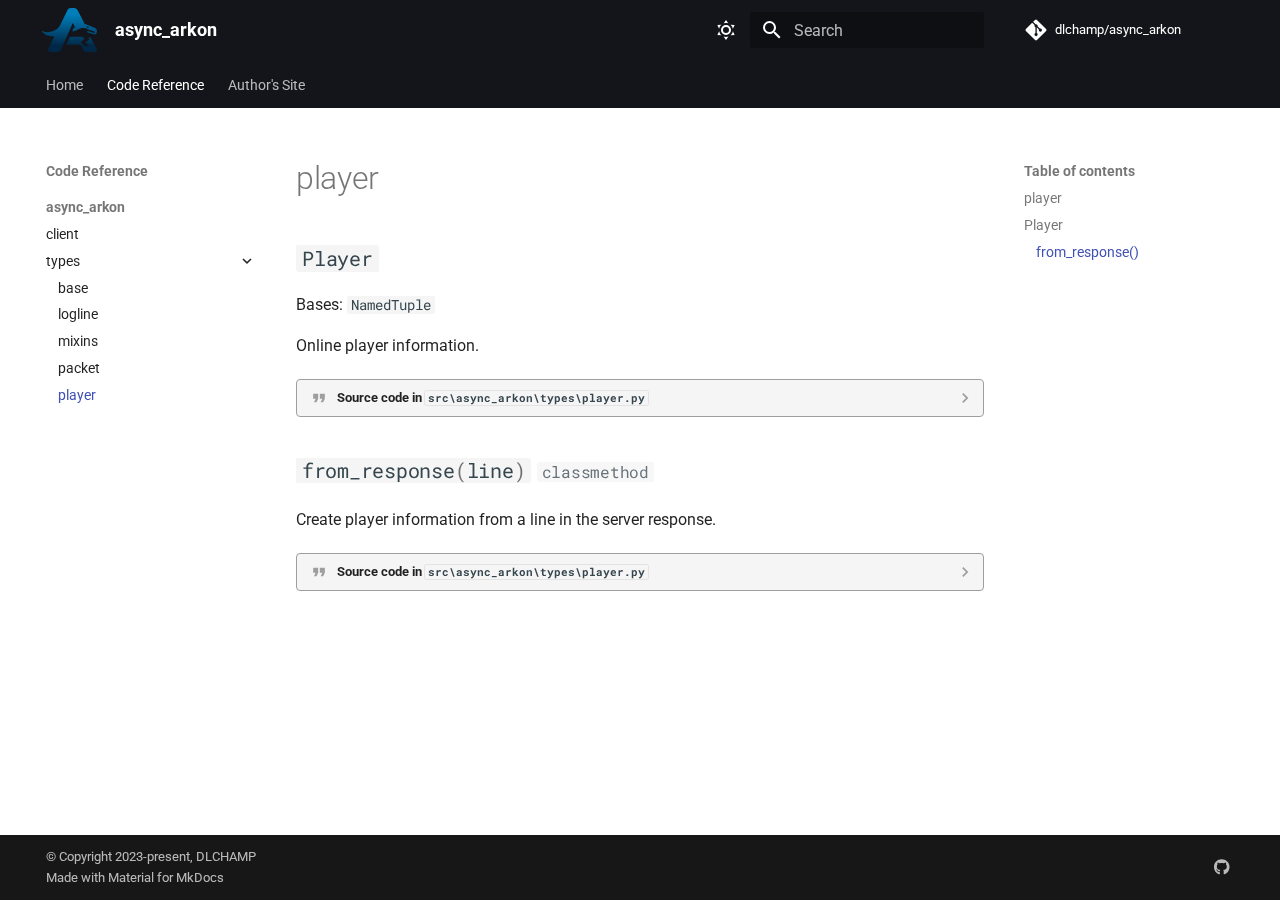
<file: reference/async_arkon/types/player/index.html>
<!doctype html><html lang=en class=no-js> <head><meta charset=utf-8><meta name=viewport content="width=device-width,initial-scale=1"><meta name=description content="A simple async RCON library for Ark. Inspired by https://github.com/scottjones4k/ark_rcon"><link href=https://dlchamp.github.io/async_arkon/reference/async_arkon/types/player/ rel=canonical><link href=../packet/ rel=prev><link rel=icon href=../../../../assets/arkon.svg><meta name=generator content="mkdocs-1.5.3, mkdocs-material-9.5.2"><title>player - async_arkon</title><link rel=stylesheet href=../../../../assets/stylesheets/main.50c56a3b.min.css><link rel=stylesheet href=../../../../assets/stylesheets/palette.06af60db.min.css><link rel=preconnect href=https://fonts.gstatic.com crossorigin><link rel=stylesheet href="https://fonts.googleapis.com/css?family=Roboto:300,300i,400,400i,700,700i%7CRoboto+Mono:400,400i,700,700i&display=fallback"><style>:root{--md-text-font:"Roboto";--md-code-font:"Roboto Mono"}</style><link rel=stylesheet href=../../../../assets/_mkdocstrings.css><link rel=stylesheet href=../../../../assets/logo.css><script>__md_scope=new URL("../../../..",location),__md_hash=e=>[...e].reduce((e,_)=>(e<<5)-e+_.charCodeAt(0),0),__md_get=(e,_=localStorage,t=__md_scope)=>JSON.parse(_.getItem(t.pathname+"."+e)),__md_set=(e,_,t=localStorage,a=__md_scope)=>{try{t.setItem(a.pathname+"."+e,JSON.stringify(_))}catch(e){}}</script></head> <body dir=ltr data-md-color-scheme=default data-md-color-primary=black data-md-color-accent=purple> <input class=md-toggle data-md-toggle=drawer type=checkbox id=__drawer autocomplete=off> <input class=md-toggle data-md-toggle=search type=checkbox id=__search autocomplete=off> <label class=md-overlay for=__drawer></label> <div data-md-component=skip> <a href=#async_arkon.types.player class=md-skip> Skip to content </a> </div> <div data-md-component=announce> </div> <header class=md-header data-md-component=header> <nav class="md-header__inner md-grid" aria-label=Header> <a href=../../../.. title=async_arkon class="md-header__button md-logo" aria-label=async_arkon data-md-component=logo> <img src=../../../../assets/arkon.svg alt=logo> </a> <label class="md-header__button md-icon" for=__drawer> <svg xmlns=http://www.w3.org/2000/svg viewbox="0 0 24 24"><path d="M3 6h18v2H3V6m0 5h18v2H3v-2m0 5h18v2H3v-2Z"/></svg> </label> <div class=md-header__title data-md-component=header-title> <div class=md-header__ellipsis> <div class=md-header__topic> <span class=md-ellipsis> async_arkon </span> </div> <div class=md-header__topic data-md-component=header-topic> <span class=md-ellipsis> player </span> </div> </div> </div> <form class=md-header__option data-md-component=palette> <input class=md-option data-md-color-media="(prefers-color-scheme: light)" data-md-color-scheme=default data-md-color-primary=black data-md-color-accent=purple aria-label="Switch to dark mode" type=radio name=__palette id=__palette_0> <label class="md-header__button md-icon" title="Switch to dark mode" for=__palette_1 hidden> <svg xmlns=http://www.w3.org/2000/svg viewbox="0 0 24 24"><path d="M12 7a5 5 0 0 1 5 5 5 5 0 0 1-5 5 5 5 0 0 1-5-5 5 5 0 0 1 5-5m0 2a3 3 0 0 0-3 3 3 3 0 0 0 3 3 3 3 0 0 0 3-3 3 3 0 0 0-3-3m0-7 2.39 3.42C13.65 5.15 12.84 5 12 5c-.84 0-1.65.15-2.39.42L12 2M3.34 7l4.16-.35A7.2 7.2 0 0 0 5.94 8.5c-.44.74-.69 1.5-.83 2.29L3.34 7m.02 10 1.76-3.77a7.131 7.131 0 0 0 2.38 4.14L3.36 17M20.65 7l-1.77 3.79a7.023 7.023 0 0 0-2.38-4.15l4.15.36m-.01 10-4.14.36c.59-.51 1.12-1.14 1.54-1.86.42-.73.69-1.5.83-2.29L20.64 17M12 22l-2.41-3.44c.74.27 1.55.44 2.41.44.82 0 1.63-.17 2.37-.44L12 22Z"/></svg> </label> <input class=md-option data-md-color-media="(prefers-color-scheme: dark)" data-md-color-scheme=slate data-md-color-primary=black data-md-color-accent=purple aria-label="Switch to light mode" type=radio name=__palette id=__palette_1> <label class="md-header__button md-icon" title="Switch to light mode" for=__palette_0 hidden> <svg xmlns=http://www.w3.org/2000/svg viewbox="0 0 24 24"><path d="m17.75 4.09-2.53 1.94.91 3.06-2.63-1.81-2.63 1.81.91-3.06-2.53-1.94L12.44 4l1.06-3 1.06 3 3.19.09m3.5 6.91-1.64 1.25.59 1.98-1.7-1.17-1.7 1.17.59-1.98L15.75 11l2.06-.05L18.5 9l.69 1.95 2.06.05m-2.28 4.95c.83-.08 1.72 1.1 1.19 1.85-.32.45-.66.87-1.08 1.27C15.17 23 8.84 23 4.94 19.07c-3.91-3.9-3.91-10.24 0-14.14.4-.4.82-.76 1.27-1.08.75-.53 1.93.36 1.85 1.19-.27 2.86.69 5.83 2.89 8.02a9.96 9.96 0 0 0 8.02 2.89m-1.64 2.02a12.08 12.08 0 0 1-7.8-3.47c-2.17-2.19-3.33-5-3.49-7.82-2.81 3.14-2.7 7.96.31 10.98 3.02 3.01 7.84 3.12 10.98.31Z"/></svg> </label> </form> <script>var media,input,key,value,palette=__md_get("__palette");if(palette&&palette.color){"(prefers-color-scheme)"===palette.color.media&&(media=matchMedia("(prefers-color-scheme: light)"),input=document.querySelector(media.matches?"[data-md-color-media='(prefers-color-scheme: light)']":"[data-md-color-media='(prefers-color-scheme: dark)']"),palette.color.media=input.getAttribute("data-md-color-media"),palette.color.scheme=input.getAttribute("data-md-color-scheme"),palette.color.primary=input.getAttribute("data-md-color-primary"),palette.color.accent=input.getAttribute("data-md-color-accent"));for([key,value]of Object.entries(palette.color))document.body.setAttribute("data-md-color-"+key,value)}</script> <label class="md-header__button md-icon" for=__search> <svg xmlns=http://www.w3.org/2000/svg viewbox="0 0 24 24"><path d="M9.5 3A6.5 6.5 0 0 1 16 9.5c0 1.61-.59 3.09-1.56 4.23l.27.27h.79l5 5-1.5 1.5-5-5v-.79l-.27-.27A6.516 6.516 0 0 1 9.5 16 6.5 6.5 0 0 1 3 9.5 6.5 6.5 0 0 1 9.5 3m0 2C7 5 5 7 5 9.5S7 14 9.5 14 14 12 14 9.5 12 5 9.5 5Z"/></svg> </label> <div class=md-search data-md-component=search role=dialog> <label class=md-search__overlay for=__search></label> <div class=md-search__inner role=search> <form class=md-search__form name=search> <input type=text class=md-search__input name=query aria-label=Search placeholder=Search autocapitalize=off autocorrect=off autocomplete=off spellcheck=false data-md-component=search-query required> <label class="md-search__icon md-icon" for=__search> <svg xmlns=http://www.w3.org/2000/svg viewbox="0 0 24 24"><path d="M9.5 3A6.5 6.5 0 0 1 16 9.5c0 1.61-.59 3.09-1.56 4.23l.27.27h.79l5 5-1.5 1.5-5-5v-.79l-.27-.27A6.516 6.516 0 0 1 9.5 16 6.5 6.5 0 0 1 3 9.5 6.5 6.5 0 0 1 9.5 3m0 2C7 5 5 7 5 9.5S7 14 9.5 14 14 12 14 9.5 12 5 9.5 5Z"/></svg> <svg xmlns=http://www.w3.org/2000/svg viewbox="0 0 24 24"><path d="M20 11v2H8l5.5 5.5-1.42 1.42L4.16 12l7.92-7.92L13.5 5.5 8 11h12Z"/></svg> </label> <nav class=md-search__options aria-label=Search> <a href=javascript:void(0) class="md-search__icon md-icon" title=Share aria-label=Share data-clipboard data-clipboard-text data-md-component=search-share tabindex=-1> <svg xmlns=http://www.w3.org/2000/svg viewbox="0 0 24 24"><path d="M18 16.08c-.76 0-1.44.3-1.96.77L8.91 12.7c.05-.23.09-.46.09-.7 0-.24-.04-.47-.09-.7l7.05-4.11c.54.5 1.25.81 2.04.81a3 3 0 0 0 3-3 3 3 0 0 0-3-3 3 3 0 0 0-3 3c0 .24.04.47.09.7L8.04 9.81C7.5 9.31 6.79 9 6 9a3 3 0 0 0-3 3 3 3 0 0 0 3 3c.79 0 1.5-.31 2.04-.81l7.12 4.15c-.05.21-.08.43-.08.66 0 1.61 1.31 2.91 2.92 2.91 1.61 0 2.92-1.3 2.92-2.91A2.92 2.92 0 0 0 18 16.08Z"/></svg> </a> <button type=reset class="md-search__icon md-icon" title=Clear aria-label=Clear tabindex=-1> <svg xmlns=http://www.w3.org/2000/svg viewbox="0 0 24 24"><path d="M19 6.41 17.59 5 12 10.59 6.41 5 5 6.41 10.59 12 5 17.59 6.41 19 12 13.41 17.59 19 19 17.59 13.41 12 19 6.41Z"/></svg> </button> </nav> <div class=md-search__suggest data-md-component=search-suggest></div> </form> <div class=md-search__output> <div class=md-search__scrollwrap data-md-scrollfix> <div class=md-search-result data-md-component=search-result> <div class=md-search-result__meta> Initializing search </div> <ol class=md-search-result__list role=presentation></ol> </div> </div> </div> </div> </div> <div class=md-header__source> <a href=https://github.com/dlchamp/async_arkon title="Go to repository" class=md-source data-md-component=source> <div class="md-source__icon md-icon"> <svg xmlns=http://www.w3.org/2000/svg viewbox="0 0 448 512"><!-- Font Awesome Free 6.5.1 by @fontawesome - https://fontawesome.com License - https://fontawesome.com/license/free (Icons: CC BY 4.0, Fonts: SIL OFL 1.1, Code: MIT License) Copyright 2023 Fonticons, Inc.--><path d="M439.55 236.05 244 40.45a28.87 28.87 0 0 0-40.81 0l-40.66 40.63 51.52 51.52c27.06-9.14 52.68 16.77 43.39 43.68l49.66 49.66c34.23-11.8 61.18 31 35.47 56.69-26.49 26.49-70.21-2.87-56-37.34L240.22 199v121.85c25.3 12.54 22.26 41.85 9.08 55a34.34 34.34 0 0 1-48.55 0c-17.57-17.6-11.07-46.91 11.25-56v-123c-20.8-8.51-24.6-30.74-18.64-45L142.57 101 8.45 235.14a28.86 28.86 0 0 0 0 40.81l195.61 195.6a28.86 28.86 0 0 0 40.8 0l194.69-194.69a28.86 28.86 0 0 0 0-40.81z"/></svg> </div> <div class=md-source__repository> dlchamp/async_arkon </div> </a> </div> </nav> </header> <div class=md-container data-md-component=container> <nav class=md-tabs aria-label=Tabs data-md-component=tabs> <div class=md-grid> <ul class=md-tabs__list> <li class=md-tabs__item> <a href=../../../.. class=md-tabs__link> Home </a> </li> <li class="md-tabs__item md-tabs__item--active"> <a href=../../client/ class=md-tabs__link> Code Reference </a> </li> <li class=md-tabs__item> <a href=https://dlchamp.com class=md-tabs__link> Author's Site </a> </li> </ul> </div> </nav> <main class=md-main data-md-component=main> <div class="md-main__inner md-grid"> <div class="md-sidebar md-sidebar--primary" data-md-component=sidebar data-md-type=navigation> <div class=md-sidebar__scrollwrap> <div class=md-sidebar__inner> <nav class="md-nav md-nav--primary md-nav--lifted" aria-label=Navigation data-md-level=0> <label class=md-nav__title for=__drawer> <a href=../../../.. title=async_arkon class="md-nav__button md-logo" aria-label=async_arkon data-md-component=logo> <img src=../../../../assets/arkon.svg alt=logo> </a> async_arkon </label> <div class=md-nav__source> <a href=https://github.com/dlchamp/async_arkon title="Go to repository" class=md-source data-md-component=source> <div class="md-source__icon md-icon"> <svg xmlns=http://www.w3.org/2000/svg viewbox="0 0 448 512"><!-- Font Awesome Free 6.5.1 by @fontawesome - https://fontawesome.com License - https://fontawesome.com/license/free (Icons: CC BY 4.0, Fonts: SIL OFL 1.1, Code: MIT License) Copyright 2023 Fonticons, Inc.--><path d="M439.55 236.05 244 40.45a28.87 28.87 0 0 0-40.81 0l-40.66 40.63 51.52 51.52c27.06-9.14 52.68 16.77 43.39 43.68l49.66 49.66c34.23-11.8 61.18 31 35.47 56.69-26.49 26.49-70.21-2.87-56-37.34L240.22 199v121.85c25.3 12.54 22.26 41.85 9.08 55a34.34 34.34 0 0 1-48.55 0c-17.57-17.6-11.07-46.91 11.25-56v-123c-20.8-8.51-24.6-30.74-18.64-45L142.57 101 8.45 235.14a28.86 28.86 0 0 0 0 40.81l195.61 195.6a28.86 28.86 0 0 0 40.8 0l194.69-194.69a28.86 28.86 0 0 0 0-40.81z"/></svg> </div> <div class=md-source__repository> dlchamp/async_arkon </div> </a> </div> <ul class=md-nav__list data-md-scrollfix> <li class="md-nav__item md-nav__item--section md-nav__item--nested"> <input class="md-nav__toggle md-toggle " type=checkbox id=__nav_1> <label class=md-nav__link for=__nav_1 id=__nav_1_label tabindex> <span class=md-ellipsis> Home </span> <span class="md-nav__icon md-icon"></span> </label> <nav class=md-nav data-md-level=1 aria-labelledby=__nav_1_label aria-expanded=false> <label class=md-nav__title for=__nav_1> <span class="md-nav__icon md-icon"></span> Home </label> <ul class=md-nav__list data-md-scrollfix> <li class=md-nav__item> <a href=../../../.. class=md-nav__link> <span class=md-ellipsis> Overview </span> </a> </li> <li class=md-nav__item> <a href=../../../../license/ class=md-nav__link> <span class=md-ellipsis> License </span> </a> </li> </ul> </nav> </li> <li class="md-nav__item md-nav__item--active md-nav__item--section md-nav__item--nested"> <input class="md-nav__toggle md-toggle " type=checkbox id=__nav_2 checked> <label class=md-nav__link for=__nav_2 id=__nav_2_label tabindex> <span class=md-ellipsis> Code Reference </span> <span class="md-nav__icon md-icon"></span> </label> <nav class=md-nav data-md-level=1 aria-labelledby=__nav_2_label aria-expanded=true> <label class=md-nav__title for=__nav_2> <span class="md-nav__icon md-icon"></span> Code Reference </label> <ul class=md-nav__list data-md-scrollfix> <li class="md-nav__item md-nav__item--active md-nav__item--section md-nav__item--nested"> <input class="md-nav__toggle md-toggle " type=checkbox id=__nav_2_1 checked> <label class=md-nav__link for=__nav_2_1 id=__nav_2_1_label tabindex> <span class=md-ellipsis> async_arkon </span> <span class="md-nav__icon md-icon"></span> </label> <nav class=md-nav data-md-level=2 aria-labelledby=__nav_2_1_label aria-expanded=true> <label class=md-nav__title for=__nav_2_1> <span class="md-nav__icon md-icon"></span> async_arkon </label> <ul class=md-nav__list data-md-scrollfix> <li class=md-nav__item> <a href=../../client/ class=md-nav__link> <span class=md-ellipsis> client </span> </a> </li> <li class="md-nav__item md-nav__item--active md-nav__item--nested"> <input class="md-nav__toggle md-toggle " type=checkbox id=__nav_2_1_2 checked> <label class=md-nav__link for=__nav_2_1_2 id=__nav_2_1_2_label tabindex=0> <span class=md-ellipsis> types </span> <span class="md-nav__icon md-icon"></span> </label> <nav class=md-nav data-md-level=3 aria-labelledby=__nav_2_1_2_label aria-expanded=true> <label class=md-nav__title for=__nav_2_1_2> <span class="md-nav__icon md-icon"></span> types </label> <ul class=md-nav__list data-md-scrollfix> <li class=md-nav__item> <a href=../base/ class=md-nav__link> <span class=md-ellipsis> base </span> </a> </li> <li class=md-nav__item> <a href=../logline/ class=md-nav__link> <span class=md-ellipsis> logline </span> </a> </li> <li class=md-nav__item> <a href=../mixins/ class=md-nav__link> <span class=md-ellipsis> mixins </span> </a> </li> <li class=md-nav__item> <a href=../packet/ class=md-nav__link> <span class=md-ellipsis> packet </span> </a> </li> <li class="md-nav__item md-nav__item--active"> <input class="md-nav__toggle md-toggle" type=checkbox id=__toc> <label class="md-nav__link md-nav__link--active" for=__toc> <span class=md-ellipsis> player </span> <span class="md-nav__icon md-icon"></span> </label> <a href=./ class="md-nav__link md-nav__link--active"> <span class=md-ellipsis> player </span> </a> <nav class="md-nav md-nav--secondary" aria-label="Table of contents"> <label class=md-nav__title for=__toc> <span class="md-nav__icon md-icon"></span> Table of contents </label> <ul class=md-nav__list data-md-component=toc data-md-scrollfix> <li class=md-nav__item> <a href=#async_arkon.types.player class=md-nav__link> <span class=md-ellipsis> player </span> </a> </li> <li class=md-nav__item> <a href=#async_arkon.types.player.Player class=md-nav__link> <span class=md-ellipsis> Player </span> </a> <nav class=md-nav aria-label=Player> <ul class=md-nav__list> <li class=md-nav__item> <a href=#async_arkon.types.player.Player.from_response class=md-nav__link> <span class=md-ellipsis> from_response() </span> </a> </li> </ul> </nav> </li> </ul> </nav> </li> </ul> </nav> </li> </ul> </nav> </li> </ul> </nav> </li> <li class=md-nav__item> <a href=https://dlchamp.com class=md-nav__link> <span class=md-ellipsis> Author's Site </span> </a> </li> </ul> </nav> </div> </div> </div> <div class="md-sidebar md-sidebar--secondary" data-md-component=sidebar data-md-type=toc> <div class=md-sidebar__scrollwrap> <div class=md-sidebar__inner> <nav class="md-nav md-nav--secondary" aria-label="Table of contents"> <label class=md-nav__title for=__toc> <span class="md-nav__icon md-icon"></span> Table of contents </label> <ul class=md-nav__list data-md-component=toc data-md-scrollfix> <li class=md-nav__item> <a href=#async_arkon.types.player class=md-nav__link> <span class=md-ellipsis> player </span> </a> </li> <li class=md-nav__item> <a href=#async_arkon.types.player.Player class=md-nav__link> <span class=md-ellipsis> Player </span> </a> <nav class=md-nav aria-label=Player> <ul class=md-nav__list> <li class=md-nav__item> <a href=#async_arkon.types.player.Player.from_response class=md-nav__link> <span class=md-ellipsis> from_response() </span> </a> </li> </ul> </nav> </li> </ul> </nav> </div> </div> </div> <div class=md-content data-md-component=content> <article class="md-content__inner md-typeset"> <h1>player</h1> <div class="doc doc-object doc-module"> <a id=async_arkon.types.player></a> <div class="doc doc-contents first"> <div class="doc doc-children"> <div class="doc doc-object doc-class"> <h2 id=async_arkon.types.player.Player class="doc doc-heading"> <code>Player</code> <a href=#async_arkon.types.player.Player class=headerlink title="Permanent link">&para;</a></h2> <div class="doc doc-contents "> <p class="doc doc-class-bases"> Bases: <code><span title="typing.NamedTuple">NamedTuple</span></code></p> <p>Online player information.</p> <details class=quote> <summary>Source code in <code>src\async_arkon\types\player.py</code></summary> <div class=highlight><table class=highlighttable><tr><td class=linenos><div class=linenodiv><pre><span></span><span class=normal> 9</span>
<span class=normal>10</span>
<span class=normal>11</span>
<span class=normal>12</span>
<span class=normal>13</span>
<span class=normal>14</span>
<span class=normal>15</span>
<span class=normal>16</span>
<span class=normal>17</span>
<span class=normal>18</span>
<span class=normal>19</span>
<span class=normal>20</span>
<span class=normal>21</span>
<span class=normal>22</span>
<span class=normal>23</span>
<span class=normal>24</span>
<span class=normal>25</span>
<span class=normal>26</span></pre></div></td><td class=code><div><pre><span></span><code><span class=k>class</span> <span class=nc>Player</span><span class=p>(</span><span class=n>NamedTuple</span><span class=p>):</span>
<span class=w>    </span><span class=sd>&quot;&quot;&quot;Online player information.&quot;&quot;&quot;</span>

    <span class=nb>id</span><span class=p>:</span> <span class=nb>int</span>
    <span class=n>name</span><span class=p>:</span> <span class=nb>str</span>

    <span class=nd>@classmethod</span>
    <span class=k>def</span> <span class=nf>from_response</span><span class=p>(</span><span class=bp>cls</span><span class=p>,</span> <span class=n>line</span><span class=p>:</span> <span class=nb>str</span><span class=p>)</span> <span class=o>-&gt;</span> <span class=n>Self</span><span class=p>:</span>
<span class=w>        </span><span class=sd>&quot;&quot;&quot;Create player information from a line in the server response.&quot;&quot;&quot;</span>
        <span class=n>match</span> <span class=o>=</span> <span class=n>re</span><span class=o>.</span><span class=n>match</span><span class=p>(</span><span class=sa>r</span><span class=s2>&quot;(\d+)\.\s+(.+?),\s+(\d+)&quot;</span><span class=p>,</span> <span class=n>line</span><span class=p>)</span>

        <span class=k>if</span> <span class=ow>not</span> <span class=n>match</span><span class=p>:</span>
            <span class=n>msg</span> <span class=o>=</span> <span class=s2>&quot;Unable to parse online players from response.&quot;</span>
            <span class=k>raise</span> <span class=n>errors</span><span class=o>.</span><span class=n>InvalidPacketStructure</span><span class=p>(</span><span class=n>msg</span><span class=p>)</span>

        <span class=nb>id</span> <span class=o>=</span> <span class=nb>int</span><span class=p>(</span><span class=n>match</span><span class=o>.</span><span class=n>group</span><span class=p>(</span><span class=mi>1</span><span class=p>))</span>
        <span class=n>name</span> <span class=o>=</span> <span class=n>match</span><span class=o>.</span><span class=n>group</span><span class=p>(</span><span class=mi>2</span><span class=p>)</span>
        <span class=k>return</span> <span class=bp>cls</span><span class=p>(</span><span class=nb>id</span><span class=p>,</span> <span class=n>name</span><span class=p>)</span>
</code></pre></div></td></tr></table></div> </details> <div class="doc doc-children"> <div class="doc doc-object doc-function"> <h3 id=async_arkon.types.player.Player.from_response class="doc doc-heading"> <code class="highlight language-python"><span class=n>from_response</span><span class=p>(</span><span class=n>line</span><span class=p>)</span></code> <span class="doc doc-labels"> <small class="doc doc-label doc-label-classmethod"><code>classmethod</code></small> </span> <a href=#async_arkon.types.player.Player.from_response class=headerlink title="Permanent link">&para;</a></h3> <div class="doc doc-contents "> <p>Create player information from a line in the server response.</p> <details class=quote> <summary>Source code in <code>src\async_arkon\types\player.py</code></summary> <div class=highlight><table class=highlighttable><tr><td class=linenos><div class=linenodiv><pre><span></span><span class=normal>15</span>
<span class=normal>16</span>
<span class=normal>17</span>
<span class=normal>18</span>
<span class=normal>19</span>
<span class=normal>20</span>
<span class=normal>21</span>
<span class=normal>22</span>
<span class=normal>23</span>
<span class=normal>24</span>
<span class=normal>25</span>
<span class=normal>26</span></pre></div></td><td class=code><div><pre><span></span><code><span class=nd>@classmethod</span>
<span class=k>def</span> <span class=nf>from_response</span><span class=p>(</span><span class=bp>cls</span><span class=p>,</span> <span class=n>line</span><span class=p>:</span> <span class=nb>str</span><span class=p>)</span> <span class=o>-&gt;</span> <span class=n>Self</span><span class=p>:</span>
<span class=w>    </span><span class=sd>&quot;&quot;&quot;Create player information from a line in the server response.&quot;&quot;&quot;</span>
    <span class=n>match</span> <span class=o>=</span> <span class=n>re</span><span class=o>.</span><span class=n>match</span><span class=p>(</span><span class=sa>r</span><span class=s2>&quot;(\d+)\.\s+(.+?),\s+(\d+)&quot;</span><span class=p>,</span> <span class=n>line</span><span class=p>)</span>

    <span class=k>if</span> <span class=ow>not</span> <span class=n>match</span><span class=p>:</span>
        <span class=n>msg</span> <span class=o>=</span> <span class=s2>&quot;Unable to parse online players from response.&quot;</span>
        <span class=k>raise</span> <span class=n>errors</span><span class=o>.</span><span class=n>InvalidPacketStructure</span><span class=p>(</span><span class=n>msg</span><span class=p>)</span>

    <span class=nb>id</span> <span class=o>=</span> <span class=nb>int</span><span class=p>(</span><span class=n>match</span><span class=o>.</span><span class=n>group</span><span class=p>(</span><span class=mi>1</span><span class=p>))</span>
    <span class=n>name</span> <span class=o>=</span> <span class=n>match</span><span class=o>.</span><span class=n>group</span><span class=p>(</span><span class=mi>2</span><span class=p>)</span>
    <span class=k>return</span> <span class=bp>cls</span><span class=p>(</span><span class=nb>id</span><span class=p>,</span> <span class=n>name</span><span class=p>)</span>
</code></pre></div></td></tr></table></div> </details> </div> </div> </div> </div> </div> </div> </div> </div> </article> </div> <script>var target=document.getElementById(location.hash.slice(1));target&&target.name&&(target.checked=target.name.startsWith("__tabbed_"))</script> </div> <button type=button class="md-top md-icon" data-md-component=top hidden> <svg xmlns=http://www.w3.org/2000/svg viewbox="0 0 24 24"><path d="M13 20h-2V8l-5.5 5.5-1.42-1.42L12 4.16l7.92 7.92-1.42 1.42L13 8v12Z"/></svg> Back to top </button> </main> <footer class=md-footer> <div class="md-footer-meta md-typeset"> <div class="md-footer-meta__inner md-grid"> <div class=md-copyright> <div class=md-copyright__highlight> &copy; Copyright 2023-present, <a href=https://github.com/DLCHAMP>DLCHAMP </div> Made with <a href=https://squidfunk.github.io/mkdocs-material/ target=_blank rel=noopener> Material for MkDocs </a> </div> <div class=md-social> <a href=https://github.com/dlchamp target=_blank rel=noopener title=github.com class=md-social__link> <svg xmlns=http://www.w3.org/2000/svg viewbox="0 0 496 512"><!-- Font Awesome Free 6.5.1 by @fontawesome - https://fontawesome.com License - https://fontawesome.com/license/free (Icons: CC BY 4.0, Fonts: SIL OFL 1.1, Code: MIT License) Copyright 2023 Fonticons, Inc.--><path d="M165.9 397.4c0 2-2.3 3.6-5.2 3.6-3.3.3-5.6-1.3-5.6-3.6 0-2 2.3-3.6 5.2-3.6 3-.3 5.6 1.3 5.6 3.6zm-31.1-4.5c-.7 2 1.3 4.3 4.3 4.9 2.6 1 5.6 0 6.2-2s-1.3-4.3-4.3-5.2c-2.6-.7-5.5.3-6.2 2.3zm44.2-1.7c-2.9.7-4.9 2.6-4.6 4.9.3 2 2.9 3.3 5.9 2.6 2.9-.7 4.9-2.6 4.6-4.6-.3-1.9-3-3.2-5.9-2.9zM244.8 8C106.1 8 0 113.3 0 252c0 110.9 69.8 205.8 169.5 239.2 12.8 2.3 17.3-5.6 17.3-12.1 0-6.2-.3-40.4-.3-61.4 0 0-70 15-84.7-29.8 0 0-11.4-29.1-27.8-36.6 0 0-22.9-15.7 1.6-15.4 0 0 24.9 2 38.6 25.8 21.9 38.6 58.6 27.5 72.9 20.9 2.3-16 8.8-27.1 16-33.7-55.9-6.2-112.3-14.3-112.3-110.5 0-27.5 7.6-41.3 23.6-58.9-2.6-6.5-11.1-33.3 2.6-67.9 20.9-6.5 69 27 69 27 20-5.6 41.5-8.5 62.8-8.5s42.8 2.9 62.8 8.5c0 0 48.1-33.6 69-27 13.7 34.7 5.2 61.4 2.6 67.9 16 17.7 25.8 31.5 25.8 58.9 0 96.5-58.9 104.2-114.8 110.5 9.2 7.9 17 22.9 17 46.4 0 33.7-.3 75.4-.3 83.6 0 6.5 4.6 14.4 17.3 12.1C428.2 457.8 496 362.9 496 252 496 113.3 383.5 8 244.8 8zM97.2 352.9c-1.3 1-1 3.3.7 5.2 1.6 1.6 3.9 2.3 5.2 1 1.3-1 1-3.3-.7-5.2-1.6-1.6-3.9-2.3-5.2-1zm-10.8-8.1c-.7 1.3.3 2.9 2.3 3.9 1.6 1 3.6.7 4.3-.7.7-1.3-.3-2.9-2.3-3.9-2-.6-3.6-.3-4.3.7zm32.4 35.6c-1.6 1.3-1 4.3 1.3 6.2 2.3 2.3 5.2 2.6 6.5 1 1.3-1.3.7-4.3-1.3-6.2-2.2-2.3-5.2-2.6-6.5-1zm-11.4-14.7c-1.6 1-1.6 3.6 0 5.9 1.6 2.3 4.3 3.3 5.6 2.3 1.6-1.3 1.6-3.9 0-6.2-1.4-2.3-4-3.3-5.6-2z"/></svg> </a> </div> </div> </div> </footer> </div> <div class=md-dialog data-md-component=dialog> <div class="md-dialog__inner md-typeset"></div> </div> <script id=__config type=application/json>{"base": "../../../..", "features": ["content.code.copy", "navigation.sections", "navigation.tabs", "navigation.top", "search.share", "search.suggest"], "search": "../../../../assets/javascripts/workers/search.f886a092.min.js", "translations": {"clipboard.copied": "Copied to clipboard", "clipboard.copy": "Copy to clipboard", "search.result.more.one": "1 more on this page", "search.result.more.other": "# more on this page", "search.result.none": "No matching documents", "search.result.one": "1 matching document", "search.result.other": "# matching documents", "search.result.placeholder": "Type to start searching", "search.result.term.missing": "Missing", "select.version": "Select version"}}</script> <script src=../../../../assets/javascripts/bundle.d7c377c4.min.js></script> </body> </html>
</file>
